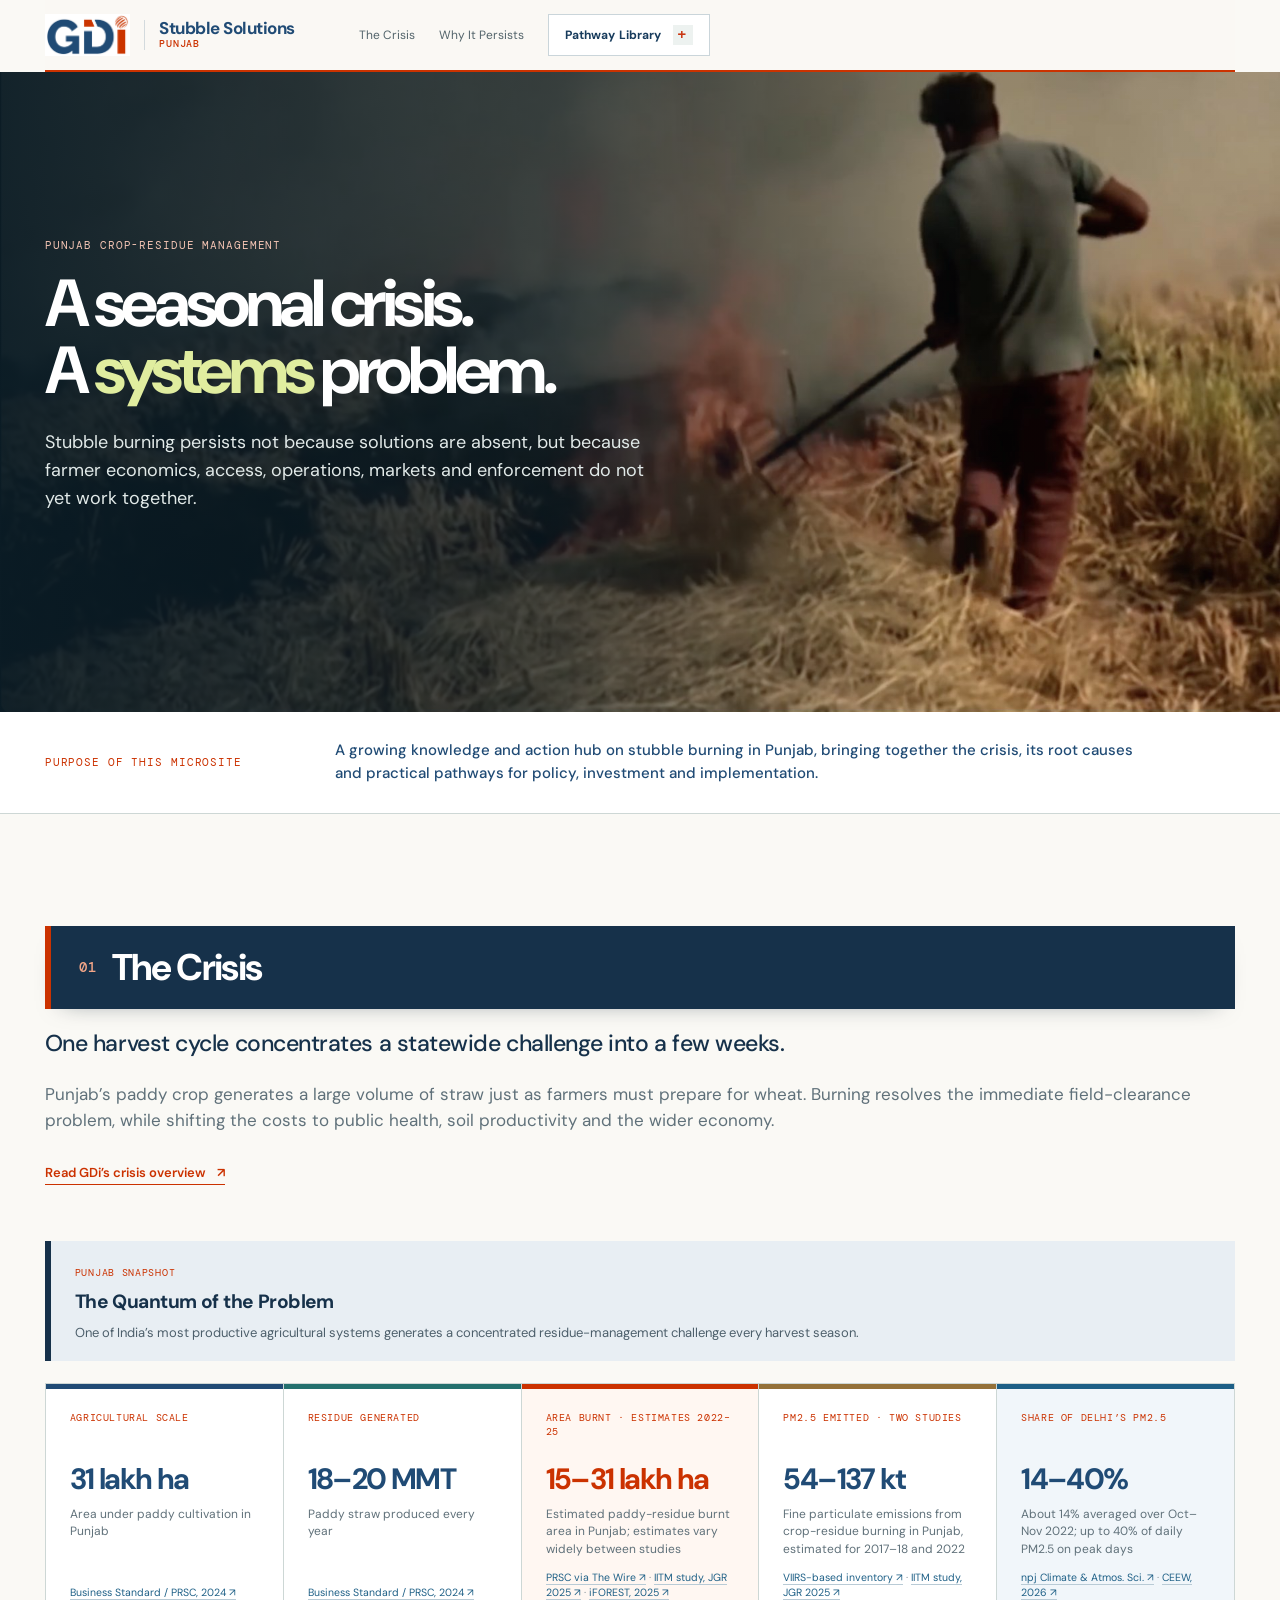
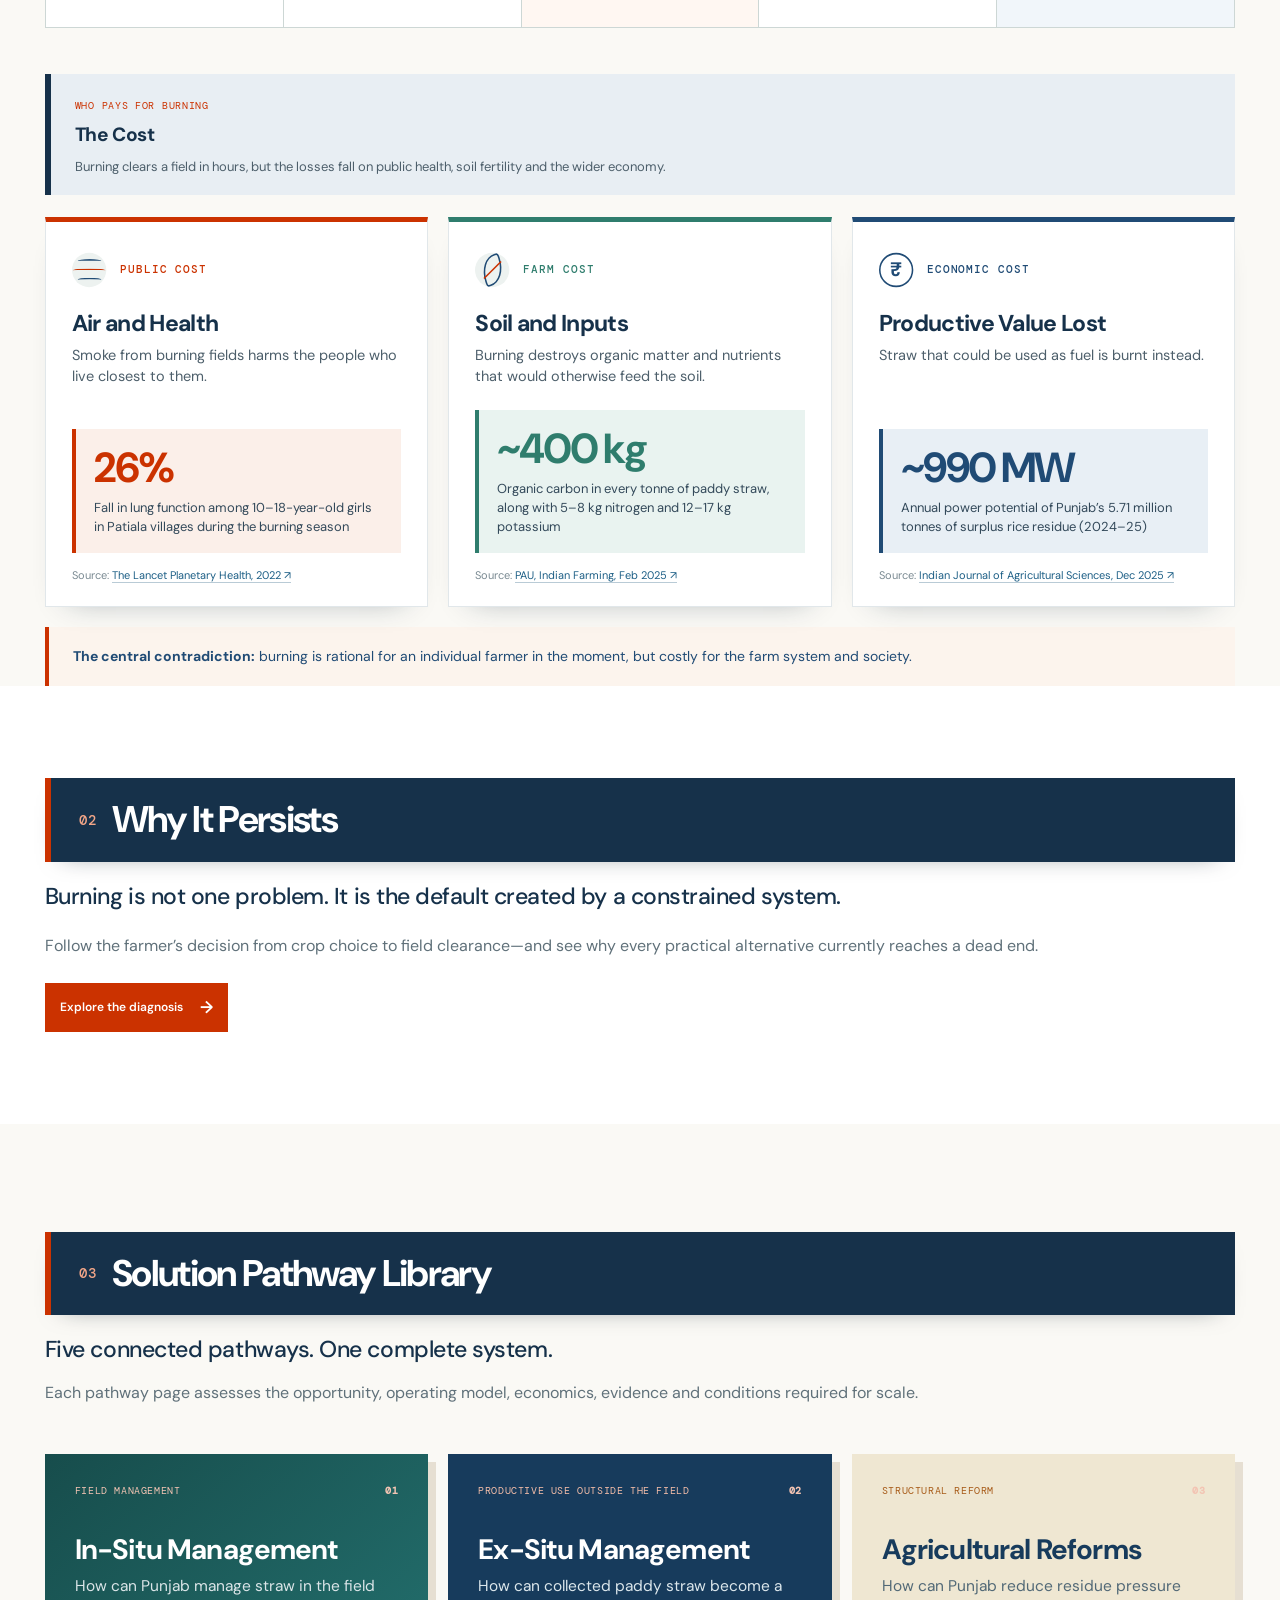
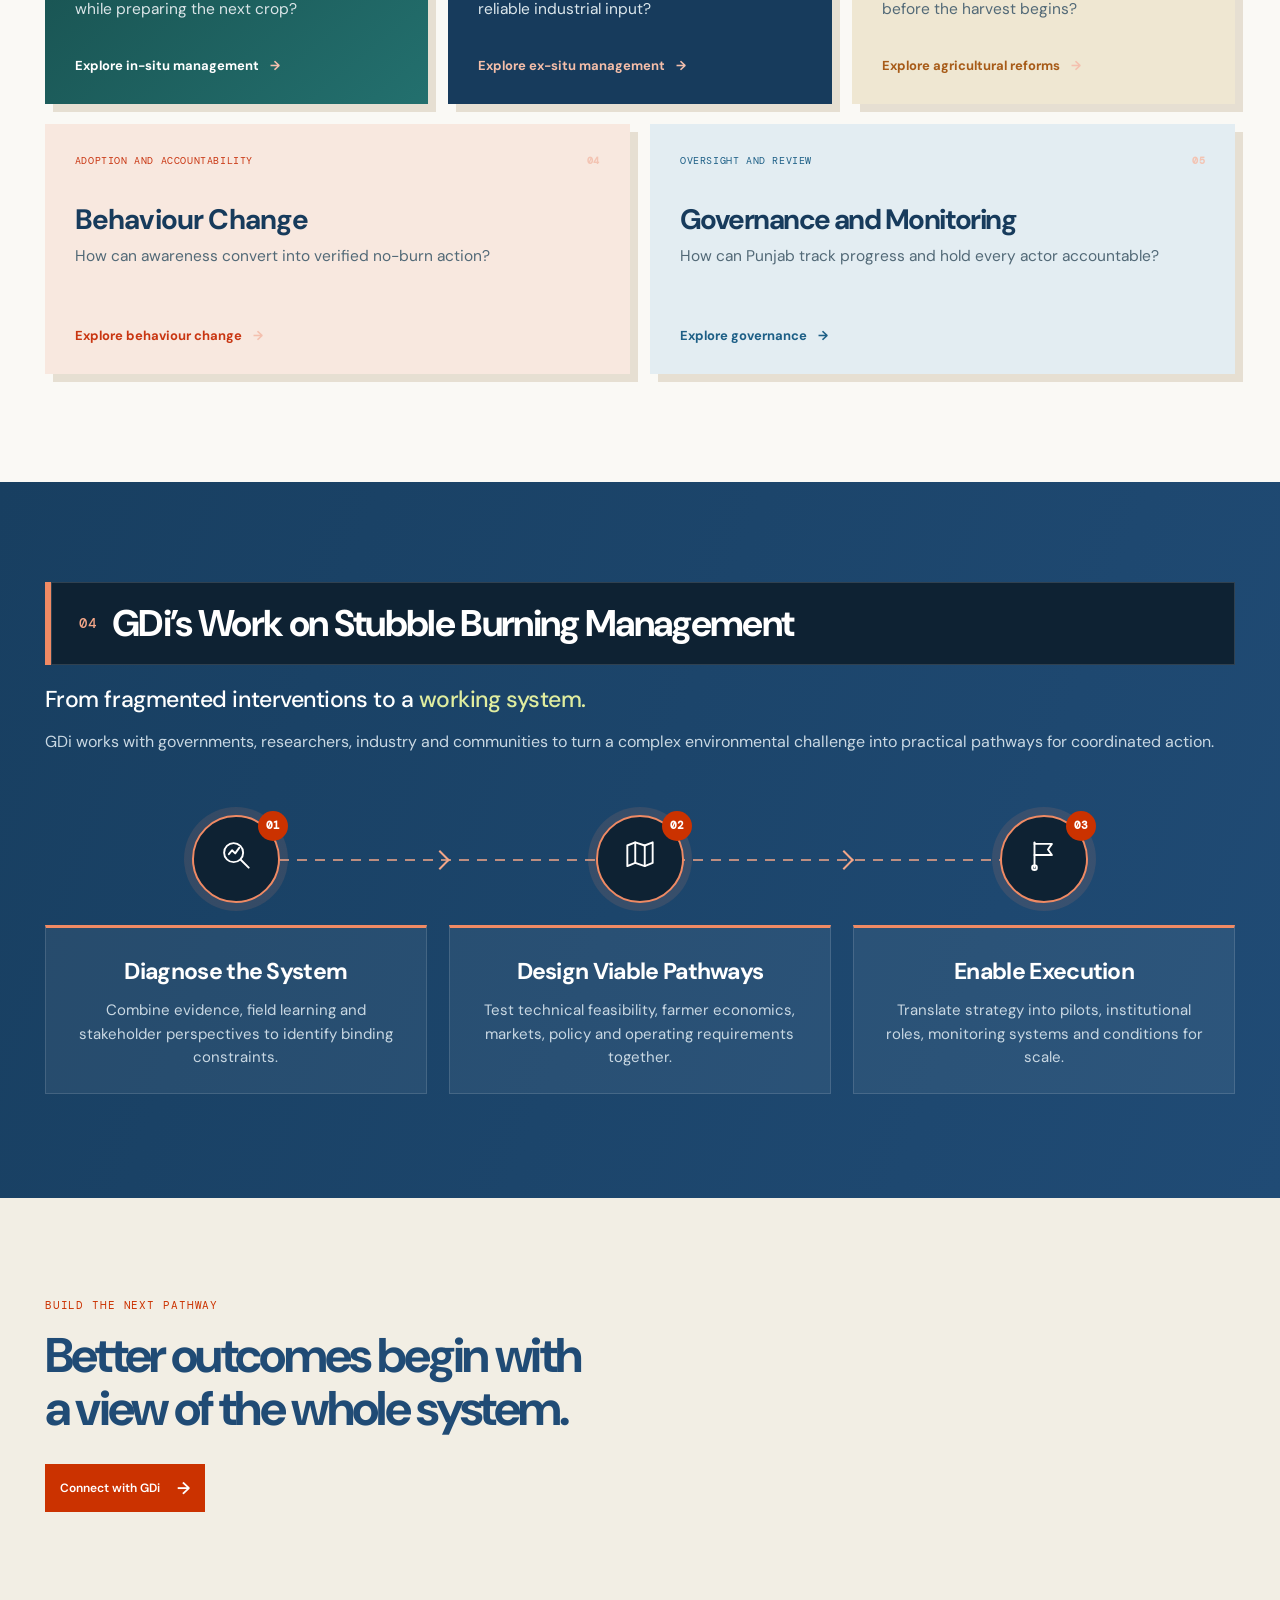
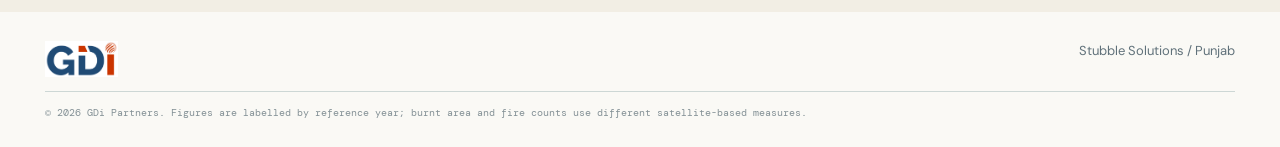
<file: index.html>
<!doctype html>
<html lang="en">
  <head>
    <!-- Google tag (gtag.js) -->
    <script async src="https://www.googletagmanager.com/gtag/js?id=G-KE79TGJ0NB"></script>
    <script>
      window.dataLayer = window.dataLayer || [];
      function gtag(){dataLayer.push(arguments);}
      gtag('js', new Date());
      gtag('config', 'G-KE79TGJ0NB');
    </script>
    <meta charset="UTF-8" />
    <meta name="viewport" content="width=device-width, initial-scale=1.0" />
    <meta name="description" content="A systems framework for crop-residue management in Punjab, from immediate alternatives to long-term agricultural reform." />
    <title>Stubble Burning Solutions | Punjab</title>
    <link rel="preconnect" href="https://fonts.googleapis.com" />
    <link rel="preconnect" href="https://fonts.gstatic.com" crossorigin />
    <link href="https://fonts.googleapis.com/css2?family=DM+Mono:wght@400;500&family=DM+Sans:opsz,wght@9..40,400;9..40,500;9..40,600;9..40,700&display=swap" rel="stylesheet" />
    <link rel="stylesheet" href="home.css" />
    <link rel="stylesheet" href="logo.css" />
    <link rel="stylesheet" href="hierarchy.css?v=20261125-1830" />
  <script src="pathway-nav.js?v=20261125-1740" defer></script></head>
  <body>
    <header class="topbar">
      <a href="#top" class="wordmark logo-link" aria-label="GDi Partners home"><img src="assets/gdi-logo.jpg" alt="GDi" /><span class="site-name"><b>Stubble Solutions</b><small>Punjab</small></span></a>
      <nav aria-label="Primary navigation"><a href="#why">The Crisis</a><a href="why-it-persists.html">Why It Persists</a><a href="#pathways">Pathway Library</a></nav>
      <a class="top-cta" href="#pathways">Explore pathways <span>↓</span></a>
    </header>

    <main id="top">
      <section class="hero">
        <img src="assets/stubble-burning-field.jpg" alt="A farmer tending a burning paddy-stubble field in Punjab" />
        <div class="shade"></div>
        <div class="hero-copy container">
          <p class="kicker light">Punjab crop-residue management</p>
          <h1>A seasonal crisis.<br />A <em>systems</em> problem.</h1>
          <p>Stubble burning persists not because solutions are absent, but because farmer economics, access, operations, markets and enforcement do not yet work together.</p>
        </div>
      </section>

      <section class="purpose" aria-labelledby="purpose-title">
        <div class="container purpose-grid">
          <p class="kicker" id="purpose-title">Purpose of this microsite</p>
          <p>A growing knowledge and action hub on stubble burning in Punjab, bringing together the crisis, its root causes and practical pathways for policy, investment and implementation.</p>
        </div>
      </section>

      <section id="why" class="why-section">
        <div class="container why-grid">
          <div class="why-heading"><p class="kicker section-title"><span class="section-num">01</span><span class="section-name">The Crisis</span></p><h2>One harvest cycle concentrates a statewide challenge into a few weeks.</h2></div>
          <div class="why-copy"><p>Punjab’s paddy crop generates a large volume of straw just as farmers must prepare for wheat. Burning resolves the immediate field-clearance problem, while shifting the costs to public health, soil productivity and the wider economy.</p><a class="underlink" href="https://www.gdipartners.in/blogs/understanding-the-crisis-and-pathways-to-address-stubble-burning-in-india" target="_blank" rel="noreferrer">Read GDi’s crisis overview <span>↗</span></a></div>
        </div>
        <div class="container crisis-visual" aria-label="Punjab's stubble-burning challenge in numbers">
          <div class="numbers-heading">
            <div><span>Punjab snapshot</span><h3>The Quantum of the Problem</h3></div>
            <p>One of India’s most productive agricultural systems generates a concentrated residue-management challenge every harvest season.</p>
          </div>
          <div class="punjab-numbers q5"><article class=""><span>Agricultural scale</span><strong>31 lakh ha</strong><p>Area under paddy cultivation in Punjab</p><p class="q-src"><a href="https://business-standard.com/industry/agriculture/punjab-reports-219-fresh-farm-fires-bringing-season-s-total-to-2-356-124102901507_1.html" target="_blank" rel="noopener">Business Standard / PRSC, 2024 ↗</a></p></article><article class=""><span>Residue generated</span><strong>18–20 MMT</strong><p>Paddy straw produced every year</p><p class="q-src"><a href="https://business-standard.com/industry/agriculture/punjab-reports-219-fresh-farm-fires-bringing-season-s-total-to-2-356-124102901507_1.html" target="_blank" rel="noopener">Business Standard / PRSC, 2024 ↗</a></p></article><article class="burnt-area"><span>Area burnt · estimates 2022–25</span><strong>15–31 lakh ha</strong><p>Estimated paddy-residue burnt area in Punjab; estimates vary widely between studies</p><p class="q-src"><a href="https://m.thewire.in/article/environment/punjab-stubble-fire-area/amp" target="_blank" rel="noopener">PRSC via The Wire ↗</a> · <a href="https://modis.gsfc.nasa.gov/sci_team/pubs/abstract_new.php?id=70750" target="_blank" rel="noopener">IITM study, JGR 2025 ↗</a> · <a href="https://www.tribuneindia.com/news/delhi/satellites-miss-majority-of-stubble-fires-delhi-air-pollution-underestimated-report" target="_blank" rel="noopener">iFOREST, 2025 ↗</a></p></article><article class=""><span>PM2.5 emitted · two studies</span><strong>54–137 kt</strong><p>Fine particulate emissions from crop-residue burning in Punjab, estimated for 2017–18 and 2022</p><p class="q-src"><a href="https://www.sciencedirect.com/science/article/abs/pii/S0269749120334485" target="_blank" rel="noopener">VIIRS-based inventory ↗</a> · <a href="https://modis.gsfc.nasa.gov/sci_team/pubs/abstract_new.php?id=70750" target="_blank" rel="noopener">IITM study, JGR 2025 ↗</a></p></article><article class="air-share"><span>Share of Delhi’s PM2.5</span><strong>14–40%</strong><p>About 14% averaged over Oct–Nov 2022; up to 40% of daily PM2.5 on peak days</p><p class="q-src"><a href="https://www.nature.com/articles/s41612-025-00901-8" target="_blank" rel="noopener">npj Climate & Atmos. Sci. ↗</a> · <a href="https://www.ceew.in/sites/default/files/ceew-stubble-studies-press-release-final.pdf" target="_blank" rel="noopener">CEEW, 2026 ↗</a></p></article></div>
          <div class="numbers-heading cost-heading">
            <div><span>Who pays for burning</span><h3>The Cost</h3></div>
            <p>Burning clears a field in hours, but the losses fall on public health, soil fertility and the wider economy.</p>
          </div>
          <div class="cost-cards">
            <article class="cost-card cost-public">
              <div class="cost-top"><div class="impact-icon air-icon"><i></i><i></i><i></i></div><span>Public cost</span></div>
              <h3>Air and Health</h3>
              <p class="cost-line">Smoke from burning fields harms the people who live closest to them.</p>
              <div class="cost-figure"><strong>26%</strong><p>Fall in lung function among 10–18-year-old girls in Patiala villages during the burning season</p></div>
              <p class="cost-source">Source: <a href="https://www.teriin.org/sites/default/files/2023-09/1694685266Uttreja%20et%20al.%20%282022%29-The%20Lancet%20Planetary%20Health.pdf" target="_blank" rel="noopener">The Lancet Planetary Health, 2022 ↗</a></p>
            </article>
            <article class="cost-card cost-farm">
              <div class="cost-top"><div class="impact-icon soil-icon"><i></i></div><span>Farm cost</span></div>
              <h3>Soil and Inputs</h3>
              <p class="cost-line">Burning destroys organic matter and nutrients that would otherwise feed the soil.</p>
              <div class="cost-figure"><strong>~400 kg</strong><p>Organic carbon in every tonne of paddy straw, along with 5–8 kg nitrogen and 12–17 kg potassium</p></div>
              <p class="cost-source">Source: <a href="https://epubs.icar.org.in/index.php/IndFarm/article/view/150489" target="_blank" rel="noopener">PAU, Indian Farming, Feb 2025 ↗</a></p>
            </article>
            <article class="cost-card cost-economic">
              <div class="cost-top"><div class="impact-icon value-icon">₹</div><span>Economic cost</span></div>
              <h3>Productive Value Lost</h3>
              <p class="cost-line">Straw that could be used as fuel is burnt instead.</p>
              <div class="cost-figure"><strong>~990 MW</strong><p>Annual power potential of Punjab’s 5.71 million tonnes of surplus rice residue (2024–25)</p></div>
              <p class="cost-source">Source: <a href="https://epubs.icar.org.in/index.php/IJAgS/article/download/161856/64876/513252" target="_blank" rel="noopener">Indian Journal of Agricultural Sciences, Dec 2025 ↗</a></p>
            </article>
          </div>
          <p class="crisis-caption"><b>The central contradiction:</b> burning is rational for an individual farmer in the moment, but costly for the farm system and society.</p>
        </div>
      </section>

      <section class="diagnosis-teaser">
        <div class="container diagnosis-grid">
          <div><p class="kicker section-title"><span class="section-num">02</span><span class="section-name">Why It Persists</span></p><h2>Burning is not one problem. It is the default created by a constrained system.</h2></div>
          <div><p>Follow the farmer’s decision from crop choice to field clearance—and see why every practical alternative currently reaches a dead end.</p><a class="button" href="why-it-persists.html">Explore the diagnosis <span>→</span></a></div>
        </div>
      </section>

      <section id="pathways" class="pathways-section">
        <div class="container pathways-grid pathways-expanded">
          <div><p class="kicker section-title"><span class="section-num">03</span><span class="section-name">Solution Pathway Library</span></p><h2>Five connected pathways. One complete system.</h2><p>Each pathway page assesses the opportunity, operating model, economics, evidence and conditions required for scale.</p></div>
          <a class="biochar-feature insitu-feature" href="in-situ.html"><div class="feature-label"><span>Field management</span><b>01</b></div><h3>In-Situ Management</h3><p>How can Punjab manage straw in the field while preparing the next crop?</p><strong>Explore in-situ management <em>→</em></strong></a>
          <a class="biochar-feature exsitu-feature" href="ex-situ.html"><div class="feature-label"><span>Productive use outside the field</span><b>02</b></div><h3>Ex-Situ Management</h3><p>How can collected paddy straw become a reliable industrial input?</p><strong>Explore ex-situ management <em>→</em></strong></a>
          <a class="biochar-feature reform-feature" href="agri-reforms.html"><div class="feature-label"><span>Structural reform</span><b>03</b></div><h3>Agricultural Reforms</h3><p>How can Punjab reduce residue pressure before the harvest begins?</p><strong>Explore agricultural reforms <em>→</em></strong></a>
          <a class="biochar-feature behaviour-feature" href="behaviour-change.html"><div class="feature-label"><span>Adoption and accountability</span><b>04</b></div><h3>Behaviour Change</h3><p>How can awareness convert into verified no-burn action?</p><strong>Explore behaviour change <em>→</em></strong></a>
          <a class="biochar-feature governance-feature" href="review-and-monitoring.html"><div class="feature-label"><span>Oversight and review</span><b>05</b></div><h3>Governance and Monitoring</h3><p>How can Punjab track progress and hold every actor accountable?</p><strong>Explore governance <em>→</em></strong></a>
        </div>
      </section>

      <section id="work" class="work"><div class="container gw">
        <div class="gw-head"><p class="kicker light section-title on-dark"><span class="section-num">04</span><span class="section-name">GDi’s Work on Stubble Burning Management</span></p><h2>From fragmented interventions to a <em>working system.</em></h2><p>GDi works with governments, researchers, industry and communities to turn a complex environmental challenge into practical pathways for coordinated action.</p></div>
        <ol class="gw-flow"><li class="gw-step"><div class="gw-node"><span class="gw-num">01</span><div class="gw-icon"><svg viewBox="0 0 48 48" aria-hidden="true"><circle cx="21" cy="21" r="12"/><path d="M30 30l10 10"/><path d="M15 23l4-5 4 4 5-7"/></svg></div></div><div class="gw-body"><h3>Diagnose the System</h3><p>Combine evidence, field learning and stakeholder perspectives to identify binding constraints.</p></div></li><li class="gw-step"><div class="gw-node"><span class="gw-num">02</span><div class="gw-icon"><svg viewBox="0 0 48 48" aria-hidden="true"><path d="M8 38V12l10-4 12 4 10-4v26l-10 4-12-4z"/><path d="M18 8v26M30 12v26"/></svg></div></div><div class="gw-body"><h3>Design Viable Pathways</h3><p>Test technical feasibility, farmer economics, markets, policy and operating requirements together.</p></div></li><li class="gw-step"><div class="gw-node"><span class="gw-num">03</span><div class="gw-icon"><svg viewBox="0 0 48 48" aria-hidden="true"><path d="M12 40V8"/><path d="M12 10h22l-5 7 5 7H12"/><circle cx="12" cy="40" r="3"/></svg></div></div><div class="gw-body"><h3>Enable Execution</h3><p>Translate strategy into pilots, institutional roles, monitoring systems and conditions for scale.</p></div></li></ol>
      </div></section>
      <section id="contact" class="contact"><div class="container"><p class="kicker">Build the next pathway</p><h2>Better outcomes begin with<br />a view of the whole system.</h2><a class="button" href="mailto:ankit@gdipartners.in">Connect with GDi <span>→</span></a></div></section>
    </main>
    <footer class="container"><a class="wordmark logo-link footer-logo" href="#top" aria-label="GDi Partners home"><img src="assets/gdi-logo.jpg" alt="GDi" /></a><p>Stubble Solutions / Punjab</p><small>© 2026 GDi Partners. Figures are labelled by reference year; burnt area and fire counts use different satellite-based measures.</small></footer>
  </body>
</html>
</file>
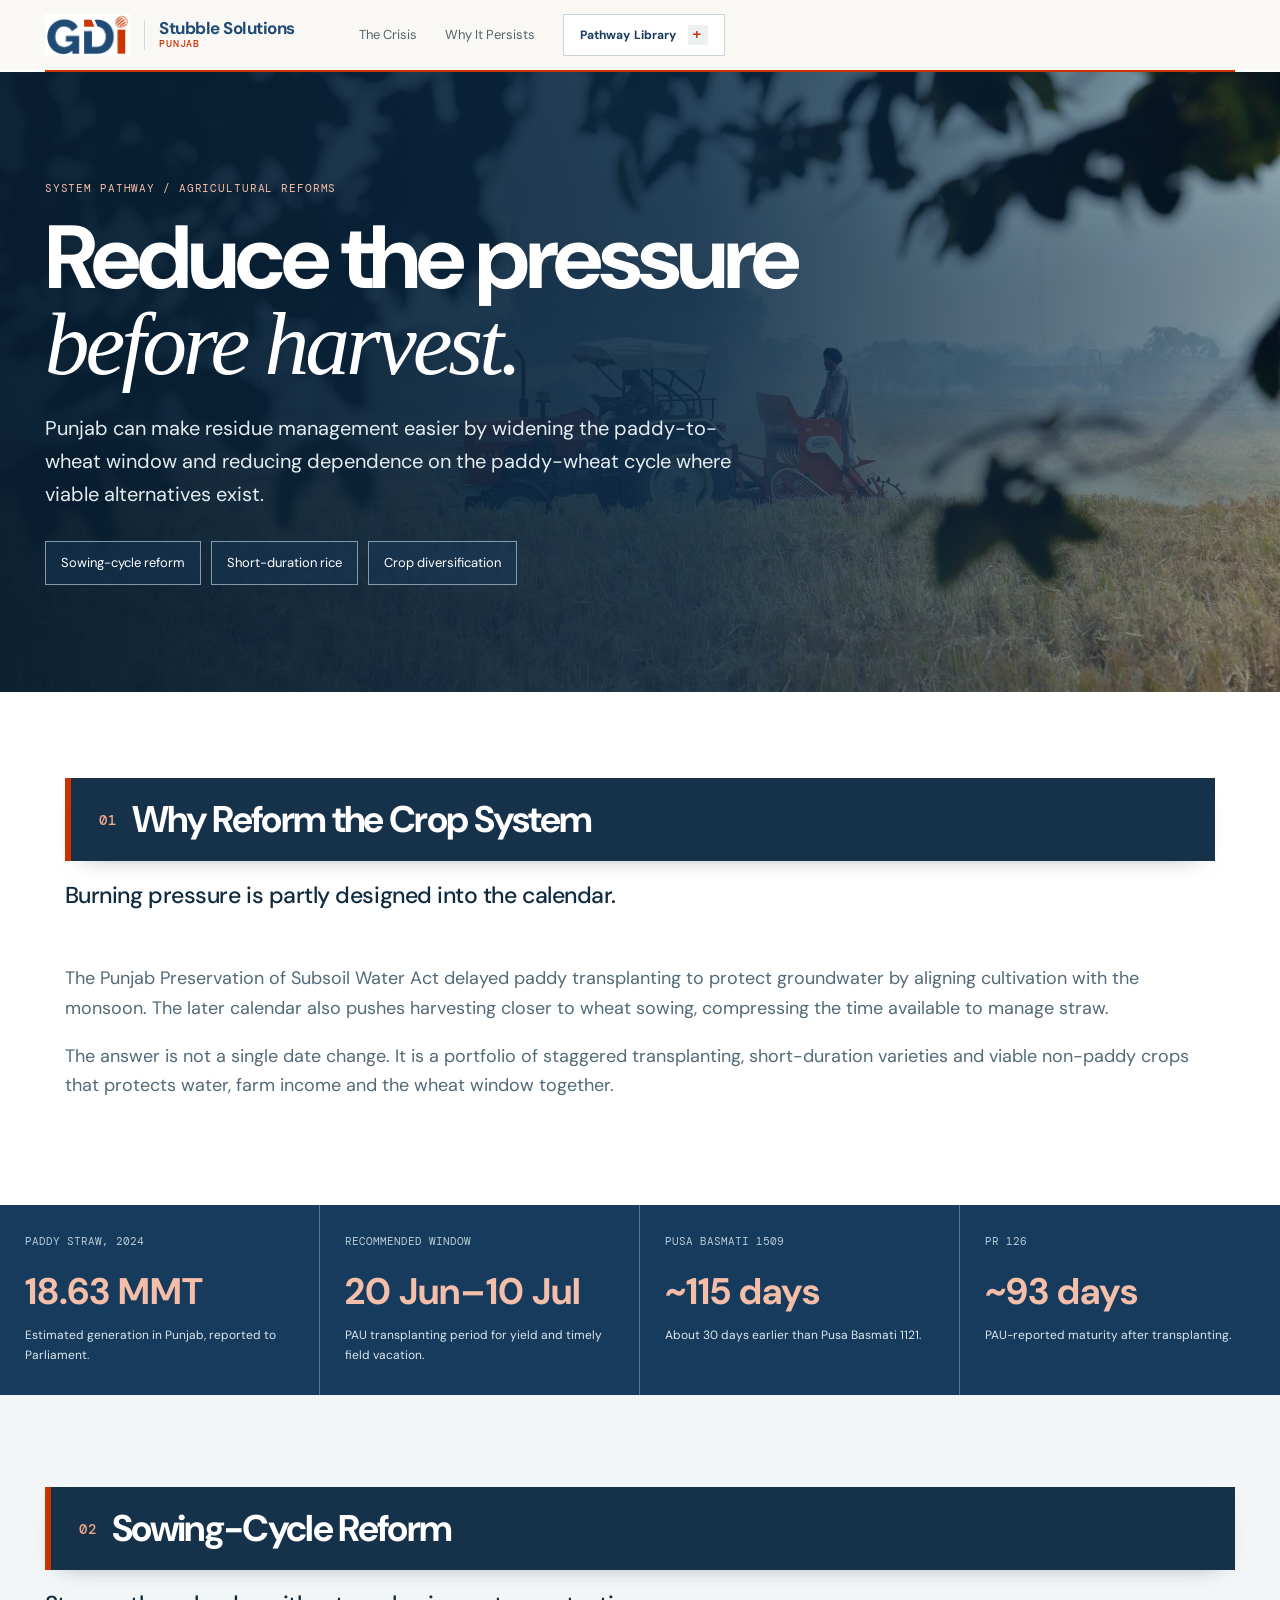
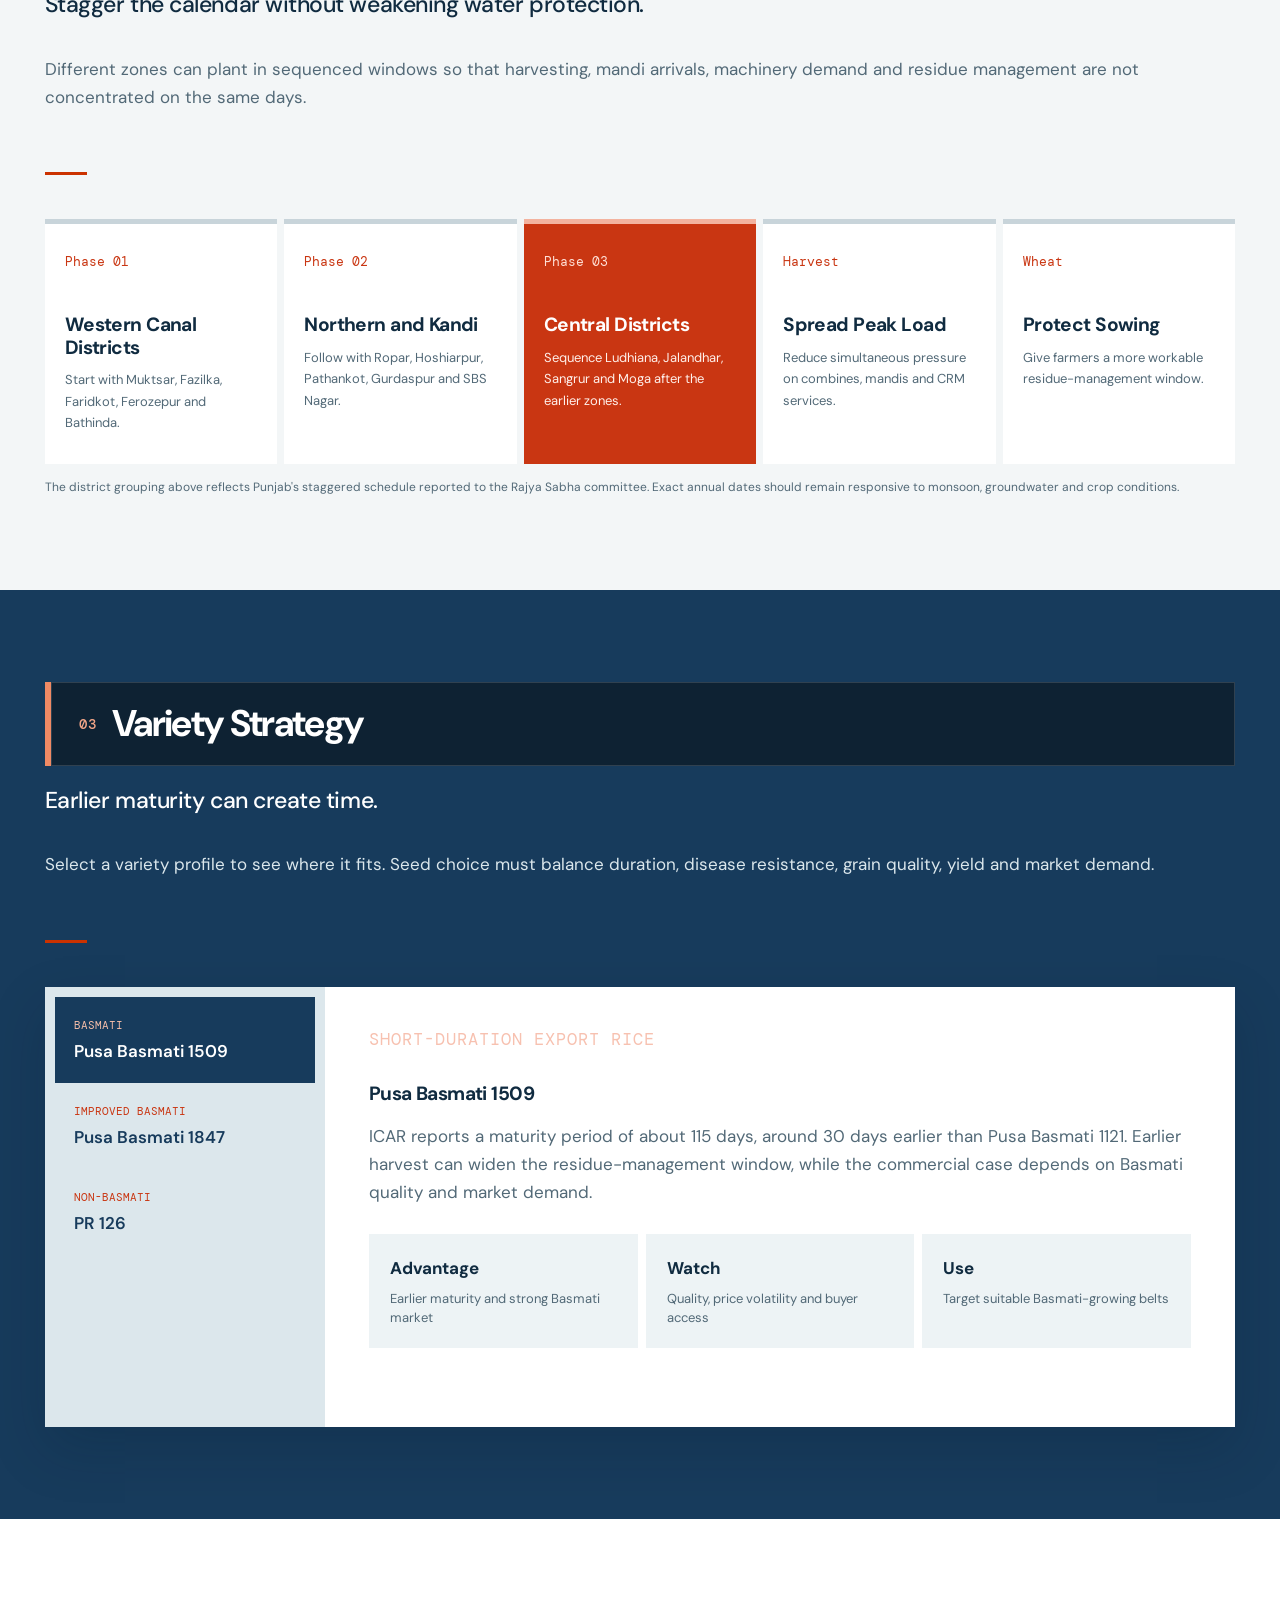
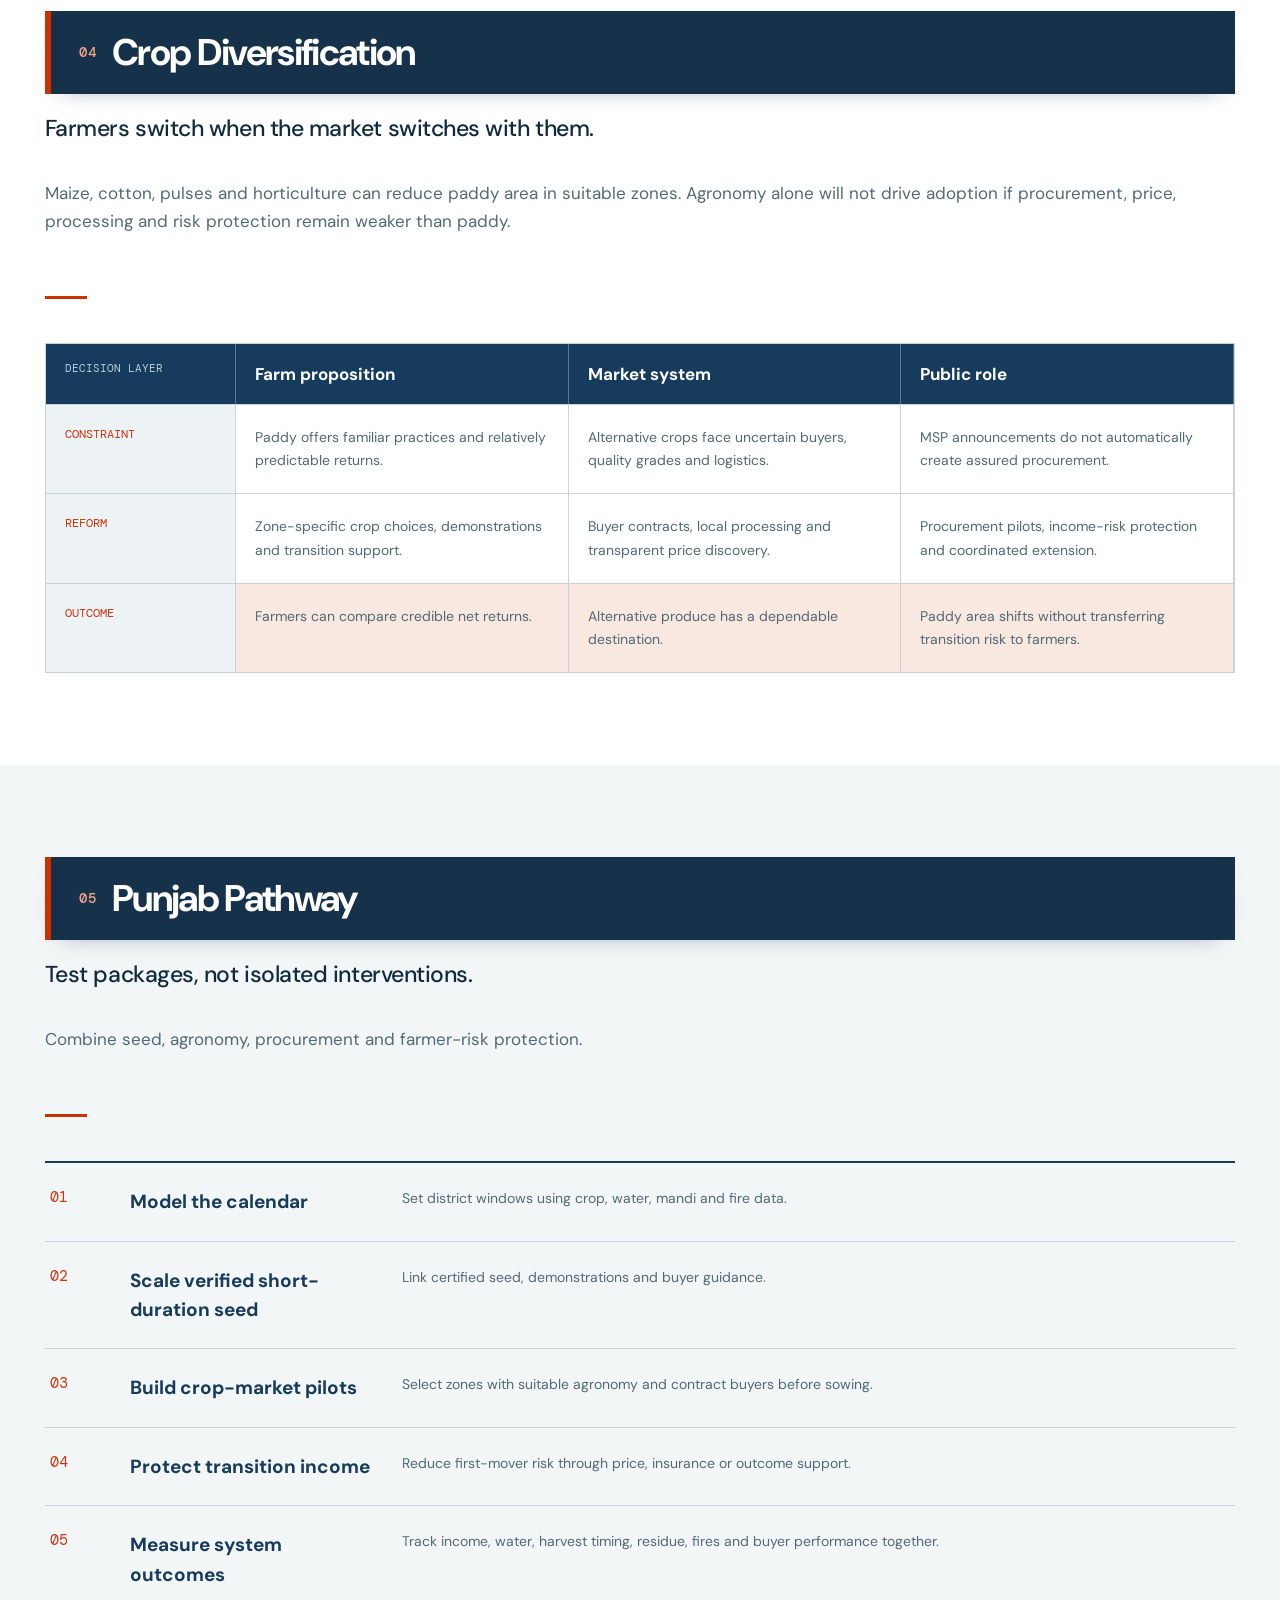
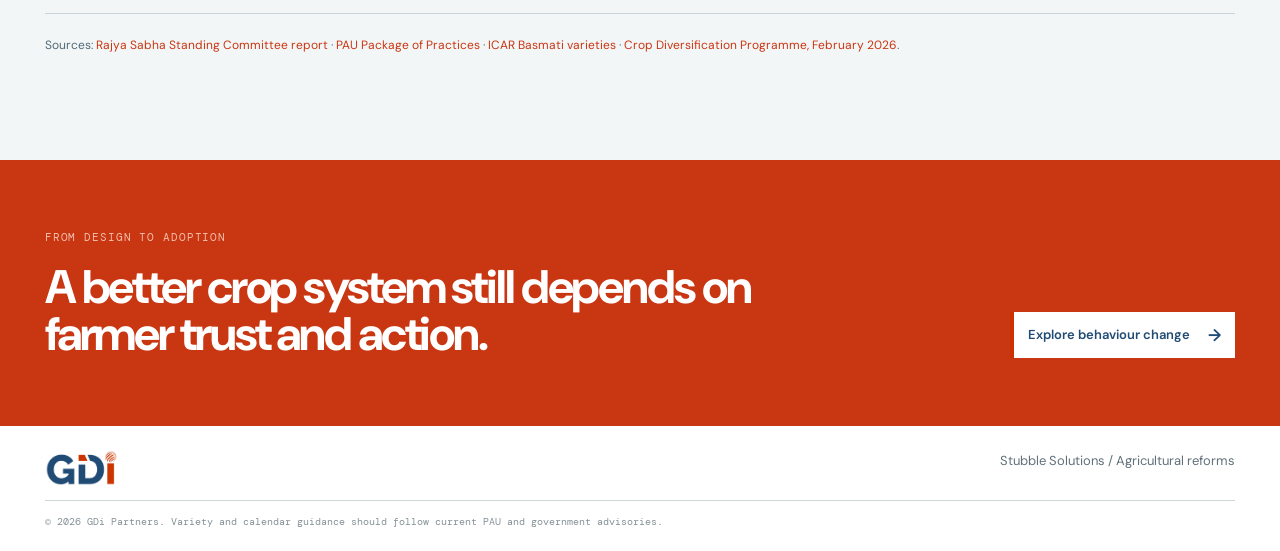
<file: agri-reforms.html>
<!doctype html>
<html lang="en"><head>
    <!-- Google tag (gtag.js) -->
    <script async src="https://www.googletagmanager.com/gtag/js?id=G-KE79TGJ0NB"></script>
    <script>
      window.dataLayer = window.dataLayer || [];
      function gtag(){dataLayer.push(arguments);}
      gtag('js', new Date());
      gtag('config', 'G-KE79TGJ0NB');
    </script><meta charset="UTF-8"/><meta name="viewport" content="width=device-width,initial-scale=1.0"/><meta name="description" content="Agricultural reforms that can reduce Punjab's stubble-burning pressure through a better sowing cycle, short-duration rice and crop diversification."/><title>Agricultural Reforms | Stubble Solutions, Punjab</title><link rel="preconnect" href="https://fonts.googleapis.com"/><link rel="preconnect" href="https://fonts.gstatic.com" crossorigin/><link href="https://fonts.googleapis.com/css2?family=DM+Mono:wght@400;500&family=DM+Sans:opsz,wght@9..40,400;9..40,500;9..40,600;9..40,700&display=swap" rel="stylesheet"/><link rel="stylesheet" href="funders.css"/><link rel="stylesheet" href="palette-update.css"/><link rel="stylesheet" href="consulting-polish.css"/><link rel="stylesheet" href="logo.css"/><link rel="stylesheet" href="ex-situ.css"/><link rel="stylesheet" href="completion-pathways.css"/>
    <link rel="stylesheet" href="hierarchy.css?v=20261125-1830" /><script src="pathway-nav.js?v=20261125-1740" defer></script></head>
<body class="ex-page path-page"><header class="topbar"><a href="index.html" class="wordmark logo-link"><img src="assets/gdi-logo.jpg" alt="GDi"/><span class="site-name"><b>Stubble Solutions</b><small>Punjab</small></span></a><nav><a href="index.html#why">The Crisis</a><a href="why-it-persists.html">Why It Persists</a><a href="index.html#pathways">Pathway Library</a></nav><a class="top-cta" href="index.html#pathways">All pathways <span>↗</span></a></header>
<main><section class="path-hero"><img src="assets/insitu-field-photo.jpg" alt="Paddy field and farm machinery in Punjab"/><div class="path-shade"></div><div class="container path-hero-copy"><p class="kicker light">System pathway / Agricultural reforms</p><h1>Reduce the pressure<br/><em>before harvest.</em></h1><p>Punjab can make residue management easier by widening the paddy-to-wheat window and reducing dependence on the paddy-wheat cycle where viable alternatives exist.</p><div class="path-jumps"><a href="#calendar">Sowing-cycle reform</a><a href="#varieties">Short-duration rice</a><a href="#diversification">Crop diversification</a></div></div></section>
<section class="container path-summary"><div><p class="kicker section-title"><span class="section-num">01</span><span class="section-name">Why Reform the Crop System</span></p><h2>Burning pressure is partly designed into the calendar.</h2></div><div><p>The Punjab Preservation of Subsoil Water Act delayed paddy transplanting to protect groundwater by aligning cultivation with the monsoon. The later calendar also pushes harvesting closer to wheat sowing, compressing the time available to manage straw.</p><p>The answer is not a single date change. It is a portfolio of staggered transplanting, short-duration varieties and viable non-paddy crops that protects water, farm income and the wheat window together.</p></div></section>
<section class="metric-strip"><article><span>Paddy straw, 2024</span><strong>18.63 MMT</strong><p>Estimated generation in Punjab, reported to Parliament.</p></article><article><span>Recommended window</span><strong>20 Jun–10 Jul</strong><p>PAU transplanting period for yield and timely field vacation.</p></article><article><span>Pusa Basmati 1509</span><strong>~115 days</strong><p>About 30 days earlier than Pusa Basmati 1121.</p></article><article><span>PR 126</span><strong>~93 days</strong><p>PAU-reported maturity after transplanting.</p></article></section>
<section id="calendar" class="path-section tint"><div class="container"><div class="section-intro"><div><p class="kicker section-title"><span class="section-num">02</span><span class="section-name">Sowing-Cycle Reform</span></p><h2>Stagger the calendar without weakening water protection.</h2></div><p>Different zones can plant in sequenced windows so that harvesting, mandi arrivals, machinery demand and residue management are not concentrated on the same days.</p></div><div class="process-grid"><article><span>Phase 01</span><h3>Western Canal Districts</h3><p>Start with Muktsar, Fazilka, Faridkot, Ferozepur and Bathinda.</p></article><article><span>Phase 02</span><h3>Northern and Kandi</h3><p>Follow with Ropar, Hoshiarpur, Pathankot, Gurdaspur and SBS Nagar.</p></article><article class="active"><span>Phase 03</span><h3>Central Districts</h3><p>Sequence Ludhiana, Jalandhar, Sangrur and Moga after the earlier zones.</p></article><article><span>Harvest</span><h3>Spread Peak Load</h3><p>Reduce simultaneous pressure on combines, mandis and CRM services.</p></article><article><span>Wheat</span><h3>Protect Sowing</h3><p>Give farmers a more workable residue-management window.</p></article></div><p class="metric-note">The district grouping above reflects Punjab's staggered schedule reported to the Rajya Sabha committee. Exact annual dates should remain responsive to monsoon, groundwater and crop conditions.</p></div></section>
<section id="varieties" class="path-section dark"><div class="container"><div class="section-intro"><div><p class="kicker section-title on-dark"><span class="section-num">03</span><span class="section-name">Variety Strategy</span></p><h2>Earlier maturity can create time.</h2></div><p>Select a variety profile to see where it fits. Seed choice must balance duration, disease resistance, grain quality, yield and market demand.</p></div><div class="path-tabs" data-path-tabs><div class="path-tab-list"><button data-path-tab="pb1509" aria-selected="true"><span>Basmati</span>Pusa Basmati 1509</button><button data-path-tab="pb1847" aria-selected="false"><span>Improved Basmati</span>Pusa Basmati 1847</button><button data-path-tab="pr126" aria-selected="false"><span>Non-Basmati</span>PR 126</button></div><div class="path-tab-panels"><div class="path-tab-panel" data-path-panel="pb1509"><p class="card-label">Short-duration export rice</p><h3>Pusa Basmati 1509</h3><p>ICAR reports a maturity period of about 115 days, around 30 days earlier than Pusa Basmati 1121. Earlier harvest can widen the residue-management window, while the commercial case depends on Basmati quality and market demand.</p><div class="mini-grid"><article><b>Advantage</b><span>Earlier maturity and strong Basmati market</span></article><article><b>Watch</b><span>Quality, price volatility and buyer access</span></article><article><b>Use</b><span>Target suitable Basmati-growing belts</span></article></div></div><div class="path-tab-panel" data-path-panel="pb1847" hidden><p class="card-label">Improved line of PB1509</p><h3>Pusa Basmati 1847</h3><p>An improved near-isogenic line of PB1509 with resistance to key diseases. It can retain the short-duration logic while reducing some production risk.</p><div class="mini-grid"><article><b>Advantage</b><span>Disease resistance plus PB1509 background</span></article><article><b>Watch</b><span>Seed availability and quality segregation</span></article><article><b>Use</b><span>Demonstrate with procurement partners</span></article></div></div><div class="path-tab-panel" data-path-panel="pr126" hidden><p class="card-label">PAU short-duration rice</p><h3>PR 126</h3><p>PAU recommends this short-duration variety and specifies younger seedlings and a bounded transplanting window. It can help timely field vacation, but variety deployment must follow current PAU guidance.</p><div class="mini-grid"><article><b>Advantage</b><span>Short duration for the paddy-wheat system</span></article><article><b>Watch</b><span>Transplanting age and date discipline</span></article><article><b>Use</b><span>Scale through certified seed and extension</span></article></div></div></div></div></div></section>
<section id="diversification" class="path-section"><div class="container"><div class="section-intro"><div><p class="kicker section-title"><span class="section-num">04</span><span class="section-name">Crop Diversification</span></p><h2>Farmers switch when the market switches with them.</h2></div><p>Maize, cotton, pulses and horticulture can reduce paddy area in suitable zones. Agronomy alone will not drive adoption if procurement, price, processing and risk protection remain weaker than paddy.</p></div><div class="system-table"><div class="system-table-head"><span>Decision layer</span><b>Farm proposition</b><b>Market system</b><b>Public role</b></div><div class="system-row"><strong>Constraint</strong><p>Paddy offers familiar practices and relatively predictable returns.</p><p>Alternative crops face uncertain buyers, quality grades and logistics.</p><p>MSP announcements do not automatically create assured procurement.</p></div><div class="system-row"><strong>Reform</strong><p>Zone-specific crop choices, demonstrations and transition support.</p><p>Buyer contracts, local processing and transparent price discovery.</p><p>Procurement pilots, income-risk protection and coordinated extension.</p></div><div class="system-row outcome"><strong>Outcome</strong><p>Farmers can compare credible net returns.</p><p>Alternative produce has a dependable destination.</p><p>Paddy area shifts without transferring transition risk to farmers.</p></div></div></div></section>
<section class="path-section tint"><div class="container"><div class="section-intro"><div><p class="kicker section-title"><span class="section-num">05</span><span class="section-name">Punjab Pathway</span></p><h2>Test packages, not isolated interventions.</h2></div><p>Combine seed, agronomy, procurement and farmer-risk protection.</p></div><ol class="recommend-list"><li><b>Model the calendar</b><p>Set district windows using crop, water, mandi and fire data.</p></li><li><b>Scale verified short-duration seed</b><p>Link certified seed, demonstrations and buyer guidance.</p></li><li><b>Build crop-market pilots</b><p>Select zones with suitable agronomy and contract buyers before sowing.</p></li><li><b>Protect transition income</b><p>Reduce first-mover risk through price, insurance or outcome support.</p></li><li><b>Measure system outcomes</b><p>Track income, water, harvest timing, residue, fires and buyer performance together.</p></li></ol><p class="source-line">Sources: <a href="https://sansad.in/getFile/rsnew/Committee_site/Committee_File/ReportFile/19/217/401_2025_12_17.pdf?source=rajyasabha" target="_blank" rel="noreferrer">Rajya Sabha Standing Committee report</a> · <a href="https://pau.edu/content/ccil/pf/pp_kharif.pdf" target="_blank" rel="noreferrer">PAU Package of Practices</a> · <a href="https://icar.gov.in/en/crop-science/basmati-rice-varieties" target="_blank" rel="noreferrer">ICAR Basmati varieties</a> · <a href="https://www.pib.gov.in/PressReleseDetailm.aspx?PRID=2225974&amp;lang=2&amp;reg=3" target="_blank" rel="noreferrer">Crop Diversification Programme, February 2026</a>.</p></div></section>
<section class="path-next"><div class="container"><div><p class="kicker light">From design to adoption</p><h2>A better crop system still depends on farmer trust and action.</h2></div><a class="button light-button" href="behaviour-change.html">Explore behaviour change <span>→</span></a></div></section></main><footer class="container"><a class="wordmark logo-link footer-logo" href="index.html"><img src="assets/gdi-logo.jpg" alt="GDi"/></a><p>Stubble Solutions / Agricultural reforms</p><small>© 2026 GDi Partners. Variety and calendar guidance should follow current PAU and government advisories.</small></footer><script src="completion-pathways.js" defer></script></body></html>
</file>
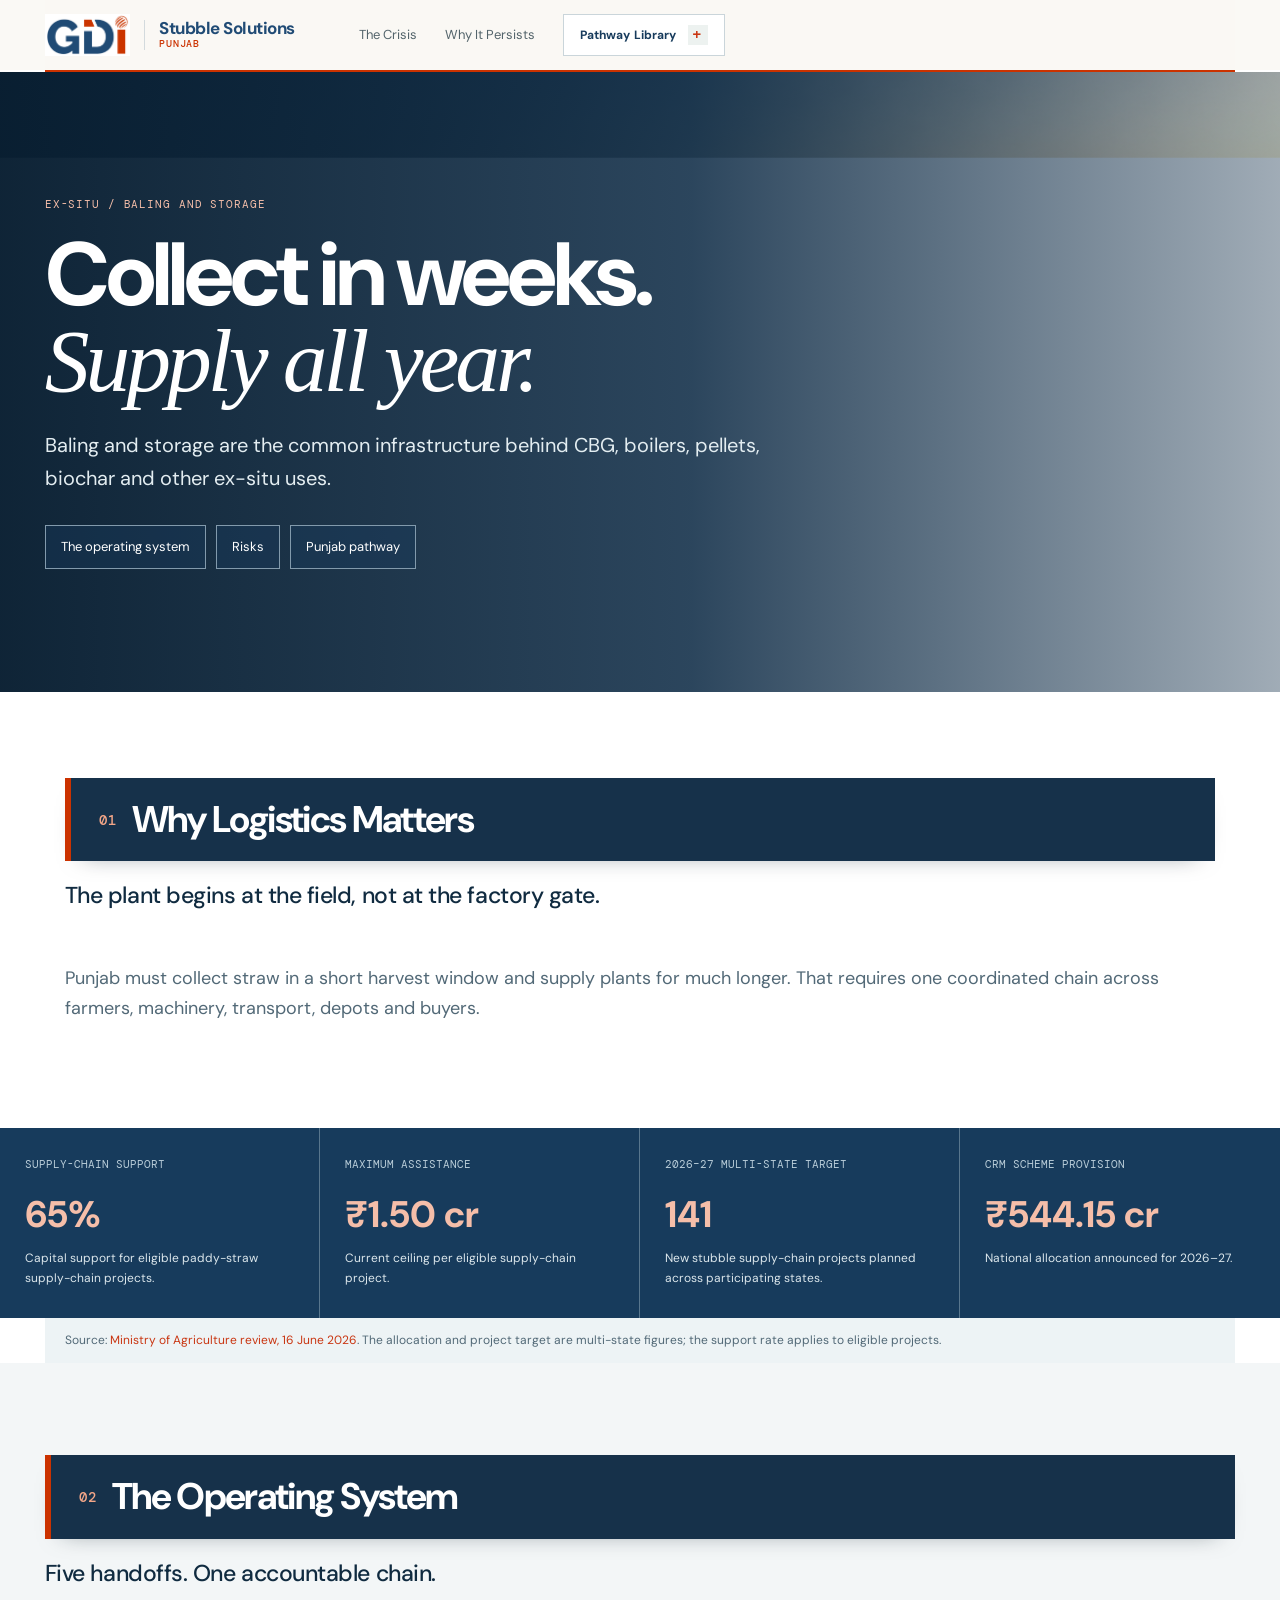
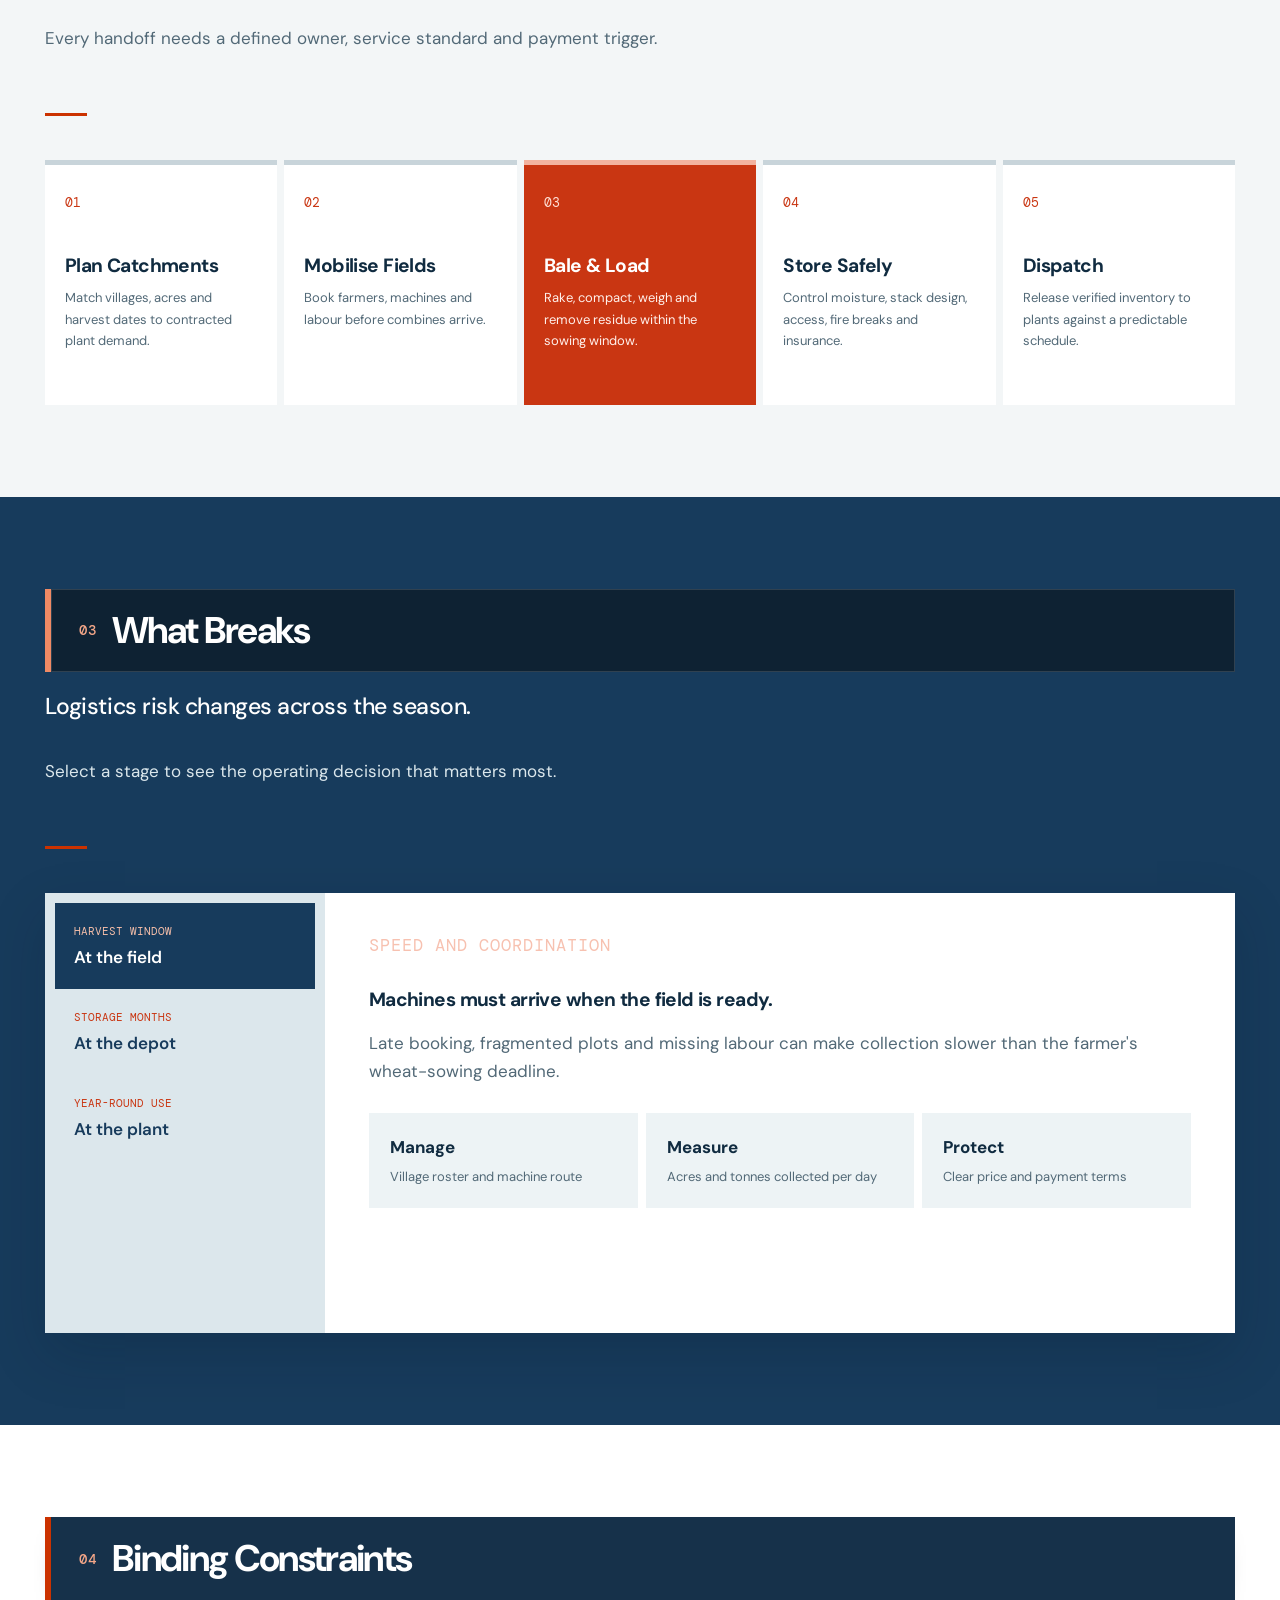
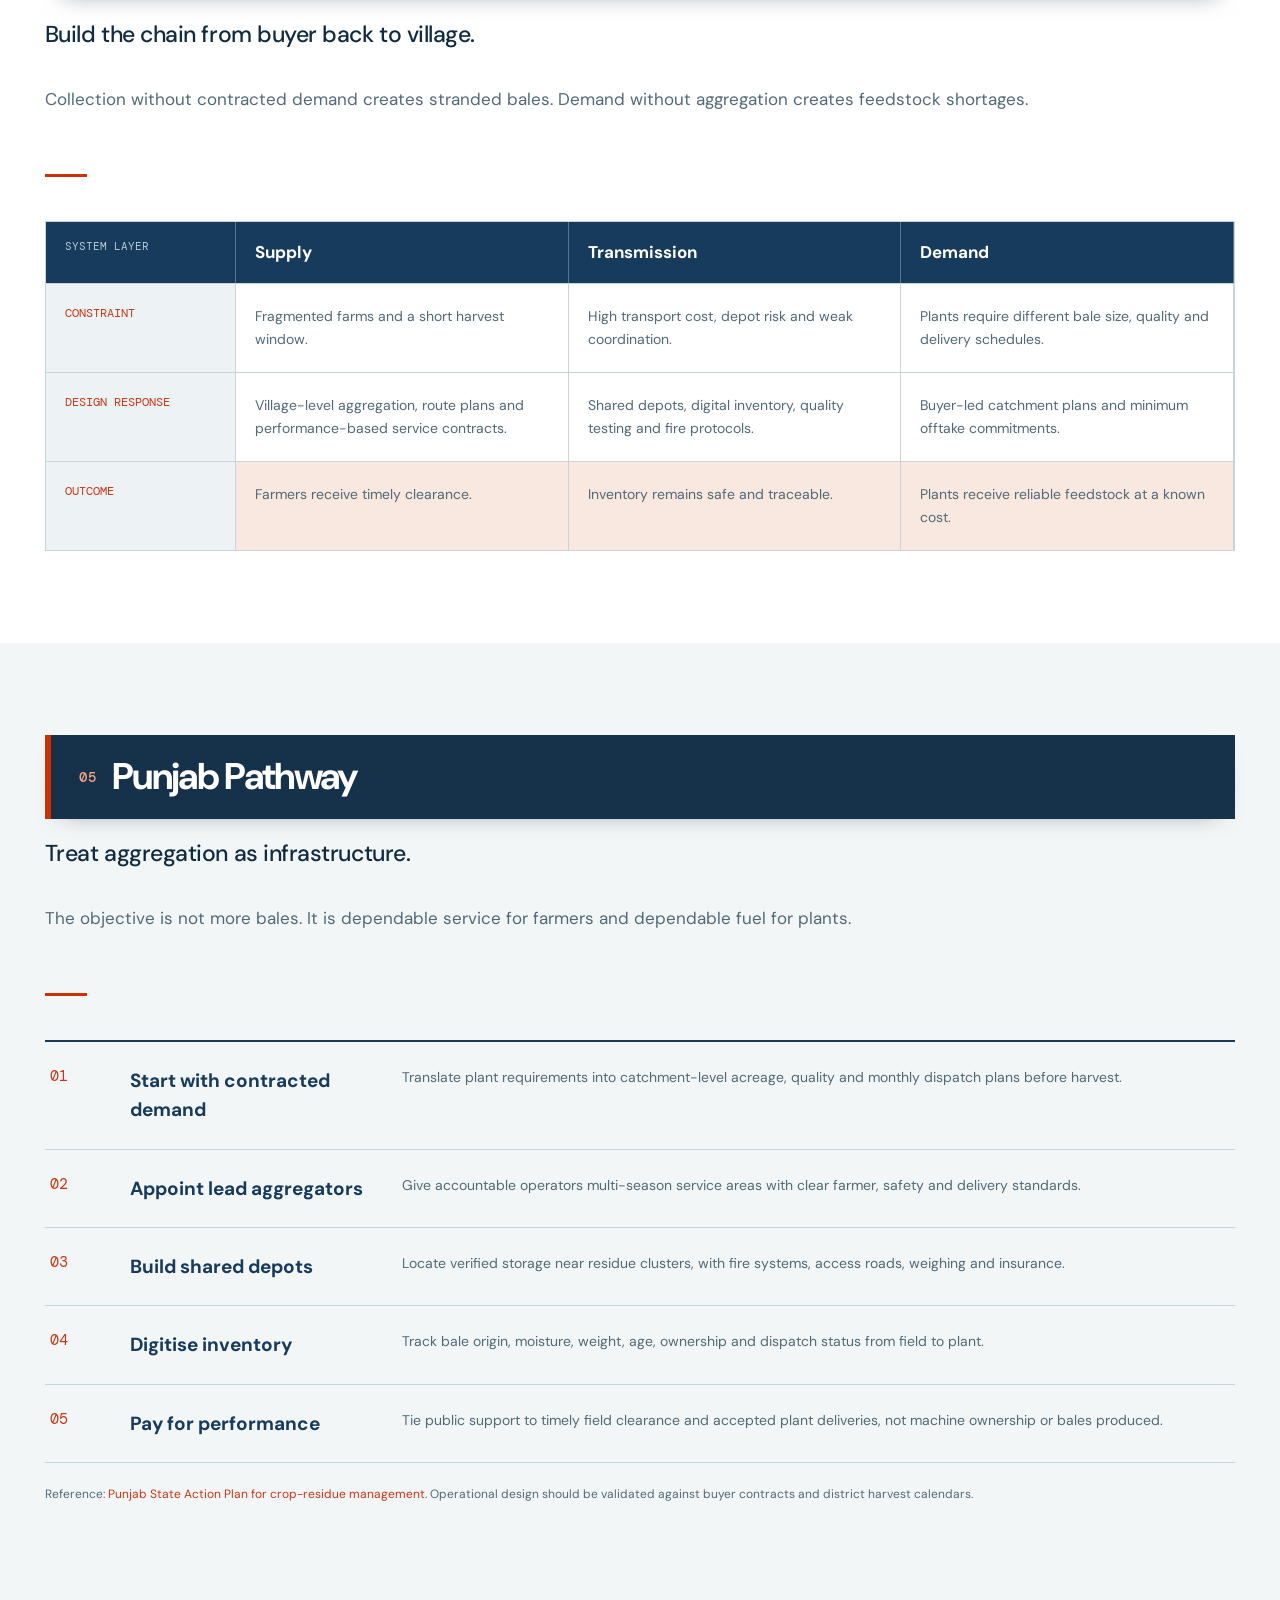
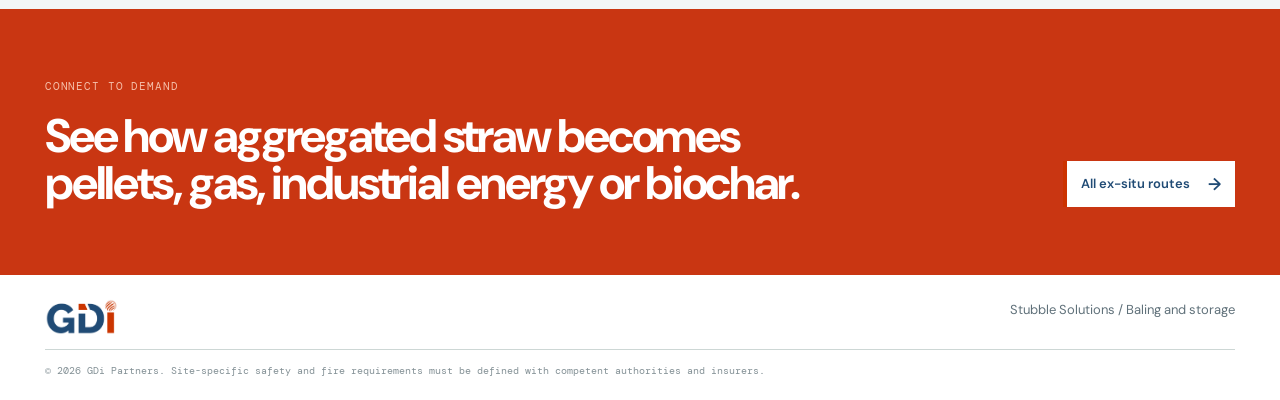
<file: baling-storage.html>
<!doctype html>
<html lang="en"><head>
    <!-- Google tag (gtag.js) -->
    <script async src="https://www.googletagmanager.com/gtag/js?id=G-KE79TGJ0NB"></script>
    <script>
      window.dataLayer = window.dataLayer || [];
      function gtag(){dataLayer.push(arguments);}
      gtag('js', new Date());
      gtag('config', 'G-KE79TGJ0NB');
    </script><meta charset="UTF-8"/><meta name="viewport" content="width=device-width,initial-scale=1.0"/><meta name="description" content="Baling and storage systems for Punjab's paddy straw supply chains."/><title>Baling and Storage | Stubble Solutions, Punjab</title><link rel="preconnect" href="https://fonts.googleapis.com"/><link rel="preconnect" href="https://fonts.gstatic.com" crossorigin/><link href="https://fonts.googleapis.com/css2?family=DM+Mono:wght@400;500&family=DM+Sans:opsz,wght@9..40,400;9..40,500;9..40,500;9..40,600;9..40,700&display=swap" rel="stylesheet"/><link rel="stylesheet" href="funders.css"/><link rel="stylesheet" href="palette-update.css"/><link rel="stylesheet" href="consulting-polish.css"/><link rel="stylesheet" href="logo.css"/><link rel="stylesheet" href="ex-situ.css"/><link rel="stylesheet" href="completion-pathways.css"/>
    <link rel="stylesheet" href="hierarchy.css?v=20261125-1830" /><script src="pathway-nav.js?v=20261125-1740" defer></script></head>
<body class="ex-page path-page"><header class="topbar"><a href="index.html" class="wordmark logo-link"><img src="assets/gdi-logo.jpg" alt="GDi"/><span class="site-name"><b>Stubble Solutions</b><small>Punjab</small></span></a><nav><a href="index.html#why">The Crisis</a><a href="why-it-persists.html">Why It Persists</a><a href="index.html#pathways">Pathway Library</a></nav><a class="top-cta" href="index.html#pathways">All pathways <span>↗</span></a></header><div class="ex-subnav"><nav class="container"><span>Ex-situ management</span><a href="ex-situ.html">Overview</a><a href="cbg.html">CBG</a><a href="industrial-boilers.html">Boilers</a><a href="pellets.html">Pellets</a><a href="baling-storage.html" aria-current="page">Baling &amp; Storage</a></nav></div>
<main><section class="path-hero"><img src="assets/punjab-stubble-bales.png" alt="Paddy-straw bales collected in Punjab"/><div class="path-shade"></div><div class="container path-hero-copy"><p class="kicker light">Ex-situ / Baling and storage</p><h1>Collect in weeks.<br/><em>Supply all year.</em></h1><p>Baling and storage are the common infrastructure behind CBG, boilers, pellets, biochar and other ex-situ uses.</p><div class="path-jumps"><a href="#system">The operating system</a><a href="#risks">Risks</a><a href="#pathway">Punjab pathway</a></div></div></section>
<section class="container path-summary"><div><p class="kicker section-title"><span class="section-num">01</span><span class="section-name">Why Logistics Matters</span></p><h2>The plant begins at the field, not at the factory gate.</h2></div><div><p>Punjab must collect straw in a short harvest window and supply plants for much longer. That requires one coordinated chain across farmers, machinery, transport, depots and buyers.</p></div></section>
<section class="metric-strip"><article><span>Supply-chain support</span><strong>65%</strong><p>Capital support for eligible paddy-straw supply-chain projects.</p></article><article><span>Maximum assistance</span><strong>₹1.50 cr</strong><p>Current ceiling per eligible supply-chain project.</p></article><article><span>2026–27 multi-state target</span><strong>141</strong><p>New stubble supply-chain projects planned across participating states.</p></article><article><span>CRM scheme provision</span><strong>₹544.15 cr</strong><p>National allocation announced for 2026–27.</p></article></section>
<p class="source-line container pulse-source">Source: <a href="https://www.pib.gov.in/PressReleasePage.aspx?PRID=2273815&amp;lang=1&amp;reg=3" target="_blank" rel="noreferrer">Ministry of Agriculture review, 16 June 2026</a>. The allocation and project target are multi-state figures; the support rate applies to eligible projects.</p>
<section id="system" class="path-section tint"><div class="container"><div class="section-intro"><div><p class="kicker section-title"><span class="section-num">02</span><span class="section-name">The Operating System</span></p><h2>Five handoffs. One accountable chain.</h2></div><p>Every handoff needs a defined owner, service standard and payment trigger.</p></div><div class="process-grid"><article><span>01</span><h3>Plan Catchments</h3><p>Match villages, acres and harvest dates to contracted plant demand.</p></article><article><span>02</span><h3>Mobilise Fields</h3><p>Book farmers, machines and labour before combines arrive.</p></article><article class="active"><span>03</span><h3>Bale &amp; Load</h3><p>Rake, compact, weigh and remove residue within the sowing window.</p></article><article><span>04</span><h3>Store Safely</h3><p>Control moisture, stack design, access, fire breaks and insurance.</p></article><article><span>05</span><h3>Dispatch</h3><p>Release verified inventory to plants against a predictable schedule.</p></article></div></div></section>
<section id="risks" class="path-section dark"><div class="container"><div class="section-intro"><div><p class="kicker section-title on-dark"><span class="section-num">03</span><span class="section-name">What Breaks</span></p><h2>Logistics risk changes across the season.</h2></div><p>Select a stage to see the operating decision that matters most.</p></div><div class="path-tabs" data-path-tabs><div class="path-tab-list"><button data-path-tab="field" aria-selected="true"><span>Harvest window</span>At the field</button><button data-path-tab="depot" aria-selected="false"><span>Storage months</span>At the depot</button><button data-path-tab="plant" aria-selected="false"><span>Year-round use</span>At the plant</button></div><div class="path-tab-panels"><div class="path-tab-panel" data-path-panel="field"><p class="card-label">Speed and coordination</p><h3>Machines must arrive when the field is ready.</h3><p>Late booking, fragmented plots and missing labour can make collection slower than the farmer's wheat-sowing deadline.</p><div class="mini-grid"><article><b>Manage</b><span>Village roster and machine route</span></article><article><b>Measure</b><span>Acres and tonnes collected per day</span></article><article><b>Protect</b><span>Clear price and payment terms</span></article></div></div><div class="path-tab-panel" data-path-panel="depot" hidden><p class="card-label">Quality and safety</p><h3>Stored straw is valuable inventory and a fire risk.</h3><p>Moisture, poor stack geometry and weak site controls can reduce fuel quality or destroy the entire season's stock.</p><div class="mini-grid"><article><b>Manage</b><span>Covered sites and access lanes</span></article><article><b>Measure</b><span>Moisture, weight loss and age</span></article><article><b>Protect</b><span>Fire breaks, water and insurance</span></article></div></div><div class="path-tab-panel" data-path-panel="plant" hidden><p class="card-label">Reliability and cost</p><h3>The delivered tonne matters more than the baled tonne.</h3><p>Plants need dispatch reliability and traceable quality. Long transport distances and rejected loads can erase the economics.</p><div class="mini-grid"><article><b>Manage</b><span>Daily dispatch plan</span></article><article><b>Measure</b><span>Accepted tonnes and delivered cost</span></article><article><b>Protect</b><span>Quality-linked contracts</span></article></div></div></div></div></div></section>
<section class="path-section"><div class="container"><div class="section-intro"><div><p class="kicker section-title"><span class="section-num">04</span><span class="section-name">Binding Constraints</span></p><h2>Build the chain from buyer back to village.</h2></div><p>Collection without contracted demand creates stranded bales. Demand without aggregation creates feedstock shortages.</p></div><div class="system-table"><div class="system-table-head"><span>System layer</span><b>Supply</b><b>Transmission</b><b>Demand</b></div><div class="system-row"><strong>Constraint</strong><p>Fragmented farms and a short harvest window.</p><p>High transport cost, depot risk and weak coordination.</p><p>Plants require different bale size, quality and delivery schedules.</p></div><div class="system-row"><strong>Design response</strong><p>Village-level aggregation, route plans and performance-based service contracts.</p><p>Shared depots, digital inventory, quality testing and fire protocols.</p><p>Buyer-led catchment plans and minimum offtake commitments.</p></div><div class="system-row outcome"><strong>Outcome</strong><p>Farmers receive timely clearance.</p><p>Inventory remains safe and traceable.</p><p>Plants receive reliable feedstock at a known cost.</p></div></div></div></section>
<section id="pathway" class="path-section tint"><div class="container"><div class="section-intro"><div><p class="kicker section-title"><span class="section-num">05</span><span class="section-name">Punjab Pathway</span></p><h2>Treat aggregation as infrastructure.</h2></div><p>The objective is not more bales. It is dependable service for farmers and dependable fuel for plants.</p></div><ol class="recommend-list"><li><b>Start with contracted demand</b><p>Translate plant requirements into catchment-level acreage, quality and monthly dispatch plans before harvest.</p></li><li><b>Appoint lead aggregators</b><p>Give accountable operators multi-season service areas with clear farmer, safety and delivery standards.</p></li><li><b>Build shared depots</b><p>Locate verified storage near residue clusters, with fire systems, access roads, weighing and insurance.</p></li><li><b>Digitise inventory</b><p>Track bale origin, moisture, weight, age, ownership and dispatch status from field to plant.</p></li><li><b>Pay for performance</b><p>Tie public support to timely field clearance and accepted plant deliveries, not machine ownership or bales produced.</p></li></ol><p class="source-line">Reference: <a href="https://caqm.nic.in/WriteReadData/LINKS/Punjab%20State%20action%20plan%20%281%29e4a64b10-7638-490f-9ae8-8c09ce27082f.pdf" target="_blank" rel="noreferrer">Punjab State Action Plan for crop-residue management</a>. Operational design should be validated against buyer contracts and district harvest calendars.</p></div></section>
<section class="path-next"><div class="container"><div><p class="kicker light">Connect to demand</p><h2>See how aggregated straw becomes pellets, gas, industrial energy or biochar.</h2></div><a class="button light-button" href="ex-situ.html">All ex-situ routes <span>→</span></a></div></section></main><footer class="container"><a class="wordmark logo-link footer-logo" href="index.html"><img src="assets/gdi-logo.jpg" alt="GDi"/></a><p>Stubble Solutions / Baling and storage</p><small>© 2026 GDi Partners. Site-specific safety and fire requirements must be defined with competent authorities and insurers.</small></footer><script src="completion-pathways.js" defer></script></body></html>
</file>
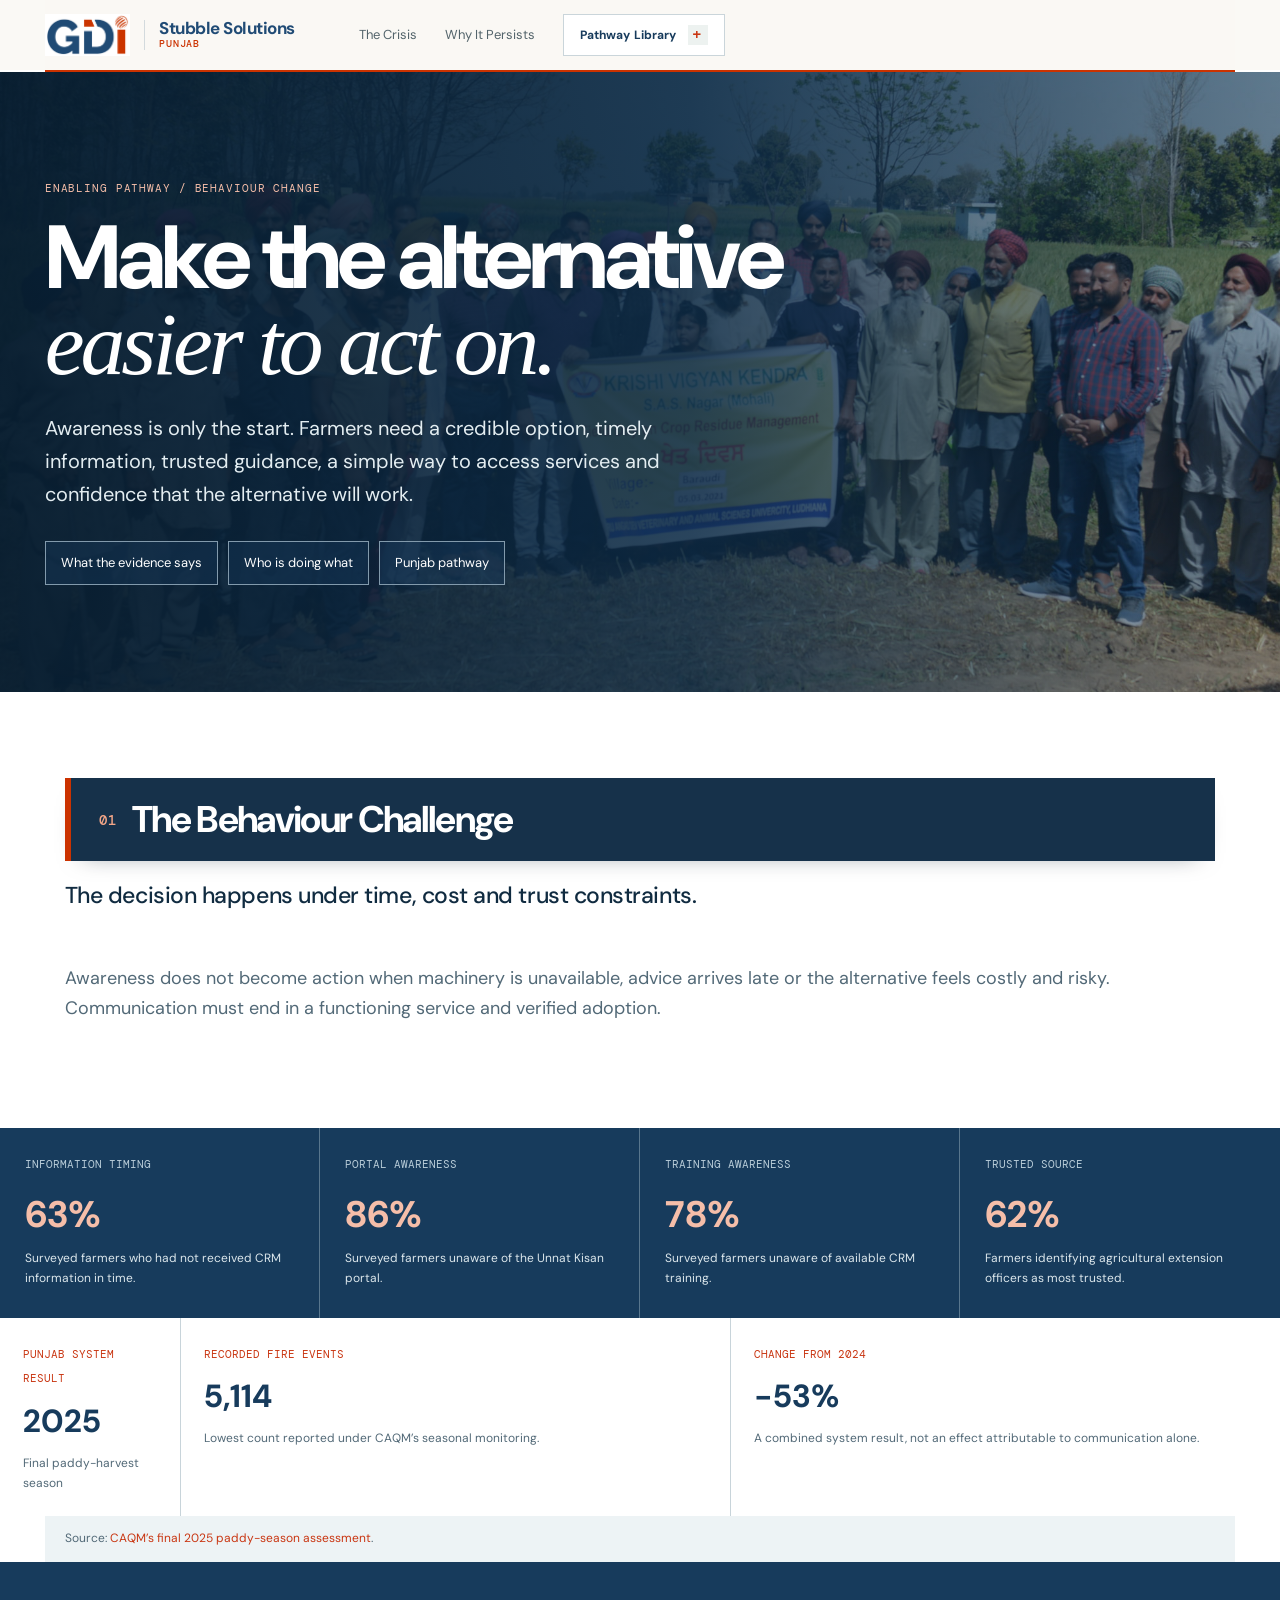
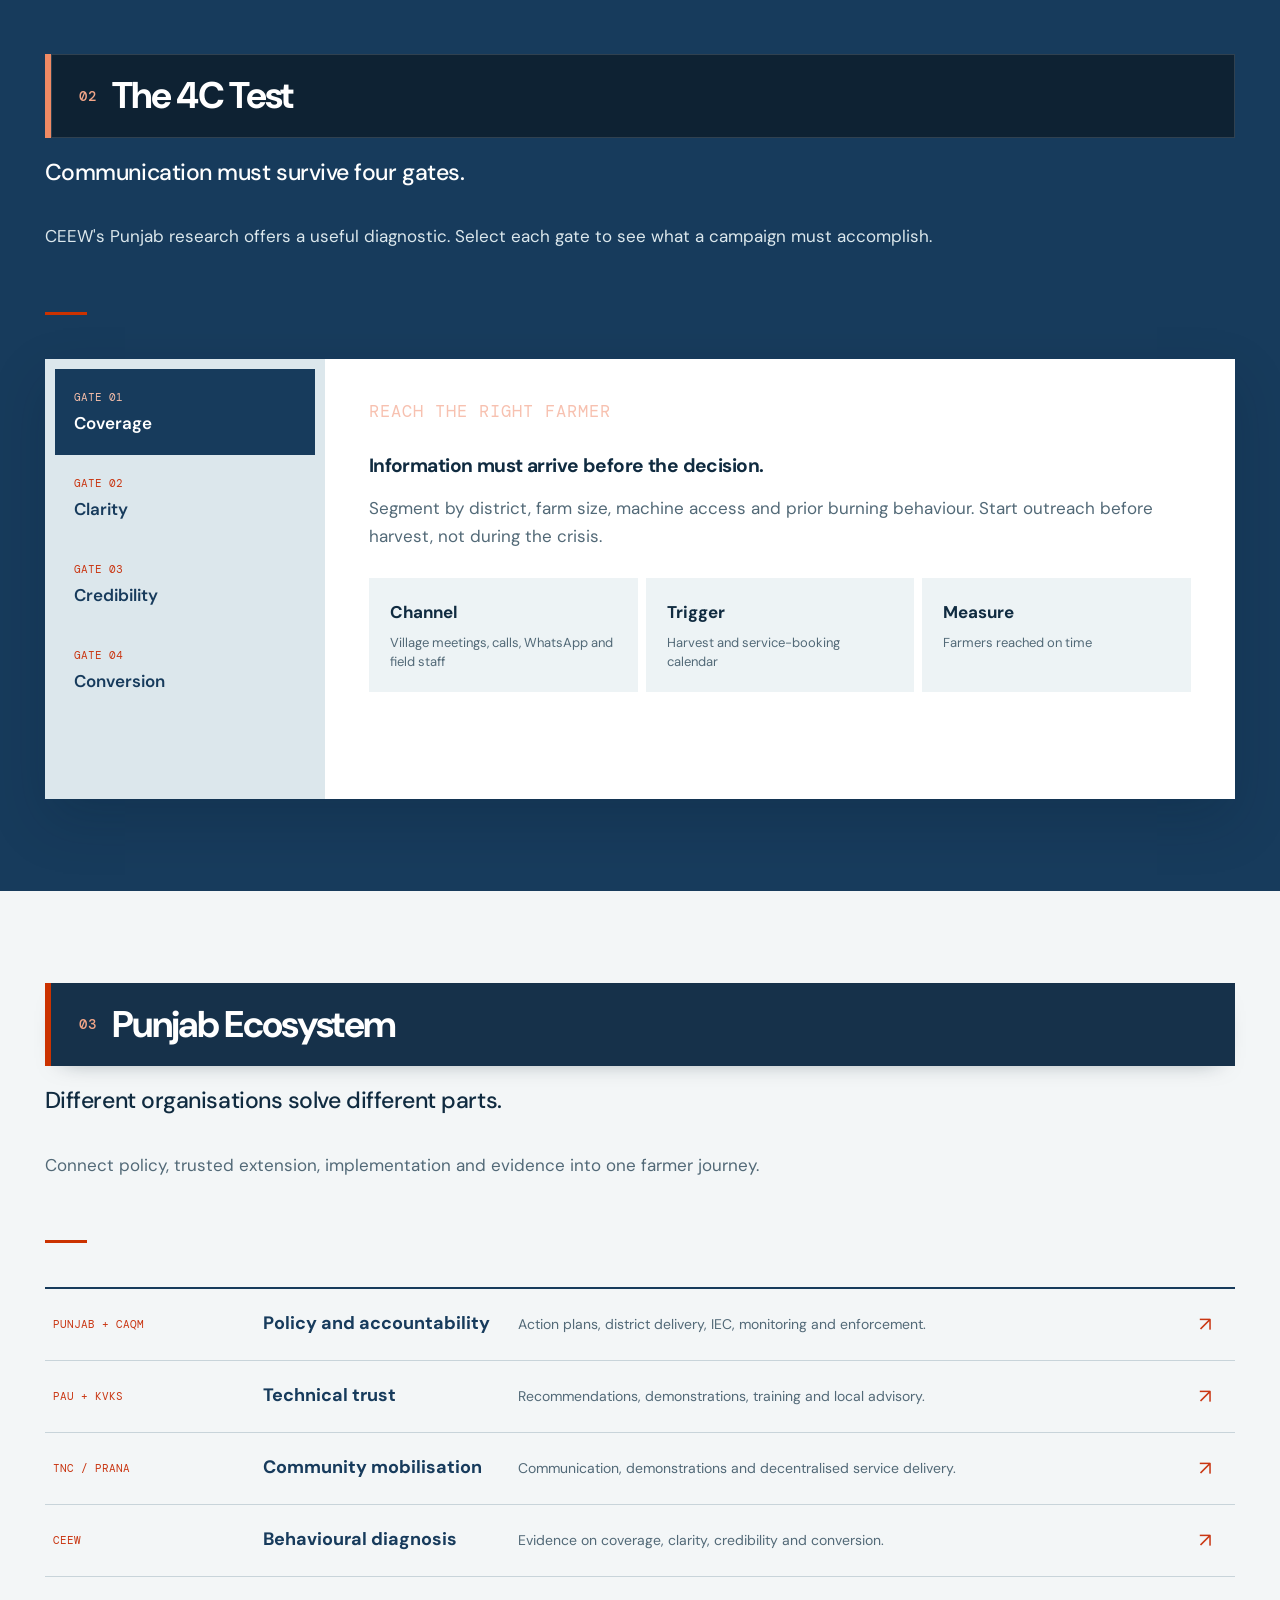
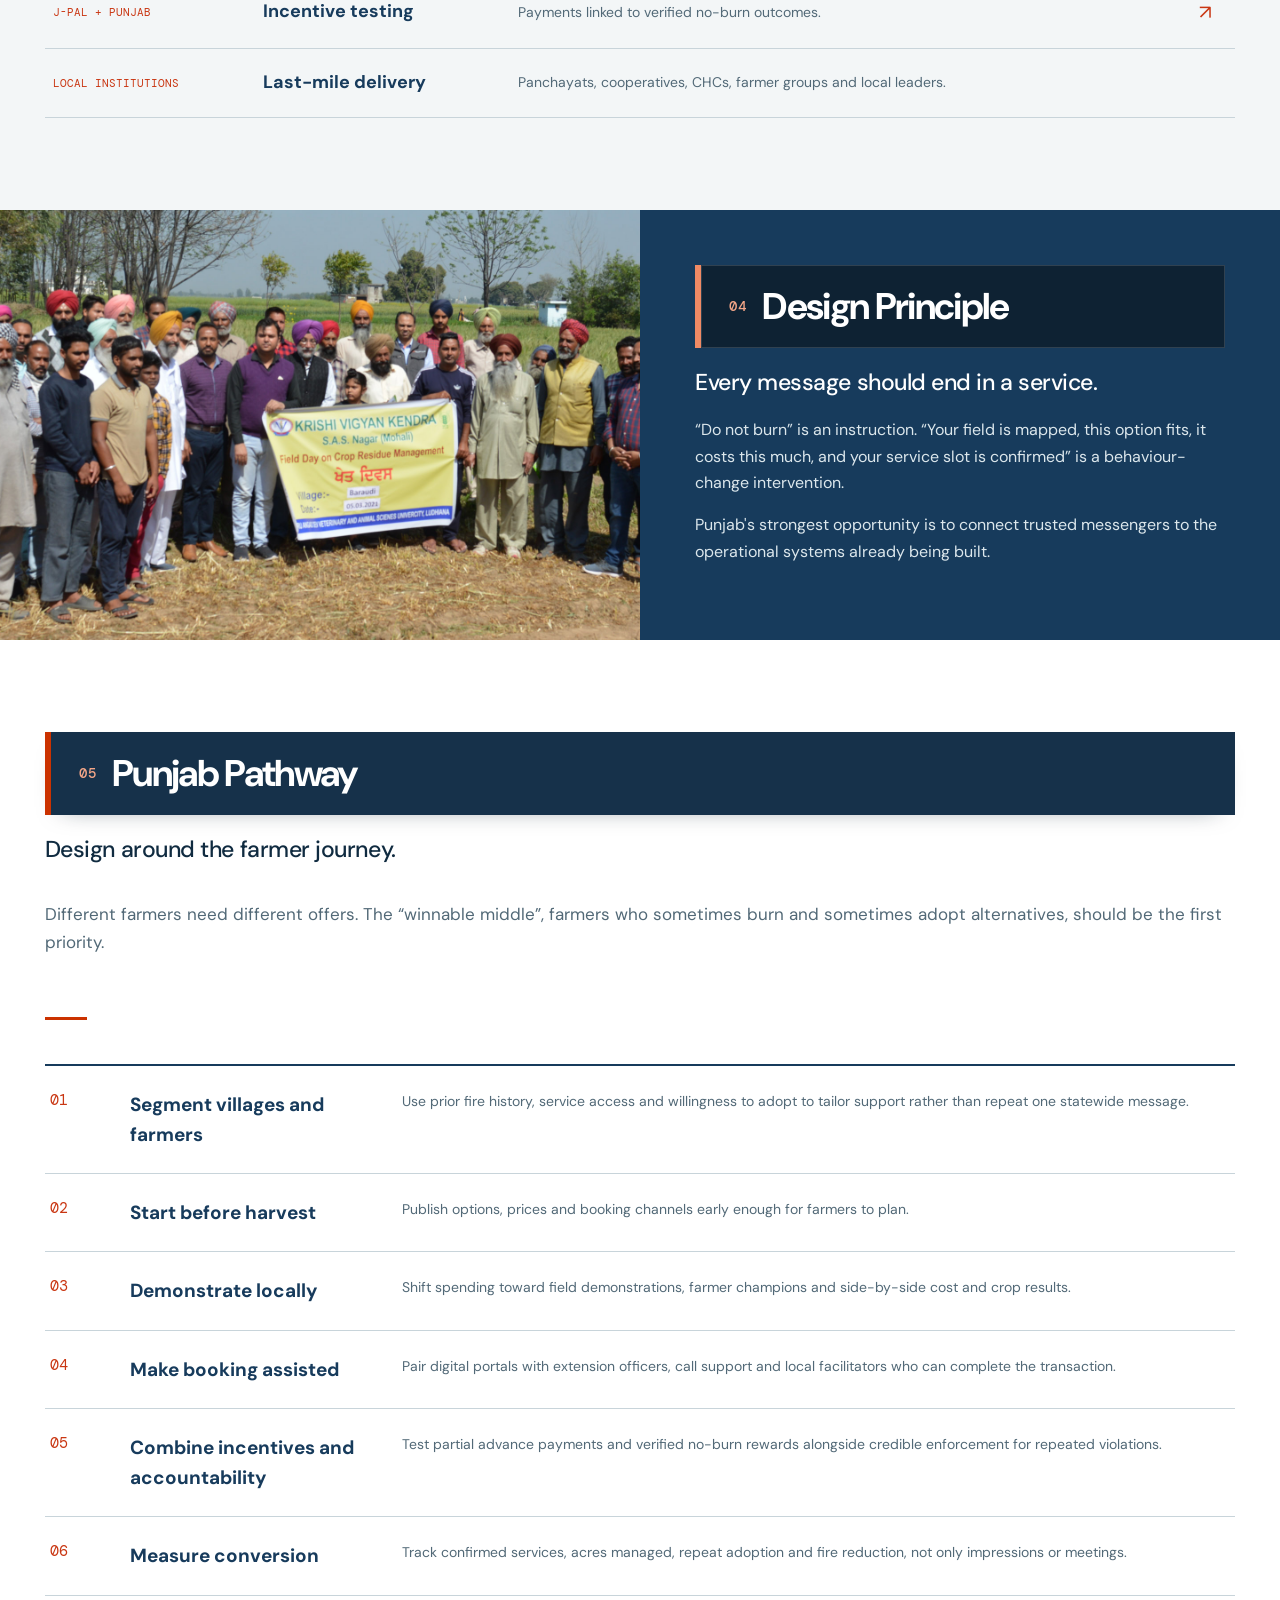
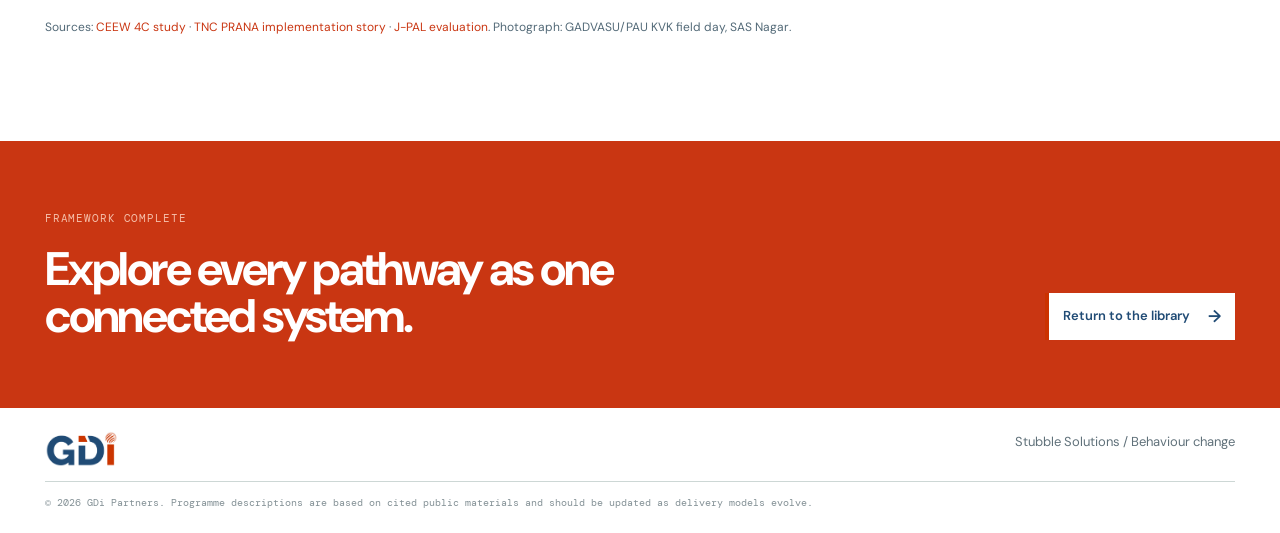
<file: behaviour-change.html>
<!doctype html>
<html lang="en"><head>
    <!-- Google tag (gtag.js) -->
    <script async src="https://www.googletagmanager.com/gtag/js?id=G-KE79TGJ0NB"></script>
    <script>
      window.dataLayer = window.dataLayer || [];
      function gtag(){dataLayer.push(arguments);}
      gtag('js', new Date());
      gtag('config', 'G-KE79TGJ0NB');
    </script><meta charset="UTF-8"/><meta name="viewport" content="width=device-width,initial-scale=1.0"/><meta name="description" content="Behaviour-change approaches for crop-residue management in Punjab, including current programmes, evidence and a farmer action journey."/><title>Behaviour Change | Stubble Solutions, Punjab</title><link rel="preconnect" href="https://fonts.googleapis.com"/><link rel="preconnect" href="https://fonts.gstatic.com" crossorigin/><link href="https://fonts.googleapis.com/css2?family=DM+Mono:wght@400;500&family=DM+Sans:opsz,wght@9..40,400;9..40,500;9..40,600;9..40,700&display=swap" rel="stylesheet"/><link rel="stylesheet" href="funders.css"/><link rel="stylesheet" href="palette-update.css"/><link rel="stylesheet" href="consulting-polish.css"/><link rel="stylesheet" href="logo.css"/><link rel="stylesheet" href="ex-situ.css"/><link rel="stylesheet" href="completion-pathways.css"/>
    <link rel="stylesheet" href="hierarchy.css?v=20261125-1830" /><script src="pathway-nav.js?v=20261125-1740" defer></script></head>
<body class="ex-page path-page behaviour-page"><header class="topbar"><a href="index.html" class="wordmark logo-link"><img src="assets/gdi-logo.jpg" alt="GDi"/><span class="site-name"><b>Stubble Solutions</b><small>Punjab</small></span></a><nav><a href="index.html#why">The Crisis</a><a href="why-it-persists.html">Why It Persists</a><a href="index.html#pathways">Pathway Library</a></nav><a class="top-cta" href="index.html#pathways">All pathways <span>↗</span></a></header>
<main><section class="path-hero"><img src="assets/punjab-crm-field-day.jpg" alt="Farmers and extension teams at a crop-residue management field day in Punjab"/><div class="path-shade"></div><div class="container path-hero-copy"><p class="kicker light">Enabling pathway / Behaviour change</p><h1>Make the alternative<br/><em>easier to act on.</em></h1><p>Awareness is only the start. Farmers need a credible option, timely information, trusted guidance, a simple way to access services and confidence that the alternative will work.</p><div class="path-jumps"><a href="#evidence">What the evidence says</a><a href="#ecosystem">Who is doing what</a><a href="#pathway">Punjab pathway</a></div></div></section>
<section class="container path-summary"><div><p class="kicker section-title"><span class="section-num">01</span><span class="section-name">The Behaviour Challenge</span></p><h2>The decision happens under time, cost and trust constraints.</h2></div><div><p>Awareness does not become action when machinery is unavailable, advice arrives late or the alternative feels costly and risky. Communication must end in a functioning service and verified adoption.</p></div></section>
<section class="metric-strip"><article><span>Information timing</span><strong>63%</strong><p>Surveyed farmers who had not received CRM information in time.</p></article><article><span>Portal awareness</span><strong>86%</strong><p>Surveyed farmers unaware of the Unnat Kisan portal.</p></article><article><span>Training awareness</span><strong>78%</strong><p>Surveyed farmers unaware of available CRM training.</p></article><article><span>Trusted source</span><strong>62%</strong><p>Farmers identifying agricultural extension officers as most trusted.</p></article></section>
<div class="result-band"><div><span>Punjab system result</span><strong>2025</strong><p>Final paddy-harvest season</p></div><div><span>Recorded fire events</span><strong>5,114</strong><p>Lowest count reported under CAQM’s seasonal monitoring.</p></div><div><span>Change from 2024</span><strong>−53%</strong><p>A combined system result, not an effect attributable to communication alone.</p></div></div><p class="source-line container pulse-source">Source: <a href="https://www.pib.gov.in/PressReleasePage.aspx?PRID=2197201&amp;lang=2&amp;reg=3" target="_blank" rel="noreferrer">CAQM’s final 2025 paddy-season assessment</a>.</p>
<section id="evidence" class="path-section dark"><div class="container"><div class="section-intro"><div><p class="kicker section-title on-dark"><span class="section-num">02</span><span class="section-name">The 4C Test</span></p><h2>Communication must survive four gates.</h2></div><p>CEEW's Punjab research offers a useful diagnostic. Select each gate to see what a campaign must accomplish.</p></div><div class="path-tabs" data-path-tabs><div class="path-tab-list"><button data-path-tab="coverage" aria-selected="true"><span>Gate 01</span>Coverage</button><button data-path-tab="clarity" aria-selected="false"><span>Gate 02</span>Clarity</button><button data-path-tab="credibility" aria-selected="false"><span>Gate 03</span>Credibility</button><button data-path-tab="conversion" aria-selected="false"><span>Gate 04</span>Conversion</button></div><div class="path-tab-panels"><div class="path-tab-panel" data-path-panel="coverage"><p class="card-label">Reach the right farmer</p><h3>Information must arrive before the decision.</h3><p>Segment by district, farm size, machine access and prior burning behaviour. Start outreach before harvest, not during the crisis.</p><div class="mini-grid"><article><b>Channel</b><span>Village meetings, calls, WhatsApp and field staff</span></article><article><b>Trigger</b><span>Harvest and service-booking calendar</span></article><article><b>Measure</b><span>Farmers reached on time</span></article></div></div><div class="path-tab-panel" data-path-panel="clarity" hidden><p class="card-label">Explain the action</p><h3>Replace slogans with a workable plan.</h3><p>Show the farmer which option fits the field, what it costs, who will deliver it and how to book it.</p><div class="mini-grid"><article><b>Channel</b><span>Demonstrations and simple comparisons</span></article><article><b>Trigger</b><span>Field-specific recommendation</span></article><article><b>Measure</b><span>Accurate recall and booking intent</span></article></div></div><div class="path-tab-panel" data-path-panel="credibility" hidden><p class="card-label">Use trusted proof</p><h3>Let farmers see the alternative work locally.</h3><p>Extension officers, progressive farmers, PAU and local institutions can reduce perceived risk when advice is backed by visible results.</p><div class="mini-grid"><article><b>Channel</b><span>Peer plots and local messengers</span></article><article><b>Trigger</b><span>Observed crop and cost outcome</span></article><article><b>Measure</b><span>Trust and trial requests</span></article></div></div><div class="path-tab-panel" data-path-panel="conversion" hidden><p class="card-label">Enable the action</p><h3>Turn intention into a completed service.</h3><p>Campaigns should end in booking, delivery, technical support and verification, with rapid recovery when a service fails.</p><div class="mini-grid"><article><b>Channel</b><span>Portal plus assisted booking</span></article><article><b>Trigger</b><span>Confirmed machine or aggregator slot</span></article><article><b>Measure</b><span>Acres managed without burning</span></article></div></div></div></div></div></section>
<section id="ecosystem" class="path-section tint"><div class="container"><div class="section-intro"><div><p class="kicker section-title"><span class="section-num">03</span><span class="section-name">Punjab Ecosystem</span></p><h2>Different organisations solve different parts.</h2></div><p>Connect policy, trusted extension, implementation and evidence into one farmer journey.</p></div><div class="ecosystem-lines"><a href="https://caqm.nic.in/WriteReadData/LINKS/Punjab%20State%20action%20plan%20%281%29e4a64b10-7638-490f-9ae8-8c09ce27082f.pdf" target="_blank" rel="noreferrer"><span>Punjab + CAQM</span><b>Policy and accountability</b><p>Action plans, district delivery, IEC, monitoring and enforcement.</p><i>↗</i></a><a href="https://pau.edu/?DO=viewEventDetail&amp;_act=manageEvent&amp;intID=8915" target="_blank" rel="noreferrer"><span>PAU + KVKs</span><b>Technical trust</b><p>Recommendations, demonstrations, training and local advisory.</p><i>↗</i></a><a href="https://www.conservationgateway.org/collections/land/seeds-of-change-the-implementation-story-of-prana/" target="_blank" rel="noreferrer"><span>TNC / PRANA</span><b>Community mobilisation</b><p>Communication, demonstrations and decentralised service delivery.</p><i>↗</i></a><a href="https://www.ceew.in/publications/how-can-crop-residue-management-communication-drive-Behaviour-change" target="_blank" rel="noreferrer"><span>CEEW</span><b>Behavioural diagnosis</b><p>Evidence on coverage, clarity, credibility and conversion.</p><i>↗</i></a><a href="https://www.povertyactionlab.org/evaluation/impact-payments-ecosystem-services-crop-burning-india" target="_blank" rel="noreferrer"><span>J-PAL + Punjab</span><b>Incentive testing</b><p>Payments linked to verified no-burn outcomes.</p><i>↗</i></a><div><span>Local institutions</span><b>Last-mile delivery</b><p>Panchayats, cooperatives, CHCs, farmer groups and local leaders.</p></div></div></div></section>
<section class="photo-band"><img src="assets/punjab-crm-field-day.jpg" alt="Punjab crop-residue management field demonstration"/><div><p class="kicker section-title on-dark"><span class="section-num">04</span><span class="section-name">Design Principle</span></p><h2>Every message should end in a service.</h2><p>“Do not burn” is an instruction. “Your field is mapped, this option fits, it costs this much, and your service slot is confirmed” is a behaviour-change intervention.</p><p>Punjab's strongest opportunity is to connect trusted messengers to the operational systems already being built.</p></div></section>
<section id="pathway" class="path-section"><div class="container"><div class="section-intro"><div><p class="kicker section-title"><span class="section-num">05</span><span class="section-name">Punjab Pathway</span></p><h2>Design around the farmer journey.</h2></div><p>Different farmers need different offers. The “winnable middle”, farmers who sometimes burn and sometimes adopt alternatives, should be the first priority.</p></div><ol class="recommend-list"><li><b>Segment villages and farmers</b><p>Use prior fire history, service access and willingness to adopt to tailor support rather than repeat one statewide message.</p></li><li><b>Start before harvest</b><p>Publish options, prices and booking channels early enough for farmers to plan.</p></li><li><b>Demonstrate locally</b><p>Shift spending toward field demonstrations, farmer champions and side-by-side cost and crop results.</p></li><li><b>Make booking assisted</b><p>Pair digital portals with extension officers, call support and local facilitators who can complete the transaction.</p></li><li><b>Combine incentives and accountability</b><p>Test partial advance payments and verified no-burn rewards alongside credible enforcement for repeated violations.</p></li><li><b>Measure conversion</b><p>Track confirmed services, acres managed, repeat adoption and fire reduction, not only impressions or meetings.</p></li></ol><p class="source-line">Sources: <a href="https://www.ceew.in/publications/how-can-crop-residue-management-communication-drive-Behaviour-change" target="_blank" rel="noreferrer">CEEW 4C study</a> · <a href="https://www.conservationgateway.org/collections/land/seeds-of-change-the-implementation-story-of-prana/" target="_blank" rel="noreferrer">TNC PRANA implementation story</a> · <a href="https://www.povertyactionlab.org/evaluation/impact-payments-ecosystem-services-crop-burning-india" target="_blank" rel="noreferrer">J-PAL evaluation</a>. Photograph: GADVASU/PAU KVK field day, SAS Nagar.</p></div></section>
<section class="path-next"><div class="container"><div><p class="kicker light">Framework complete</p><h2>Explore every pathway as one connected system.</h2></div><a class="button light-button" href="index.html#pathways">Return to the library <span>→</span></a></div></section></main><footer class="container"><a class="wordmark logo-link footer-logo" href="index.html"><img src="assets/gdi-logo.jpg" alt="GDi"/></a><p>Stubble Solutions / Behaviour change</p><small>© 2026 GDi Partners. Programme descriptions are based on cited public materials and should be updated as delivery models evolve.</small></footer><script src="completion-pathways.js" defer></script></body></html>
</file>
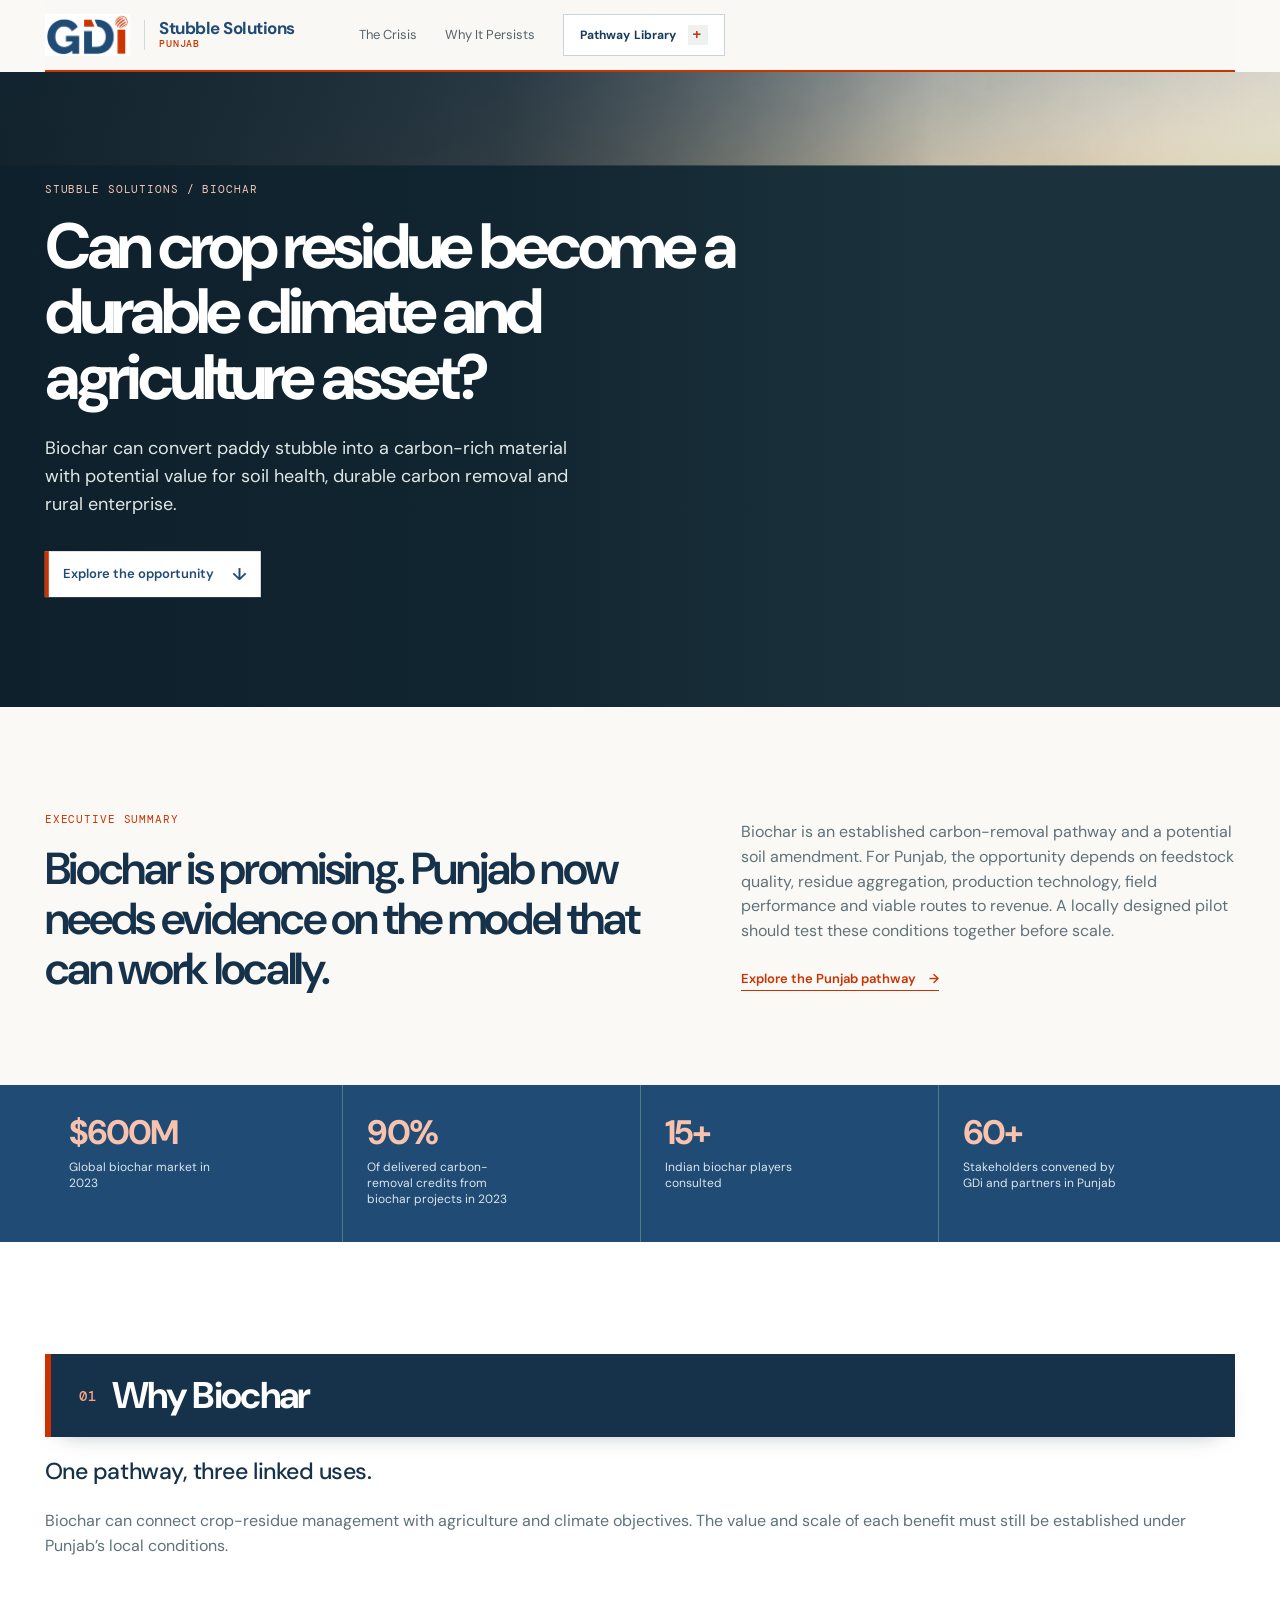
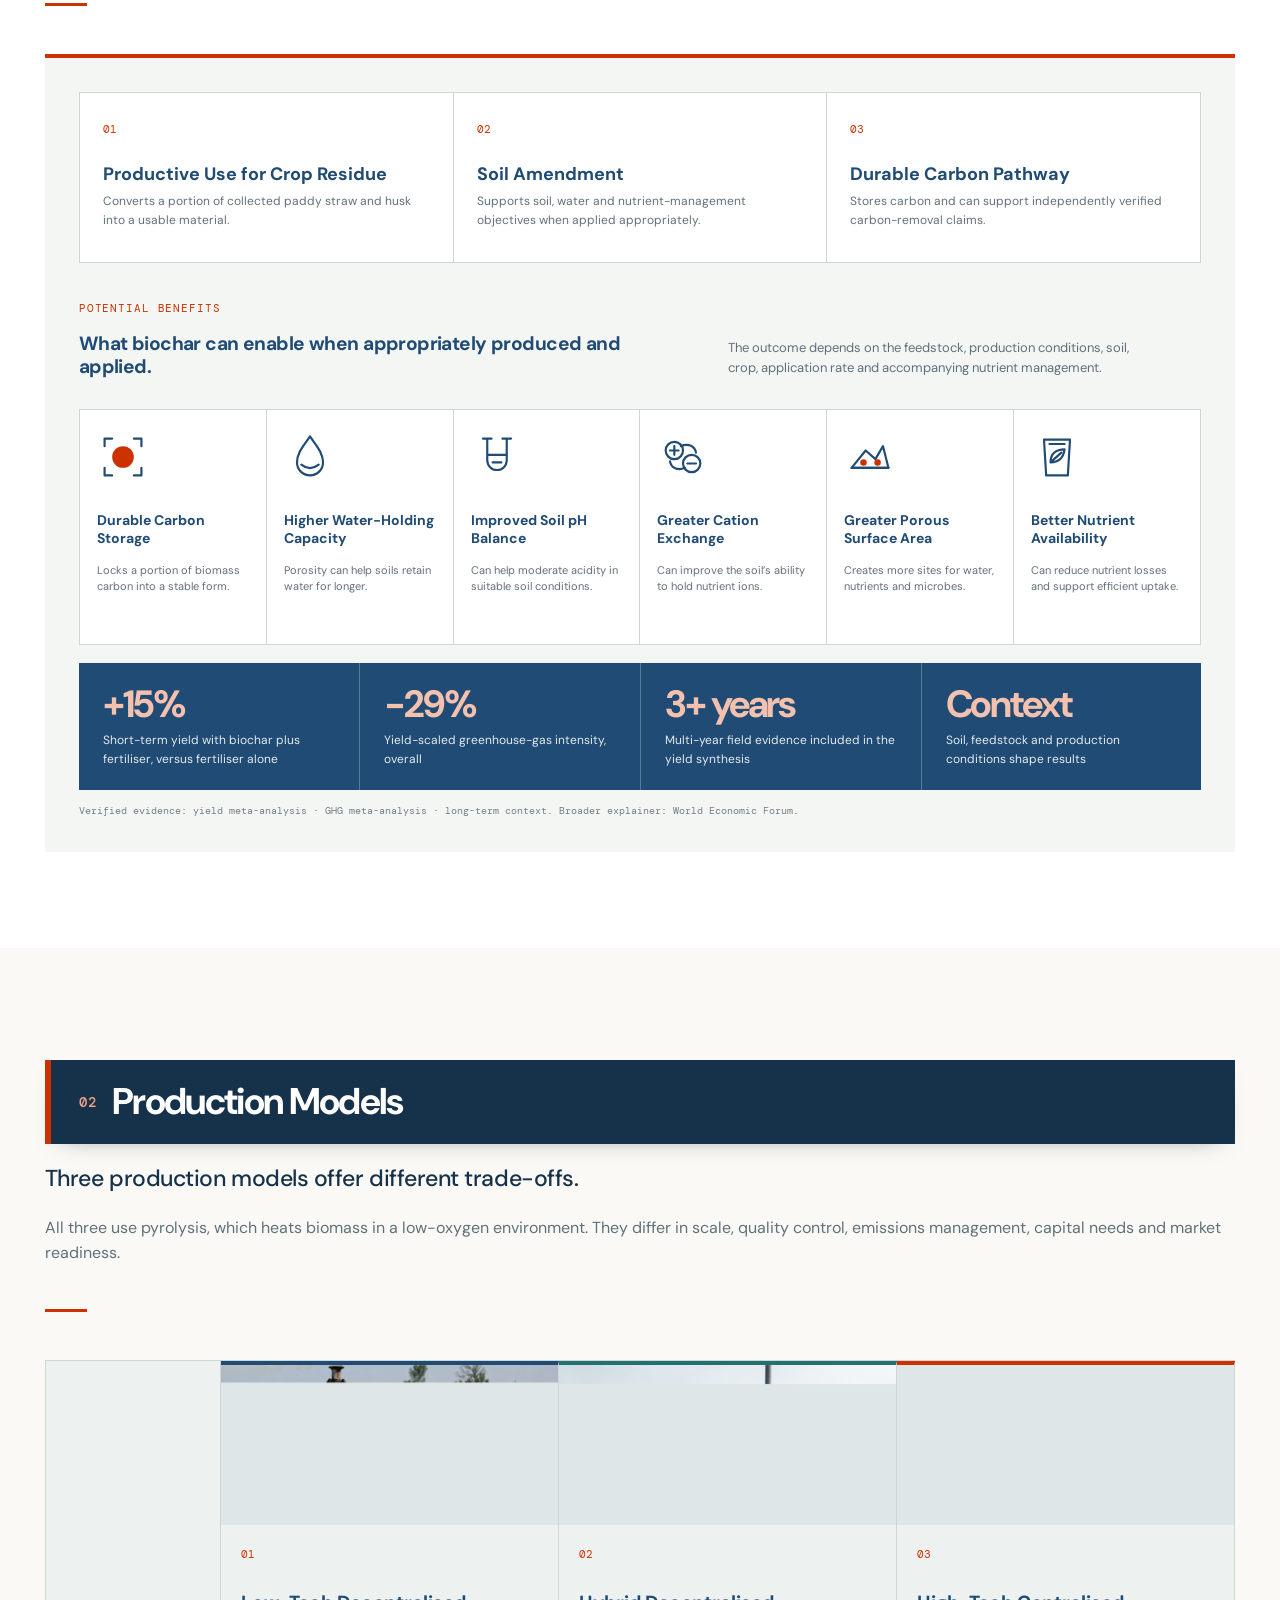
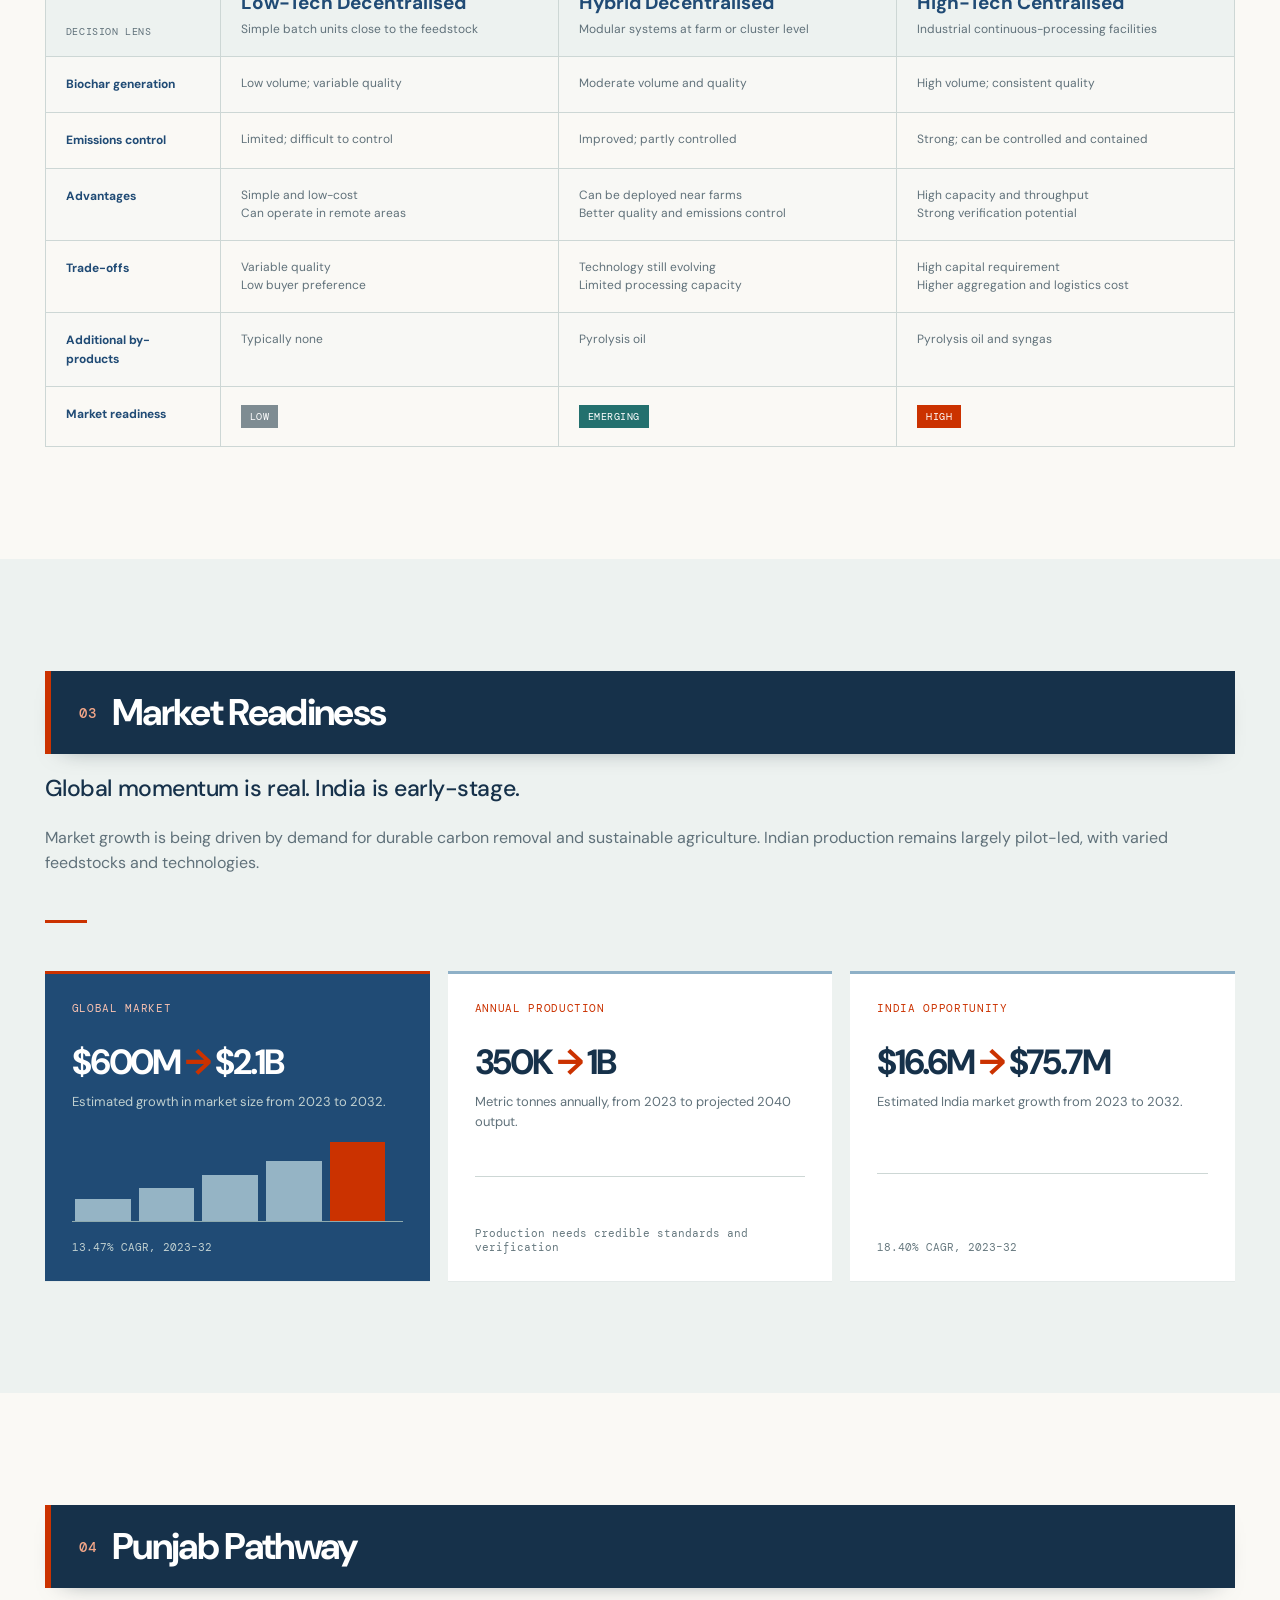
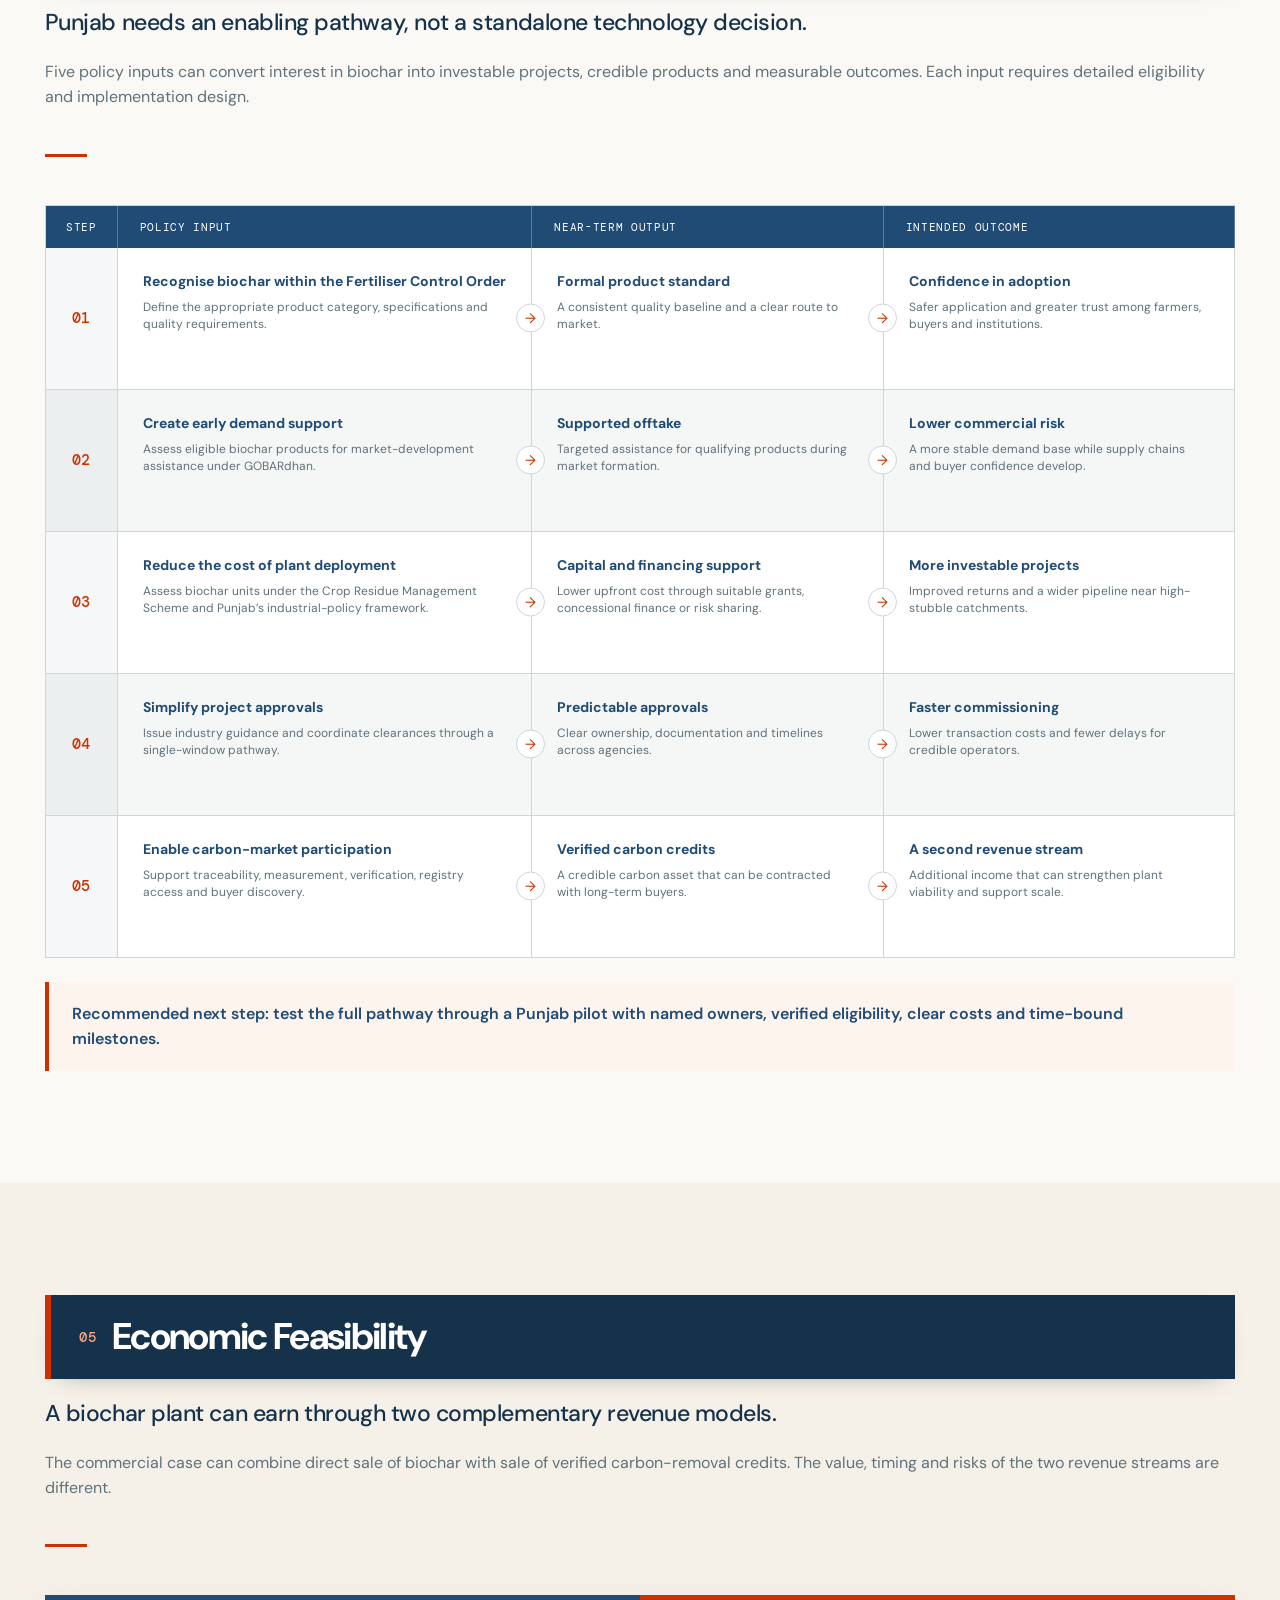
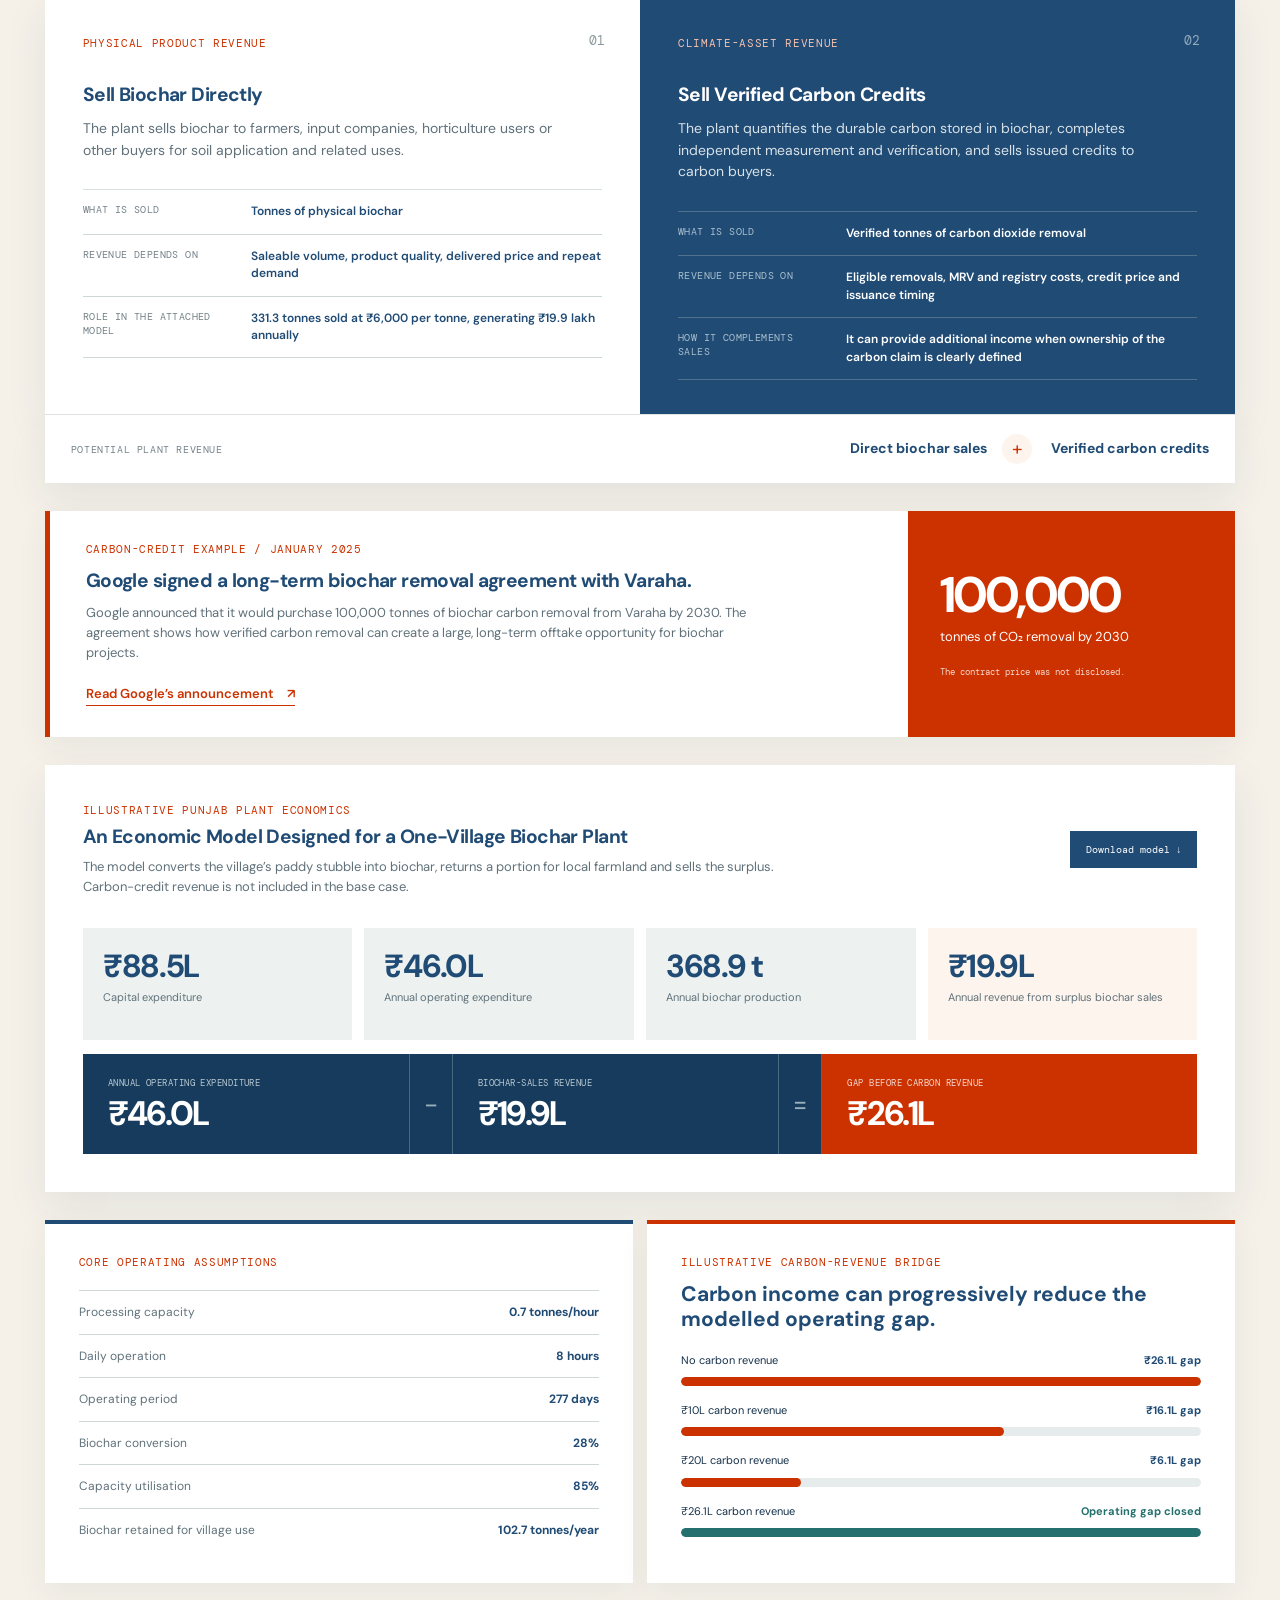
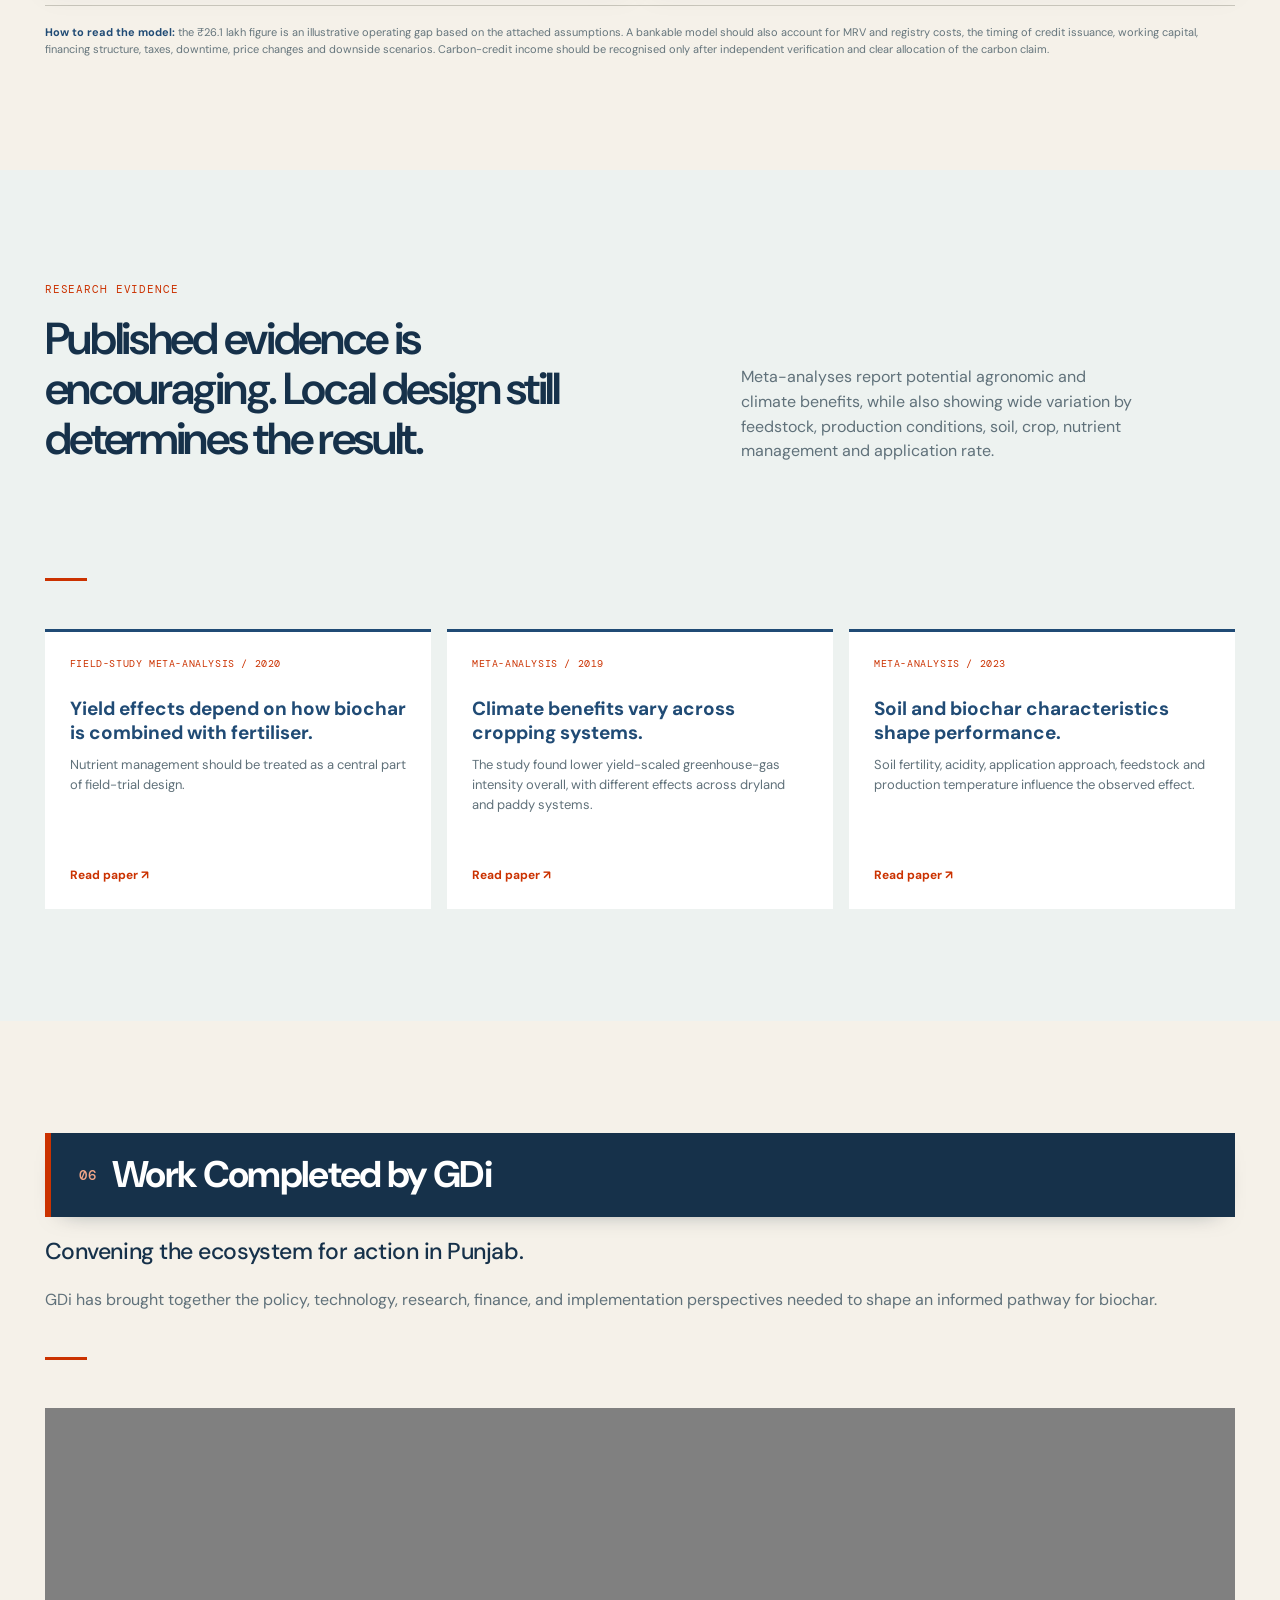
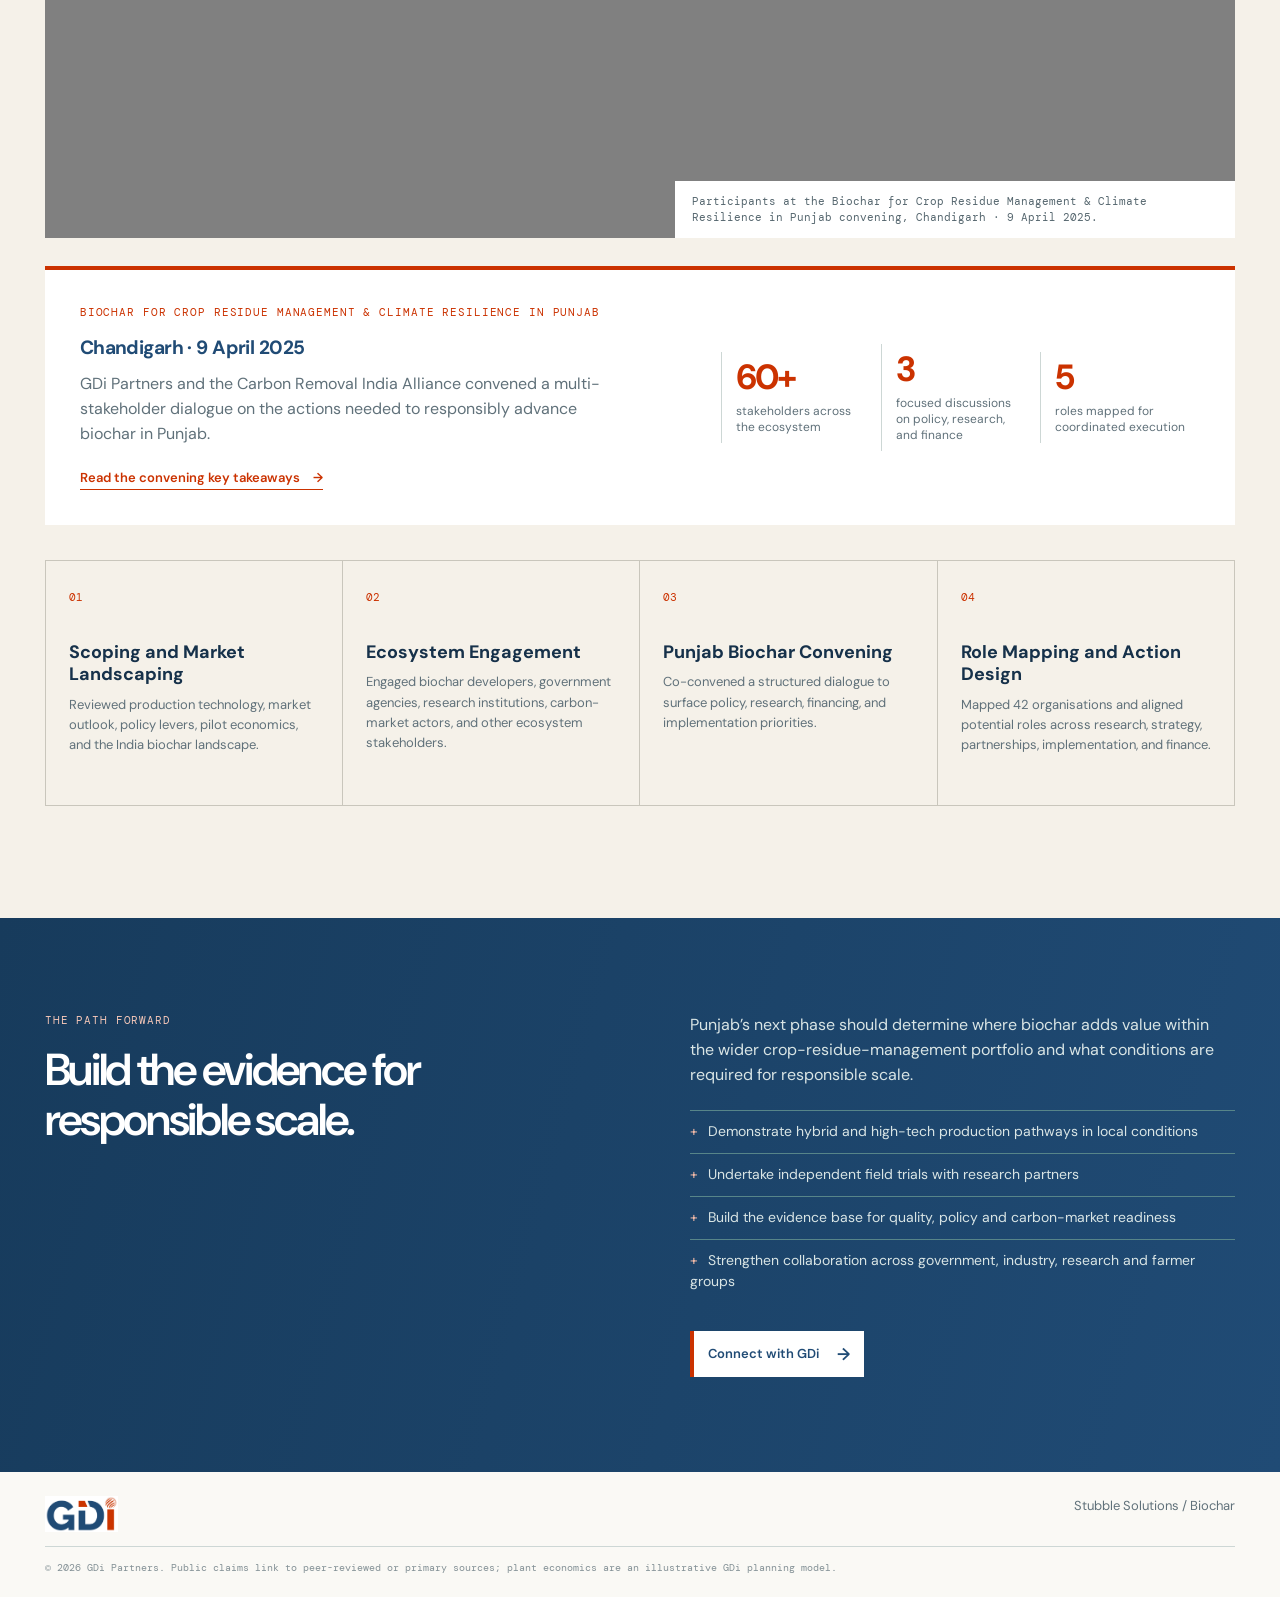
<file: biochar.html>
<!doctype html>
<html lang="en">
  <head>
    <!-- Google tag (gtag.js) -->
    <script async src="https://www.googletagmanager.com/gtag/js?id=G-KE79TGJ0NB"></script>
    <script>
      window.dataLayer = window.dataLayer || [];
      function gtag(){dataLayer.push(arguments);}
      gtag('js', new Date());
      gtag('config', 'G-KE79TGJ0NB');
    </script>
    <meta charset="UTF-8" />
    <meta name="viewport" content="width=device-width, initial-scale=1.0" />
    <meta name="description" content="Biochar as a potential crop-residue management pathway for Punjab." />
    <title>Biochar | Stubble Solutions, Punjab</title>
    <link rel="preconnect" href="https://fonts.googleapis.com" />
    <link rel="preconnect" href="https://fonts.gstatic.com" crossorigin />
    <link href="https://fonts.googleapis.com/css2?family=DM+Mono:wght@400;500&family=DM+Sans:opsz,wght@9..40,400;9..40,500;9..40,600;9..40,700&display=swap" rel="stylesheet" />
    <link rel="stylesheet" href="funders.css" />
    <link rel="stylesheet" href="palette-update.css" />
    <link rel="stylesheet" href="consulting-polish.css" />
    <link rel="stylesheet" href="logo.css" />
    <link rel="stylesheet" href="hierarchy.css?v=20261125-1830" />
  <script src="pathway-nav.js?v=20261125-1740" defer></script></head>
  <body>
    <header class="topbar">
      <a href="index.html" class="wordmark logo-link" aria-label="GDi Partners home"><img src="assets/gdi-logo.jpg" alt="GDi" /><span class="site-name"><b>Stubble Solutions</b><small>Punjab</small></span></a>
      <nav aria-label="Primary navigation"><a href="index.html#why">The Crisis</a><a href="why-it-persists.html">Why It Persists</a><a href="index.html#pathways">Pathway Library</a><a href="#why">Biochar Analysis</a></nav>
      <a class="top-cta" href="index.html#pathways">Pathway library <span>→</span></a>
    </header>

    <main id="top">
      <section class="hero">
        <img src="assets/punjab-stubble-bales.png" alt="Collected paddy straw in a Punjab field" />
        <div class="hero-shade"></div>
        <div class="hero-copy container">
          <p class="kicker light">Stubble solutions / biochar</p>
          <h1>Can crop residue become a durable climate and agriculture asset?</h1>
          <p>Biochar can convert paddy stubble into a carbon-rich material with potential value for soil health, durable carbon removal and rural enterprise.</p>
          <a class="button light-button" href="#case">Explore the opportunity <span>↓</span></a>
        </div>
      </section>

      <section class="summary container">
        <div><p class="kicker">Executive summary</p><h2>Biochar is promising. Punjab now needs evidence on the model that can work locally.</h2></div>
        <div class="summary-copy"><p>Biochar is an established carbon-removal pathway and a potential soil amendment. For Punjab, the opportunity depends on feedstock quality, residue aggregation, production technology, field performance and viable routes to revenue. A locally designed pilot should test these conditions together before scale.</p><a href="#pilot" class="underlink">Explore the Punjab pathway <span>→</span></a></div>
      </section>

      <section class="numbers" aria-label="Key facts"><div class="container number-grid">
        <div><strong>$600M</strong><span>Global biochar market in 2023</span></div>
        <div><strong>90%</strong><span>Of delivered carbon-removal credits from biochar projects in 2023</span></div>
        <div><strong>15+</strong><span>Indian biochar players consulted</span></div>
        <div><strong>60+</strong><span>Stakeholders convened by GDi and partners in Punjab</span></div>
      </div></section>

      <section id="why" class="section why"><div class="container"><div class="section-intro split"><div><p class="kicker section-title"><span class="section-num">01</span><span class="section-name">Why Biochar</span></p><h2>One pathway, three linked uses.</h2></div><p>Biochar can connect crop-residue management with agriculture and climate objectives. The value and scale of each benefit must still be established under Punjab’s local conditions.</p></div>
        <div class="benefits-panel" aria-labelledby="benefits-title">
          <div class="uses-grid" aria-label="Three linked uses of biochar"><article><span>01</span><h3>Productive Use for Crop Residue</h3><p>Converts a portion of collected paddy straw and husk into a usable material.</p></article><article><span>02</span><h3>Soil Amendment</h3><p>Supports soil, water and nutrient-management objectives when applied appropriately.</p></article><article><span>03</span><h3>Durable Carbon Pathway</h3><p>Stores carbon and can support independently verified carbon-removal claims.</p></article></div>
          <div class="benefits-head"><div><p class="kicker">Potential benefits</p><h3 id="benefits-title">What biochar can enable when appropriately produced and applied.</h3></div><p>The outcome depends on the feedstock, production conditions, soil, crop, application rate and accompanying nutrient management.</p></div>
          <div class="benefit-icons">
            <article><svg viewBox="0 0 48 48" aria-hidden="true"><path d="M14 7H7v7M34 7h7v7M14 41H7v-7M34 41h7v-7"/><circle cx="24" cy="24" r="9" class="fill-mark"/></svg><h4>Durable Carbon Storage</h4><p>Locks a portion of biomass carbon into a stable form.</p></article>
            <article><svg viewBox="0 0 48 48" aria-hidden="true"><path d="M24 5C18 14 12 20 12 29a12 12 0 0 0 24 0C36 20 30 14 24 5Z"/><path d="M16 31c5 4 11 4 16 0"/></svg><h4>Higher Water-Holding Capacity</h4><p>Porosity can help soils retain water for longer.</p></article>
            <article><svg viewBox="0 0 48 48" aria-hidden="true"><path d="M15 7v20a9 9 0 0 0 18 0V7M11 7h8M29 7h8M15 22h18"/><path d="M20 29h8"/></svg><h4>Improved Soil pH Balance</h4><p>Can help moderate acidity in suitable soil conditions.</p></article>
            <article><svg viewBox="0 0 48 48" aria-hidden="true"><circle cx="16" cy="18" r="8"/><circle cx="32" cy="30" r="8"/><path d="M22 14c7-3 13 0 14 6M26 34c-7 3-13 0-14-6M16 14v8M12 18h8M28 30h8"/></svg><h4>Greater Cation Exchange</h4><p>Can improve the soil’s ability to hold nutrient ions.</p></article>
            <article><svg viewBox="0 0 48 48" aria-hidden="true"><path d="m7 34 13-16 9 8 7-12 5 20H7Z"/><path d="M7 34h34"/><circle cx="18" cy="29" r="2" class="fill-mark"/><circle cx="31" cy="29" r="2" class="fill-mark"/></svg><h4>Greater Porous Surface Area</h4><p>Creates more sites for water, nutrients and microbes.</p></article>
            <article><svg viewBox="0 0 48 48" aria-hidden="true"><path d="M12 8h24l-2 33H14L12 8Z"/><path d="M18 29c8 0 12-5 13-12-8 0-13 4-13 12Zm0 0 10-9M17 12h14"/></svg><h4>Better Nutrient Availability</h4><p>Can reduce nutrient losses and support efficient uptake.</p></article>
          </div>
          <div class="benefit-metrics" aria-label="Findings from peer-reviewed meta-analyses"><div><strong>+15%</strong><span>Short-term yield with biochar plus fertiliser, versus fertiliser alone</span></div><div><strong>−29%</strong><span>Yield-scaled greenhouse-gas intensity, overall</span></div><div><strong>3+ years</strong><span>Multi-year field evidence included in the yield synthesis</span></div><div><strong>Context</strong><span>Soil, feedstock and production conditions shape results</span></div></div>
          <p class="benefit-source">Verified evidence: <a href="https://doi.org/10.1111/sum.12546" target="_blank" rel="noreferrer">yield meta-analysis</a> · <a href="https://doi.org/10.1016/j.scitotenv.2018.11.396" target="_blank" rel="noreferrer">GHG meta-analysis</a> · <a href="https://doi.org/10.1016/j.scitotenv.2023.167290" target="_blank" rel="noreferrer">long-term context</a>. Broader explainer: <a href="https://www.weforum.org/stories/food-water-air/soil-land-degraded-food-crisis/" target="_blank" rel="noreferrer">World Economic Forum</a>.</p>
        </div>
      </div></section>

      <section id="case" class="section container case">
        <div class="section-intro split"><div><p class="kicker section-title"><span class="section-num">02</span><span class="section-name">Production Models</span></p><h2>Three production models offer different trade-offs.</h2></div><p>All three use pyrolysis, which heats biomass in a low-oxygen environment. They differ in scale, quality control, emissions management, capital needs and market readiness.</p></div>
        <div class="model-compare" aria-label="Comparison of biochar production models">
          <div class="model-head"><span>Decision lens</span><article><img class="model-photo" src="assets/low-tech-decentralised.png" alt="Illustrative low-tech batch biochar kiln at a farm" /><i>01</i><h3>Low-Tech Decentralised</h3><p>Simple batch units close to the feedstock</p></article><article><img class="model-photo" src="assets/hybrid-decentralised.png" alt="Illustrative modular biochar unit at a farm cluster" /><i>02</i><h3>Hybrid Decentralised</h3><p>Modular systems at farm or cluster level</p></article><article><img class="model-photo" src="assets/high-tech-centralised.png" alt="Illustrative industrial continuous-processing biochar facility" /><i>03</i><h3>High-Tech Centralised</h3><p>Industrial continuous-processing facilities</p></article></div>
          <div class="model-row"><b>Biochar generation</b><p>Low volume; variable quality</p><p>Moderate volume and quality</p><p>High volume; consistent quality</p></div>
          <div class="model-row"><b>Emissions control</b><p>Limited; difficult to control</p><p>Improved; partly controlled</p><p>Strong; can be controlled and contained</p></div>
          <div class="model-row"><b>Advantages</b><p>Simple and low-cost<br />Can operate in remote areas</p><p>Can be deployed near farms<br />Better quality and emissions control</p><p>High capacity and throughput<br />Strong verification potential</p></div>
          <div class="model-row"><b>Trade-offs</b><p>Variable quality<br />Low buyer preference</p><p>Technology still evolving<br />Limited processing capacity</p><p>High capital requirement<br />Higher aggregation and logistics cost</p></div>
          <div class="model-row"><b>Additional by-products</b><p>Typically none</p><p>Pyrolysis oil</p><p>Pyrolysis oil and syngas</p></div>
          <div class="model-row"><b>Market readiness</b><p><span class="readiness low">Low</span></p><p><span class="readiness medium">Emerging</span></p><p><span class="readiness high">High</span></p></div>
        </div>
      </section>

      <section id="market" class="section market"><div class="container">
        <div class="section-intro split"><div><p class="kicker section-title"><span class="section-num">03</span><span class="section-name">Market Readiness</span></p><h2>Global momentum is real. India is early-stage.</h2></div><p>Market growth is being driven by demand for durable carbon removal and sustainable agriculture. Indian production remains largely pilot-led, with varied feedstocks and technologies.</p></div>
        <div class="market-grid"><article class="market-card dark"><p class="card-label">Global market</p><strong>$600M <span>→</span> $2.1B</strong><p>Estimated growth in market size from 2023 to 2032.</p><div class="chart"><i style="height:28%"></i><i style="height:42%"></i><i style="height:58%"></i><i style="height:76%"></i><i style="height:100%"></i></div><small>13.47% CAGR, 2023–32</small></article><article class="market-card"><p class="card-label">Annual production</p><strong>350K <span>→</span> 1B</strong><p>Metric tonnes annually, from 2023 to projected 2040 output.</p><div class="rule"></div><small>Production needs credible standards and verification</small></article><article class="market-card"><p class="card-label">India opportunity</p><strong>$16.6M <span>→</span> $75.7M</strong><p>Estimated India market growth from 2023 to 2032.</p><div class="rule"></div><small>18.40% CAGR, 2023–32</small></article></div>
      </div></section>

      <section class="section container feasibility" id="pilot"><div class="section-intro split"><div><p class="kicker section-title"><span class="section-num">04</span><span class="section-name">Punjab Pathway</span></p><h2>Punjab needs an enabling pathway, not a standalone technology decision.</h2></div><p>Five policy inputs can convert interest in biochar into investable projects, credible products and measurable outcomes. Each input requires detailed eligibility and implementation design.</p></div><div class="opportunity-table" aria-label="Policy inputs, outputs and outcomes for Punjab"><div class="opportunity-head"><span class="step-column">Step</span><span>Policy input</span><span>Near-term output</span><span>Intended outcome</span></div><div class="opportunity-row"><span class="step-number">01</span><div><b>Recognise biochar within the Fertiliser Control Order</b><p>Define the appropriate product category, specifications and quality requirements.</p></div><div><b>Formal product standard</b><p>A consistent quality baseline and a clear route to market.</p></div><div><b>Confidence in adoption</b><p>Safer application and greater trust among farmers, buyers and institutions.</p></div></div><div class="opportunity-row"><span class="step-number">02</span><div><b>Create early demand support</b><p>Assess eligible biochar products for market-development assistance under GOBARdhan.</p></div><div><b>Supported offtake</b><p>Targeted assistance for qualifying products during market formation.</p></div><div><b>Lower commercial risk</b><p>A more stable demand base while supply chains and buyer confidence develop.</p></div></div><div class="opportunity-row"><span class="step-number">03</span><div><b>Reduce the cost of plant deployment</b><p>Assess biochar units under the Crop Residue Management Scheme and Punjab’s industrial-policy framework.</p></div><div><b>Capital and financing support</b><p>Lower upfront cost through suitable grants, concessional finance or risk sharing.</p></div><div><b>More investable projects</b><p>Improved returns and a wider pipeline near high-stubble catchments.</p></div></div><div class="opportunity-row"><span class="step-number">04</span><div><b>Simplify project approvals</b><p>Issue industry guidance and coordinate clearances through a single-window pathway.</p></div><div><b>Predictable approvals</b><p>Clear ownership, documentation and timelines across agencies.</p></div><div><b>Faster commissioning</b><p>Lower transaction costs and fewer delays for credible operators.</p></div></div><div class="opportunity-row"><span class="step-number">05</span><div><b>Enable carbon-market participation</b><p>Support traceability, measurement, verification, registry access and buyer discovery.</p></div><div><b>Verified carbon credits</b><p>A credible carbon asset that can be contracted with long-term buyers.</p></div><div><b>A second revenue stream</b><p>Additional income that can strengthen plant viability and support scale.</p></div></div></div><p class="feasibility-note">Recommended next step: test the full pathway through a Punjab pilot with named owners, verified eligibility, clear costs and time-bound milestones.</p></section>

      <section id="economics" class="section economics"><div class="container"><div class="section-intro split"><div><p class="kicker section-title"><span class="section-num">05</span><span class="section-name">Economic Feasibility</span></p><h2>A biochar plant can earn through two complementary revenue models.</h2></div><p>The commercial case can combine direct sale of biochar with sale of verified carbon-removal credits. The value, timing and risks of the two revenue streams are different.</p></div>
        <div class="revenue-models" aria-label="Biochar plant revenue models"><article><span class="model-index">01</span><p class="card-label">Physical product revenue</p><h3>Sell Biochar Directly</h3><p>The plant sells biochar to farmers, input companies, horticulture users or other buyers for soil application and related uses.</p><dl><div><dt>What is sold</dt><dd>Tonnes of physical biochar</dd></div><div><dt>Revenue depends on</dt><dd>Saleable volume, product quality, delivered price and repeat demand</dd></div><div><dt>Role in the attached model</dt><dd>331.3 tonnes sold at ₹6,000 per tonne, generating ₹19.9 lakh annually</dd></div></dl></article><article><span class="model-index">02</span><p class="card-label">Climate-asset revenue</p><h3>Sell Verified Carbon Credits</h3><p>The plant quantifies the durable carbon stored in biochar, completes independent measurement and verification, and sells issued credits to carbon buyers.</p><dl><div><dt>What is sold</dt><dd>Verified tonnes of carbon dioxide removal</dd></div><div><dt>Revenue depends on</dt><dd>Eligible removals, MRV and registry costs, credit price and issuance timing</dd></div><div><dt>How it complements sales</dt><dd>It can provide additional income when ownership of the carbon claim is clearly defined</dd></div></dl></article></div><div class="revenue-equation" aria-label="Combined plant revenue"><span>Potential plant revenue</span><b>Direct biochar sales</b><i>+</i><b>Verified carbon credits</b></div>
        <article class="deal-proof"><div><p class="card-label">Carbon-credit example / January 2025</p><h3>Google signed a long-term biochar removal agreement with Varaha.</h3><p>Google announced that it would purchase 100,000 tonnes of biochar carbon removal from Varaha by 2030. The agreement shows how verified carbon removal can create a large, long-term offtake opportunity for biochar projects.</p><a class="underlink" href="https://blog.google/feed/were-announcing-our-first-partnerships-to-scale-biochar-for-co2-removal/" target="_blank" rel="noreferrer">Read Google’s announcement <span>↗</span></a></div><div class="deal-number"><strong>100,000</strong><span>tonnes of CO₂ removal by 2030</span><small>The contract price was not disclosed.</small></div></article>
        <div class="model-snapshot plant-model"><div class="snapshot-head"><div><p class="card-label">Illustrative Punjab plant economics</p><h3>An Economic Model Designed for a One-Village Biochar Plant</h3><p>The model converts the village’s paddy stubble into biochar, returns a portion for local farmland and sells the surplus. Carbon-credit revenue is not included in the base case.</p></div><a class="model-download" href="assets/Biochar-Analysis-Updated.xlsx" download>Download model ↓</a></div><div class="snapshot-grid"><div><strong>₹88.5L</strong><span>Capital expenditure</span></div><div><strong>₹46.0L</strong><span>Annual operating expenditure</span></div><div><strong>368.9 t</strong><span>Annual biochar production</span></div><div><strong>₹19.9L</strong><span>Annual revenue from surplus biochar sales</span></div></div><div class="plant-equation" aria-label="Illustrative operating gap calculation"><div><span>Annual operating expenditure</span><strong>₹46.0L</strong></div><i>−</i><div><span>Biochar-sales revenue</span><strong>₹19.9L</strong></div><i>=</i><div class="equation-gap"><span>Gap before carbon revenue</span><strong>₹26.1L</strong></div></div></div>
        <div class="economics-detail"><article><p class="card-label">Core operating assumptions</p><dl class="assumption-list"><div><dt>Processing capacity</dt><dd>0.7 tonnes/hour</dd></div><div><dt>Daily operation</dt><dd>8 hours</dd></div><div><dt>Operating period</dt><dd>277 days</dd></div><div><dt>Biochar conversion</dt><dd>28%</dd></div><div><dt>Capacity utilisation</dt><dd>85%</dd></div><div><dt>Biochar retained for village use</dt><dd>102.7 tonnes/year</dd></div></dl></article><article><p class="card-label">Illustrative carbon-revenue bridge</p><h3>Carbon income can progressively reduce the modelled operating gap.</h3><div class="scenario"><span>No carbon revenue</span><b>₹26.1L gap</b><i style="--fill:100%"></i></div><div class="scenario"><span>₹10L carbon revenue</span><b>₹16.1L gap</b><i style="--fill:62%"></i></div><div class="scenario"><span>₹20L carbon revenue</span><b>₹6.1L gap</b><i style="--fill:23%"></i></div><div class="scenario break-even"><span>₹26.1L carbon revenue</span><b>Operating gap closed</b><i style="--fill:0%"></i></div></article></div>
        <p class="model-note"><b>How to read the model:</b> the ₹26.1 lakh figure is an illustrative operating gap based on the attached assumptions. A bankable model should also account for MRV and registry costs, the timing of credit issuance, working capital, financing structure, taxes, downtime, price changes and downside scenarios. Carbon-credit income should be recognised only after independent verification and clear allocation of the carbon claim.</p>
      </div></section>

      <section id="evidence" class="section research"><div class="container"><div class="section-intro split"><div><p class="kicker">Research evidence</p><h2>Published evidence is encouraging. Local design still determines the result.</h2></div><p>Meta-analyses report potential agronomic and climate benefits, while also showing wide variation by feedstock, production conditions, soil, crop, nutrient management and application rate.</p></div><div class="research-grid"><a href="https://doi.org/10.1111/sum.12546" target="_blank" rel="noreferrer"><span>Field-study meta-analysis / 2020</span><h3>Yield effects depend on how biochar is combined with fertiliser.</h3><p>Nutrient management should be treated as a central part of field-trial design.</p><b>Read paper ↗</b></a><a href="https://doi.org/10.1016/j.scitotenv.2018.11.396" target="_blank" rel="noreferrer"><span>Meta-analysis / 2019</span><h3>Climate benefits vary across cropping systems.</h3><p>The study found lower yield-scaled greenhouse-gas intensity overall, with different effects across dryland and paddy systems.</p><b>Read paper ↗</b></a><a href="https://doi.org/10.1016/j.scitotenv.2023.167290" target="_blank" rel="noreferrer"><span>Meta-analysis / 2023</span><h3>Soil and biochar characteristics shape performance.</h3><p>Soil fertility, acidity, application approach, feedstock and production temperature influence the observed effect.</p><b>Read paper ↗</b></a></div></div></section>

      <section id="gdi" class="section gdi"><div class="container"><div class="section-intro split"><div><p class="kicker section-title"><span class="section-num">06</span><span class="section-name">Work Completed by GDi</span></p><h2>Convening the ecosystem for action in Punjab.</h2></div><p>GDi has brought together the policy, technology, research, finance, and implementation perspectives needed to shape an informed pathway for biochar.</p></div><figure class="convening-photo"><img src="assets/gdi-biochar-convening-chandigarh.jpg" alt="Participants at GDi's Biochar for Crop Residue Management and Climate Resilience in Punjab convening" /><figcaption>Participants at the Biochar for Crop Residue Management & Climate Resilience in Punjab convening, Chandigarh · 9 April 2025.</figcaption></figure><div class="convening"><div><p class="kicker">Biochar for crop residue management & climate resilience in Punjab</p><h3>Chandigarh · 9 April 2025</h3><p>GDi Partners and the Carbon Removal India Alliance convened a multi-stakeholder dialogue on the actions needed to responsibly advance biochar in Punjab.</p><a class="underlink" href="assets/biochar-convening-key-takeaways.pdf">Read the convening key takeaways <span>→</span></a></div><dl><div><dt>60+</dt><dd>stakeholders across the ecosystem</dd></div><div><dt>3</dt><dd>focused discussions on policy, research, and finance</dd></div><div><dt>5</dt><dd>roles mapped for coordinated execution</dd></div></dl></div><div class="work-grid"><article><span>01</span><h3>Scoping and Market Landscaping</h3><p>Reviewed production technology, market outlook, policy levers, pilot economics, and the India biochar landscape.</p></article><article><span>02</span><h3>Ecosystem Engagement</h3><p>Engaged biochar developers, government agencies, research institutions, carbon-market actors, and other ecosystem stakeholders.</p></article><article><span>03</span><h3>Punjab Biochar Convening</h3><p>Co-convened a structured dialogue to surface policy, research, financing, and implementation priorities.</p></article><article><span>04</span><h3>Role Mapping and Action Design</h3><p>Mapped 42 organisations and aligned potential roles across research, strategy, partnerships, implementation, and finance.</p></article></div></div></section>

      <section id="next" class="next"><div class="container next-grid"><div><p class="kicker light">The path forward</p><h2>Build the evidence for responsible scale.</h2></div><div><p>Punjab’s next phase should determine where biochar adds value within the wider crop-residue-management portfolio and what conditions are required for responsible scale.</p><ul><li>Demonstrate hybrid and high-tech production pathways in local conditions</li><li>Undertake independent field trials with research partners</li><li>Build the evidence base for quality, policy and carbon-market readiness</li><li>Strengthen collaboration across government, industry, research and farmer groups</li></ul><a class="button light-button" href="mailto:ankit@gdipartners.in">Connect with GDi <span>→</span></a></div></div></section>
    </main>
    <footer class="container"><a class="wordmark logo-link footer-logo" href="index.html" aria-label="GDi Partners home"><img src="assets/gdi-logo.jpg" alt="GDi" /></a><p>Stubble Solutions / Biochar</p><small>© 2026 GDi Partners. Public claims link to peer-reviewed or primary sources; plant economics are an illustrative GDi planning model.</small></footer>
  </body>
</html>
</file>
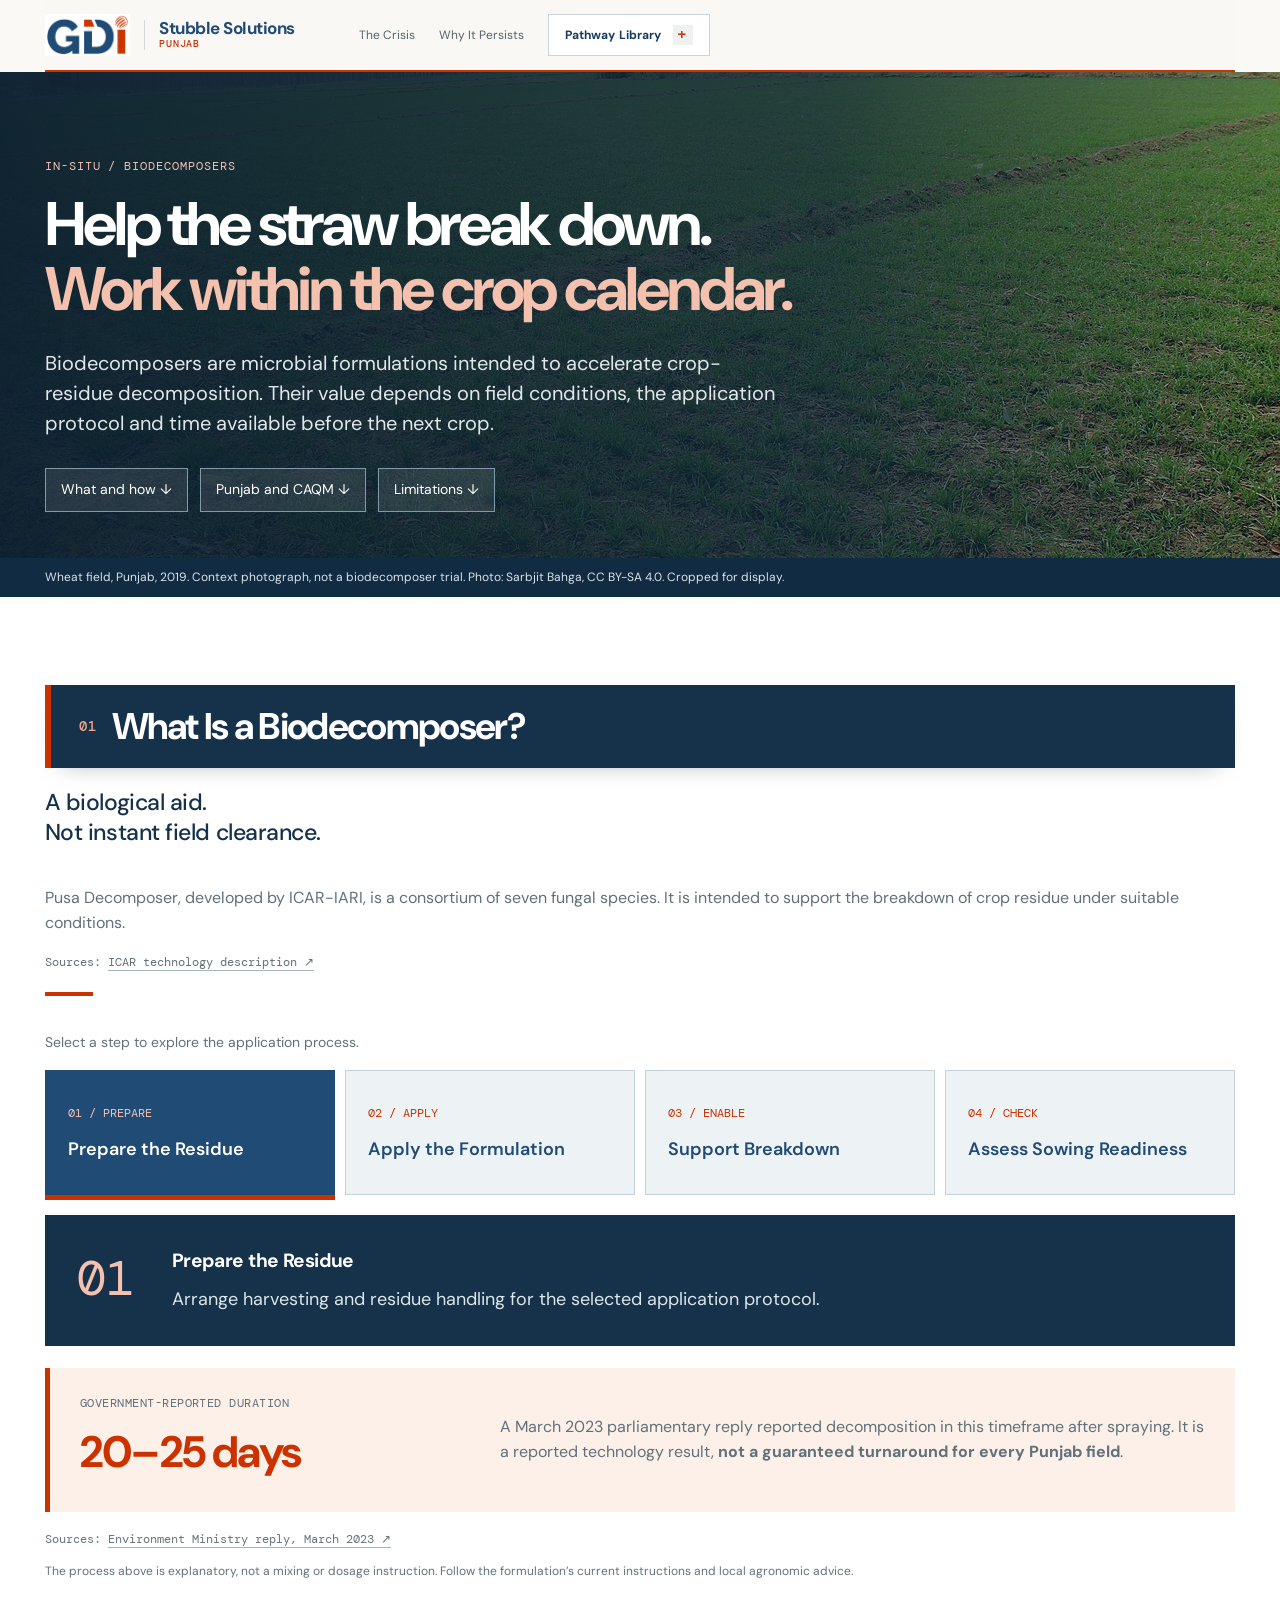
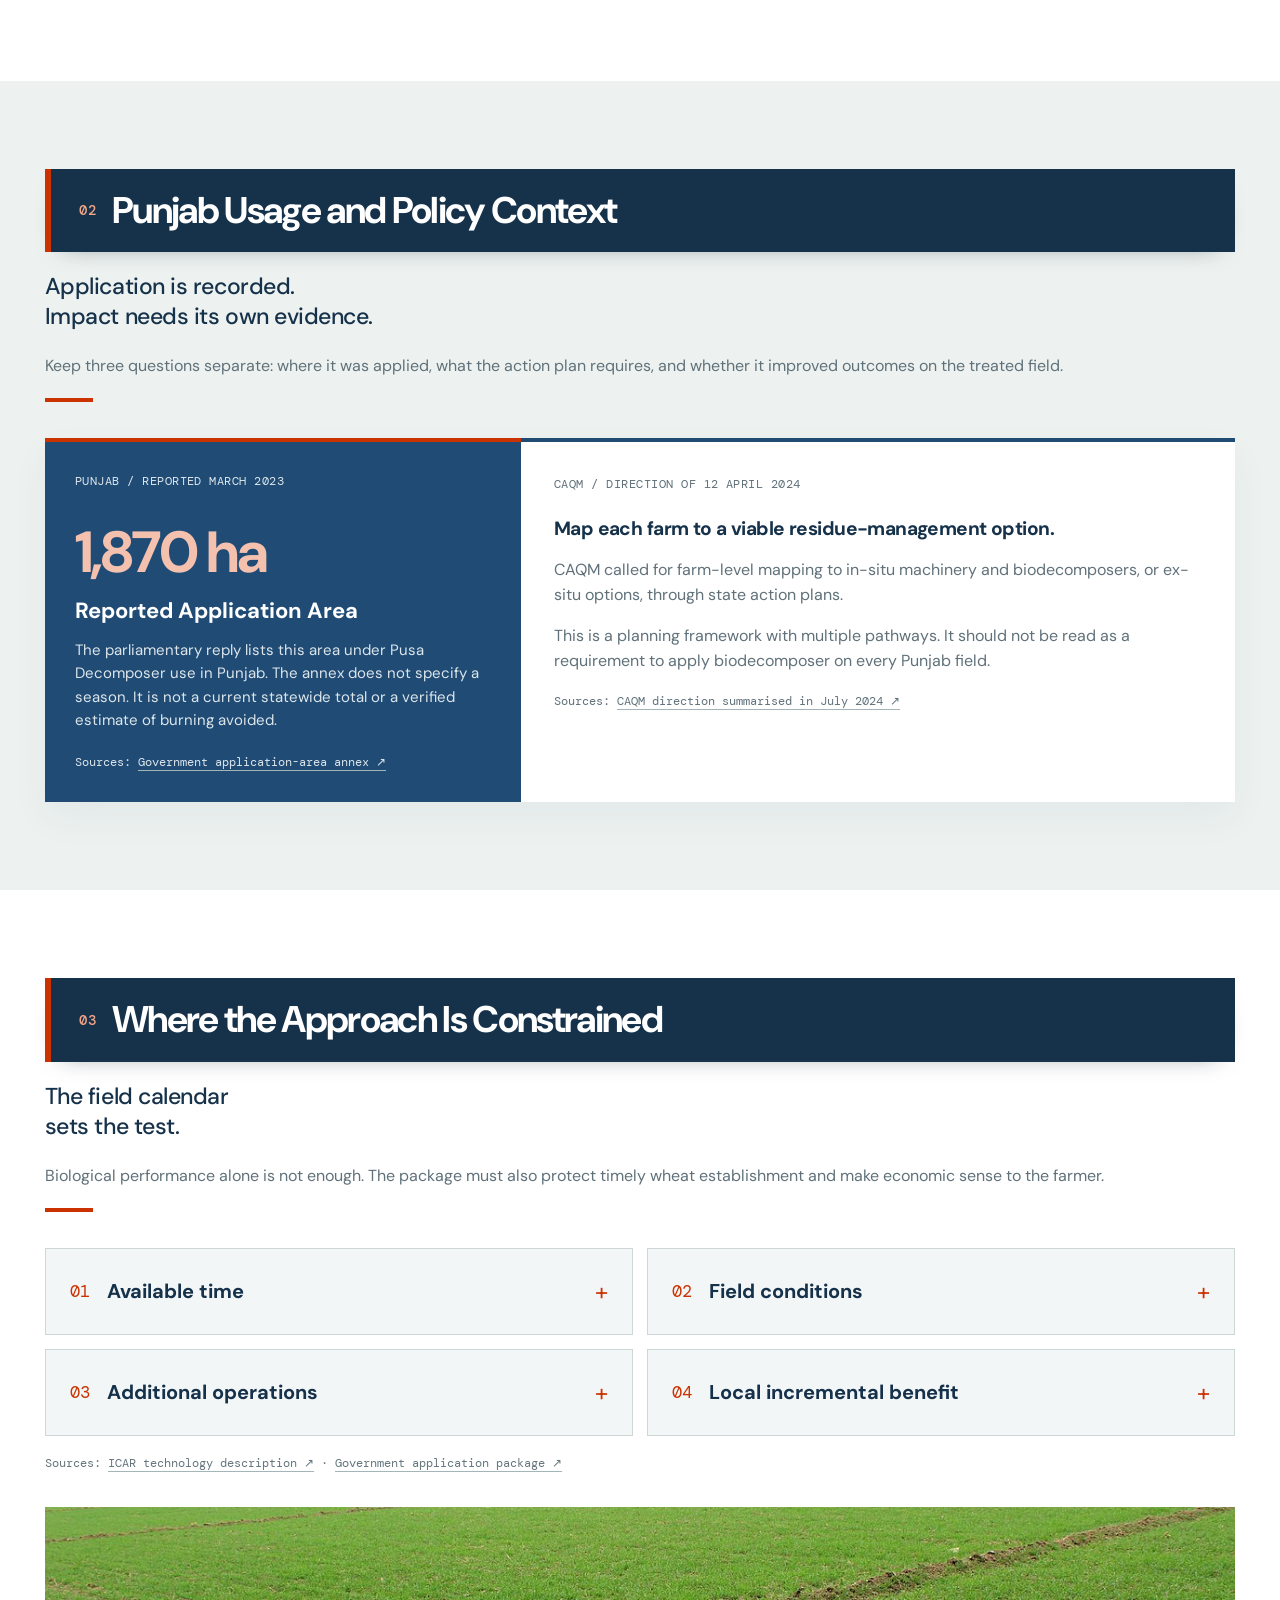
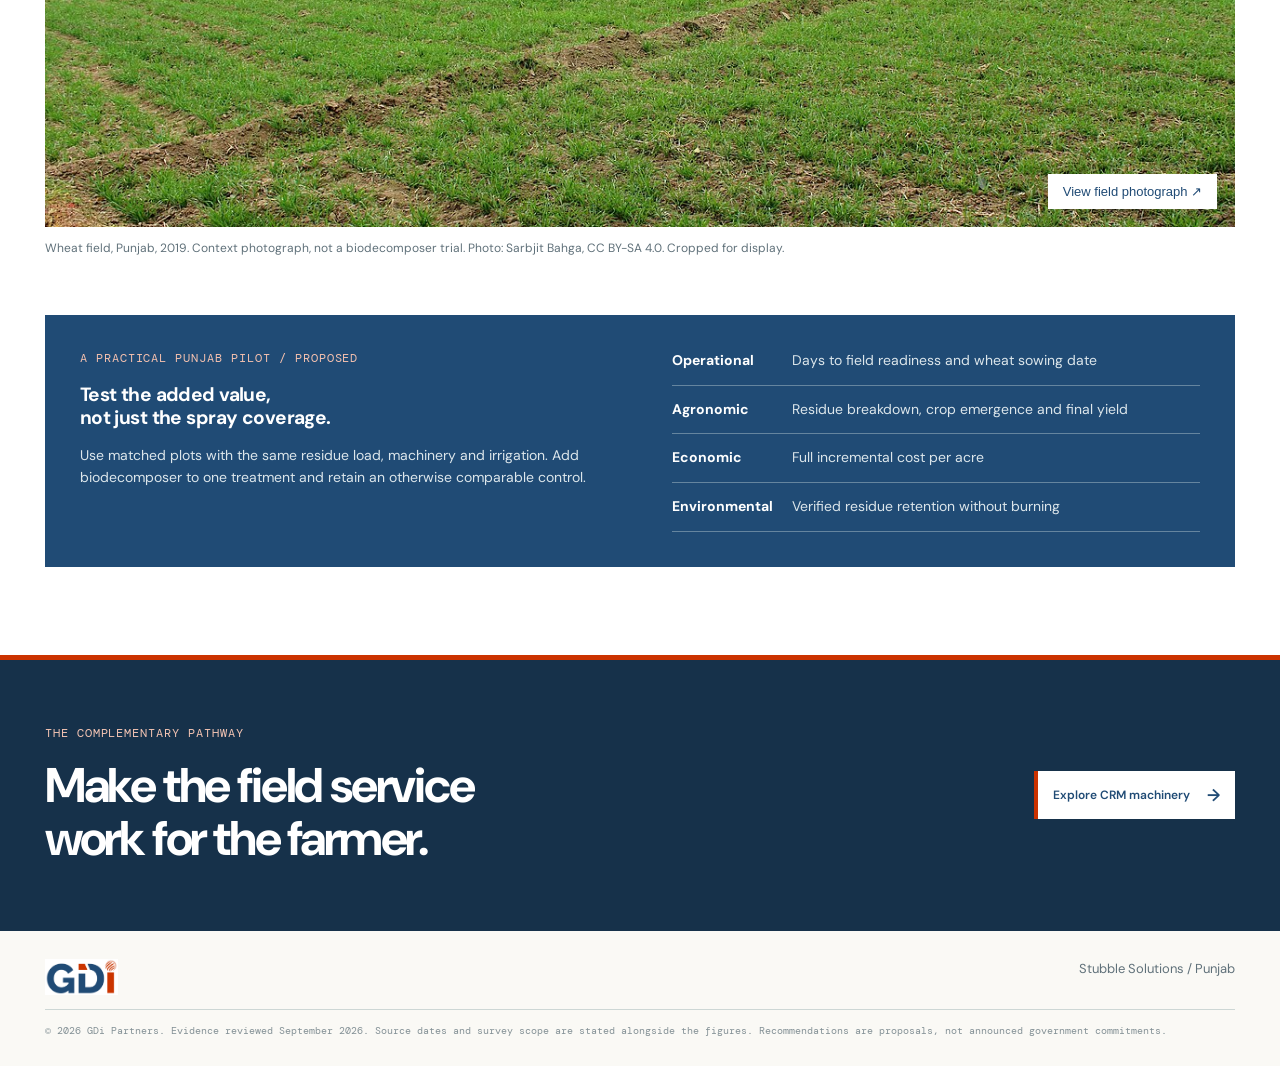
<file: biodecomposer.html>
<!doctype html>
<html lang="en">
<head>
    <!-- Google tag (gtag.js) -->
    <script async src="https://www.googletagmanager.com/gtag/js?id=G-KE79TGJ0NB"></script>
    <script>
      window.dataLayer = window.dataLayer || [];
      function gtag(){dataLayer.push(arguments);}
      gtag('js', new Date());
      gtag('config', 'G-KE79TGJ0NB');
    </script>
<meta charset="UTF-8" /><meta name="viewport" content="width=device-width, initial-scale=1.0" />
<title>Biodecomposers | Stubble Solutions Punjab</title>
<meta name="description" content="What biodecomposers do, Punjab application, CAQM context and practical limitations for paddy residue management." />
<link rel="preconnect" href="https://fonts.googleapis.com" /><link rel="preconnect" href="https://fonts.gstatic.com" crossorigin />
<link href="https://fonts.googleapis.com/css2?family=DM+Mono:wght@400;500&amp;family=DM+Sans:opsz,wght@9..40,400;9..40,500;9..40,600;9..40,700&amp;display=swap" rel="stylesheet" />
<link rel="stylesheet" href="home.css" /><link rel="stylesheet" href="logo.css" /><link rel="stylesheet" href="in-situ.css" /><link rel="stylesheet" href="in-situ-refresh.css" />
    <link rel="stylesheet" href="hierarchy.css?v=20261125-1830" /><script src="in-situ-interactions.js" defer></script>
<script src="pathway-nav.js?v=20261125-1740" defer></script></head>
<body class="is-page is-refreshed is-bio">
<a class="is-skip" href="#main">Skip to content</a>
<header class="topbar">
<a href="index.html" class="wordmark logo-link" aria-label="GDi Partners home"><img src="assets/gdi-logo.jpg" alt="GDi" /><span class="site-name"><b>Stubble Solutions</b><small>Punjab</small></span></a>
<nav aria-label="Primary navigation"><a href="index.html#why">The Crisis</a><a href="why-it-persists.html">Why It Persists</a><a href="index.html#pathways">Pathway Library</a></nav>
<a class="top-cta" href="index.html#pathways">All pathways <span>↗</span></a>
</header>
<div class="is-subnav"><nav class="container" aria-label="In-situ pathway navigation"><span>In-situ management</span><a href="in-situ.html">Overview</a><a href="crm.html">CRM Machinery</a><a href="biodecomposer.html" aria-current="page">Biodecomposers</a></nav></div>
<main id="main">
<section class="is-hero is-compact is-photo-hero"><img class="is-hero-photo" src="assets/insitu-bio-photo.jpg" alt="Young wheat field in Punjab, photographed in 2019" /><div class="is-photo-shade"></div><div class="container"><p class="kicker">In-situ / Biodecomposers</p><h1>Help the straw break down.<br /><em>Work within the crop calendar.</em></h1><p class="is-lead">Biodecomposers are microbial formulations intended to accelerate crop-residue decomposition. Their value depends on field conditions, the application protocol and time available before the next crop.</p><div class="is-jumps"><a href="#what">What and how ↓</a><a href="#punjab">Punjab and CAQM ↓</a><a href="#limits">Limitations ↓</a></div></div></section><div class="is-photo-credit"><div class="container">Wheat field, Punjab, 2019. Context photograph, not a biodecomposer trial. Photo: Sarbjit Bahga, CC BY-SA 4.0. Cropped for display.</div></div>

<section id="what" class="is-section"><div class="container">
<div class="is-section-head"><div><p class="kicker section-title"><span class="section-num">01</span><span class="section-name">What Is a Biodecomposer?</span></p><h2>A biological aid.<br />Not instant field clearance.</h2></div><div><p>Pusa Decomposer, developed by ICAR-IARI, is a consortium of seven fungal species. It is intended to support the breakdown of crop residue under suitable conditions.</p><p class="is-sources">Sources: <a href="https://www.icar.gov.in/en/crop-science/biofertilizers" target="_blank" rel="noopener noreferrer">ICAR technology description ↗</a></p></div></div>
<p class="is-interaction-hint">Select a step to explore the application process.</p><div class="is-process" aria-label="Biodecomposer application process">
<article><span>01 / Prepare</span><h3>Prepare the Residue</h3><p>Arrange harvesting and residue handling for the selected application protocol.</p></article>
<article><span>02 / Apply</span><h3>Apply the Formulation</h3><p>Use the approved product and agricultural-extension guidance for coverage and application.</p></article>
<article><span>03 / Enable</span><h3>Support Breakdown</h3><p>Manage irrigation and primary tillage where specified, so treatment is part of a field-operation package.</p></article>
<article><span>04 / Check</span><h3>Assess Sowing Readiness</h3><p>Monitor decomposition and field conditions before deciding the next operation.</p></article>
</div>
<div class="is-timing"><div><span class="is-label">Government-reported duration</span><strong>20–25 days</strong></div><p>A March 2023 parliamentary reply reported decomposition in this timeframe after spraying. It is a reported technology result, <b>not a guaranteed turnaround for every Punjab field</b>.</p></div>
<p class="is-sources">Sources: <a href="https://www.pib.gov.in/PressReleaseIframePage.aspx?PRID=1907681" target="_blank" rel="noopener noreferrer">Environment Ministry reply, March 2023 ↗</a></p>
<p class="is-small">The process above is explanatory, not a mixing or dosage instruction. Follow the formulation’s current instructions and local agronomic advice.</p>
</div></section>

<section id="punjab" class="is-section is-tint"><div class="container">
<div class="is-section-head"><div><p class="kicker section-title"><span class="section-num">02</span><span class="section-name">Punjab Usage and Policy Context</span></p><h2>Application is recorded.<br />Impact needs its own evidence.</h2></div><p>Keep three questions separate: where it was applied, what the action plan requires, and whether it improved outcomes on the treated field.</p></div>
<div class="is-punjab-bio">
<article class="is-stat"><span class="is-label">Punjab / reported March 2023</span><strong>1,870 ha</strong><h3>Reported Application Area</h3><p>The parliamentary reply lists this area under Pusa Decomposer use in Punjab. The annex does not specify a season. It is not a current statewide total or a verified estimate of burning avoided.</p><p class="is-sources">Sources: <a href="https://www.pib.gov.in/PressReleaseIframePage.aspx?PRID=1907681" target="_blank" rel="noopener noreferrer">Government application-area annex ↗</a></p></article>
<div class="is-policy"><span class="is-label">CAQM / Direction of 12 April 2024</span><h3>Map each farm to a viable residue-management option.</h3><p>CAQM called for farm-level mapping to in-situ machinery and biodecomposers, or ex-situ options, through state action plans.</p><p>This is a planning framework with multiple pathways. It should not be read as a requirement to apply biodecomposer on every Punjab field.</p><p class="is-sources">Sources: <a href="https://www.pib.gov.in/Pressreleaseshare.aspx?PRID=2035034&amp;lang=2&amp;reg=48" target="_blank" rel="noopener noreferrer">CAQM direction summarised in July 2024 ↗</a></p></div>
</div>
</div></section>

<section id="limits" class="is-section"><div class="container">
<div class="is-section-head"><div><p class="kicker section-title"><span class="section-num">03</span><span class="section-name">Where the Approach Is Constrained</span></p><h2>The field calendar<br />sets the test.</h2></div><p>Biological performance alone is not enough. The package must also protect timely wheat establishment and make economic sense to the farmer.</p></div>
<div class="is-limit-grid">
<details class="is-expand"><summary><span>01</span><b>Available time</b><i>+</i></summary><p>Compare the expected treatment period with the actual interval between paddy harvest and wheat sowing. Do not assume the two will align.</p></details>
<details class="is-expand"><summary><span>02</span><b>Field conditions</b><i>+</i></summary><p>Moisture, residue contact and the prescribed tillage sequence need to be managed. Spray coverage alone is not evidence of decomposition.</p></details>
<details class="is-expand"><summary><span>03</span><b>Additional operations</b><i>+</i></summary><p>Include formulation, spraying, irrigation, machinery and labour in the cost comparison, along with any sowing delay.</p></details>
<details class="is-expand"><summary><span>04</span><b>Local incremental benefit</b><i>+</i></summary><p>Results depend on the treatment and setting. Compare against the same field operations without the formulation, not only against burning.</p></details>
</div>
<p class="is-sources">Sources: <a href="https://www.icar.gov.in/en/crop-science/biofertilizers" target="_blank" rel="noopener noreferrer">ICAR technology description ↗</a> · <a href="https://www.pib.gov.in/PressReleaseIframePage.aspx?PRID=1907681" target="_blank" rel="noopener noreferrer">Government application package ↗</a></p>
<figure class="is-photo-feature"><button type="button" data-enlarge-photo aria-label="Enlarge Punjab wheat field photograph"><img src="assets/insitu-bio-photo.jpg" alt="Young wheat field in Punjab, with trees along the boundary" loading="lazy" width="1280" height="768" /><span class="photo-zoom-label">View field photograph ↗</span></button><figcaption>Wheat field, Punjab, 2019. Context photograph, not a biodecomposer trial. Photo: Sarbjit Bahga, CC BY-SA 4.0. Cropped for display.</figcaption></figure>
<div class="is-pilot"><div><p class="kicker">A practical Punjab pilot / proposed</p><h3>Test the added value,<br />not just the spray coverage.</h3><p>Use matched plots with the same residue load, machinery and irrigation. Add biodecomposer to one treatment and retain an otherwise comparable control.</p></div><ul><li><b>Operational</b><span>Days to field readiness and wheat sowing date</span></li><li><b>Agronomic</b><span>Residue breakdown, crop emergence and final yield</span></li><li><b>Economic</b><span>Full incremental cost per acre</span></li><li><b>Environmental</b><span>Verified residue retention without burning</span></li></ul></div>
</div></section>
<section class="is-next"><div class="container"><div><p class="kicker light">The complementary pathway</p><h2>Make the field service<br />work for the farmer.</h2></div><a class="button light-button" href="crm.html">Explore CRM machinery <span>→</span></a></div></section>
</main>
<footer class="container"><a class="wordmark logo-link footer-logo" href="index.html" aria-label="GDi Partners home"><img src="assets/gdi-logo.jpg" alt="GDi" /></a><p>Stubble Solutions / Punjab</p><small>© 2026 GDi Partners. Evidence reviewed September 2026. Source dates and survey scope are stated alongside the figures. Recommendations are proposals, not announced government commitments.</small></footer>
</body></html>
</file>
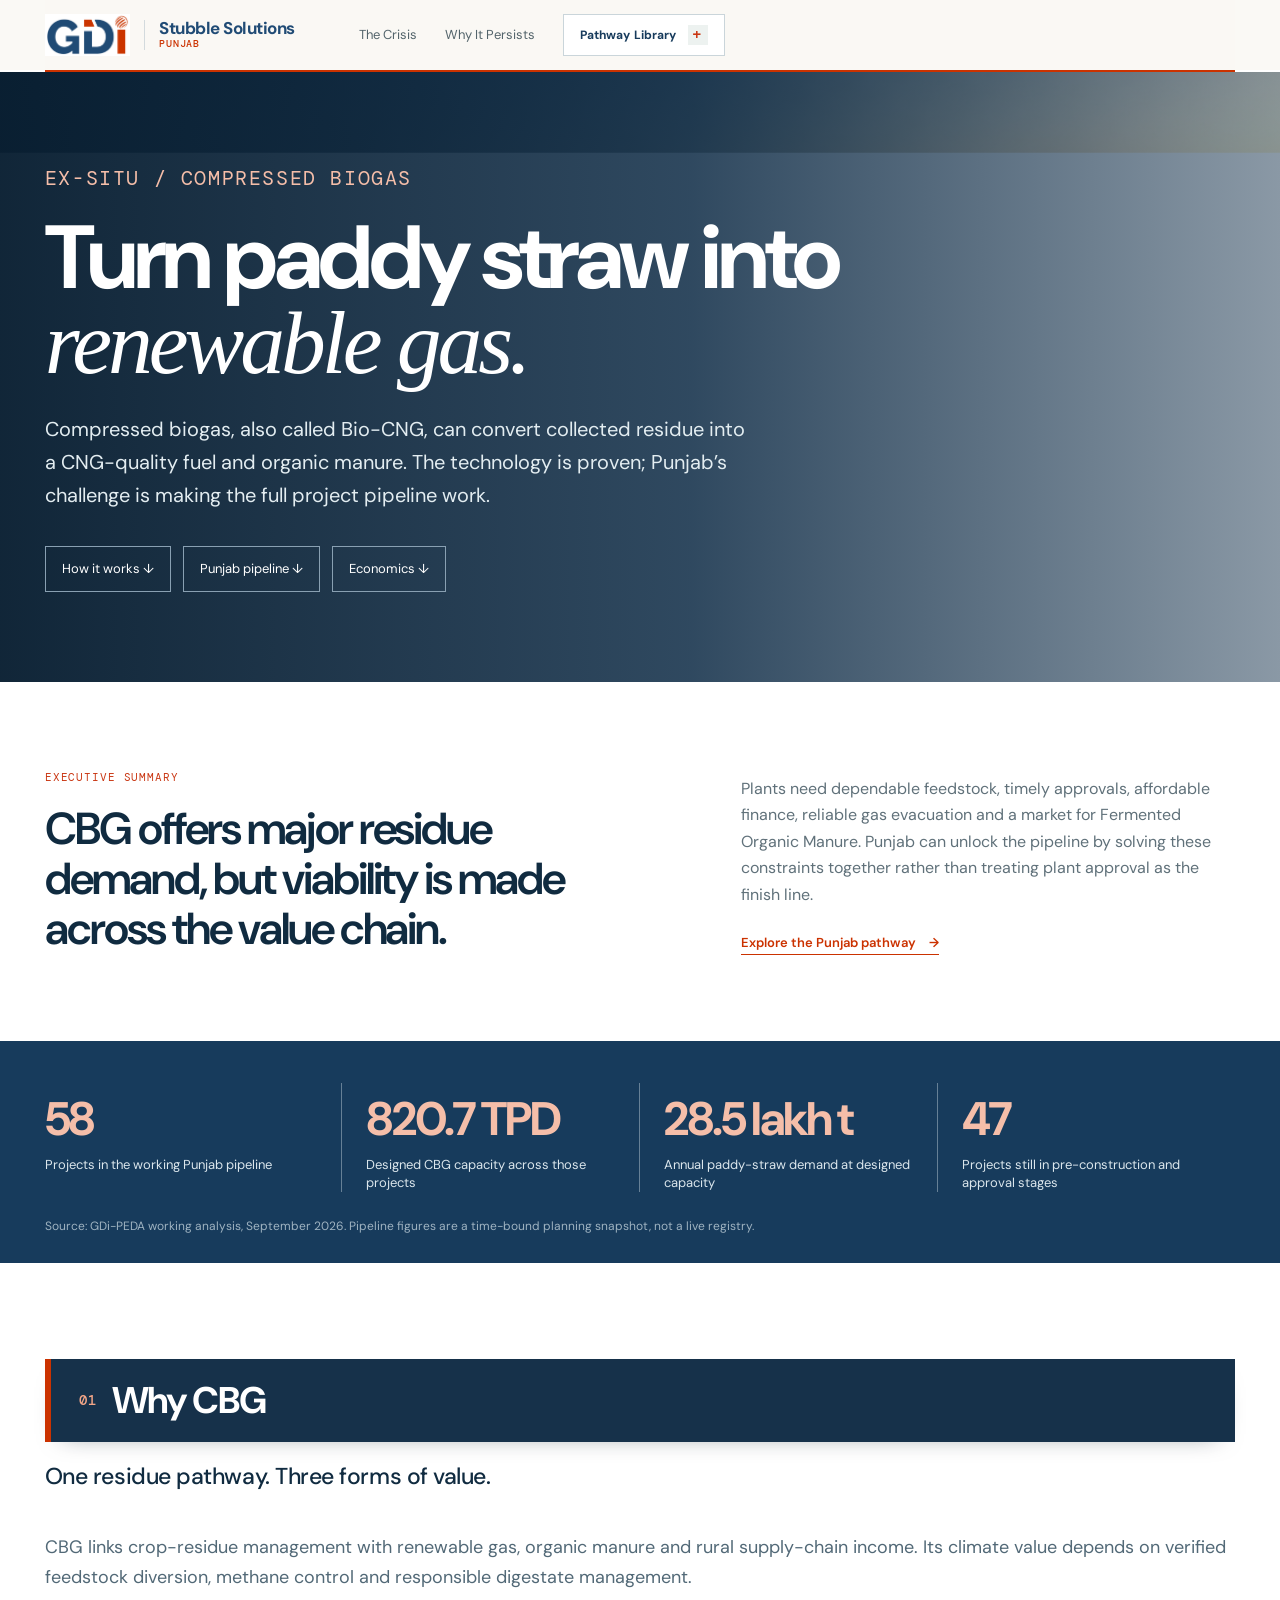
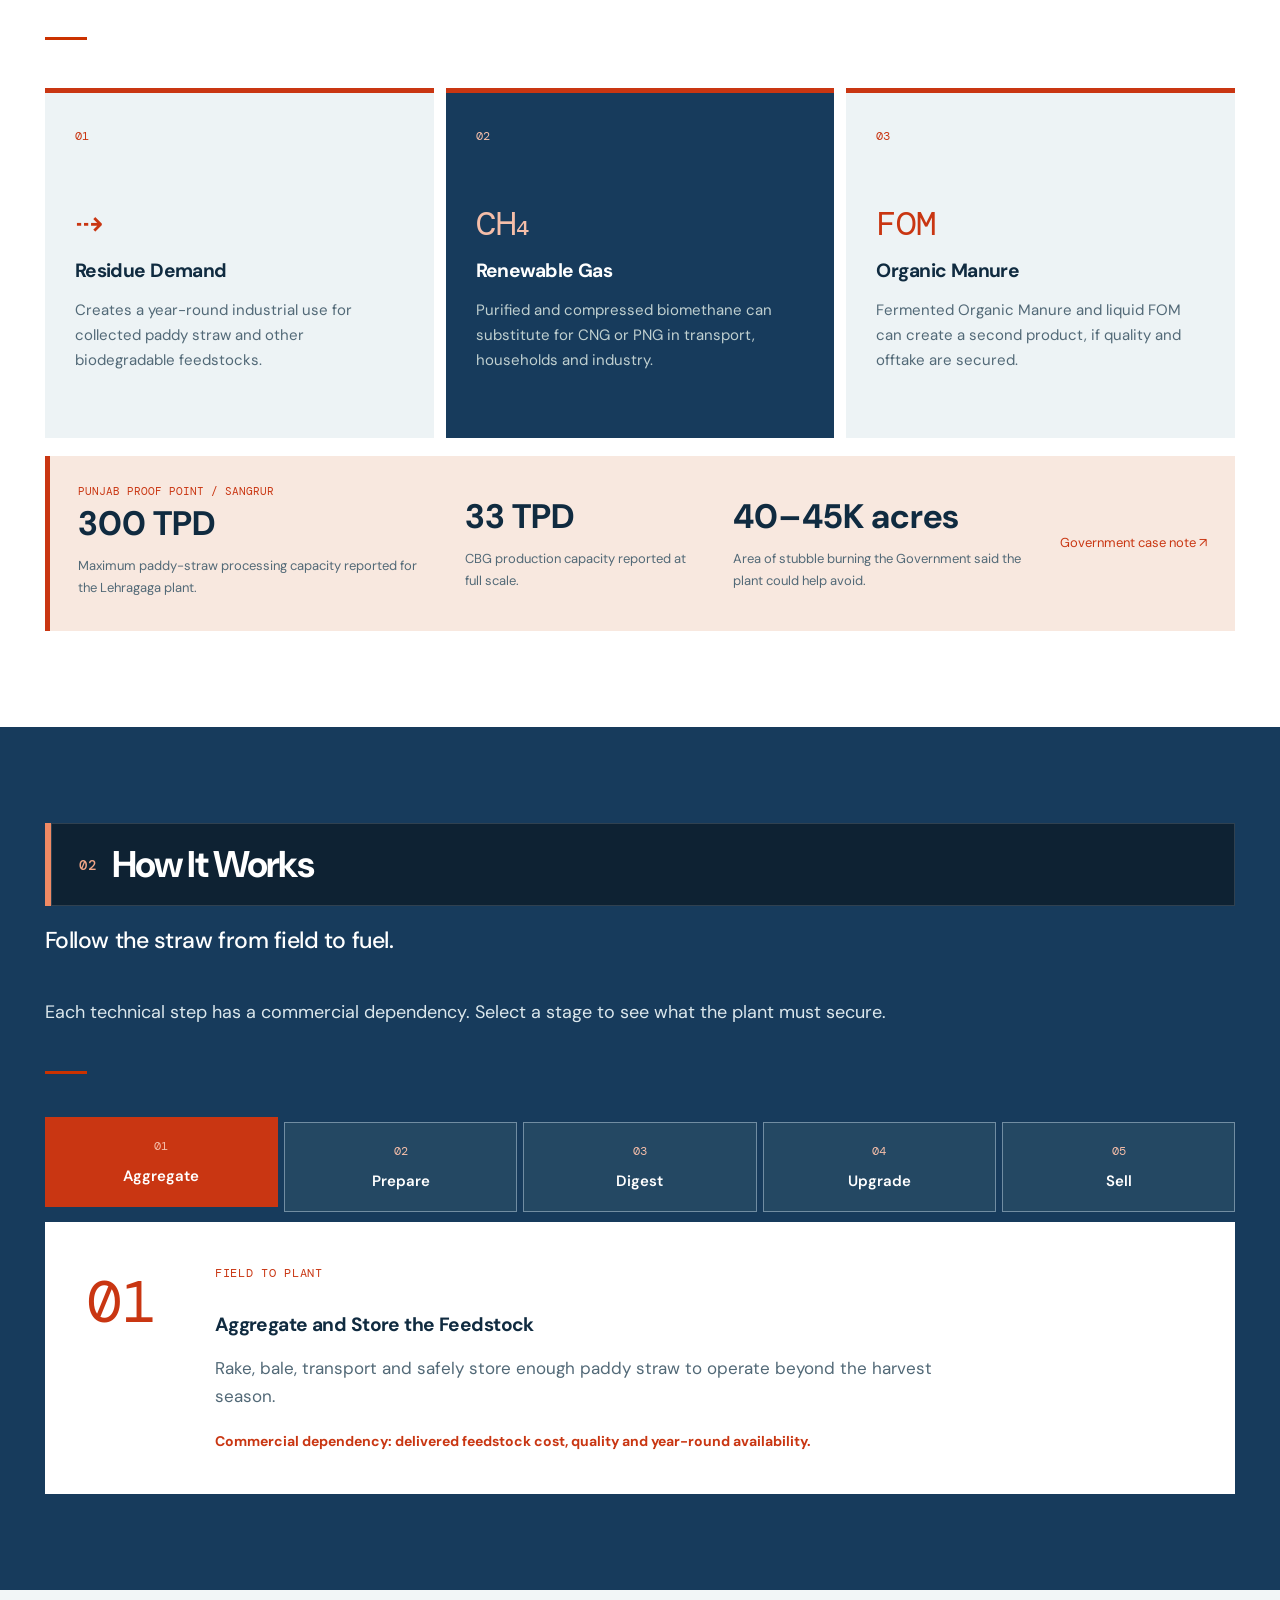
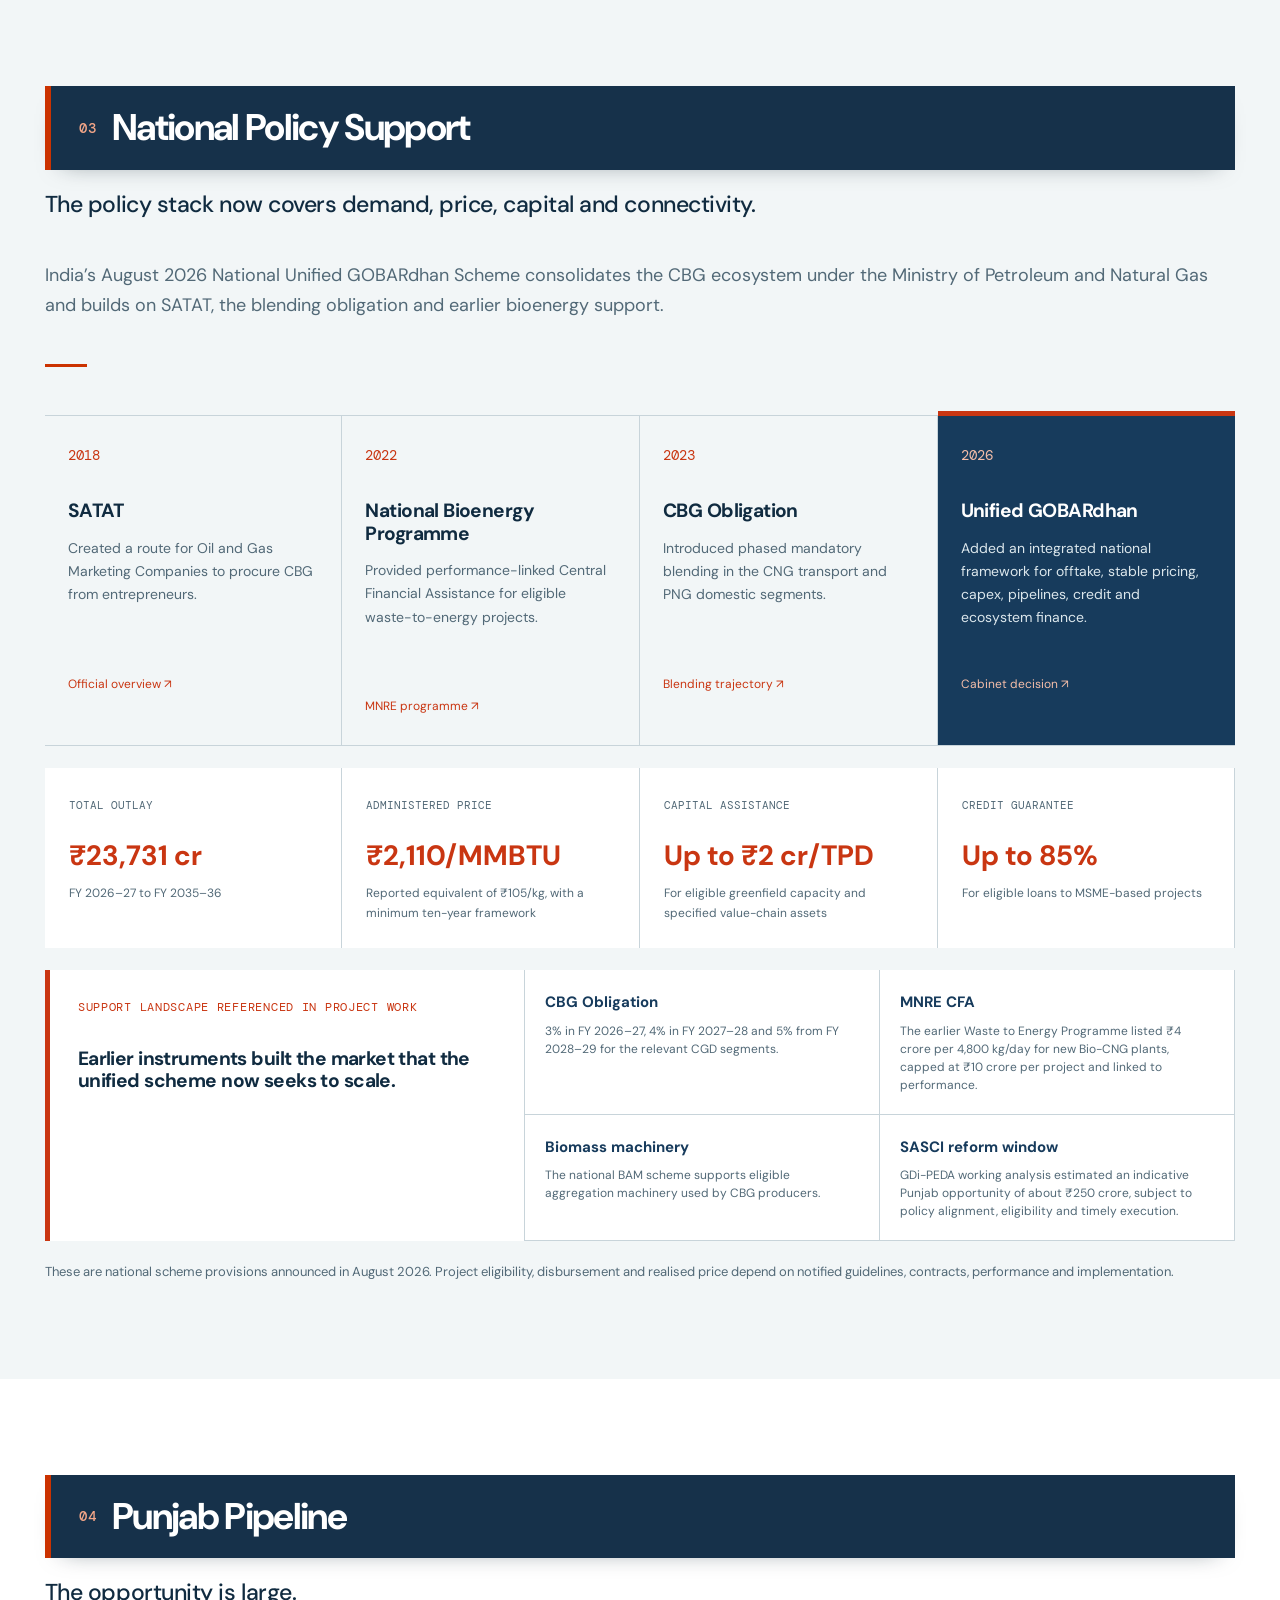
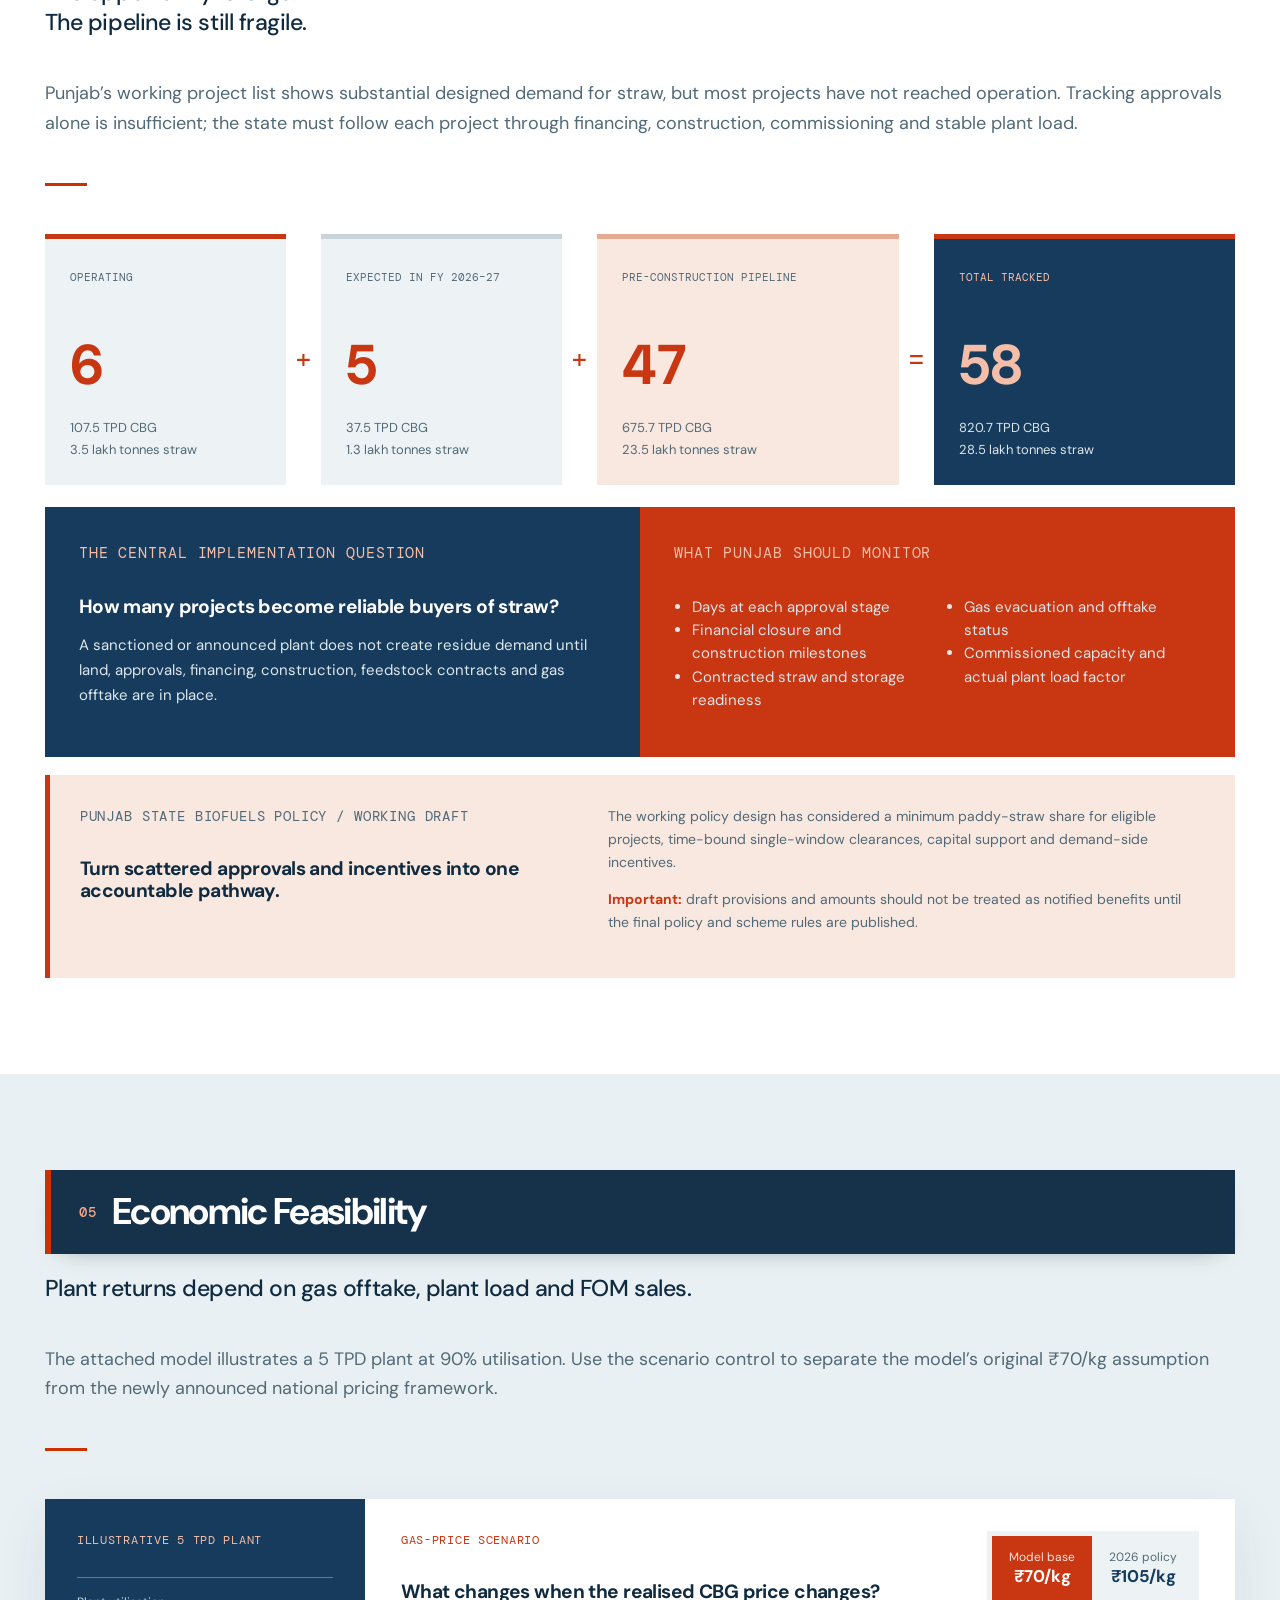
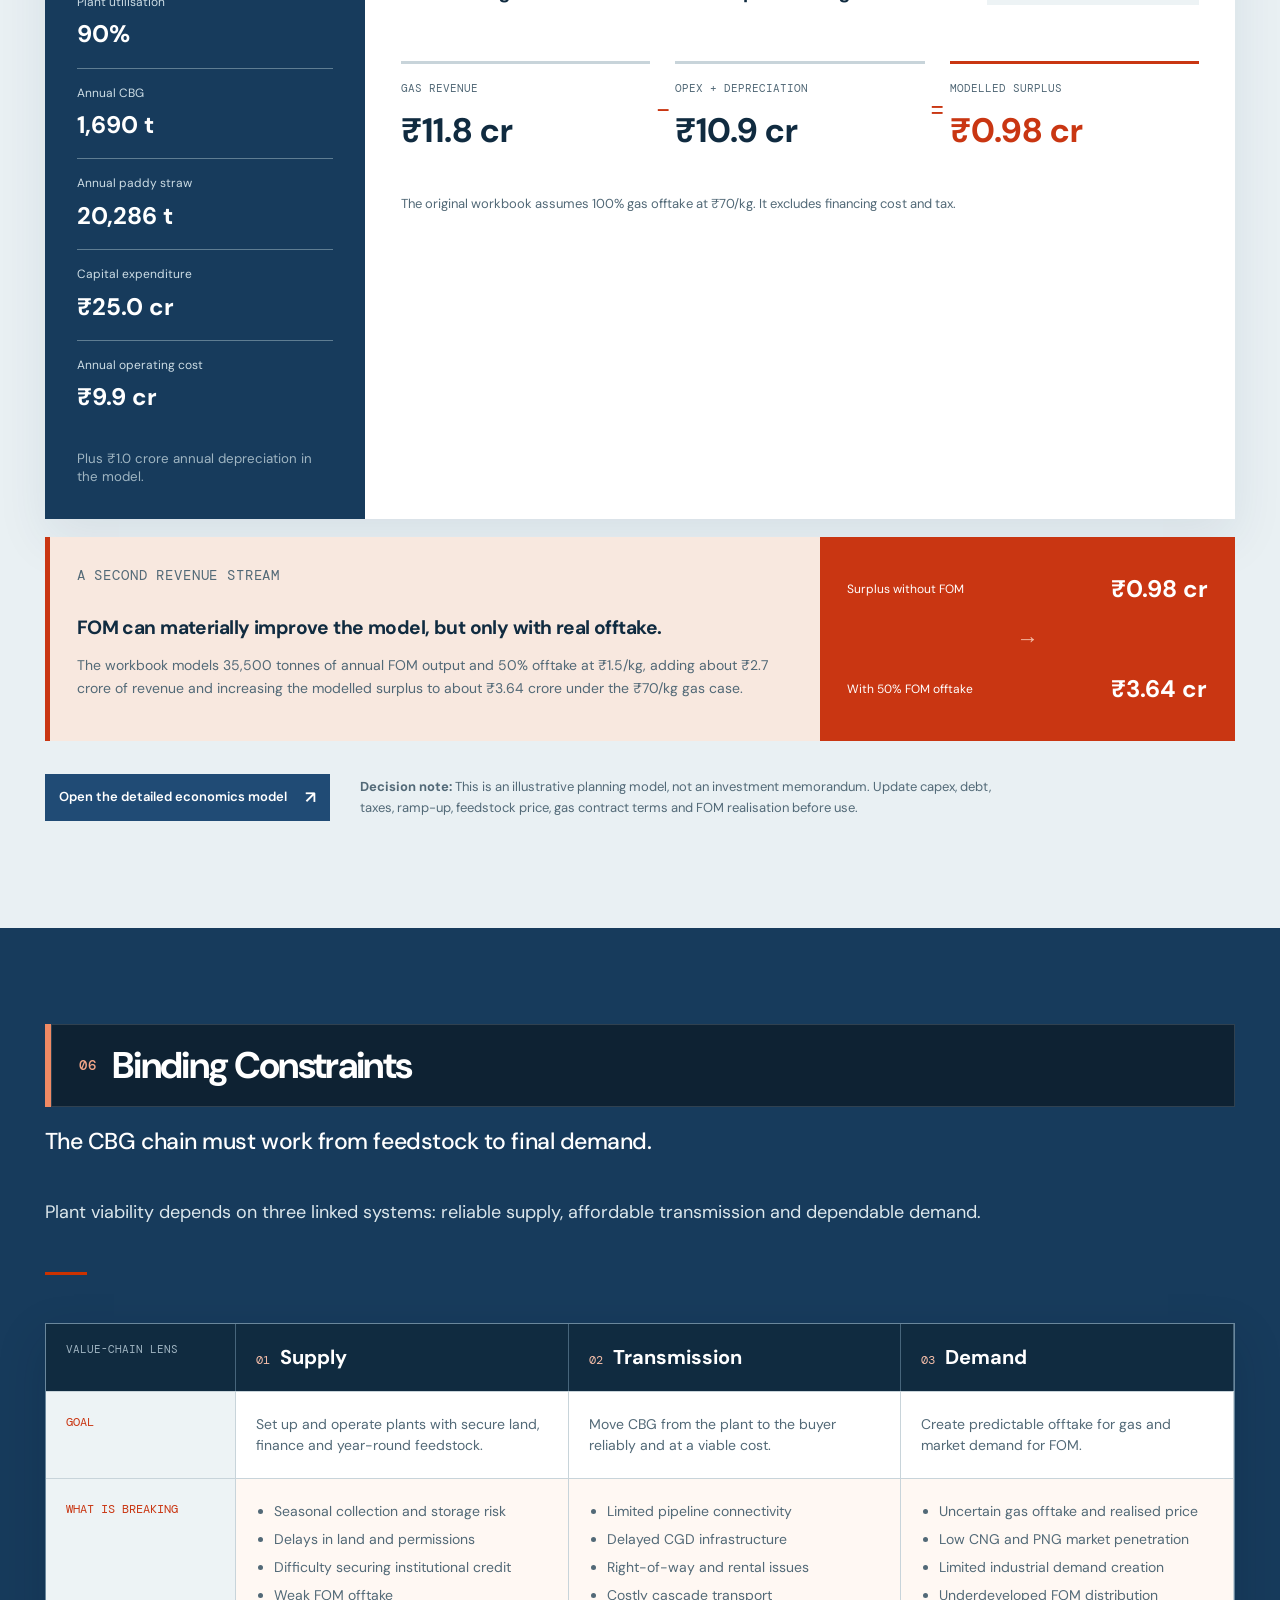
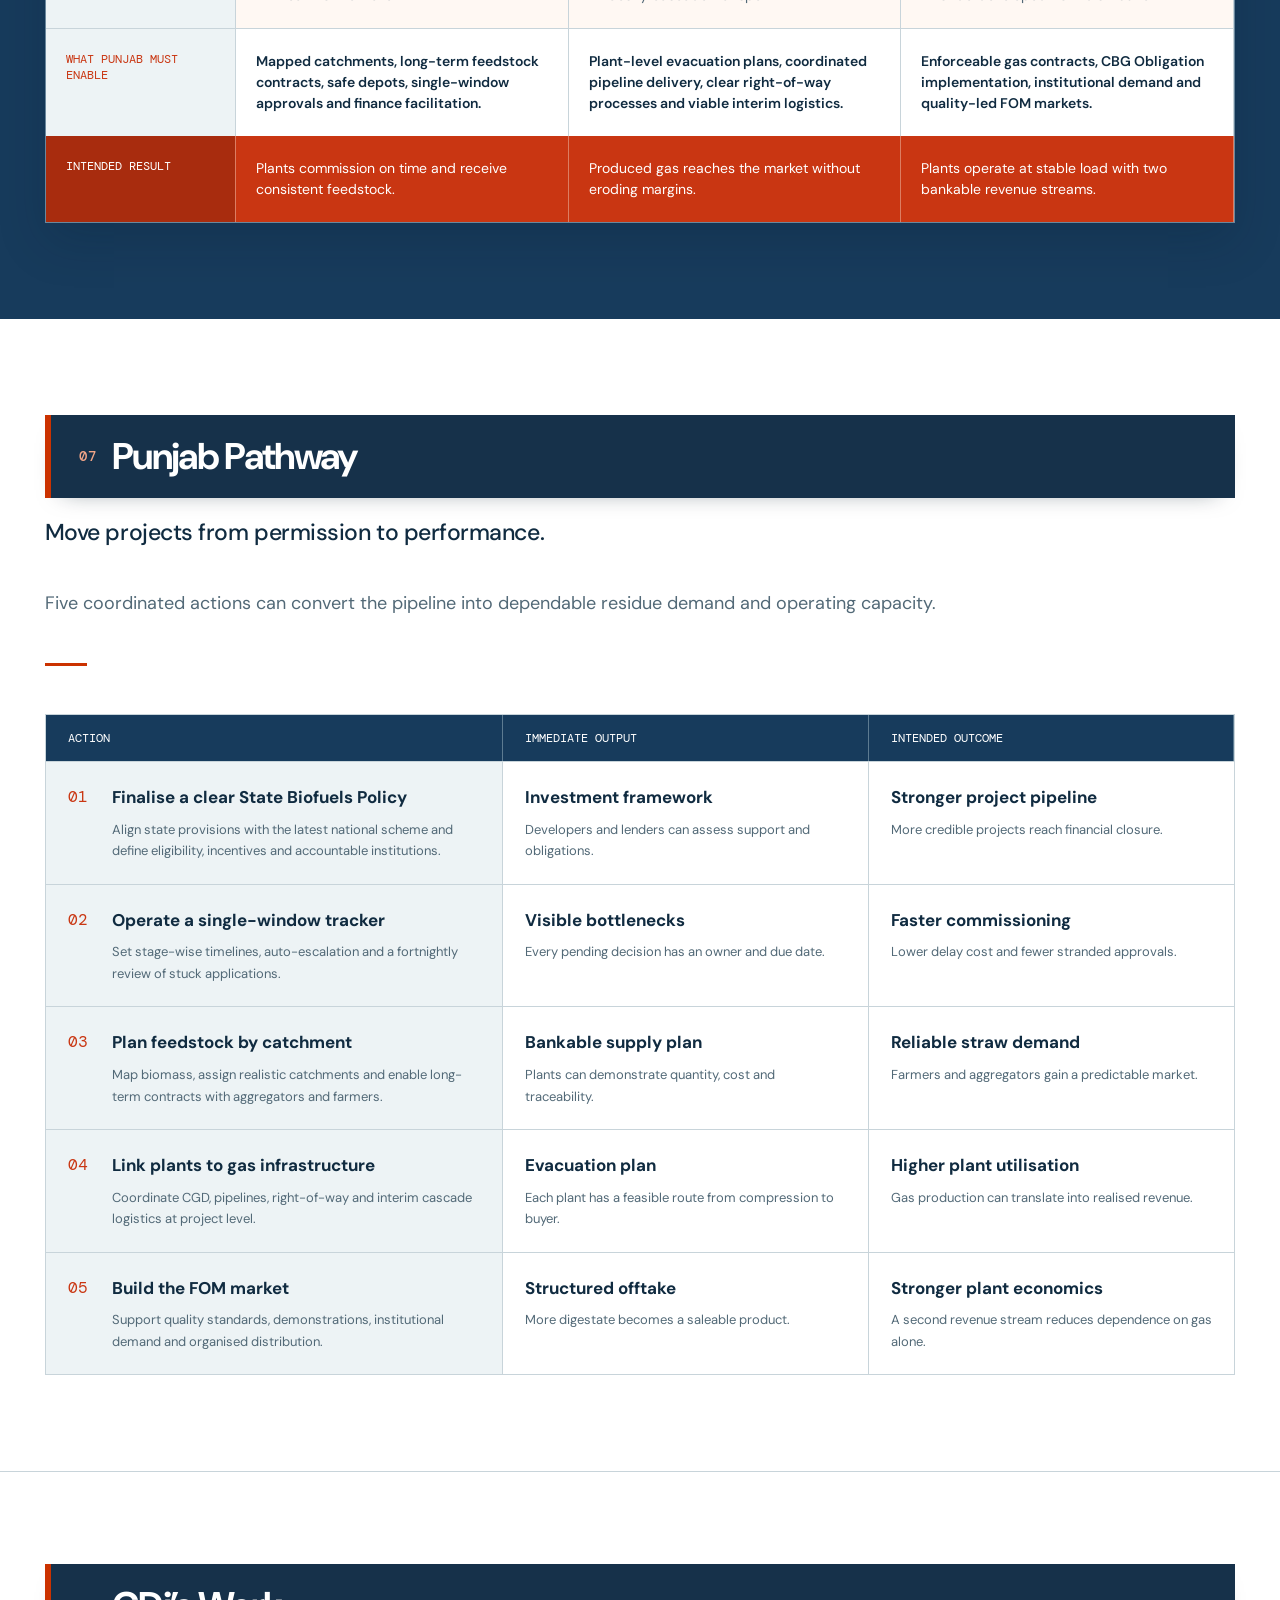
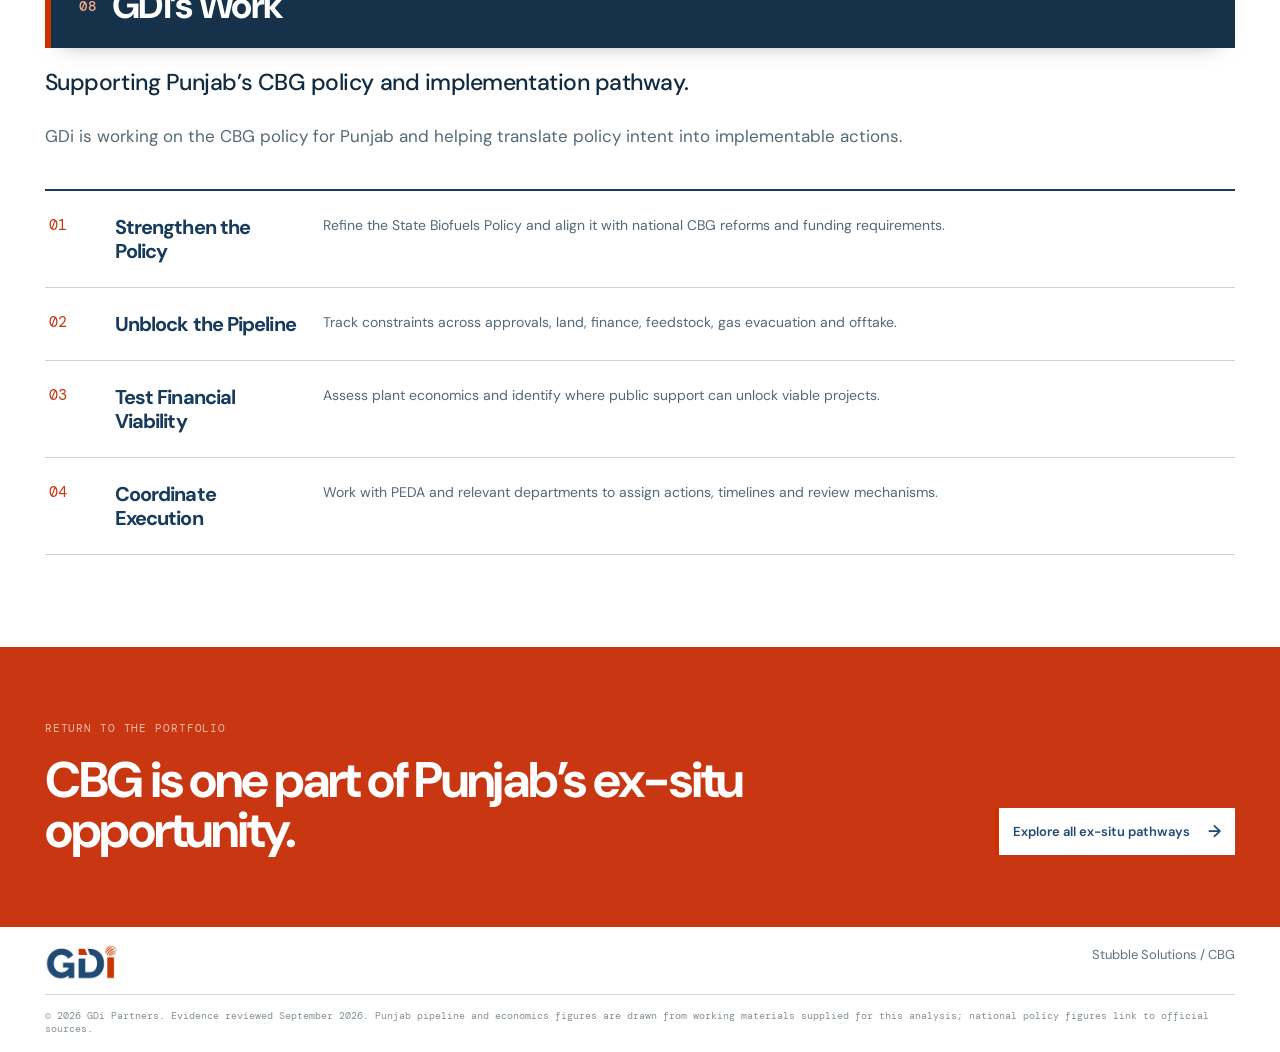
<file: cbg.html>
<!doctype html>
<html lang="en">
  <head>
    <!-- Google tag (gtag.js) -->
    <script async src="https://www.googletagmanager.com/gtag/js?id=G-KE79TGJ0NB"></script>
    <script>
      window.dataLayer = window.dataLayer || [];
      function gtag(){dataLayer.push(arguments);}
      gtag('js', new Date());
      gtag('config', 'G-KE79TGJ0NB');
    </script>
    <meta charset="UTF-8" />
    <meta name="viewport" content="width=device-width, initial-scale=1.0" />
    <meta name="description" content="Compressed biogas as an ex-situ paddy-straw management pathway for Punjab, including policy, project pipeline, economics and recommendations." />
    <title>Compressed Biogas | Stubble Solutions, Punjab</title>
    <link rel="preconnect" href="https://fonts.googleapis.com" />
    <link rel="preconnect" href="https://fonts.gstatic.com" crossorigin />
    <link href="https://fonts.googleapis.com/css2?family=DM+Mono:wght@400;500&family=DM+Sans:opsz,wght@9..40,400;9..40,500;9..40,600;9..40,700&display=swap" rel="stylesheet" />
    <link rel="stylesheet" href="funders.css" />
    <link rel="stylesheet" href="palette-update.css" />
    <link rel="stylesheet" href="consulting-polish.css" />
    <link rel="stylesheet" href="logo.css" />
    <link rel="stylesheet" href="ex-situ.css" />
    <link rel="stylesheet" href="hierarchy.css?v=20261125-1830" />
  <script src="pathway-nav.js?v=20261125-1740" defer></script></head>
  <body class="ex-page cbg-page">
    <header class="topbar">
      <a href="index.html" class="wordmark logo-link" aria-label="GDi Partners home"><img src="assets/gdi-logo.jpg" alt="GDi" /><span class="site-name"><b>Stubble Solutions</b><small>Punjab</small></span></a>
      <nav aria-label="Primary navigation"><a href="index.html#why">The Crisis</a><a href="why-it-persists.html">Why It Persists</a><a href="index.html#pathways">Pathway Library</a><a href="#why-cbg">CBG Analysis</a></nav>
      <a class="top-cta" href="index.html#pathways">All pathways <span>↗</span></a>
    </header>

    <div class="ex-subnav"><nav class="container" aria-label="Ex-situ pathway navigation"><span>Ex-situ management</span><a href="ex-situ.html">Overview</a><a href="cbg.html" aria-current="page">CBG</a><a href="industrial-boilers.html">Boilers</a><a href="pellets.html">Pellets</a><a href="baling-storage.html">Baling &amp; Storage</a></nav></div>

    <main id="top">
      <section class="cbg-hero">
        <img src="assets/punjab-stubble-bales.png" alt="Collected paddy straw bales ready for ex-situ use" />
        <div class="ex-hero-shade"></div>
        <div class="container cbg-hero-copy"><p class="kicker light">Ex-situ / Compressed biogas</p><h1>Turn paddy straw into<br /><em>renewable gas.</em></h1><p>Compressed biogas, also called Bio-CNG, can convert collected residue into a CNG-quality fuel and organic manure. The technology is proven; Punjab’s challenge is making the full project pipeline work.</p><div class="cbg-jumps"><a href="#how">How it works ↓</a><a href="#punjab">Punjab pipeline ↓</a><a href="#economics">Economics ↓</a></div></div>
      </section>

      <section class="summary container cbg-summary"><div><p class="kicker">Executive summary</p><h2>CBG offers major residue demand, but viability is made across the value chain.</h2></div><div class="summary-copy"><p>Plants need dependable feedstock, timely approvals, affordable finance, reliable gas evacuation and a market for Fermented Organic Manure. Punjab can unlock the pipeline by solving these constraints together rather than treating plant approval as the finish line.</p><a href="#recommendations" class="underlink">Explore the Punjab pathway <span>→</span></a></div></section>

      <section class="cbg-numbers" aria-label="Punjab CBG pipeline snapshot"><div class="container">
        <div><strong>58</strong><span>Projects in the working Punjab pipeline</span></div><div><strong>820.7 TPD</strong><span>Designed CBG capacity across those projects</span></div><div><strong>28.5 lakh t</strong><span>Annual paddy-straw demand at designed capacity</span></div><div><strong>47</strong><span>Projects still in pre-construction and approval stages</span></div>
      </div><p class="container cbg-number-note">Source: GDi-PEDA working analysis, September 2026. Pipeline figures are a time-bound planning snapshot, not a live registry.</p></section>

      <section id="why-cbg" class="ex-section cbg-why"><div class="container">
        <div class="section-intro split"><div><p class="kicker section-title"><span class="section-num">01</span><span class="section-name">Why CBG</span></p><h2>One residue pathway. Three forms of value.</h2></div><p>CBG links crop-residue management with renewable gas, organic manure and rural supply-chain income. Its climate value depends on verified feedstock diversion, methane control and responsible digestate management.</p></div>
        <div class="cbg-value-grid">
          <article><span>01</span><div class="cbg-symbol">⇢</div><h3>Residue Demand</h3><p>Creates a year-round industrial use for collected paddy straw and other biodegradable feedstocks.</p></article>
          <article class="dark"><span>02</span><div class="cbg-symbol">CH₄</div><h3>Renewable Gas</h3><p>Purified and compressed biomethane can substitute for CNG or PNG in transport, households and industry.</p></article>
          <article><span>03</span><div class="cbg-symbol">FOM</div><h3>Organic Manure</h3><p>Fermented Organic Manure and liquid FOM can create a second product, if quality and offtake are secured.</p></article>
        </div>
        <aside class="cbg-proof"><div><span>Punjab proof point / Sangrur</span><strong>300 TPD</strong><p>Maximum paddy-straw processing capacity reported for the Lehragaga plant.</p></div><div><strong>33 TPD</strong><p>CBG production capacity reported at full scale.</p></div><div><strong>40–45K acres</strong><p>Area of stubble burning the Government said the plant could help avoid.</p></div><a href="https://www.pib.gov.in/PressReleaseIframePage.aspx?PRID=1868887&amp;lang=2&amp;reg=3" target="_blank" rel="noopener noreferrer">Government case note ↗</a></aside>
      </div></section>

      <section id="how" class="ex-section cbg-how"><div class="container">
        <div class="section-intro split"><div><p class="kicker section-title on-dark"><span class="section-num">02</span><span class="section-name">How It Works</span></p><h2>Follow the straw from field to fuel.</h2></div><p>Each technical step has a commercial dependency. Select a stage to see what the plant must secure.</p></div>
        <div class="cbg-process" data-cbg-process>
          <div class="cbg-process-buttons" role="tablist" aria-label="CBG production process">
            <button type="button" role="tab" aria-selected="true" data-step="0"><span>01</span>Aggregate</button><button type="button" role="tab" aria-selected="false" data-step="1"><span>02</span>Prepare</button><button type="button" role="tab" aria-selected="false" data-step="2"><span>03</span>Digest</button><button type="button" role="tab" aria-selected="false" data-step="3"><span>04</span>Upgrade</button><button type="button" role="tab" aria-selected="false" data-step="4"><span>05</span>Sell</button>
          </div>
          <div class="cbg-process-panel" role="tabpanel" tabindex="0" aria-live="polite"><span>01</span><div><p class="card-label">Field to plant</p><h3>Aggregate and Store the Feedstock</h3><p>Rake, bale, transport and safely store enough paddy straw to operate beyond the harvest season.</p><b>Commercial dependency: delivered feedstock cost, quality and year-round availability.</b></div></div>
          <template data-step-content="1"><span>02</span><div><p class="card-label">Pre-treatment</p><h3>Prepare Straw for Digestion</h3><p>Open bales, reduce particle size and condition the lignocellulosic feedstock for stable biological processing.</p><b>Commercial dependency: reliable equipment, energy use and consistent input quality.</b></div></template>
          <template data-step-content="2"><span>03</span><div><p class="card-label">Anaerobic digestion</p><h3>Produce Raw Biogas</h3><p>Microorganisms break down prepared biomass without oxygen, producing methane-rich gas and digestate.</p><b>Commercial dependency: stable biology, operating discipline and high plant utilisation.</b></div></template>
          <template data-step-content="3"><span>04</span><div><p class="card-label">Gas upgrading</p><h3>Purify and Compress the Gas</h3><p>Remove carbon dioxide, moisture and impurities, then compress biomethane to the required CBG specification.</p><b>Commercial dependency: gas quality, compression uptime and a safe evacuation route.</b></div></template>
          <template data-step-content="4"><span>05</span><div><p class="card-label">Revenue</p><h3>Sell Gas and Manage FOM</h3><p>Supply CBG through cascade or pipeline and process digestate into marketable FOM or liquid FOM.</p><b>Commercial dependency: bankable offtake for both the primary fuel and the by-product.</b></div></template>
        </div>
      </div></section>

      <section id="policy" class="ex-section cbg-policy"><div class="container">
        <div class="section-intro split"><div><p class="kicker section-title"><span class="section-num">03</span><span class="section-name">National Policy Support</span></p><h2>The policy stack now covers demand, price, capital and connectivity.</h2></div><p>India’s August 2026 National Unified GOBARdhan Scheme consolidates the CBG ecosystem under the Ministry of Petroleum and Natural Gas and builds on SATAT, the blending obligation and earlier bioenergy support.</p></div>
        <div class="policy-timeline">
          <article><span>2018</span><h3>SATAT</h3><p>Created a route for Oil and Gas Marketing Companies to procure CBG from entrepreneurs.</p><a href="https://iocl.com/pages/satat-overview" target="_blank" rel="noopener noreferrer">Official overview ↗</a></article>
          <article><span>2022</span><h3>National Bioenergy Programme</h3><p>Provided performance-linked Central Financial Assistance for eligible waste-to-energy projects.</p><a href="https://mnre.gov.in/en/waste-to-energy/" target="_blank" rel="noopener noreferrer">MNRE programme ↗</a></article>
          <article><span>2023</span><h3>CBG Obligation</h3><p>Introduced phased mandatory blending in the CNG transport and PNG domestic segments.</p><a href="https://www.pib.gov.in/Pressreleaseshare.aspx?PRID=1989226&amp;lang=2&amp;reg=48" target="_blank" rel="noopener noreferrer">Blending trajectory ↗</a></article>
          <article class="current"><span>2026</span><h3>Unified GOBARdhan</h3><p>Added an integrated national framework for offtake, stable pricing, capex, pipelines, credit and ecosystem finance.</p><a href="https://www.pib.gov.in/newsite/erelcontent.aspx?lang=2&amp;reg=48&amp;relid=292873" target="_blank" rel="noopener noreferrer">Cabinet decision ↗</a></article>
        </div>
        <div class="policy-metrics"><article><span>Total outlay</span><strong>₹23,731 cr</strong><p>FY 2026–27 to FY 2035–36</p></article><article><span>Administered price</span><strong>₹2,110/MMBTU</strong><p>Reported equivalent of ₹105/kg, with a minimum ten-year framework</p></article><article><span>Capital assistance</span><strong>Up to ₹2 cr/TPD</strong><p>For eligible greenfield capacity and specified value-chain assets</p></article><article><span>Credit guarantee</span><strong>Up to 85%</strong><p>For eligible loans to MSME-based projects</p></article></div>
        <div class="support-landscape"><div><p class="card-label">Support landscape referenced in project work</p><h3>Earlier instruments built the market that the unified scheme now seeks to scale.</h3></div><div class="support-items"><p><b>CBG Obligation</b><span>3% in FY 2026–27, 4% in FY 2027–28 and 5% from FY 2028–29 for the relevant CGD segments.</span></p><p><b>MNRE CFA</b><span>The earlier Waste to Energy Programme listed ₹4 crore per 4,800 kg/day for new Bio-CNG plants, capped at ₹10 crore per project and linked to performance.</span></p><p><b>Biomass machinery</b><span>The national BAM scheme supports eligible aggregation machinery used by CBG producers.</span></p><p><b>SASCI reform window</b><span>GDi-PEDA working analysis estimated an indicative Punjab opportunity of about ₹250 crore, subject to policy alignment, eligibility and timely execution.</span></p></div></div>
        <p class="cbg-caveat">These are national scheme provisions announced in August 2026. Project eligibility, disbursement and realised price depend on notified guidelines, contracts, performance and implementation.</p>
      </div></section>

      <section id="punjab" class="ex-section cbg-punjab"><div class="container">
        <div class="section-intro split"><div><p class="kicker section-title"><span class="section-num">04</span><span class="section-name">Punjab Pipeline</span></p><h2>The opportunity is large.<br />The pipeline is still fragile.</h2></div><p>Punjab’s working project list shows substantial designed demand for straw, but most projects have not reached operation. Tracking approvals alone is insufficient; the state must follow each project through financing, construction, commissioning and stable plant load.</p></div>
        <div class="pipeline-visual" aria-label="Punjab CBG project pipeline"><article class="operating"><span>Operating</span><strong>6</strong><p>107.5 TPD CBG<br />3.5 lakh tonnes straw</p></article><i>+</i><article><span>Expected in FY 2026–27</span><strong>5</strong><p>37.5 TPD CBG<br />1.3 lakh tonnes straw</p></article><i>+</i><article class="pending"><span>Pre-construction pipeline</span><strong>47</strong><p>675.7 TPD CBG<br />23.5 lakh tonnes straw</p></article><i>=</i><article class="total"><span>Total tracked</span><strong>58</strong><p>820.7 TPD CBG<br />28.5 lakh tonnes straw</p></article></div>
        <div class="cbg-reading"><div><p class="card-label">The central implementation question</p><h3>How many projects become reliable buyers of straw?</h3><p>A sanctioned or announced plant does not create residue demand until land, approvals, financing, construction, feedstock contracts and gas offtake are in place.</p></div><div><p class="card-label">What Punjab should monitor</p><ul><li>Days at each approval stage</li><li>Financial closure and construction milestones</li><li>Contracted straw and storage readiness</li><li>Gas evacuation and offtake status</li><li>Commissioned capacity and actual plant load factor</li></ul></div></div>
        <div class="state-policy-snapshot"><div><p class="card-label">Punjab State Biofuels Policy / working draft</p><h3>Turn scattered approvals and incentives into one accountable pathway.</h3></div><div><p>The working policy design has considered a minimum paddy-straw share for eligible projects, time-bound single-window clearances, capital support and demand-side incentives.</p><p><b>Important:</b> draft provisions and amounts should not be treated as notified benefits until the final policy and scheme rules are published.</p></div></div>
      </div></section>

      <section id="economics" class="ex-section cbg-economics"><div class="container">
        <div class="section-intro split"><div><p class="kicker section-title"><span class="section-num">05</span><span class="section-name">Economic Feasibility</span></p><h2>Plant returns depend on gas offtake, plant load and FOM sales.</h2></div><p>The attached model illustrates a 5 TPD plant at 90% utilisation. Use the scenario control to separate the model’s original ₹70/kg assumption from the newly announced national pricing framework.</p></div>
        <div class="econ-shell">
          <div class="econ-assumptions"><p class="card-label">Illustrative 5 TPD plant</p><div><span>Plant utilisation</span><strong>90%</strong></div><div><span>Annual CBG</span><strong>1,690 t</strong></div><div><span>Annual paddy straw</span><strong>20,286 t</strong></div><div><span>Capital expenditure</span><strong>₹25.0 cr</strong></div><div><span>Annual operating cost</span><strong>₹9.9 cr</strong></div><small>Plus ₹1.0 crore annual depreciation in the model.</small></div>
          <div class="econ-scenario"><div class="econ-head"><div><p class="card-label">Gas-price scenario</p><h3>What changes when the realised CBG price changes?</h3></div><div class="econ-toggle" role="group" aria-label="Select CBG price assumption"><button type="button" class="active" data-price="70">Model base<br /><b>₹70/kg</b></button><button type="button" data-price="105">2026 policy<br /><b>₹105/kg</b></button></div></div><div class="econ-equation"><div><span>Gas revenue</span><strong data-econ-revenue>₹11.8 cr</strong></div><i>−</i><div><span>Opex + depreciation</span><strong>₹10.9 cr</strong></div><i>=</i><div class="result"><span>Modelled surplus</span><strong data-econ-surplus>₹0.98 cr</strong></div></div><p data-econ-note>The original workbook assumes 100% gas offtake at ₹70/kg. It excludes financing cost and tax.</p></div>
        </div>
        <div class="fom-band"><div><p class="card-label">A second revenue stream</p><h3>FOM can materially improve the model, but only with real offtake.</h3><p>The workbook models 35,500 tonnes of annual FOM output and 50% offtake at ₹1.5/kg, adding about ₹2.7 crore of revenue and increasing the modelled surplus to about ₹3.64 crore under the ₹70/kg gas case.</p></div><div><span>Surplus without FOM</span><strong>₹0.98 cr</strong><i>→</i><span>With 50% FOM offtake</span><strong>₹3.64 cr</strong></div></div>
        <div class="econ-actions"><a class="button" href="https://docs.google.com/spreadsheets/d/1-oVhL0dRFbpwMUf9tr_G4KDyYvCb4mGY/edit?gid=652348860#gid=652348860" target="_blank" rel="noopener noreferrer">Open the detailed economics model <span>↗</span></a><p><b>Decision note:</b> This is an illustrative planning model, not an investment memorandum. Update capex, debt, taxes, ramp-up, feedstock price, gas contract terms and FOM realisation before use.</p></div>
      </div></section>

      <section id="constraints" class="ex-section cbg-constraints"><div class="container">
        <div class="section-intro split"><div><p class="kicker section-title on-dark"><span class="section-num">06</span><span class="section-name">Binding Constraints</span></p><h2>The CBG chain must work from feedstock to final demand.</h2></div><p>Plant viability depends on three linked systems: reliable supply, affordable transmission and dependable demand.</p></div>
        <div class="constraint-table" aria-label="CBG constraints across supply, transmission and demand">
          <div class="constraint-head"><span>Value-chain lens</span><strong><i>01</i>Supply</strong><strong><i>02</i>Transmission</strong><strong><i>03</i>Demand</strong></div>
          <div class="constraint-row"><b>Goal</b><p>Set up and operate plants with secure land, finance and year-round feedstock.</p><p>Move CBG from the plant to the buyer reliably and at a viable cost.</p><p>Create predictable offtake for gas and market demand for FOM.</p></div>
          <div class="constraint-row emphasis"><b>What is breaking</b><ul><li>Seasonal collection and storage risk</li><li>Delays in land and permissions</li><li>Difficulty securing institutional credit</li><li>Weak FOM offtake</li></ul><ul><li>Limited pipeline connectivity</li><li>Delayed CGD infrastructure</li><li>Right-of-way and rental issues</li><li>Costly cascade transport</li></ul><ul><li>Uncertain gas offtake and realised price</li><li>Low CNG and PNG market penetration</li><li>Limited industrial demand creation</li><li>Underdeveloped FOM distribution</li></ul></div>
          <div class="constraint-row action"><b>What Punjab must enable</b><p>Mapped catchments, long-term feedstock contracts, safe depots, single-window approvals and finance facilitation.</p><p>Plant-level evacuation plans, coordinated pipeline delivery, clear right-of-way processes and viable interim logistics.</p><p>Enforceable gas contracts, CBG Obligation implementation, institutional demand and quality-led FOM markets.</p></div>
          <div class="constraint-row outcome"><b>Intended result</b><p>Plants commission on time and receive consistent feedstock.</p><p>Produced gas reaches the market without eroding margins.</p><p>Plants operate at stable load with two bankable revenue streams.</p></div>
        </div>
      </div></section>

      <section id="recommendations" class="ex-section cbg-recommend"><div class="container">
        <div class="section-intro split"><div><p class="kicker section-title"><span class="section-num">07</span><span class="section-name">Punjab Pathway</span></p><h2>Move projects from permission to performance.</h2></div><p>Five coordinated actions can convert the pipeline into dependable residue demand and operating capacity.</p></div>
        <div class="cbg-recommend-table" aria-label="Recommendations, outputs and outcomes for Punjab CBG">
          <div class="recommend-head"><span>Action</span><span>Immediate output</span><span>Intended outcome</span></div>
          <div><article><i>01</i><b>Finalise a clear State Biofuels Policy</b><p>Align state provisions with the latest national scheme and define eligibility, incentives and accountable institutions.</p></article><article><b>Investment framework</b><p>Developers and lenders can assess support and obligations.</p></article><article><b>Stronger project pipeline</b><p>More credible projects reach financial closure.</p></article></div>
          <div><article><i>02</i><b>Operate a single-window tracker</b><p>Set stage-wise timelines, auto-escalation and a fortnightly review of stuck applications.</p></article><article><b>Visible bottlenecks</b><p>Every pending decision has an owner and due date.</p></article><article><b>Faster commissioning</b><p>Lower delay cost and fewer stranded approvals.</p></article></div>
          <div><article><i>03</i><b>Plan feedstock by catchment</b><p>Map biomass, assign realistic catchments and enable long-term contracts with aggregators and farmers.</p></article><article><b>Bankable supply plan</b><p>Plants can demonstrate quantity, cost and traceability.</p></article><article><b>Reliable straw demand</b><p>Farmers and aggregators gain a predictable market.</p></article></div>
          <div><article><i>04</i><b>Link plants to gas infrastructure</b><p>Coordinate CGD, pipelines, right-of-way and interim cascade logistics at project level.</p></article><article><b>Evacuation plan</b><p>Each plant has a feasible route from compression to buyer.</p></article><article><b>Higher plant utilisation</b><p>Gas production can translate into realised revenue.</p></article></div>
          <div><article><i>05</i><b>Build the FOM market</b><p>Support quality standards, demonstrations, institutional demand and organised distribution.</p></article><article><b>Structured offtake</b><p>More digestate becomes a saleable product.</p></article><article><b>Stronger plant economics</b><p>A second revenue stream reduces dependence on gas alone.</p></article></div>
        </div>
      </div></section>

      <section id="gdi-work" class="cbg-gdi"><div class="container cbg-gdi-grid"><div><p class="kicker section-title"><span class="section-num">08</span><span class="section-name">GDi’s Work</span></p><h2>Supporting Punjab’s CBG policy and implementation pathway.</h2><p>GDi is working on the CBG policy for Punjab and helping translate policy intent into implementable actions.</p></div><ol class="gdi-work-lines"><li><span>01</span><h3>Strengthen the Policy</h3><p>Refine the State Biofuels Policy and align it with national CBG reforms and funding requirements.</p></li><li><span>02</span><h3>Unblock the Pipeline</h3><p>Track constraints across approvals, land, finance, feedstock, gas evacuation and offtake.</p></li><li><span>03</span><h3>Test Financial Viability</h3><p>Assess plant economics and identify where public support can unlock viable projects.</p></li><li><span>04</span><h3>Coordinate Execution</h3><p>Work with PEDA and relevant departments to assign actions, timelines and review mechanisms.</p></li></ol></div></section>

      <section class="ex-next"><div class="container"><div><p class="kicker light">Return to the portfolio</p><h2>CBG is one part of Punjab’s ex-situ opportunity.</h2></div><a class="button light-button" href="ex-situ.html">Explore all ex-situ pathways <span>→</span></a></div></section>
    </main>
    <footer class="container"><a class="wordmark logo-link footer-logo" href="index.html" aria-label="GDi Partners home"><img src="assets/gdi-logo.jpg" alt="GDi" /></a><p>Stubble Solutions / CBG</p><small>© 2026 GDi Partners. Evidence reviewed September 2026. Punjab pipeline and economics figures are drawn from working materials supplied for this analysis; national policy figures link to official sources.</small></footer>
    <script src="ex-situ-interactions.js" defer></script>
  </body>
</html>
</file>
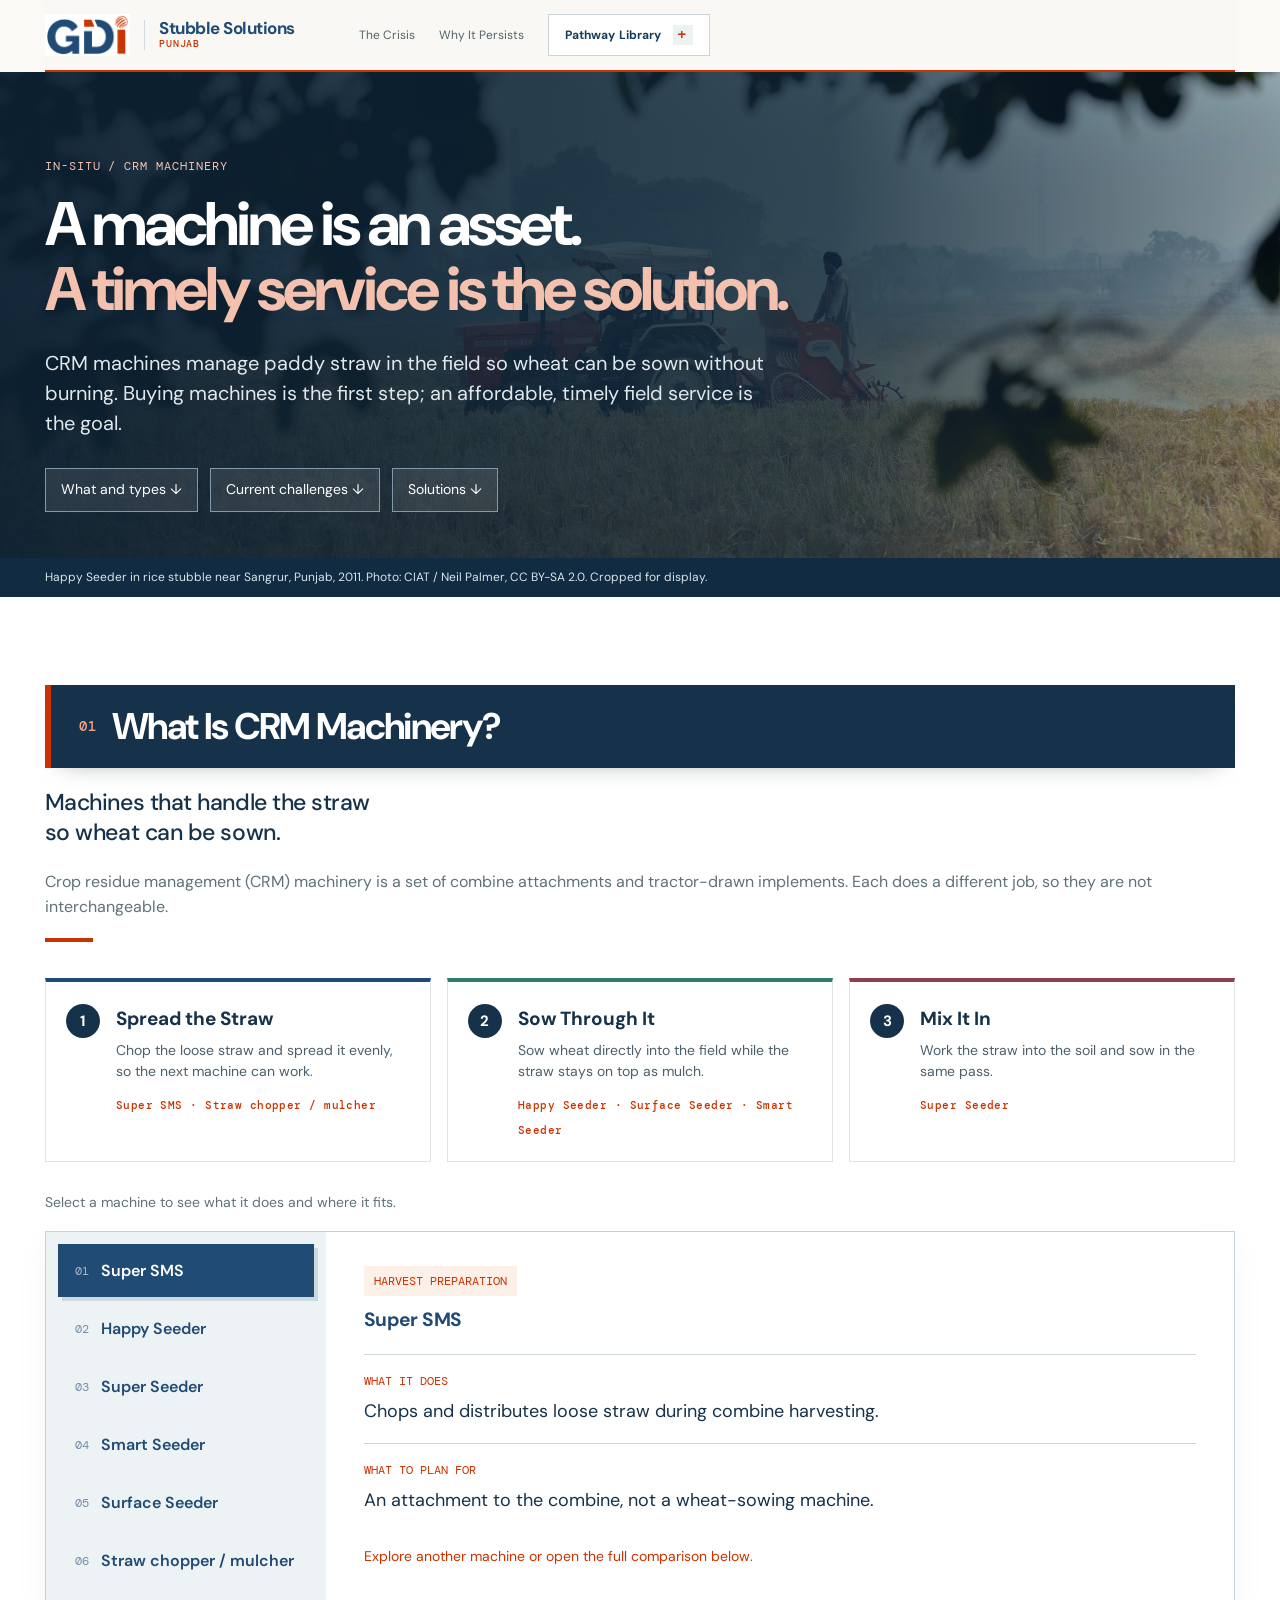
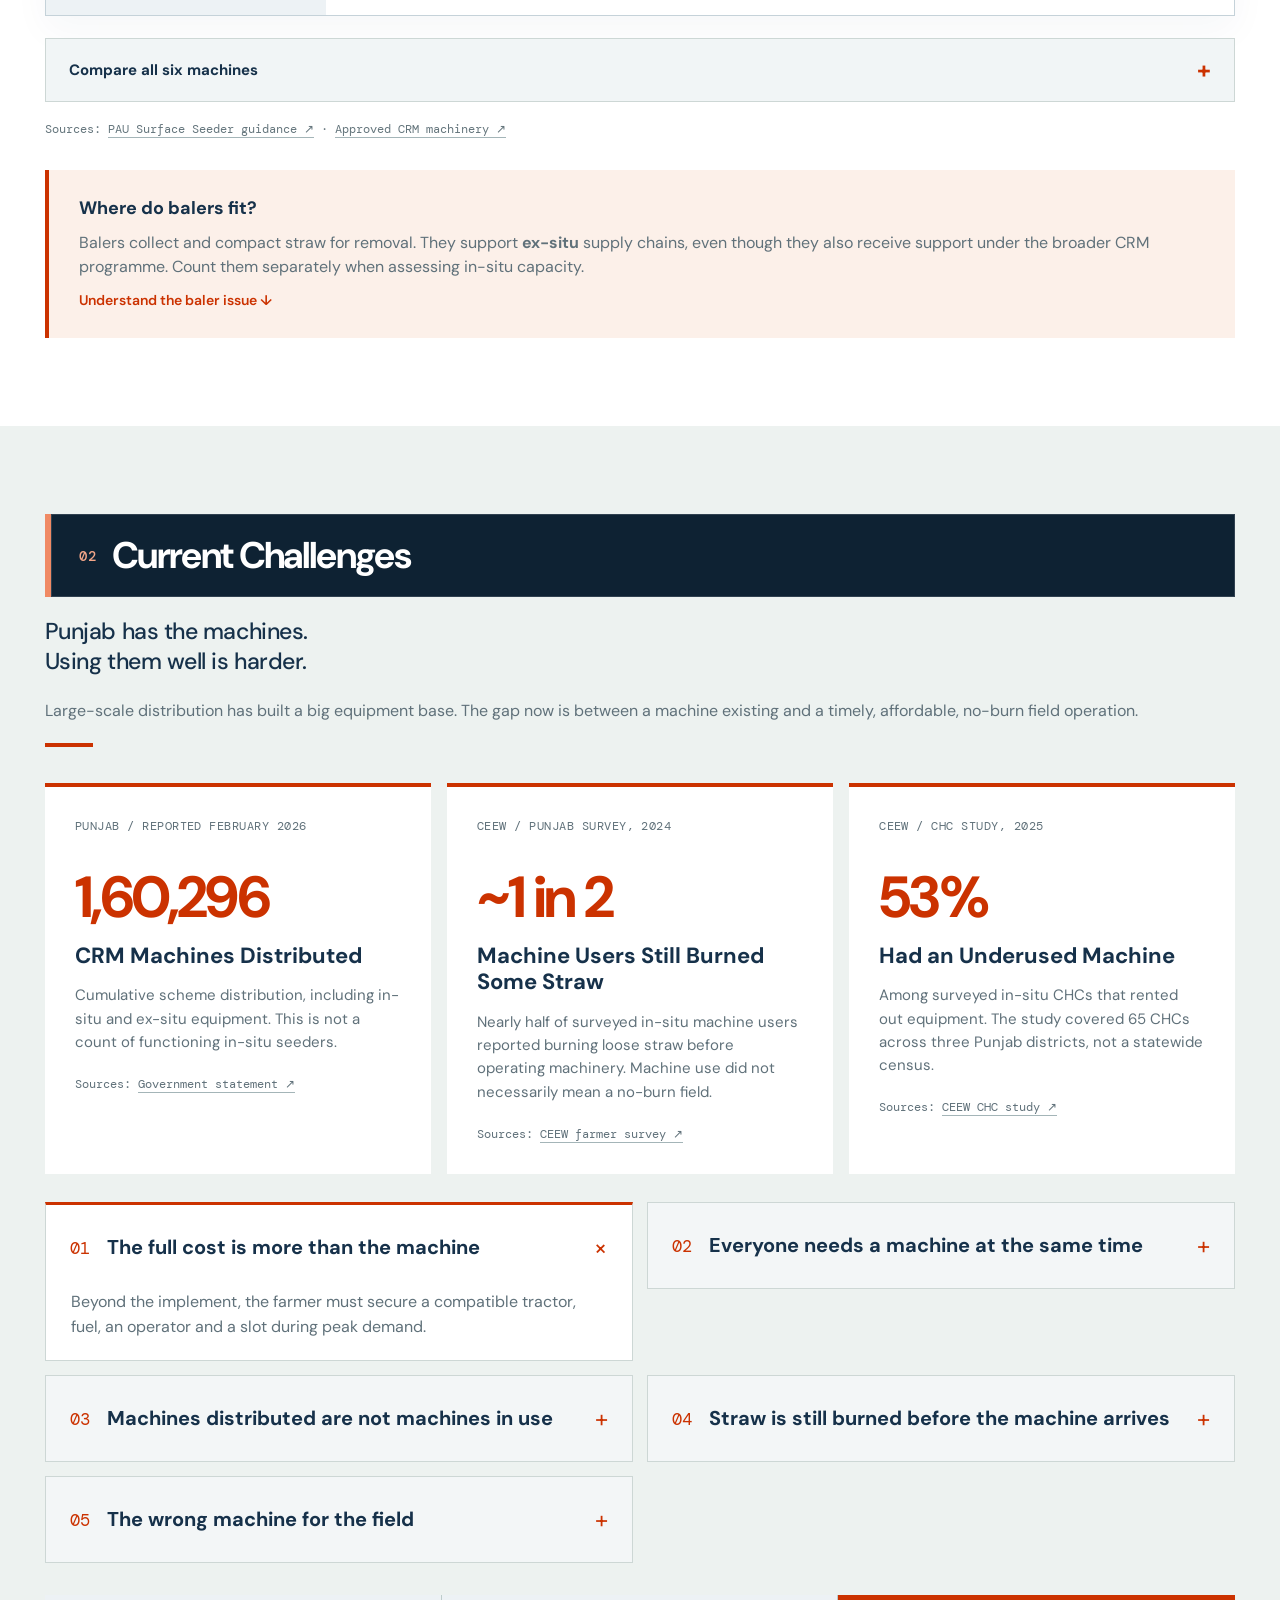
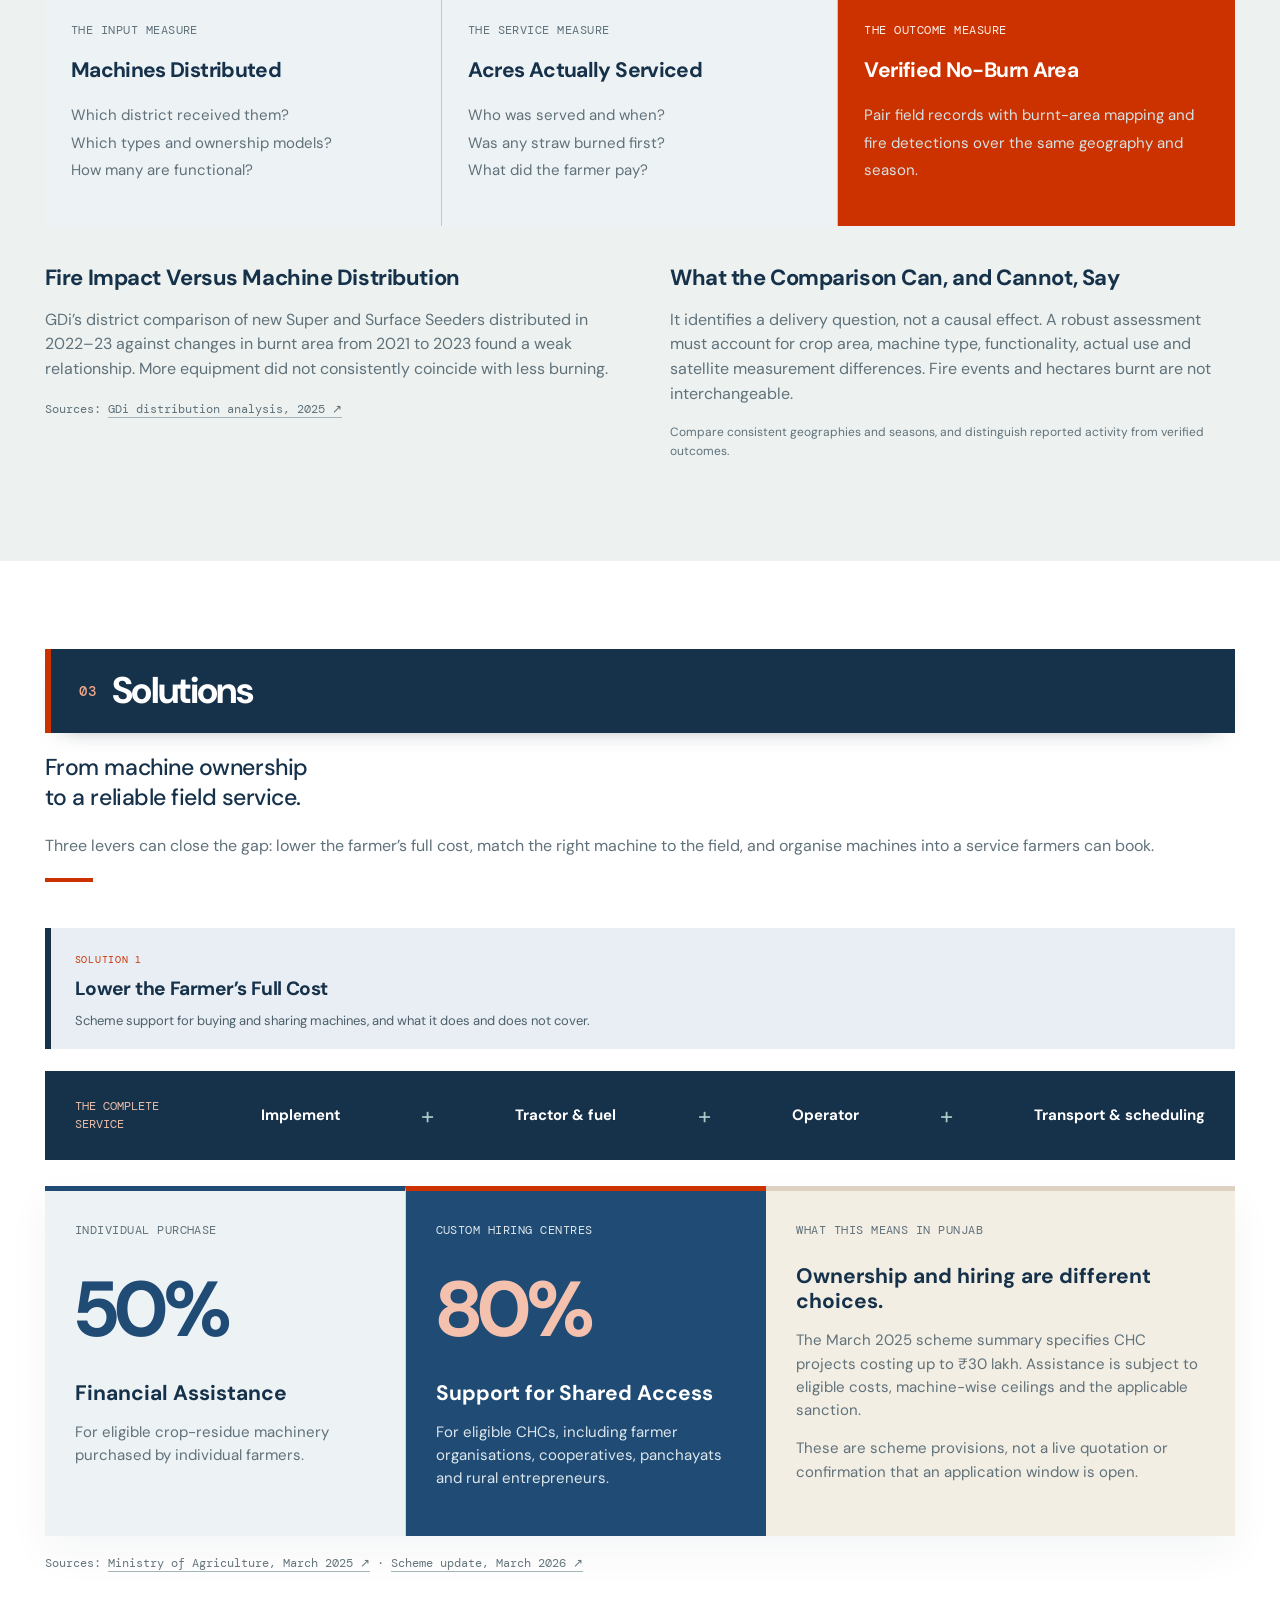
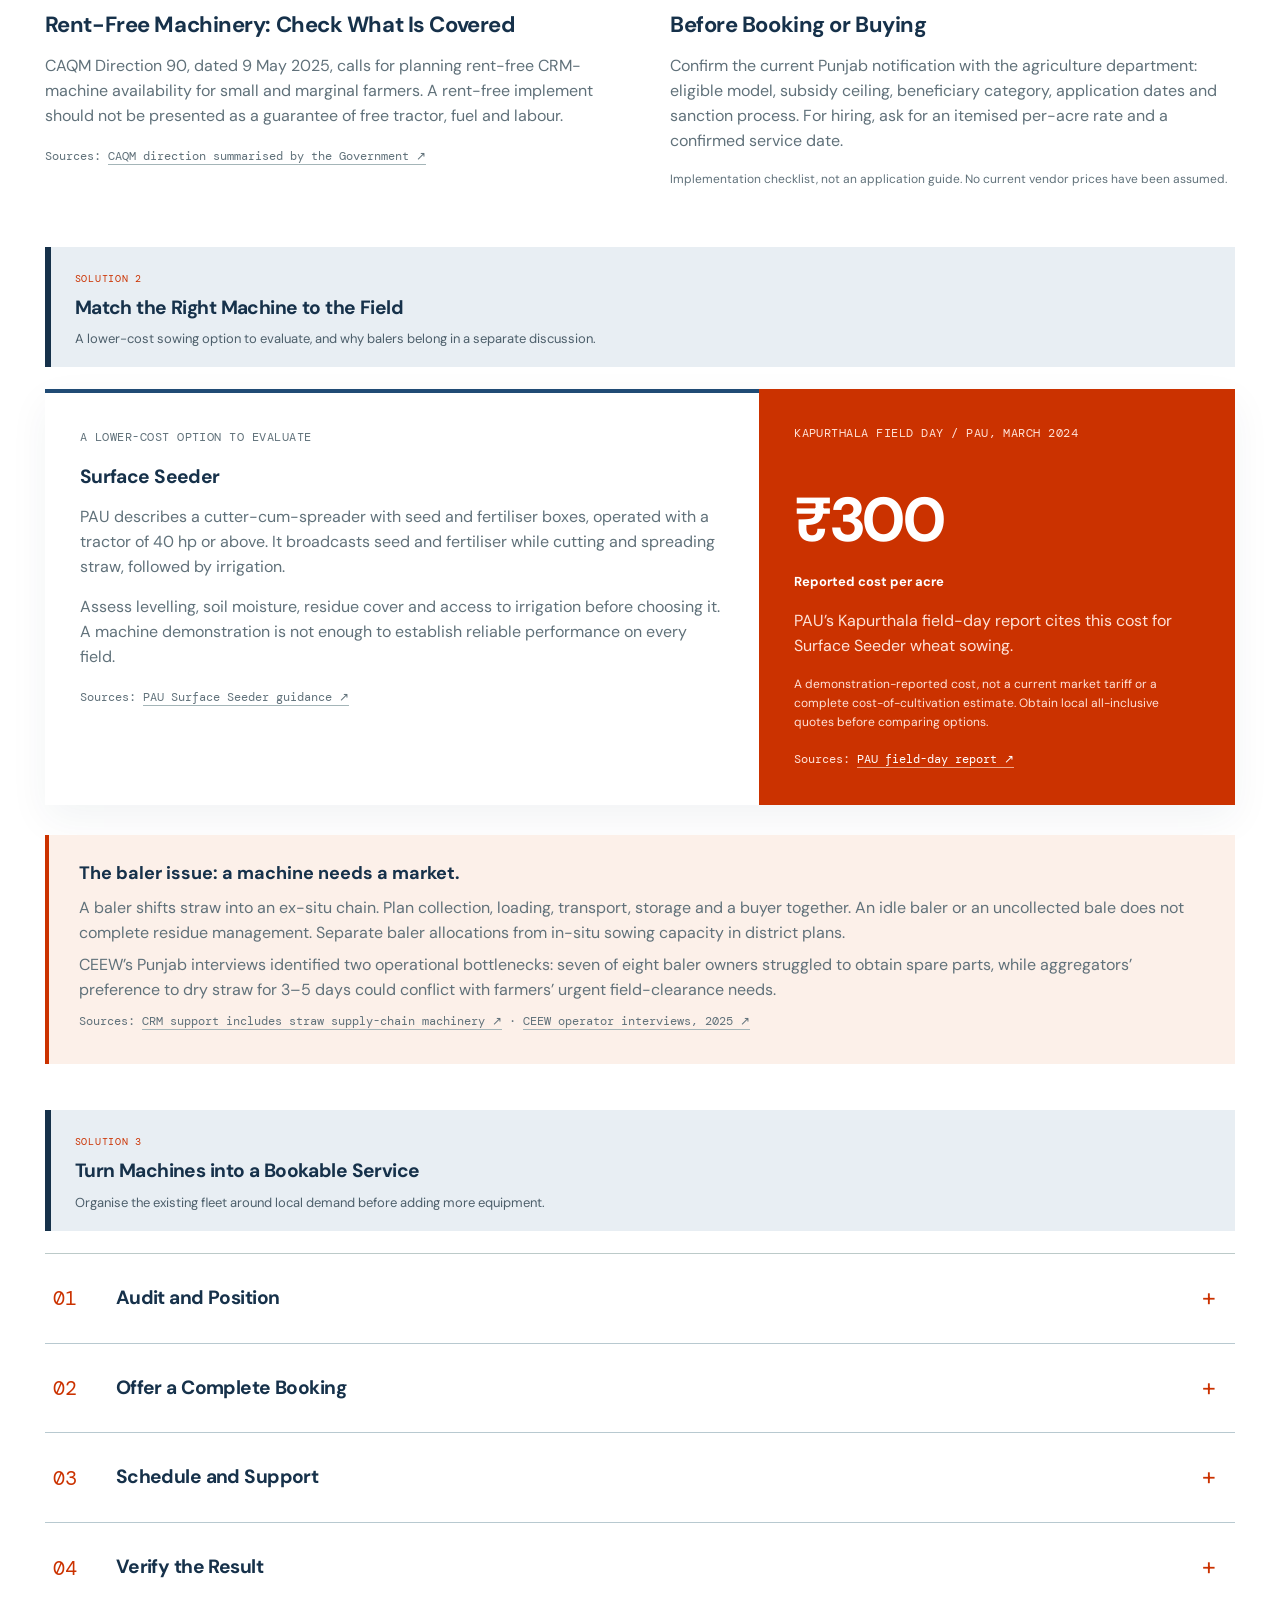
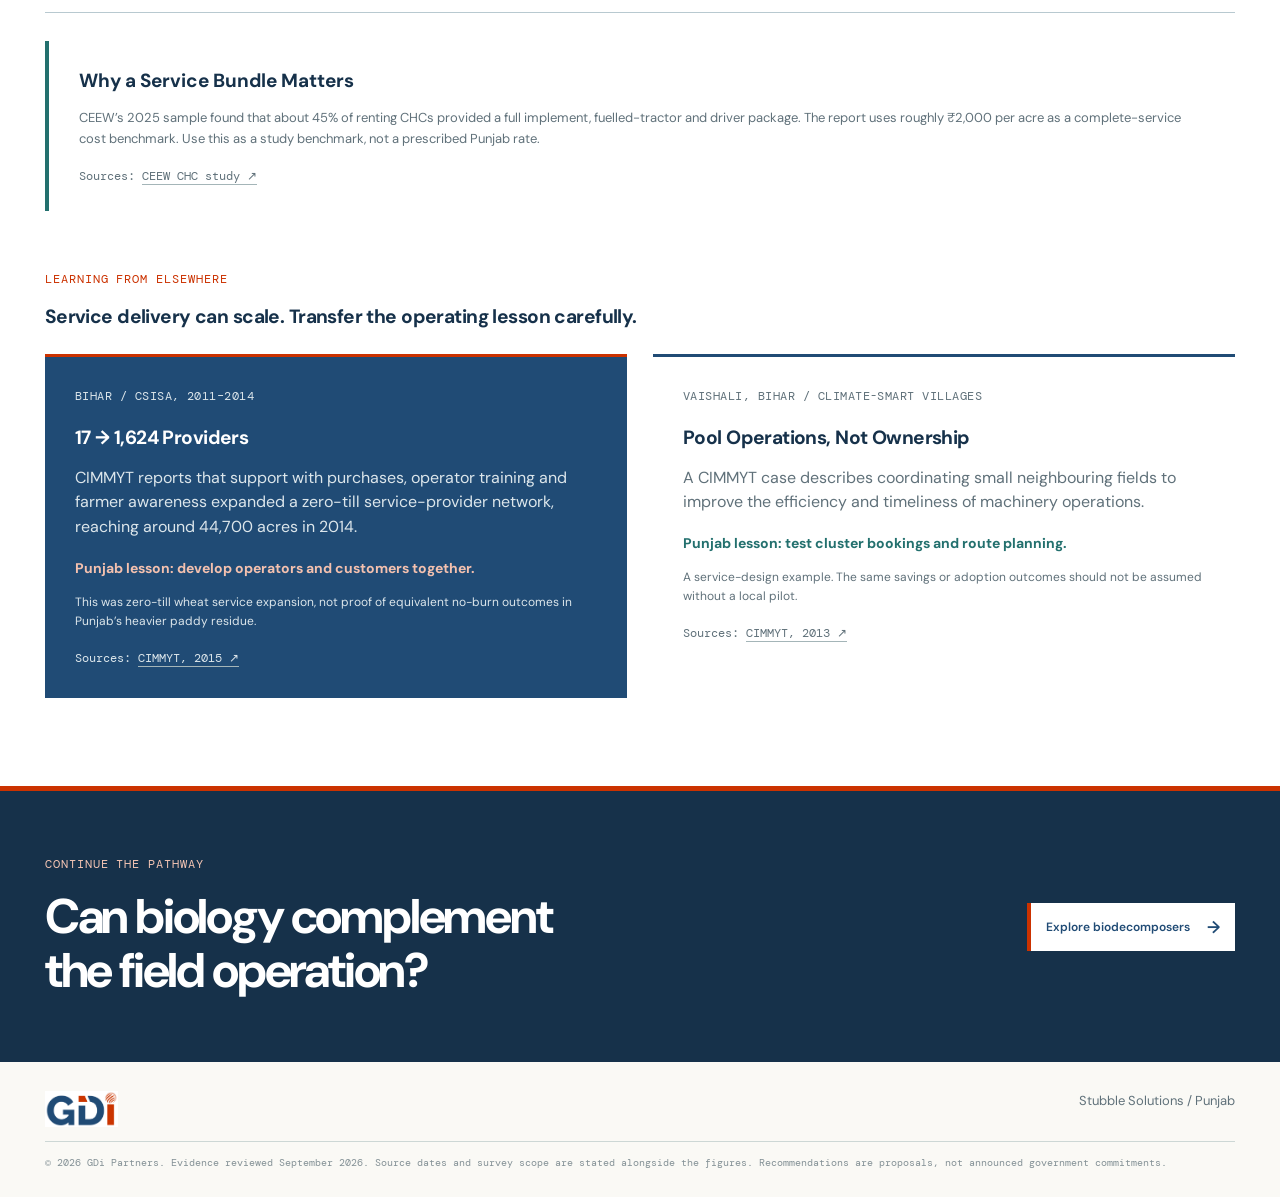
<file: crm.html>
<!doctype html>
<html lang="en">
<head>
    <!-- Google tag (gtag.js) -->
    <script async src="https://www.googletagmanager.com/gtag/js?id=G-KE79TGJ0NB"></script>
    <script>
      window.dataLayer = window.dataLayer || [];
      function gtag(){dataLayer.push(arguments);}
      gtag('js', new Date());
      gtag('config', 'G-KE79TGJ0NB');
    </script>
<meta charset="UTF-8" /><meta name="viewport" content="width=device-width, initial-scale=1.0" />
<title>CRM machinery | Stubble Solutions Punjab</title>
<meta name="description" content="Punjab CRM subsidies, machine distribution, utilisation, Surface Seeder and affordable custom hiring." />
<link rel="preconnect" href="https://fonts.googleapis.com" /><link rel="preconnect" href="https://fonts.gstatic.com" crossorigin />
<link href="https://fonts.googleapis.com/css2?family=DM+Mono:wght@400;500&amp;family=DM+Sans:opsz,wght@9..40,400;9..40,500;9..40,600;9..40,700&amp;display=swap" rel="stylesheet" />
<link rel="stylesheet" href="home.css" /><link rel="stylesheet" href="logo.css" /><link rel="stylesheet" href="in-situ.css" /><link rel="stylesheet" href="in-situ-refresh.css" />
    <link rel="stylesheet" href="hierarchy.css?v=20261125-1830" /><script src="in-situ-interactions.js" defer></script>
<script src="pathway-nav.js?v=20261125-1740" defer></script></head>
<body class="is-page is-refreshed is-crm">
<a class="is-skip" href="#main">Skip to content</a>
<header class="topbar">
<a href="index.html" class="wordmark logo-link" aria-label="GDi Partners home"><img src="assets/gdi-logo.jpg" alt="GDi" /><span class="site-name"><b>Stubble Solutions</b><small>Punjab</small></span></a>
<nav aria-label="Primary navigation"><a href="index.html#why">The Crisis</a><a href="why-it-persists.html">Why It Persists</a><a href="index.html#pathways">Pathway Library</a></nav>
<a class="top-cta" href="index.html#pathways">All pathways <span>↗</span></a>
</header>
<div class="is-subnav"><nav class="container" aria-label="In-situ pathway navigation"><span>In-situ management</span><a href="in-situ.html">Overview</a><a href="crm.html" aria-current="page">CRM Machinery</a><a href="biodecomposer.html">Biodecomposers</a></nav></div>
<main id="main">
<section class="is-hero is-compact is-photo-hero"><img class="is-hero-photo" src="assets/insitu-field-photo.jpg" alt="Happy Seeder field operation with retained residue" /><div class="is-photo-shade"></div><div class="container"><p class="kicker">In-situ / CRM machinery</p><h1>A machine is an asset.<br /><em>A timely service is the solution.</em></h1><p class="is-lead">CRM machines manage paddy straw in the field so wheat can be sown without burning. Buying machines is the first step; an affordable, timely field service is the goal.</p><div class="is-jumps"><a href="#what">What and types ↓</a><a href="#challenges">Current challenges ↓</a><a href="#solutions">Solutions ↓</a></div></div></section><div class="is-photo-credit"><div class="container">Happy Seeder in rice stubble near Sangrur, Punjab, 2011. Photo: CIAT / Neil Palmer, CC BY-SA 2.0. Cropped for display.</div></div>

<section id="what" class="is-section"><div class="container">
<div class="is-section-head"><div><p class="kicker section-title"><span class="section-num">01</span><span class="section-name">What Is CRM Machinery?</span></p><h2>Machines that handle the straw<br />so wheat can be sown.</h2></div><p>Crop residue management (CRM) machinery is a set of combine attachments and tractor-drawn implements. Each does a different job, so they are not interchangeable.</p></div>
<div class="crm-jobs" aria-label="The three jobs CRM machines do">
<article><i>1</i><h3>Spread the Straw</h3><p>Chop the loose straw and spread it evenly, so the next machine can work.</p><small>Super SMS · Straw chopper / mulcher</small></article>
<article><i>2</i><h3>Sow Through It</h3><p>Sow wheat directly into the field while the straw stays on top as mulch.</p><small>Happy Seeder · Surface Seeder · Smart Seeder</small></article>
<article><i>3</i><h3>Mix It In</h3><p>Work the straw into the soil and sow in the same pass.</p><small>Super Seeder</small></article>
</div>
<p class="is-interaction-hint">Select a machine to see what it does and where it fits.</p>
<div id="machine-explorer" class="is-machine-explorer" hidden></div><details class="is-full-comparison" open><summary>Compare all six machines <span>+</span></summary><div class="is-table-wrap" tabindex="0" role="region" aria-label="Machine comparison, scroll horizontally on small screens"><table class="is-table"><caption>Common machinery used in in-situ systems</caption><thead><tr><th scope="col">Machine</th><th scope="col">What it does</th><th scope="col">Where it fits</th><th scope="col">Planning consideration</th></tr></thead><tbody>
<tr><th scope="row">Super SMS<small>Straw Management System</small></th><td>Chops and distributes loose straw during combine harvesting.</td><td><span class="is-tag">Harvest preparation</span></td><td>An attachment to the combine, not a wheat-sowing machine.</td></tr>
<tr><th scope="row">Happy Seeder</th><td>Sows wheat through retained residue, leaving straw as mulch.</td><td><span class="is-tag">Retention + sowing</span></td><td>Uniform residue spreading and correct machine settings matter.</td></tr>
<tr><th scope="row">Super Seeder</th><td>Combines rotary tillage, residue incorporation and seed drilling.</td><td><span class="is-tag">Incorporation + sowing</span></td><td>Check tractor compatibility and the total operating cost.</td></tr>
<tr><th scope="row">Smart Seeder</th><td>Tills narrow sowing strips and retains residue between rows.</td><td><span class="is-tag">Partial incorporation</span></td><td>Matches seed placement with a partly mulched field.</td></tr>
<tr class="is-highlight"><th scope="row">Surface Seeder</th><td>Broadcasts seed and fertiliser while cutting and spreading straw.</td><td><span class="is-tag">Surface sowing</span></td><td>Requires suitable field levelling, moisture and follow-up irrigation.</td></tr>
<tr><th scope="row">Straw chopper / mulcher</th><td>Reduces straw size and spreads it over the field.</td><td><span class="is-tag">Residue preparation</span></td><td>Plan the subsequent sowing operation; chopping alone is not sowing.</td></tr>
</tbody></table></div></details>
<p class="is-sources">Sources: <a href="https://pau.edu/index.php?DO=subSubSubLink&amp;_act=manageLink&amp;intMainID=3&amp;intSubID=10&amp;intSubSubID=30&amp;intSubSubSubID=63" target="_blank" rel="noopener noreferrer">PAU Surface Seeder guidance ↗</a> · <a href="https://www.pib.gov.in/PressReleasePage.aspx?PRID=2112397&amp;lang=2&amp;reg=48" target="_blank" rel="noopener noreferrer">Approved CRM machinery ↗</a></p>
<div class="is-aside"><b>Where do balers fit?</b><p>Balers collect and compact straw for removal. They support <strong>ex-situ</strong> supply chains, even though they also receive support under the broader CRM programme. Count them separately when assessing in-situ capacity.</p><a href="#balers">Understand the baler issue ↓</a></div>

</div></section>

<section id="challenges" class="is-section is-tint"><div class="container">
<div class="is-section-head"><div><p class="kicker section-title on-dark"><span class="section-num">02</span><span class="section-name">Current Challenges</span></p><h2>Punjab has the machines.<br />Using them well is harder.</h2></div><p>Large-scale distribution has built a big equipment base. The gap now is between a machine existing and a timely, affordable, no-burn field operation.</p></div>
<div class="is-evidence-grid">
<article class="is-stat"><span class="is-label">Punjab / reported February 2026</span><strong>1,60,296</strong><h3>CRM Machines Distributed</h3><p>Cumulative scheme distribution, including in-situ and ex-situ equipment. This is not a count of functioning in-situ seeders.</p><p class="is-sources">Sources: <a href="https://www.pib.gov.in/PressReleasePage.aspx?PRID=2227847&amp;lang=2&amp;reg=48" target="_blank" rel="noopener noreferrer">Government statement ↗</a></p></article>
<article class="is-stat"><span class="is-label">CEEW / Punjab survey, 2024</span><strong>~1 in 2</strong><h3>Machine Users Still Burned Some Straw</h3><p>Nearly half of surveyed in-situ machine users reported burning loose straw before operating machinery. Machine use did not necessarily mean a no-burn field.</p><p class="is-sources">Sources: <a href="https://www.ceew.in/press-releases/half-of-punjabs-crop-residue-machine-users-still-burn-paddy-stubble" target="_blank" rel="noopener noreferrer">CEEW farmer survey ↗</a></p></article>
<article class="is-stat"><span class="is-label">CEEW / CHC study, 2025</span><strong>53%</strong><h3>Had an Underused Machine</h3><p>Among surveyed in-situ CHCs that rented out equipment. The study covered 65 CHCs across three Punjab districts, not a statewide census.</p><p class="is-sources">Sources: <a href="https://www.ceew.in/publications/improving-access-to-crop-residue-management-solutions-with-custom-hiring-centres-in-agriculture" target="_blank" rel="noopener noreferrer">CEEW CHC study ↗</a></p></article>
</div>
<div class="is-limit-grid crm-challenges">
<details class="is-expand" open><summary><span>01</span><b>The full cost is more than the machine</b><i>+</i></summary><p>Beyond the implement, the farmer must secure a compatible tractor, fuel, an operator and a slot during peak demand.</p></details>
<details class="is-expand"><summary><span>02</span><b>Everyone needs a machine at the same time</b><i>+</i></summary><p>Paddy harvest and wheat sowing fall in the same few weeks, so demand for machines and operators peaks together.</p></details>
<details class="is-expand"><summary><span>03</span><b>Machines distributed are not machines in use</b><i>+</i></summary><p>Distribution counts do not show how many machines are working, where they are positioned, or how often they are rented out.</p></details>
<details class="is-expand"><summary><span>04</span><b>Straw is still burned before the machine arrives</b><i>+</i></summary><p>Using a machine does not guarantee a no-burn field if loose straw is burned first to make sowing easier.</p></details>
<details class="is-expand"><summary><span>05</span><b>The wrong machine for the field</b><i>+</i></summary><p>Each machine suits particular residue, moisture and levelling conditions. A mismatch can affect sowing and the farmer’s confidence in the method.</p></details>
</div>
<div class="is-comparison"><div><span class="is-label">The input measure</span><h3>Machines Distributed</h3><p>Which district received them?<br />Which types and ownership models?<br />How many are functional?</p></div><div><span class="is-label">The service measure</span><h3>Acres Actually Serviced</h3><p>Who was served and when?<br />Was any straw burned first?<br />What did the farmer pay?</p></div><div><span class="is-label">The outcome measure</span><h3>Verified No-Burn Area</h3><p>Pair field records with burnt-area mapping and fire detections over the same geography and season.</p></div></div>
<div class="is-reading is-two-col"><div><h3>Fire Impact Versus Machine Distribution</h3><p>GDi’s district comparison of new Super and Surface Seeders distributed in 2022–23 against changes in burnt area from 2021 to 2023 found a weak relationship. More equipment did not consistently coincide with less burning.</p><p class="is-sources">Sources: <a href="https://www.gdipartners.in/blogs/stubble-burning-continues-despite-government-efforts-whats-missing" target="_blank" rel="noopener noreferrer">GDi distribution analysis, 2025 ↗</a></p></div><div><h3>What the Comparison Can, and Cannot, Say</h3><p>It identifies a delivery question, not a causal effect. A robust assessment must account for crop area, machine type, functionality, actual use and satellite measurement differences. Fire events and hectares burnt are not interchangeable.</p><p class="is-small">Compare consistent geographies and seasons, and distinguish reported activity from verified outcomes.</p></div></div>

</div></section>

<section id="solutions" class="is-section"><div class="container">
<div class="is-section-head"><div><p class="kicker section-title"><span class="section-num">03</span><span class="section-name">Solutions</span></p><h2>From machine ownership<br />to a reliable field service.</h2></div><p>Three levers can close the gap: lower the farmer’s full cost, match the right machine to the field, and organise machines into a service farmers can book.</p></div>
<div class="numbers-heading crm-sub"><div><span>Solution 1</span><h3>Lower the Farmer’s Full Cost</h3></div><p>Scheme support for buying and sharing machines, and what it does and does not cover.</p></div>
<div class="is-cost-strip" aria-label="Components of the full field service cost"><span>The complete service</span><b>Implement</b><i>+</i><b>Tractor &amp; fuel</b><i>+</i><b>Operator</b><i>+</i><b>Transport &amp; scheduling</b></div>
<div class="is-scheme">
<div><span class="is-label">Individual purchase</span><strong>50%</strong><h3>Financial Assistance</h3><p>For eligible crop-residue machinery purchased by individual farmers.</p></div>
<div><span class="is-label">Custom Hiring Centres</span><strong>80%</strong><h3>Support for Shared Access</h3><p>For eligible CHCs, including farmer organisations, cooperatives, panchayats and rural entrepreneurs.</p></div>
<div class="is-scheme-note"><span class="is-label">What this means in Punjab</span><h3>Ownership and hiring are different choices.</h3><p>The March 2025 scheme summary specifies CHC projects costing up to ₹30 lakh. Assistance is subject to eligible costs, machine-wise ceilings and the applicable sanction.</p><p>These are scheme provisions, not a live quotation or confirmation that an application window is open.</p></div>
</div>
<p class="is-sources">Sources: <a href="https://www.pib.gov.in/PressReleasePage.aspx?PRID=2112397&amp;lang=2&amp;reg=48" target="_blank" rel="noopener noreferrer">Ministry of Agriculture, March 2025 ↗</a> · <a href="https://www.pib.gov.in/PressReleasePage.aspx?PRID=2240644&amp;lang=1&amp;reg=6" target="_blank" rel="noopener noreferrer">Scheme update, March 2026 ↗</a></p>
<div class="is-two-col is-reading"><div><h3>Rent-Free Machinery: Check What Is Covered</h3><p>CAQM Direction 90, dated 9 May 2025, calls for planning rent-free CRM-machine availability for small and marginal farmers. A rent-free implement should not be presented as a guarantee of free tractor, fuel and labour.</p><p class="is-sources">Sources: <a href="https://www.pib.gov.in/PressReleasePage.aspx?PRID=2240644&amp;lang=1&amp;reg=6" target="_blank" rel="noopener noreferrer">CAQM direction summarised by the Government ↗</a></p></div><div><h3>Before Booking or Buying</h3><p>Confirm the current Punjab notification with the agriculture department: eligible model, subsidy ceiling, beneficiary category, application dates and sanction process. For hiring, ask for an itemised per-acre rate and a confirmed service date.</p><p class="is-small">Implementation checklist, not an application guide. No current vendor prices have been assumed.</p></div></div>

<div class="numbers-heading crm-sub"><div><span>Solution 2</span><h3>Match the Right Machine to the Field</h3></div><p>A lower-cost sowing option to evaluate, and why balers belong in a separate discussion.</p></div>
<div class="is-surface"><div><span class="is-label">A lower-cost option to evaluate</span><h3>Surface Seeder</h3><p>PAU describes a cutter-cum-spreader with seed and fertiliser boxes, operated with a tractor of 40 hp or above. It broadcasts seed and fertiliser while cutting and spreading straw, followed by irrigation.</p><p>Assess levelling, soil moisture, residue cover and access to irrigation before choosing it. A machine demonstration is not enough to establish reliable performance on every field.</p><p class="is-sources">Sources: <a href="https://pau.edu/index.php?DO=subSubSubLink&amp;_act=manageLink&amp;intMainID=3&amp;intSubID=10&amp;intSubSubID=30&amp;intSubSubSubID=63" target="_blank" rel="noopener noreferrer">PAU Surface Seeder guidance ↗</a></p></div><aside><span class="is-label">Kapurthala field day / PAU, March 2024</span><strong>₹300</strong><b>Reported cost per acre</b><p>PAU’s Kapurthala field-day report cites this cost for Surface Seeder wheat sowing.</p><p class="is-small">A demonstration-reported cost, not a current market tariff or a complete cost-of-cultivation estimate. Obtain local all-inclusive quotes before comparing options.</p><p class="is-sources">Sources: <a href="https://pau.edu/?DO=viewEventDetail&amp;_act=manageEvent&amp;intID=8915" target="_blank" rel="noopener noreferrer">PAU field-day report ↗</a></p></aside></div>
<div id="balers" class="is-aside"><b>The baler issue: a machine needs a market.</b><p>A baler shifts straw into an ex-situ chain. Plan collection, loading, transport, storage and a buyer together. An idle baler or an uncollected bale does not complete residue management. Separate baler allocations from in-situ sowing capacity in district plans.</p><p>CEEW’s Punjab interviews identified two operational bottlenecks: seven of eight baler owners struggled to obtain spare parts, while aggregators’ preference to dry straw for 3–5 days could conflict with farmers’ urgent field-clearance needs.</p><p class="is-sources">Sources: <a href="https://www.pib.gov.in/PressReleasePage.aspx?PRID=2240644&amp;lang=1&amp;reg=6" target="_blank" rel="noopener noreferrer">CRM support includes straw supply-chain machinery ↗</a> · <a href="https://www.ceew.in/publications/improving-access-to-crop-residue-management-solutions-with-custom-hiring-centres-in-agriculture" target="_blank" rel="noopener noreferrer">CEEW operator interviews, 2025 ↗</a></p></div>

<div class="numbers-heading crm-sub"><div><span>Solution 3</span><h3>Turn Machines into a Bookable Service</h3></div><p>Organise the existing fleet around local demand before adding more equipment.</p></div>
<div class="is-action-list">
<details class="is-service-step"><summary><span>01</span><h3>Audit and Position</h3><i>+</i></summary><div><p>Map functional machines, tractor compatibility, trained operators and demand by village cluster.</p><b>Output: a usable fleet roster</b></div></details>
<details class="is-service-step"><summary><span>02</span><h3>Offer a Complete Booking</h3><i>+</i></summary><div><p>Quote implement, tractor, fuel and operator together. Publish rates and reserve access for small farmers.</p><b>Output: a priced, confirmed service</b></div></details>
<details class="is-service-step"><summary><span>03</span><h3>Schedule and Support</h3><i>+</i></summary><div><p>Group nearby fields, align slots with harvesting and arrange repair support during the sowing window.</p><b>Output: more reliable field coverage</b></div></details>
<details class="is-service-step"><summary><span>04</span><h3>Verify the Result</h3><i>+</i></summary><div><p>Record acres served, service date, farmer cost and whether residue was burned before machine use.</p><b>Outcome: timely no-burn sowing</b></div></details>
</div>
<div class="is-inline-evidence"><h3>Why a Service Bundle Matters</h3><p>CEEW’s 2025 sample found that about 45% of renting CHCs provided a full implement, fuelled-tractor and driver package. The report uses roughly ₹2,000 per acre as a complete-service cost benchmark. Use this as a study benchmark, not a prescribed Punjab rate.</p><p class="is-sources">Sources: <a href="https://www.ceew.in/publications/improving-access-to-crop-residue-management-solutions-with-custom-hiring-centres-in-agriculture" target="_blank" rel="noopener noreferrer">CEEW CHC study ↗</a></p></div>
<div class="is-case-head"><p class="kicker">Learning from elsewhere</p><h3>Service delivery can scale. Transfer the operating lesson carefully.</h3></div>
<div class="is-two-col is-cases">
<article><span class="is-label">Bihar / CSISA, 2011–2014</span><h3>17 → 1,624 Providers</h3><p>CIMMYT reports that support with purchases, operator training and farmer awareness expanded a zero-till service-provider network, reaching around 44,700 acres in 2014.</p><b>Punjab lesson: develop operators and customers together.</b><p class="is-small">This was zero-till wheat service expansion, not proof of equivalent no-burn outcomes in Punjab’s heavier paddy residue.</p><p class="is-sources">Sources: <a href="https://www.cimmyt.org/news/zero-till-wheat-raises-farmers-incomes-in-eastern-india-research-shows/" target="_blank" rel="noopener noreferrer">CIMMYT, 2015 ↗</a></p></article>
<article><span class="is-label">Vaishali, Bihar / climate-smart villages</span><h3>Pool Operations, Not Ownership</h3><p>A CIMMYT case describes coordinating small neighbouring fields to improve the efficiency and timeliness of machinery operations.</p><b>Punjab lesson: test cluster bookings and route planning.</b><p class="is-small">A service-design example. The same savings or adoption outcomes should not be assumed without a local pilot.</p><p class="is-sources">Sources: <a href="https://www.cimmyt.org/news/making-villages-climate-smart/" target="_blank" rel="noopener noreferrer">CIMMYT, 2013 ↗</a></p></article>
</div>

</div></section>
<section class="is-next"><div class="container"><div><p class="kicker light">Continue the pathway</p><h2>Can biology complement<br />the field operation?</h2></div><a class="button light-button" href="biodecomposer.html">Explore biodecomposers <span>→</span></a></div></section>
</main>
<footer class="container"><a class="wordmark logo-link footer-logo" href="index.html" aria-label="GDi Partners home"><img src="assets/gdi-logo.jpg" alt="GDi" /></a><p>Stubble Solutions / Punjab</p><small>© 2026 GDi Partners. Evidence reviewed September 2026. Source dates and survey scope are stated alongside the figures. Recommendations are proposals, not announced government commitments.</small></footer>
</body></html>
</file>
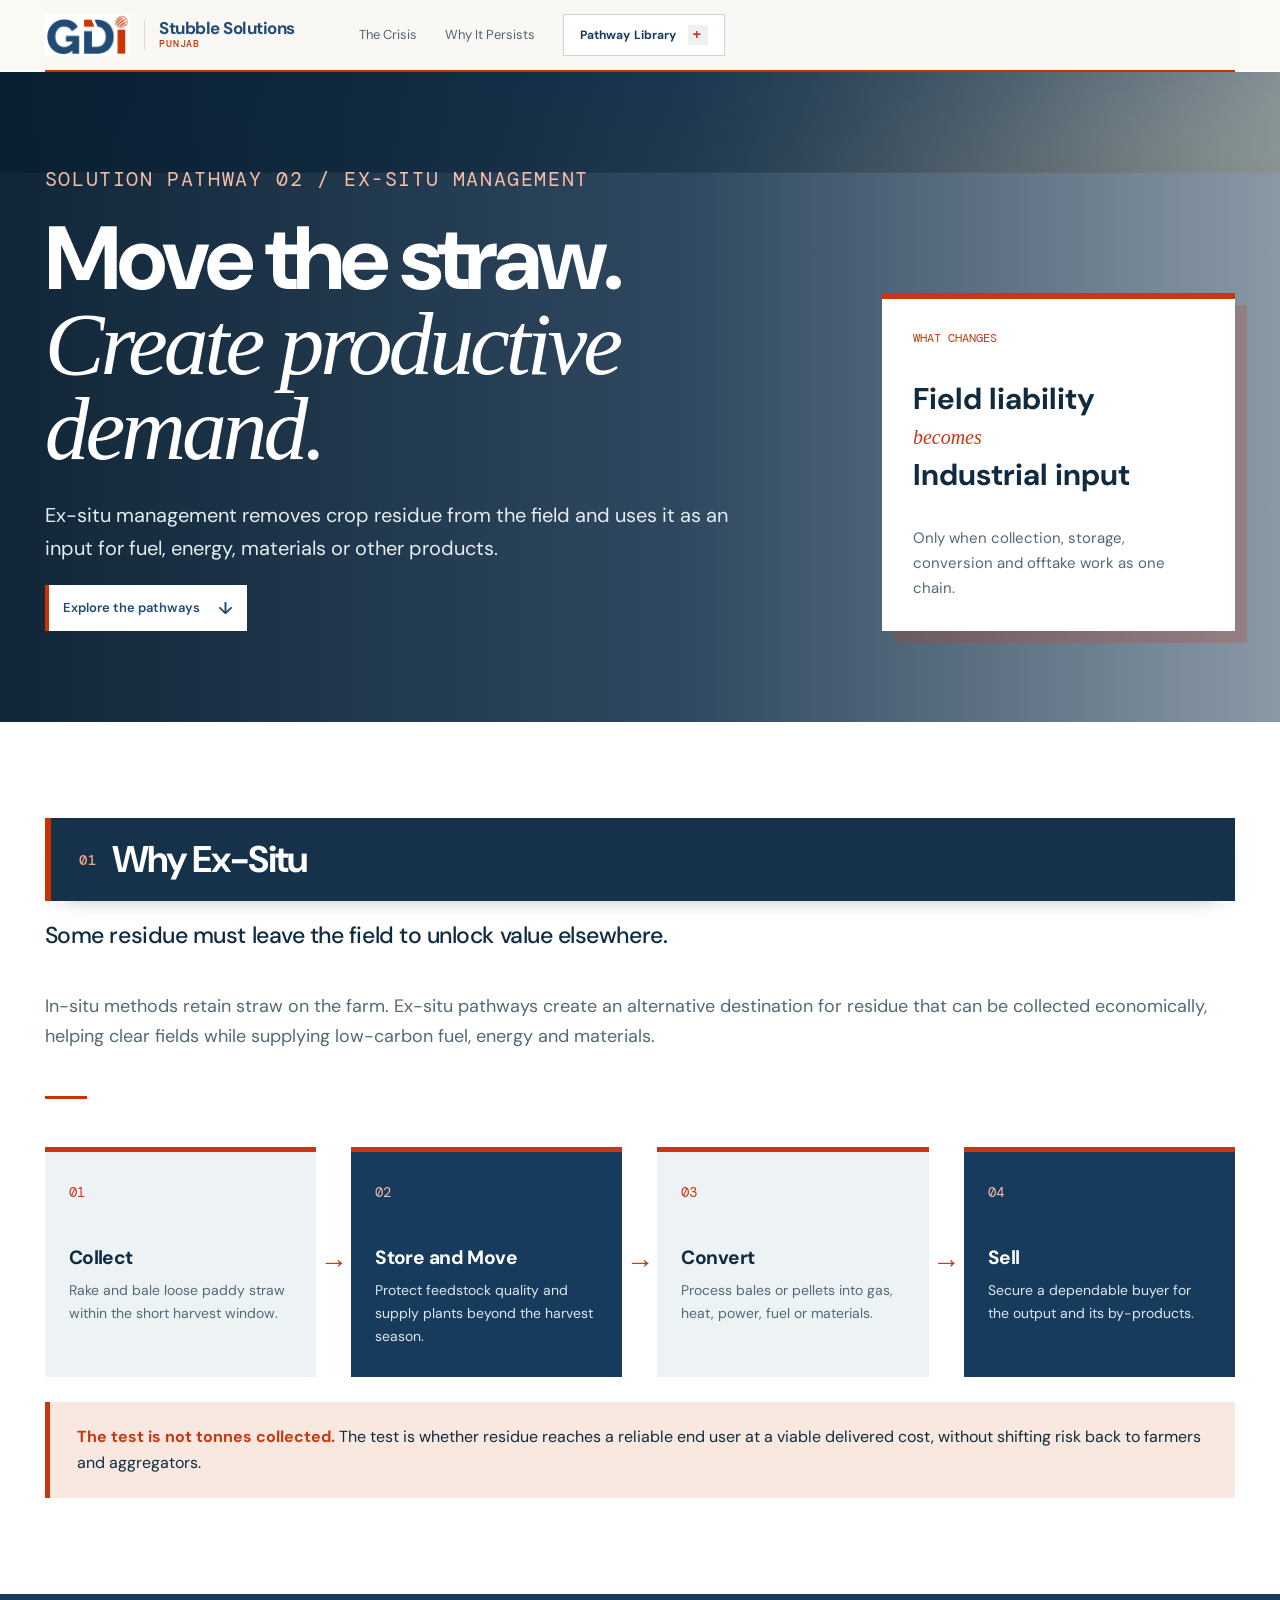
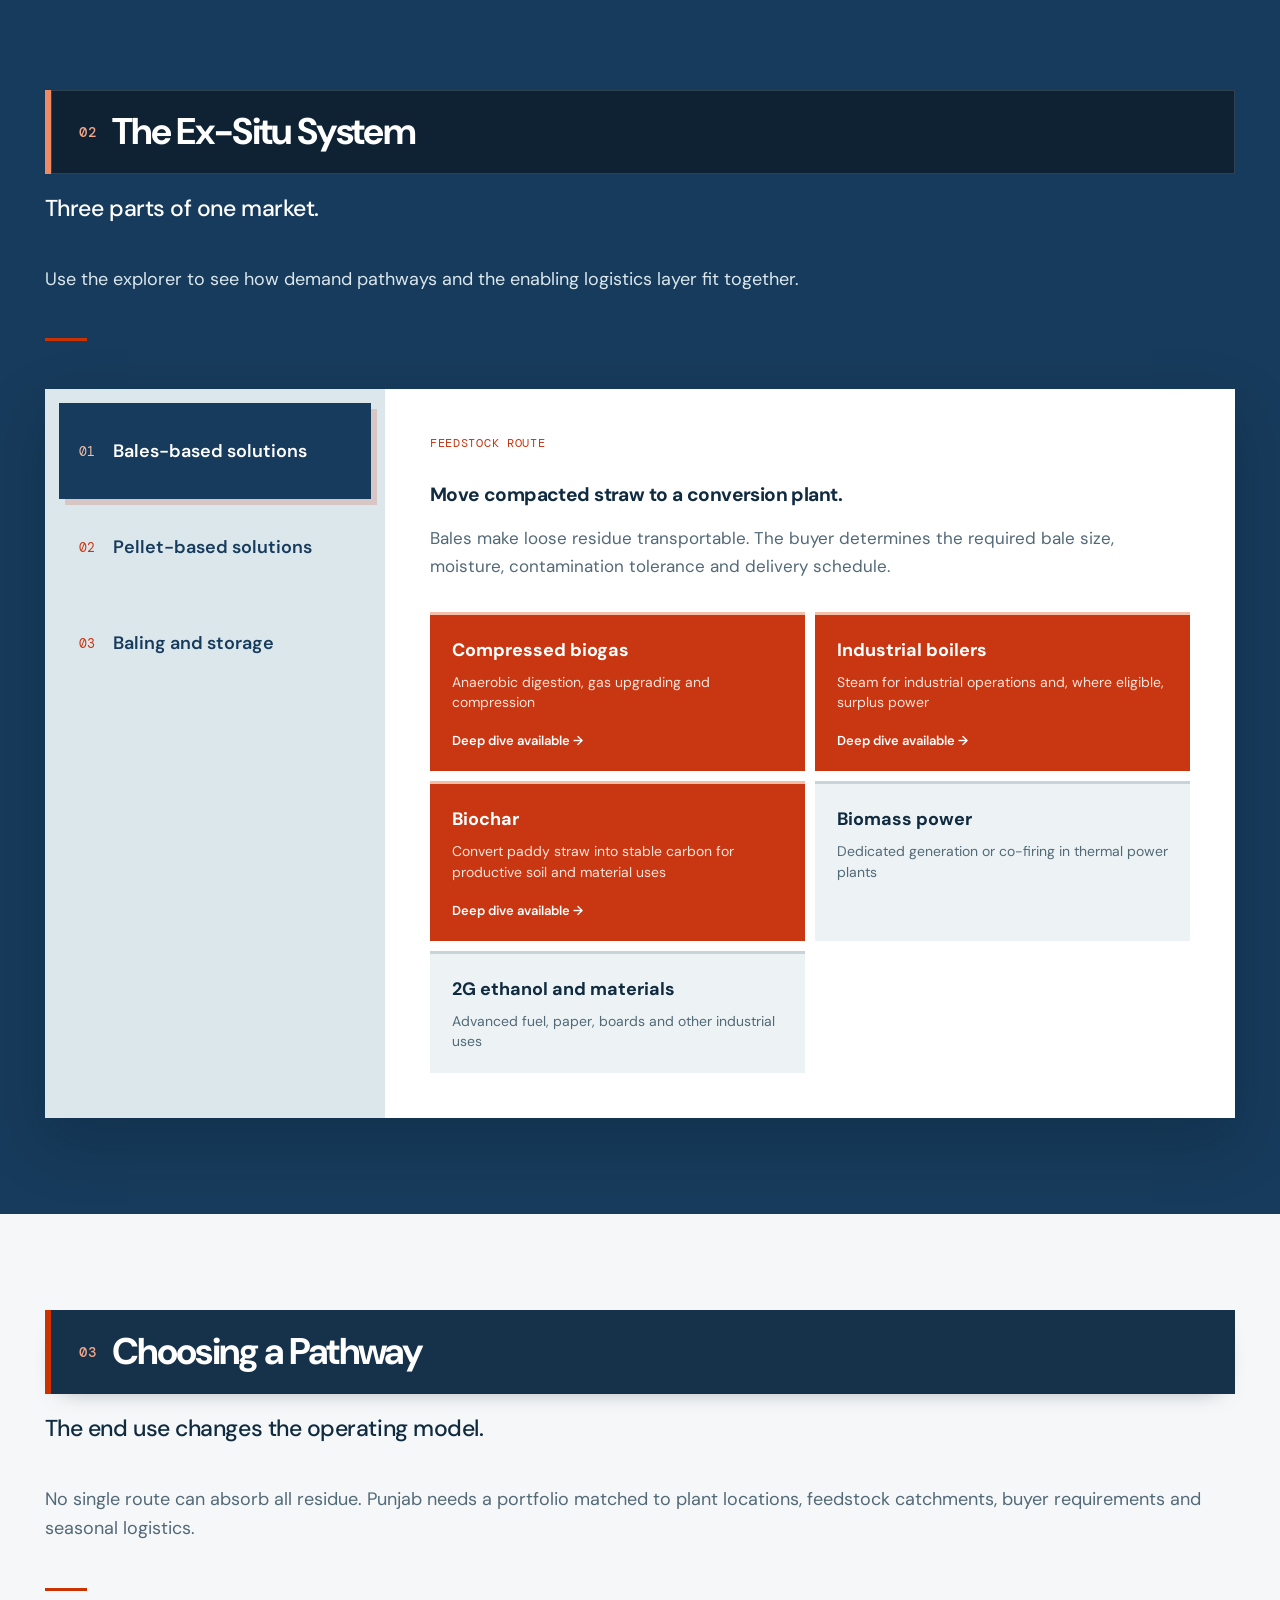
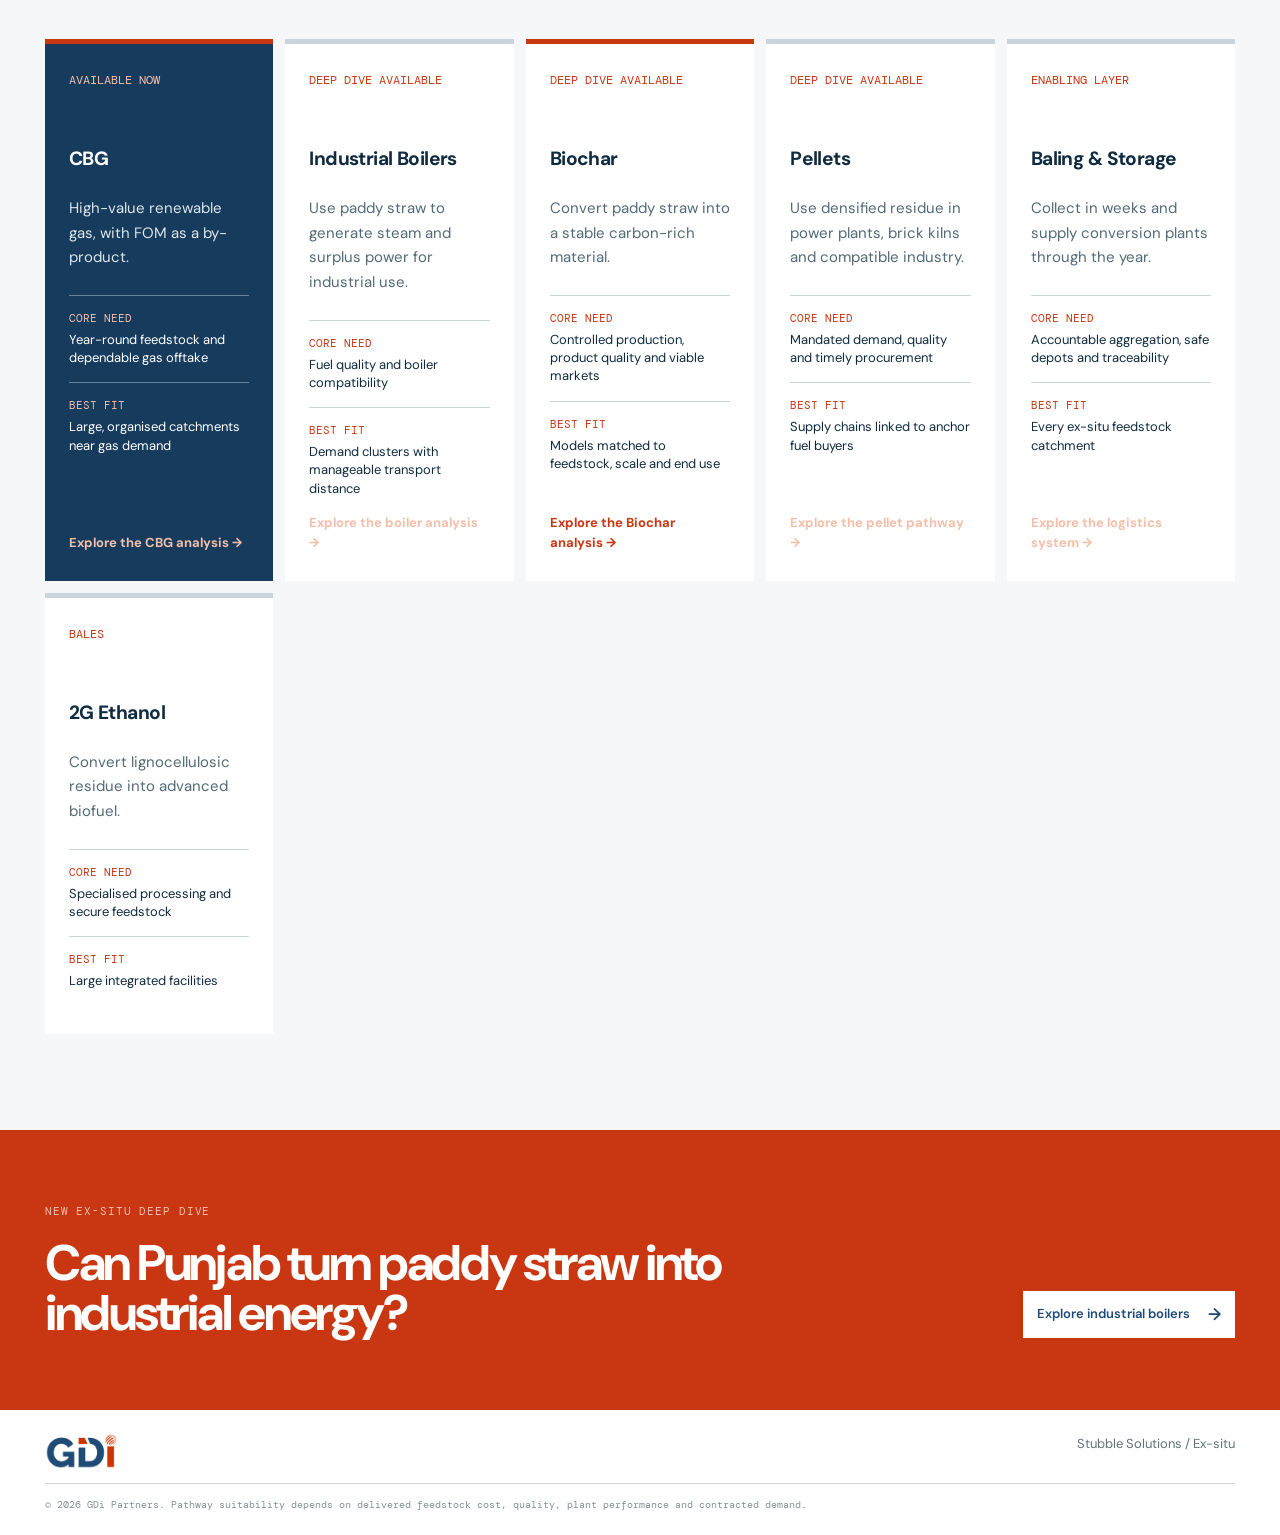
<file: ex-situ.html>
<!doctype html>
<html lang="en">
  <head>
    <!-- Google tag (gtag.js) -->
    <script async src="https://www.googletagmanager.com/gtag/js?id=G-KE79TGJ0NB"></script>
    <script>
      window.dataLayer = window.dataLayer || [];
      function gtag(){dataLayer.push(arguments);}
      gtag('js', new Date());
      gtag('config', 'G-KE79TGJ0NB');
    </script>
    <meta charset="UTF-8" />
    <meta name="viewport" content="width=device-width, initial-scale=1.0" />
    <meta name="description" content="Ex-situ crop-residue pathways for Punjab, from baling and storage to CBG, industrial energy and pellet-based demand." />
    <title>Ex-situ Management | Stubble Solutions, Punjab</title>
    <link rel="preconnect" href="https://fonts.googleapis.com" />
    <link rel="preconnect" href="https://fonts.gstatic.com" crossorigin />
    <link href="https://fonts.googleapis.com/css2?family=DM+Mono:wght@400;500&family=DM+Sans:opsz,wght@9..40,400;9..40,500;9..40,600;9..40,700&display=swap" rel="stylesheet" />
    <link rel="stylesheet" href="funders.css" />
    <link rel="stylesheet" href="palette-update.css" />
    <link rel="stylesheet" href="consulting-polish.css" />
    <link rel="stylesheet" href="logo.css" />
    <link rel="stylesheet" href="ex-situ.css" />
    <link rel="stylesheet" href="hierarchy.css?v=20261125-1830" />
  <script src="pathway-nav.js?v=20261125-1740" defer></script></head>
  <body class="ex-page">
    <header class="topbar">
      <a href="index.html" class="wordmark logo-link" aria-label="GDi Partners home"><img src="assets/gdi-logo.jpg" alt="GDi" /><span class="site-name"><b>Stubble Solutions</b><small>Punjab</small></span></a>
      <nav aria-label="Primary navigation"><a href="index.html#why">The Crisis</a><a href="why-it-persists.html">Why It Persists</a><a href="index.html#pathways">Pathway Library</a></nav>
      <a class="top-cta" href="index.html#pathways">All pathways <span>↗</span></a>
    </header>

    <div class="ex-subnav"><nav class="container" aria-label="Ex-situ pathway navigation"><span>Ex-situ management</span><a href="ex-situ.html" aria-current="page">Overview</a><a href="cbg.html">CBG</a><a href="industrial-boilers.html">Boilers</a><a href="pellets.html">Pellets</a><a href="baling-storage.html">Baling &amp; Storage</a></nav></div>

    <main id="top">
      <section class="ex-hero">
        <img src="assets/punjab-stubble-bales.png" alt="Baled paddy straw collected from fields in Punjab" />
        <div class="ex-hero-shade"></div>
        <div class="container ex-hero-grid">
          <div><p class="kicker light">Solution pathway 02 / Ex-situ management</p><h1>Move the straw.<br /><em>Create productive demand.</em></h1><p>Ex-situ management removes crop residue from the field and uses it as an input for fuel, energy, materials or other products.</p><a class="button light-button" href="#why-exsitu">Explore the pathways <span>↓</span></a></div>
          <aside><span>What changes</span><strong>Field liability</strong><i>becomes</i><strong>Industrial input</strong><p>Only when collection, storage, conversion and offtake work as one chain.</p></aside>
        </div>
      </section>

      <section id="why-exsitu" class="ex-section ex-intro"><div class="container">
        <div class="section-intro split"><div><p class="kicker section-title"><span class="section-num">01</span><span class="section-name">Why Ex-Situ</span></p><h2>Some residue must leave the field to unlock value elsewhere.</h2></div><p>In-situ methods retain straw on the farm. Ex-situ pathways create an alternative destination for residue that can be collected economically, helping clear fields while supplying low-carbon fuel, energy and materials.</p></div>
        <div class="ex-value-chain" aria-label="Ex-situ value chain">
          <article><span>01</span><h3>Collect</h3><p>Rake and bale loose paddy straw within the short harvest window.</p></article>
          <i>→</i><article><span>02</span><h3>Store and Move</h3><p>Protect feedstock quality and supply plants beyond the harvest season.</p></article>
          <i>→</i><article><span>03</span><h3>Convert</h3><p>Process bales or pellets into gas, heat, power, fuel or materials.</p></article>
          <i>→</i><article><span>04</span><h3>Sell</h3><p>Secure a dependable buyer for the output and its by-products.</p></article>
        </div>
        <p class="ex-principle"><b>The test is not tonnes collected.</b> The test is whether residue reaches a reliable end user at a viable delivered cost, without shifting risk back to farmers and aggregators.</p>
      </div></section>

      <section id="methods" class="ex-section ex-methods"><div class="container">
        <div class="section-intro split"><div><p class="kicker section-title on-dark"><span class="section-num">02</span><span class="section-name">The Ex-Situ System</span></p><h2>Three parts of one market.</h2></div><p>Use the explorer to see how demand pathways and the enabling logistics layer fit together.</p></div>
        <div class="ex-method-explorer" data-method-explorer>
          <div class="ex-method-tabs" role="tablist" aria-label="Ex-situ solution groups">
            <button type="button" role="tab" aria-selected="true" aria-controls="method-panel" data-method="bales"><span>01</span>Bales-based solutions</button>
            <button type="button" role="tab" aria-selected="false" aria-controls="method-panel" data-method="pellets"><span>02</span>Pellet-based solutions</button>
            <button type="button" role="tab" aria-selected="false" aria-controls="method-panel" data-method="logistics"><span>03</span>Baling and storage</button>
          </div>
          <div class="ex-method-panel" id="method-panel" role="tabpanel" tabindex="0" aria-live="polite">
            <div data-method-panel="bales"><p class="card-label">Feedstock route</p><h3>Move compacted straw to a conversion plant.</h3><p>Bales make loose residue transportable. The buyer determines the required bale size, moisture, contamination tolerance and delivery schedule.</p><div class="ex-use-grid"><a href="cbg.html"><b>Compressed biogas</b><span>Anaerobic digestion, gas upgrading and compression</span><em>Deep dive available →</em></a><a href="industrial-boilers.html"><b>Industrial boilers</b><span>Steam for industrial operations and, where eligible, surplus power</span><em>Deep dive available →</em></a><a href="biochar.html"><b>Biochar</b><span>Convert paddy straw into stable carbon for productive soil and material uses</span><em>Deep dive available →</em></a><article><b>Biomass power</b><span>Dedicated generation or co-firing in thermal power plants</span></article><article><b>2G ethanol and materials</b><span>Advanced fuel, paper, boards and other industrial uses</span></article></div></div>
            <div data-method-panel="pellets" hidden><p class="card-label">Densified fuel route</p><h3>Standardise residue for industrial combustion.</h3><p>Pelletisation reduces handling volume and creates a more uniform fuel for thermal power plants, brick kilns and industrial systems. Viability depends on drying, densification cost, quality standards and enforceable demand.</p><div class="ex-pillars"><p><b>Production</b><span>Shred, dry and densify straw to buyer specifications.</span></p><p><b>Quality</b><span>Control moisture, ash, size and calorific value.</span></p><p><b>Demand</b><span>Match long-term supply with co-firing and industrial fuel requirements.</span></p></div><a class="button" href="pellets.html">Explore pellets <span>→</span></a></div>
            <div data-method-panel="logistics" hidden><p class="card-label">Enabling layer</p><h3>Baling and storage connect every ex-situ pathway.</h3><p>Plants operate for much of the year, while paddy straw is generated in a short season. Aggregators must collect quickly, limit transport distance, manage fire and moisture risk, and release feedstock predictably.</p><div class="ex-pillars"><p><b>At the field</b><span>Raking, baling, loading and farmer coordination.</span></p><p><b>At the depot</b><span>Weighing, quality checks, covered storage and fire safety.</span></p><p><b>At the plant</b><span>Scheduled deliveries, traceability and payment assurance.</span></p></div><a class="button" href="baling-storage.html">Explore logistics <span>→</span></a></div>
          </div>
        </div>
      </div></section>

      <section class="ex-section ex-compare"><div class="container">
        <div class="section-intro split"><div><p class="kicker section-title"><span class="section-num">03</span><span class="section-name">Choosing a Pathway</span></p><h2>The end use changes the operating model.</h2></div><p>No single route can absorb all residue. Punjab needs a portfolio matched to plant locations, feedstock catchments, buyer requirements and seasonal logistics.</p></div>
        <div class="ex-route-grid pathway-grid">
          <a class="ex-route featured" href="cbg.html"><span>Available now</span><h3>CBG</h3><p>High-value renewable gas, with FOM as a by-product.</p><dl><div><dt>Core need</dt><dd>Year-round feedstock and dependable gas offtake</dd></div><div><dt>Best fit</dt><dd>Large, organised catchments near gas demand</dd></div></dl><strong>Explore the CBG analysis →</strong></a>
          <a class="ex-route" href="industrial-boilers.html"><span>Deep dive available</span><h3>Industrial Boilers</h3><p>Use paddy straw to generate steam and surplus power for industrial use.</p><dl><div><dt>Core need</dt><dd>Fuel quality and boiler compatibility</dd></div><div><dt>Best fit</dt><dd>Demand clusters with manageable transport distance</dd></div></dl><strong>Explore the boiler analysis →</strong></a>
          <a class="ex-route biochar-route" href="biochar.html"><span>Deep dive available</span><h3>Biochar</h3><p>Convert paddy straw into a stable carbon-rich material.</p><dl><div><dt>Core need</dt><dd>Controlled production, product quality and viable markets</dd></div><div><dt>Best fit</dt><dd>Models matched to feedstock, scale and end use</dd></div></dl><strong>Explore the Biochar analysis →</strong></a>
          <a class="ex-route" href="pellets.html"><span>Deep dive available</span><h3>Pellets</h3><p>Use densified residue in power plants, brick kilns and compatible industry.</p><dl><div><dt>Core need</dt><dd>Mandated demand, quality and timely procurement</dd></div><div><dt>Best fit</dt><dd>Supply chains linked to anchor fuel buyers</dd></div></dl><strong>Explore the pellet pathway →</strong></a>
          <a class="ex-route" href="baling-storage.html"><span>Enabling layer</span><h3>Baling &amp; Storage</h3><p>Collect in weeks and supply conversion plants through the year.</p><dl><div><dt>Core need</dt><dd>Accountable aggregation, safe depots and traceability</dd></div><div><dt>Best fit</dt><dd>Every ex-situ feedstock catchment</dd></div></dl><strong>Explore the logistics system →</strong></a>
          <article class="ex-route"><span>Bales</span><h3>2G Ethanol</h3><p>Convert lignocellulosic residue into advanced biofuel.</p><dl><div><dt>Core need</dt><dd>Specialised processing and secure feedstock</dd></div><div><dt>Best fit</dt><dd>Large integrated facilities</dd></div></dl></article>
        </div>
      </div></section>

      <section class="ex-next"><div class="container"><div><p class="kicker light">New ex-situ deep dive</p><h2>Can Punjab turn paddy straw into industrial energy?</h2></div><a class="button light-button" href="industrial-boilers.html">Explore industrial boilers <span>→</span></a></div></section>
    </main>
    <footer class="container"><a class="wordmark logo-link footer-logo" href="index.html" aria-label="GDi Partners home"><img src="assets/gdi-logo.jpg" alt="GDi" /></a><p>Stubble Solutions / Ex-situ</p><small>© 2026 GDi Partners. Pathway suitability depends on delivered feedstock cost, quality, plant performance and contracted demand.</small></footer>
    <script src="ex-situ-interactions.js" defer></script>
  </body>
</html>
</file>
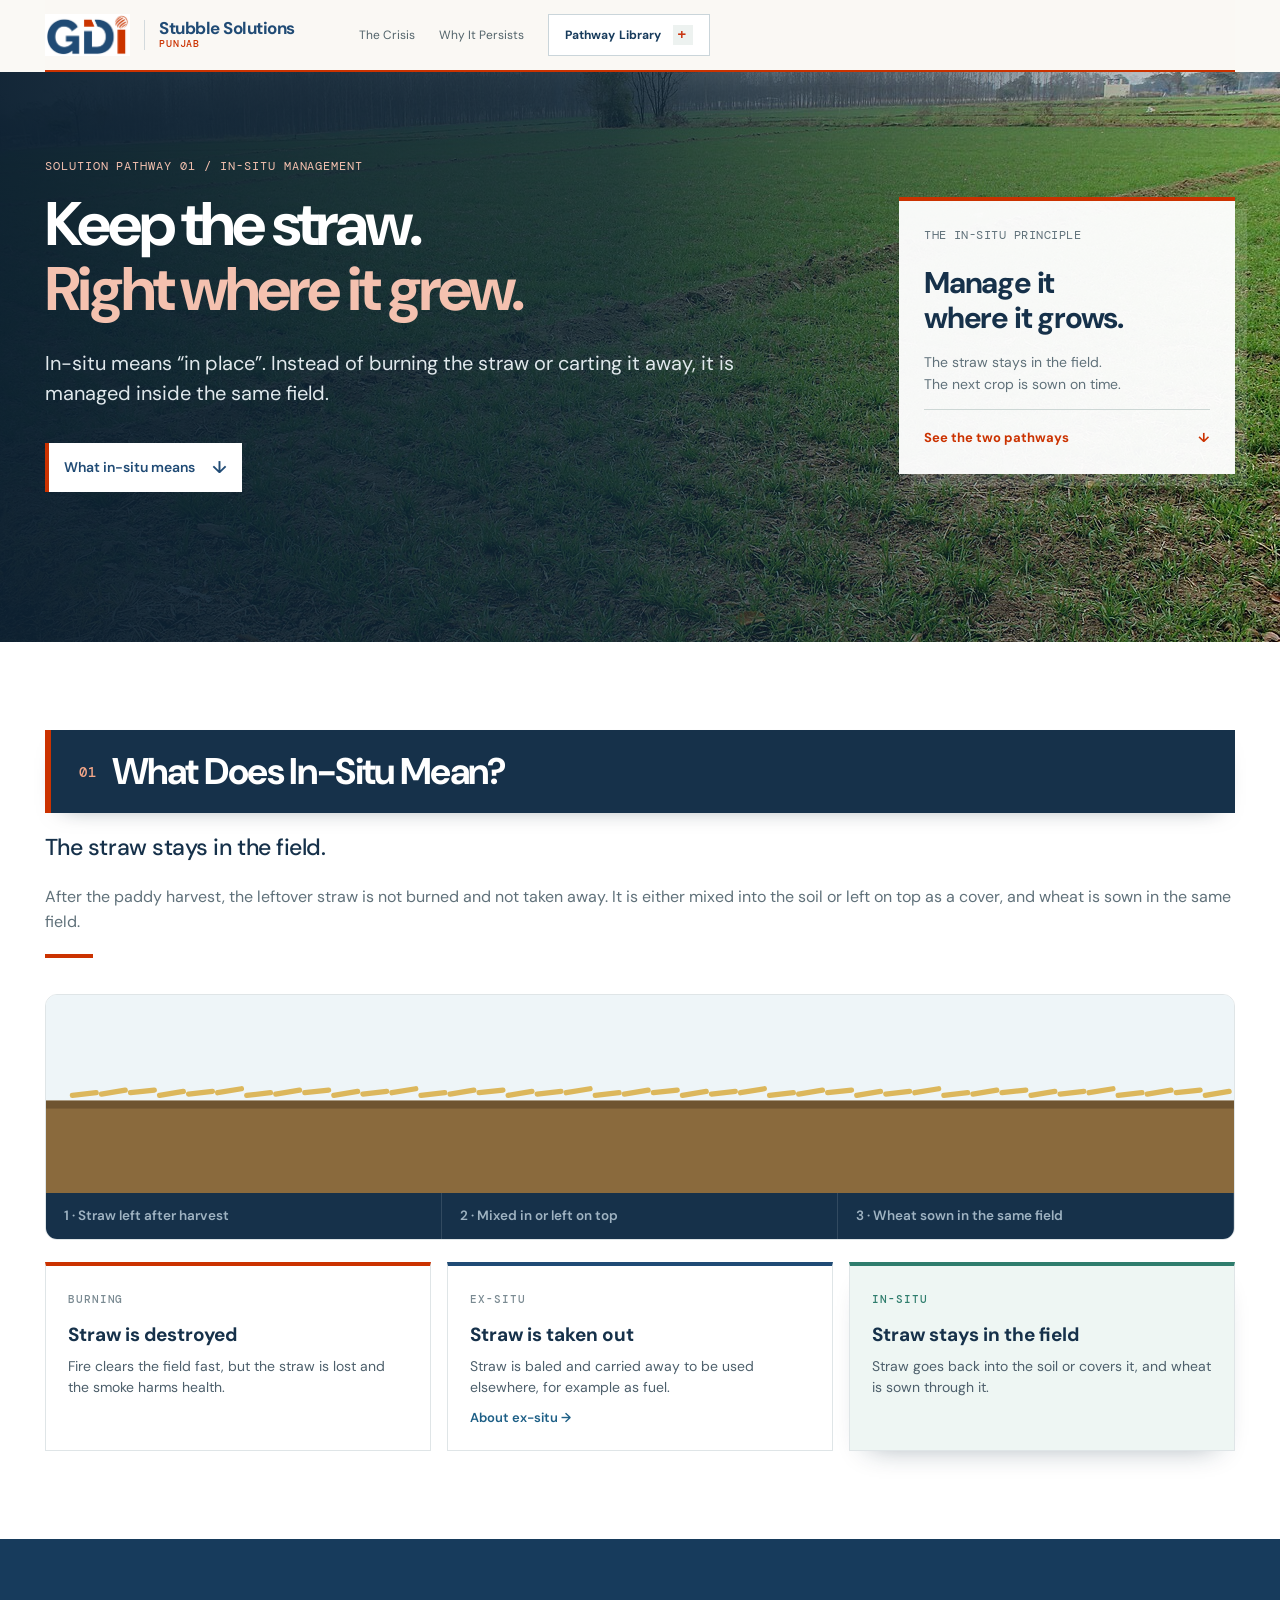
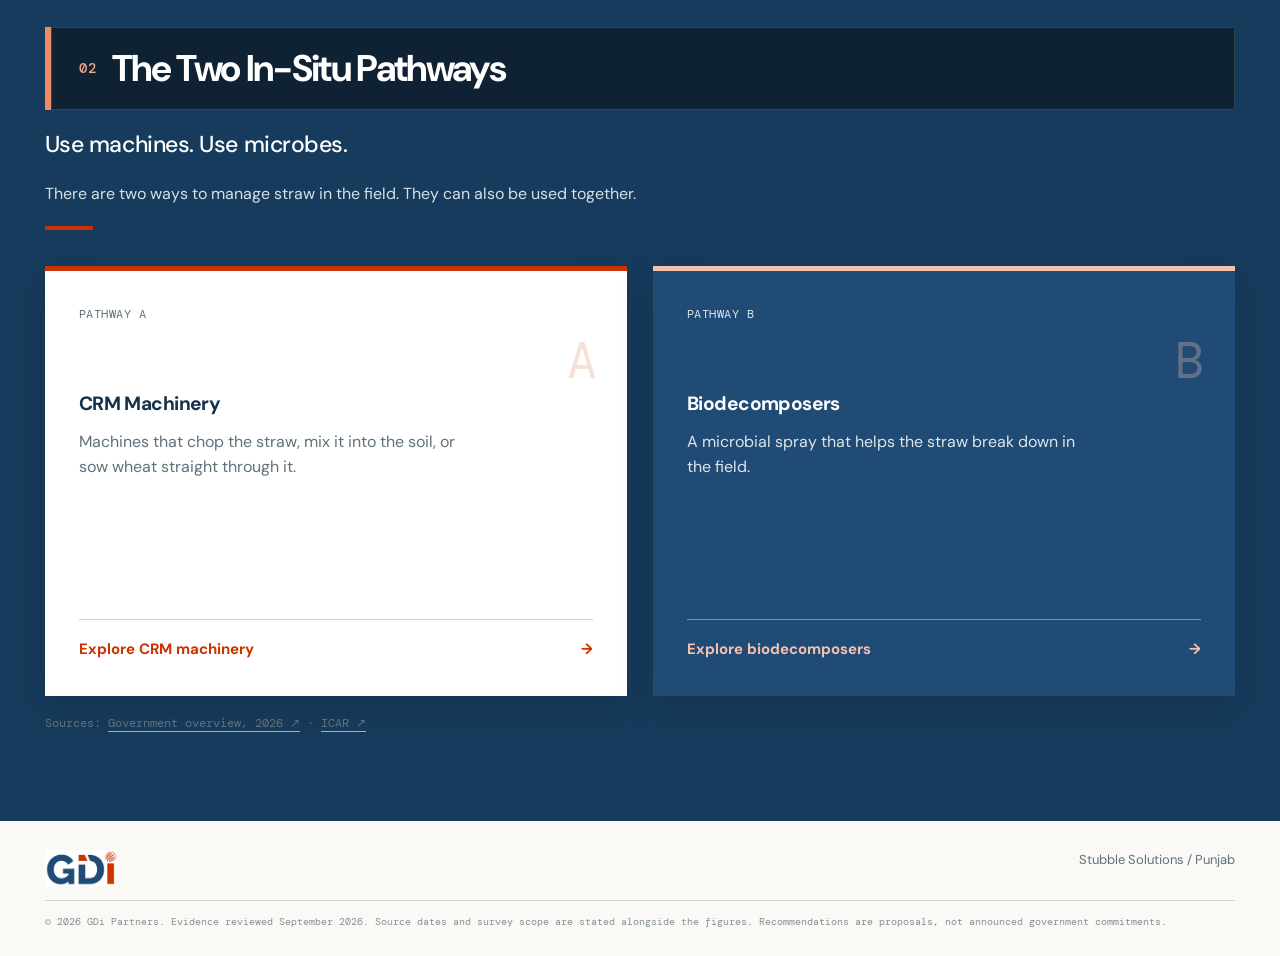
<file: in-situ.html>
<!doctype html>
<html lang="en">
<head>
    <!-- Google tag (gtag.js) -->
    <script async src="https://www.googletagmanager.com/gtag/js?id=G-KE79TGJ0NB"></script>
    <script>
      window.dataLayer = window.dataLayer || [];
      function gtag(){dataLayer.push(arguments);}
      gtag('js', new Date());
      gtag('config', 'G-KE79TGJ0NB');
    </script>
<meta charset="UTF-8" /><meta name="viewport" content="width=device-width, initial-scale=1.0" />
<title>In-situ management | Stubble Solutions Punjab</title>
<meta name="description" content="Managing Punjab’s paddy straw in the field: machinery, farmer access and biodecomposers." />
<link rel="preconnect" href="https://fonts.googleapis.com" /><link rel="preconnect" href="https://fonts.gstatic.com" crossorigin />
<link href="https://fonts.googleapis.com/css2?family=DM+Mono:wght@400;500&amp;family=DM+Sans:opsz,wght@9..40,400;9..40,500;9..40,600;9..40,700&amp;display=swap" rel="stylesheet" />
<link rel="stylesheet" href="home.css" /><link rel="stylesheet" href="logo.css" /><link rel="stylesheet" href="in-situ.css" /><link rel="stylesheet" href="in-situ-refresh.css" />
    <link rel="stylesheet" href="hierarchy.css?v=20261125-1830" /><script src="in-situ-interactions.js" defer></script>
<script src="pathway-nav.js?v=20261125-1740" defer></script></head>
<body class="is-page is-refreshed is-overview">
<a class="is-skip" href="#main">Skip to content</a>
<header class="topbar">
<a href="index.html" class="wordmark logo-link" aria-label="GDi Partners home"><img src="assets/gdi-logo.jpg" alt="GDi" /><span class="site-name"><b>Stubble Solutions</b><small>Punjab</small></span></a>
<nav aria-label="Primary navigation"><a href="index.html#why">The Crisis</a><a href="why-it-persists.html">Why It Persists</a><a href="index.html#pathways">Pathway Library</a></nav>
<a class="top-cta" href="index.html#pathways">All pathways <span>↗</span></a>
</header>
<div class="is-subnav"><nav class="container" aria-label="In-situ pathway navigation"><span>In-situ management</span><a href="in-situ.html" aria-current="page">Overview</a><a href="crm.html">CRM Machinery</a><a href="biodecomposer.html">Biodecomposers</a></nav></div>
<main id="main">
<section class="is-hero is-photo-hero"><img class="is-hero-photo" src="assets/insitu-bio-photo.jpg" alt="Wheat growing in a field in Punjab" /><div class="is-photo-shade"></div><div class="container is-hero-grid">
<div><p class="kicker">Solution pathway 01 / In-situ management</p><h1>Keep the straw.<br /><em>Right where it grew.</em></h1><p class="is-lead">In-situ means “in place”. Instead of burning the straw or carting it away, it is managed inside the same field.</p><a class="button" href="#what">What in-situ means <span>↓</span></a></div>
<div class="is-hero-card"><span class="is-label">The in-situ principle</span><strong>Manage it<br />where it grows.</strong><p>The straw stays in the field.<br />The next crop is sown on time.</p><a href="#routes">See the two pathways <span>↓</span></a></div>
</div></section>
<section id="what" class="is-section"><div class="container">
<div class="is-section-head"><div><p class="kicker section-title"><span class="section-num">01</span><span class="section-name">What Does In-Situ Mean?</span></p><h2>The straw stays in the field.</h2></div><p>After the paddy harvest, the leftover straw is not burned and not taken away. It is either mixed into the soil or left on top as a cover, and wheat is sown in the same field.</p></div>
<div class="ins-anim" aria-label="Animation: straw stays in the field and wheat grows through it">
<svg viewBox="0 110 900 150" role="img" aria-hidden="true">
<rect width="900" height="260" fill="#eef5f8"/>
<rect y="190" width="900" height="70" fill="#8a6a3d"/><rect y="190" width="900" height="6" fill="#6f5430"/>
<g class="ins-straw"><path d="M20 186 l18 -2" /><path d="M42 185 l18 -3" /><path d="M64 184 l18 -2" /><path d="M86 186 l18 -3" /><path d="M108 185 l18 -2" /><path d="M130 184 l18 -3" /><path d="M152 186 l18 -2" /><path d="M174 185 l18 -3" /><path d="M196 184 l18 -2" /><path d="M218 186 l18 -3" /><path d="M240 185 l18 -2" /><path d="M262 184 l18 -3" /><path d="M284 186 l18 -2" /><path d="M306 185 l18 -3" /><path d="M328 184 l18 -2" /><path d="M350 186 l18 -3" /><path d="M372 185 l18 -2" /><path d="M394 184 l18 -3" /><path d="M416 186 l18 -2" /><path d="M438 185 l18 -3" /><path d="M460 184 l18 -2" /><path d="M482 186 l18 -3" /><path d="M504 185 l18 -2" /><path d="M526 184 l18 -3" /><path d="M548 186 l18 -2" /><path d="M570 185 l18 -3" /><path d="M592 184 l18 -2" /><path d="M614 186 l18 -3" /><path d="M636 185 l18 -2" /><path d="M658 184 l18 -3" /><path d="M680 186 l18 -2" /><path d="M702 185 l18 -3" /><path d="M724 184 l18 -2" /><path d="M746 186 l18 -3" /><path d="M768 185 l18 -2" /><path d="M790 184 l18 -3" /><path d="M812 186 l18 -2" /><path d="M834 185 l18 -3" /><path d="M856 184 l18 -2" /><path d="M878 186 l18 -3" /></g>
<g class="ins-mix"><path d="M30 205 l14 -3" /><path d="M60 217 l14 -3" /><path d="M90 229 l14 -3" /><path d="M120 205 l14 -3" /><path d="M150 217 l14 -3" /><path d="M180 229 l14 -3" /><path d="M210 205 l14 -3" /><path d="M240 217 l14 -3" /><path d="M270 229 l14 -3" /><path d="M300 205 l14 -3" /><path d="M330 217 l14 -3" /><path d="M360 229 l14 -3" /><path d="M390 205 l14 -3" /><path d="M420 217 l14 -3" /><path d="M450 229 l14 -3" /><path d="M480 205 l14 -3" /><path d="M510 217 l14 -3" /><path d="M540 229 l14 -3" /><path d="M570 205 l14 -3" /><path d="M600 217 l14 -3" /><path d="M630 229 l14 -3" /><path d="M660 205 l14 -3" /><path d="M690 217 l14 -3" /><path d="M720 229 l14 -3" /><path d="M750 205 l14 -3" /><path d="M780 217 l14 -3" /><path d="M810 229 l14 -3" /><path d="M840 205 l14 -3" /><path d="M870 217 l14 -3" /></g>
<g class="ins-wheat"><path d="M34 190 q-3 -16 2 -34 M34 172 q9 -8 14 -6" /><path d="M64 190 q-3 -16 2 -34 M64 172 q9 -8 14 -6" /><path d="M94 190 q-3 -16 2 -34 M94 172 q9 -8 14 -6" /><path d="M124 190 q-3 -16 2 -34 M124 172 q9 -8 14 -6" /><path d="M154 190 q-3 -16 2 -34 M154 172 q9 -8 14 -6" /><path d="M184 190 q-3 -16 2 -34 M184 172 q9 -8 14 -6" /><path d="M214 190 q-3 -16 2 -34 M214 172 q9 -8 14 -6" /><path d="M244 190 q-3 -16 2 -34 M244 172 q9 -8 14 -6" /><path d="M274 190 q-3 -16 2 -34 M274 172 q9 -8 14 -6" /><path d="M304 190 q-3 -16 2 -34 M304 172 q9 -8 14 -6" /><path d="M334 190 q-3 -16 2 -34 M334 172 q9 -8 14 -6" /><path d="M364 190 q-3 -16 2 -34 M364 172 q9 -8 14 -6" /><path d="M394 190 q-3 -16 2 -34 M394 172 q9 -8 14 -6" /><path d="M424 190 q-3 -16 2 -34 M424 172 q9 -8 14 -6" /><path d="M454 190 q-3 -16 2 -34 M454 172 q9 -8 14 -6" /><path d="M484 190 q-3 -16 2 -34 M484 172 q9 -8 14 -6" /><path d="M514 190 q-3 -16 2 -34 M514 172 q9 -8 14 -6" /><path d="M544 190 q-3 -16 2 -34 M544 172 q9 -8 14 -6" /><path d="M574 190 q-3 -16 2 -34 M574 172 q9 -8 14 -6" /><path d="M604 190 q-3 -16 2 -34 M604 172 q9 -8 14 -6" /><path d="M634 190 q-3 -16 2 -34 M634 172 q9 -8 14 -6" /><path d="M664 190 q-3 -16 2 -34 M664 172 q9 -8 14 -6" /><path d="M694 190 q-3 -16 2 -34 M694 172 q9 -8 14 -6" /><path d="M724 190 q-3 -16 2 -34 M724 172 q9 -8 14 -6" /><path d="M754 190 q-3 -16 2 -34 M754 172 q9 -8 14 -6" /><path d="M784 190 q-3 -16 2 -34 M784 172 q9 -8 14 -6" /><path d="M814 190 q-3 -16 2 -34 M814 172 q9 -8 14 -6" /><path d="M844 190 q-3 -16 2 -34 M844 172 q9 -8 14 -6" /><path d="M874 190 q-3 -16 2 -34 M874 172 q9 -8 14 -6" /></g>
</svg>
<div class="ins-steps"><span class="s1">1 · Straw left after harvest</span><span class="s2">2 · Mixed in or left on top</span><span class="s3">3 · Wheat sown in the same field</span></div>
</div>
<div class="ins-compare">
<article class="ins-burn"><span>Burning</span><h3>Straw is destroyed</h3><p>Fire clears the field fast, but the straw is lost and the smoke harms health.</p></article>
<article class="ins-ex"><span>Ex-situ</span><h3>Straw is taken out</h3><p>Straw is baled and carried away to be used elsewhere, for example as fuel.</p><a href="ex-situ.html">About ex-situ →</a></article>
<article class="ins-in"><span>In-situ</span><h3>Straw stays in the field</h3><p>Straw goes back into the soil or covers it, and wheat is sown through it.</p></article>
</div>
</div></section>
<section id="routes" class="is-section is-tint"><div class="container">
<div class="is-section-head"><div><p class="kicker section-title on-dark"><span class="section-num">02</span><span class="section-name">The Two In-Situ Pathways</span></p><h2>Use machines. Use microbes.</h2></div><p>There are two ways to manage straw in the field. They can also be used together.</p></div>
<div class="is-route-grid">
<a class="is-route is-navy" href="crm.html"><span class="is-label">Pathway A</span><div class="is-route-symbol" aria-hidden="true">A</div><h3>CRM Machinery</h3><p>Machines that chop the straw, mix it into the soil, or sow wheat straight through it.</p><strong>Explore CRM machinery <span>→</span></strong></a>
<a class="is-route is-teal" href="biodecomposer.html"><span class="is-label">Pathway B</span><div class="is-route-symbol" aria-hidden="true">B</div><h3>Biodecomposers</h3><p>A microbial spray that helps the straw break down in the field.</p><strong>Explore biodecomposers <span>→</span></strong></a>
</div>
<p class="is-sources">Sources: <a href="https://www.pib.gov.in/PressReleasePage.aspx?PRID=2240644&amp;lang=1&amp;reg=6" target="_blank" rel="noopener noreferrer">Government overview, 2026 ↗</a> · <a href="https://www.icar.gov.in/en/crop-science/biofertilizers" target="_blank" rel="noopener noreferrer">ICAR ↗</a></p>
</div></section>
</main>
<footer class="container"><a class="wordmark logo-link footer-logo" href="index.html" aria-label="GDi Partners home"><img src="assets/gdi-logo.jpg" alt="GDi" /></a><p>Stubble Solutions / Punjab</p><small>© 2026 GDi Partners. Evidence reviewed September 2026. Source dates and survey scope are stated alongside the figures. Recommendations are proposals, not announced government commitments.</small></footer>
</body></html>
</file>
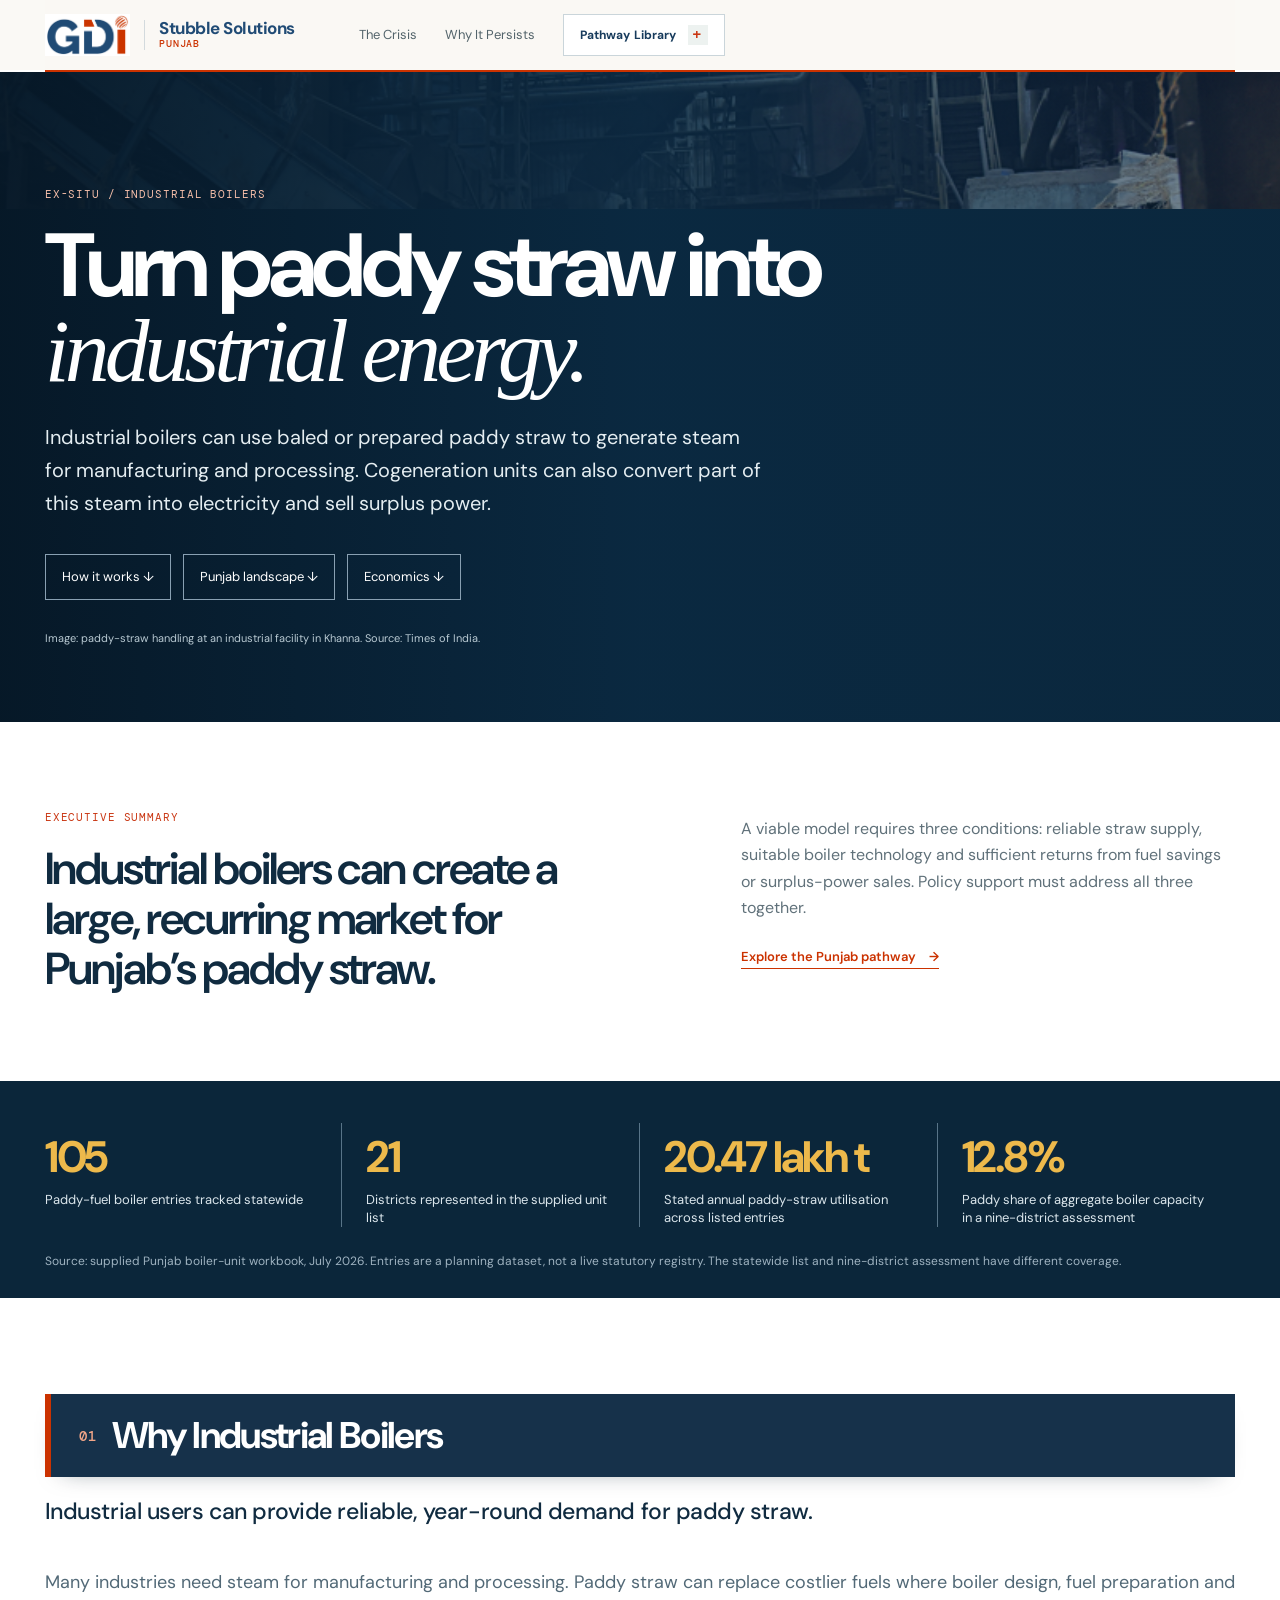
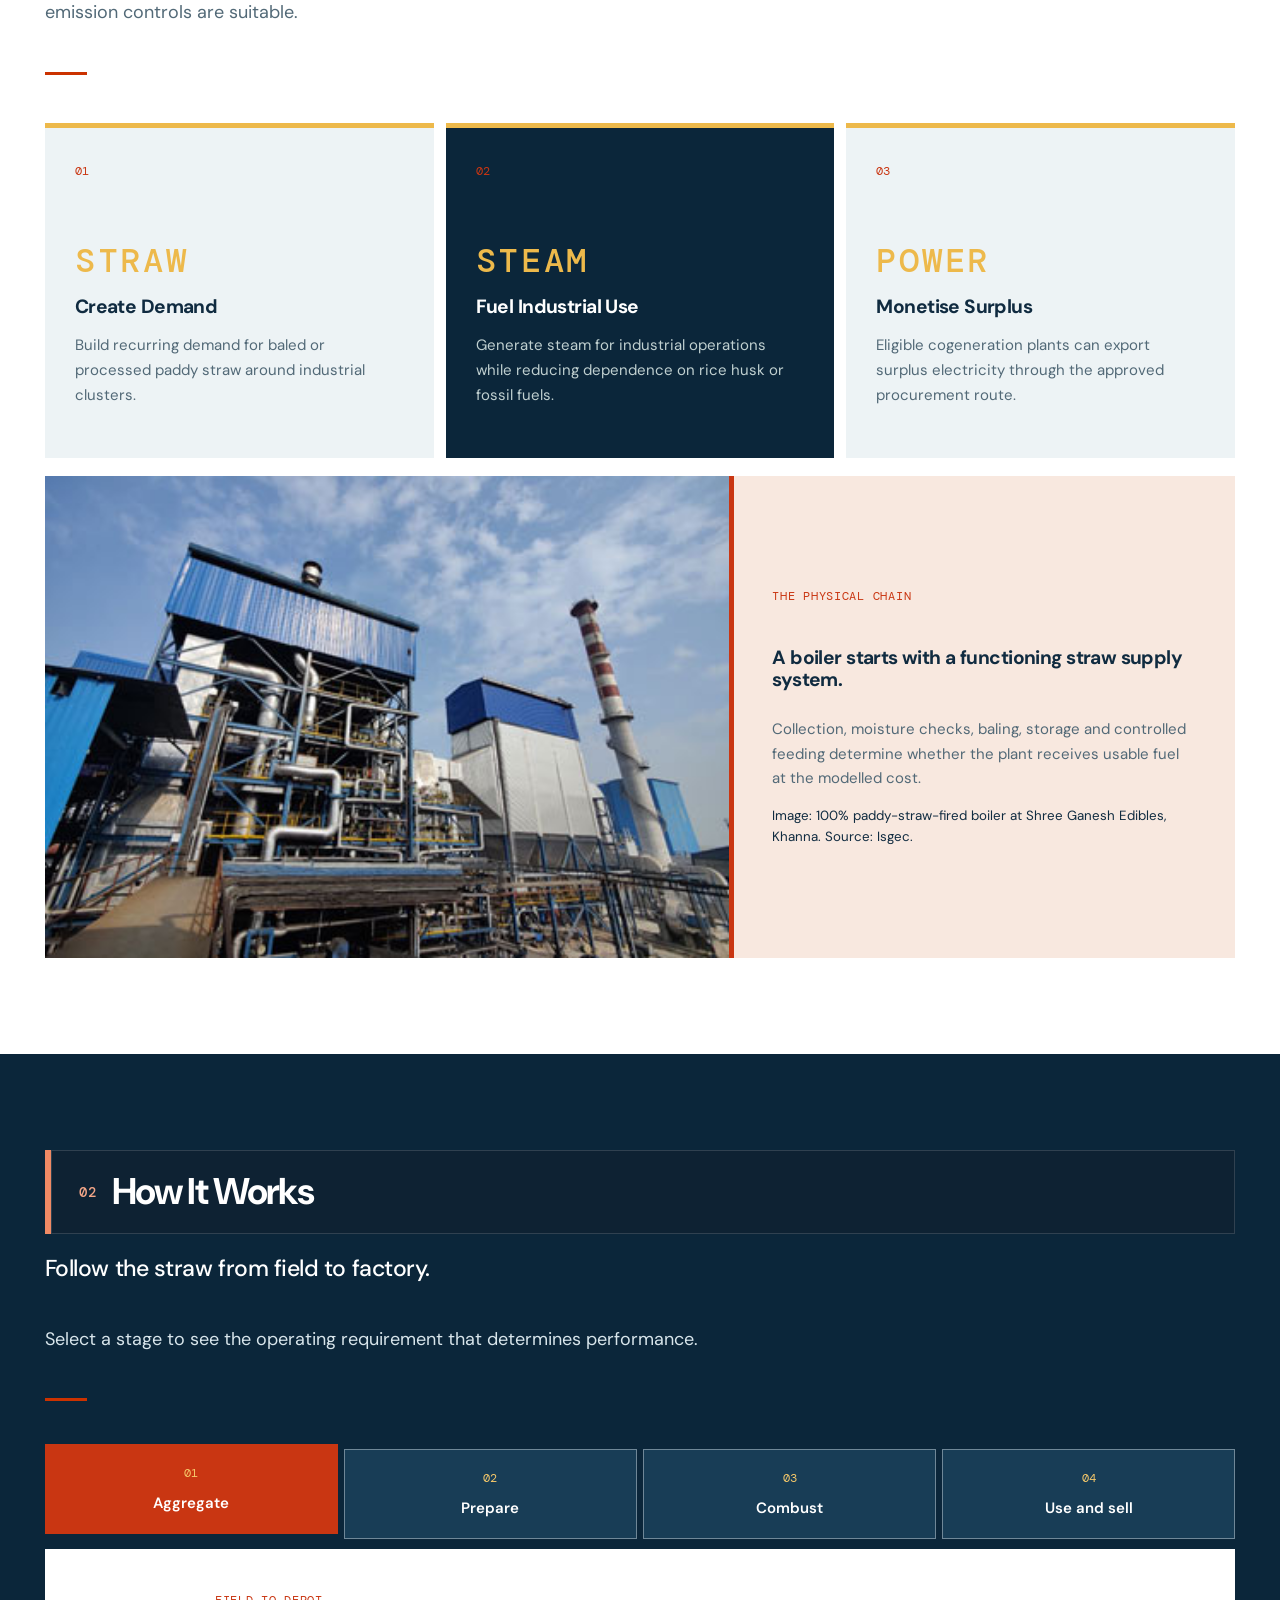
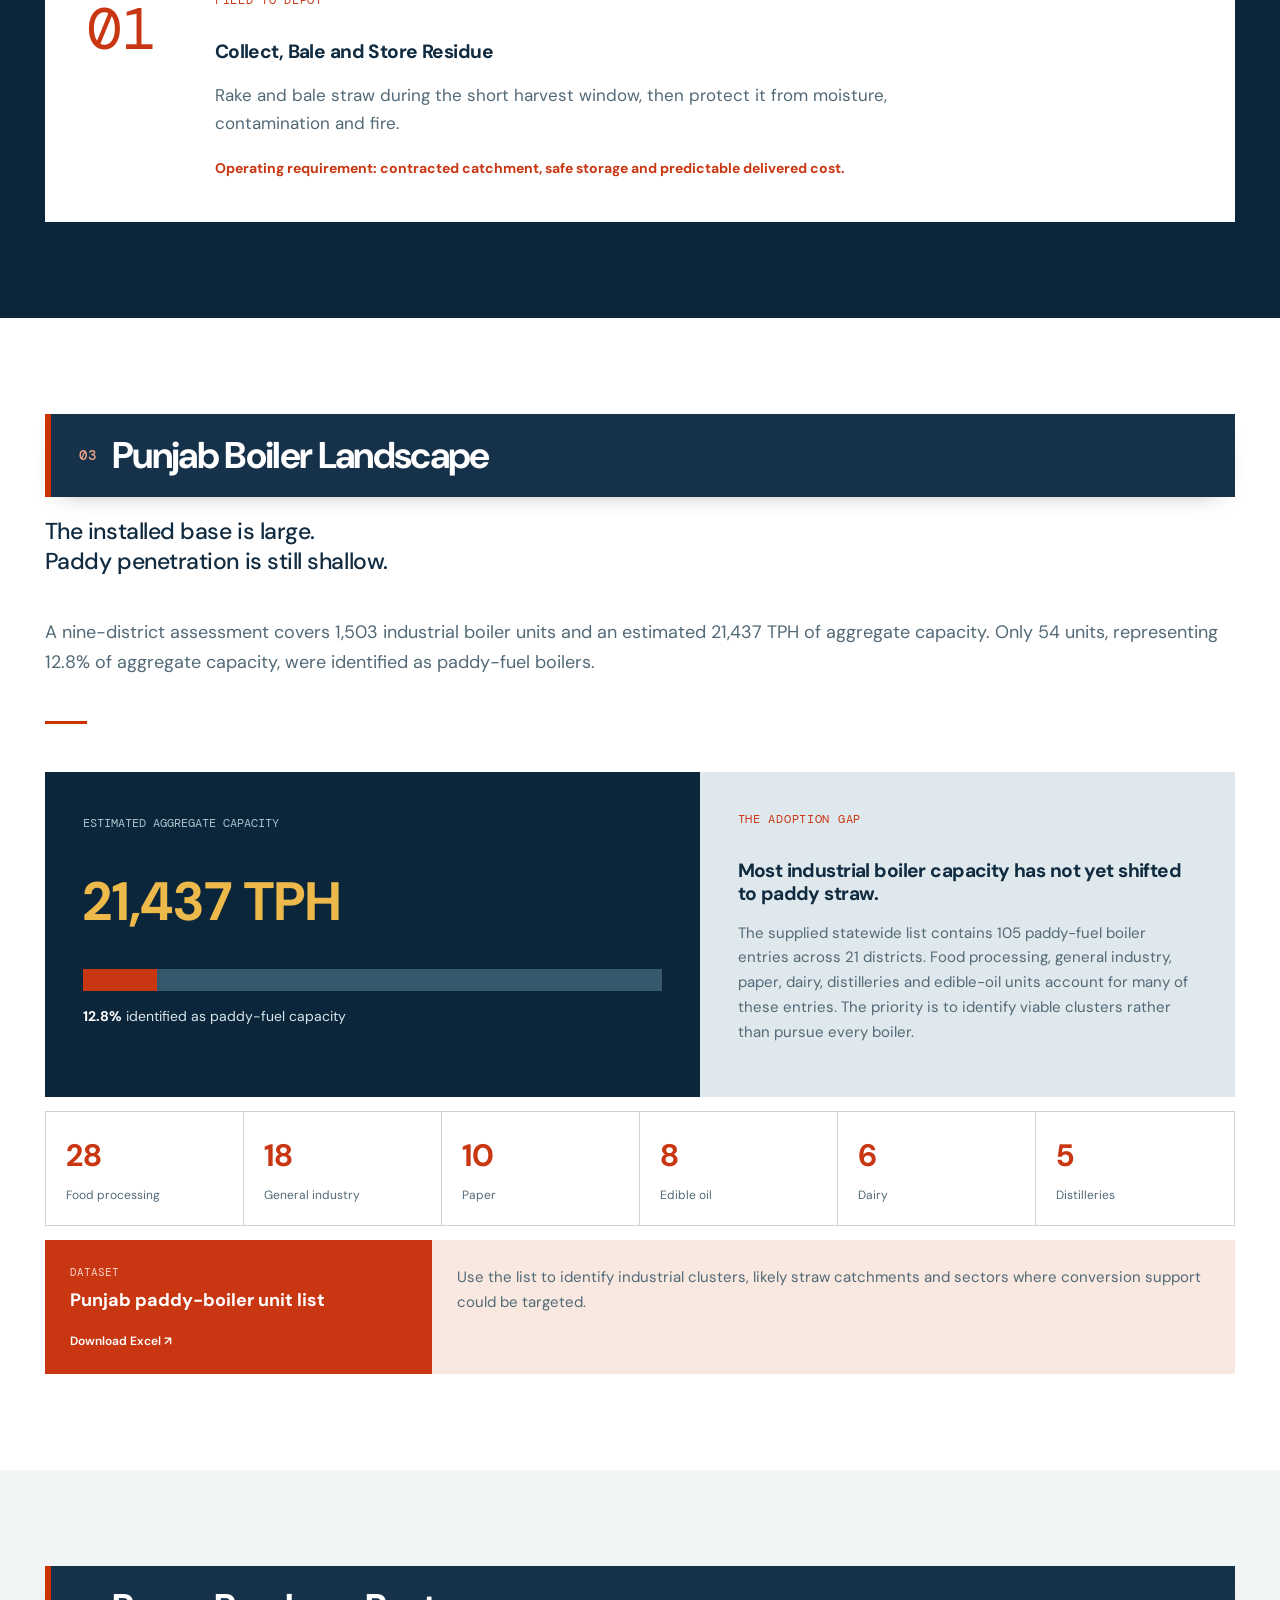
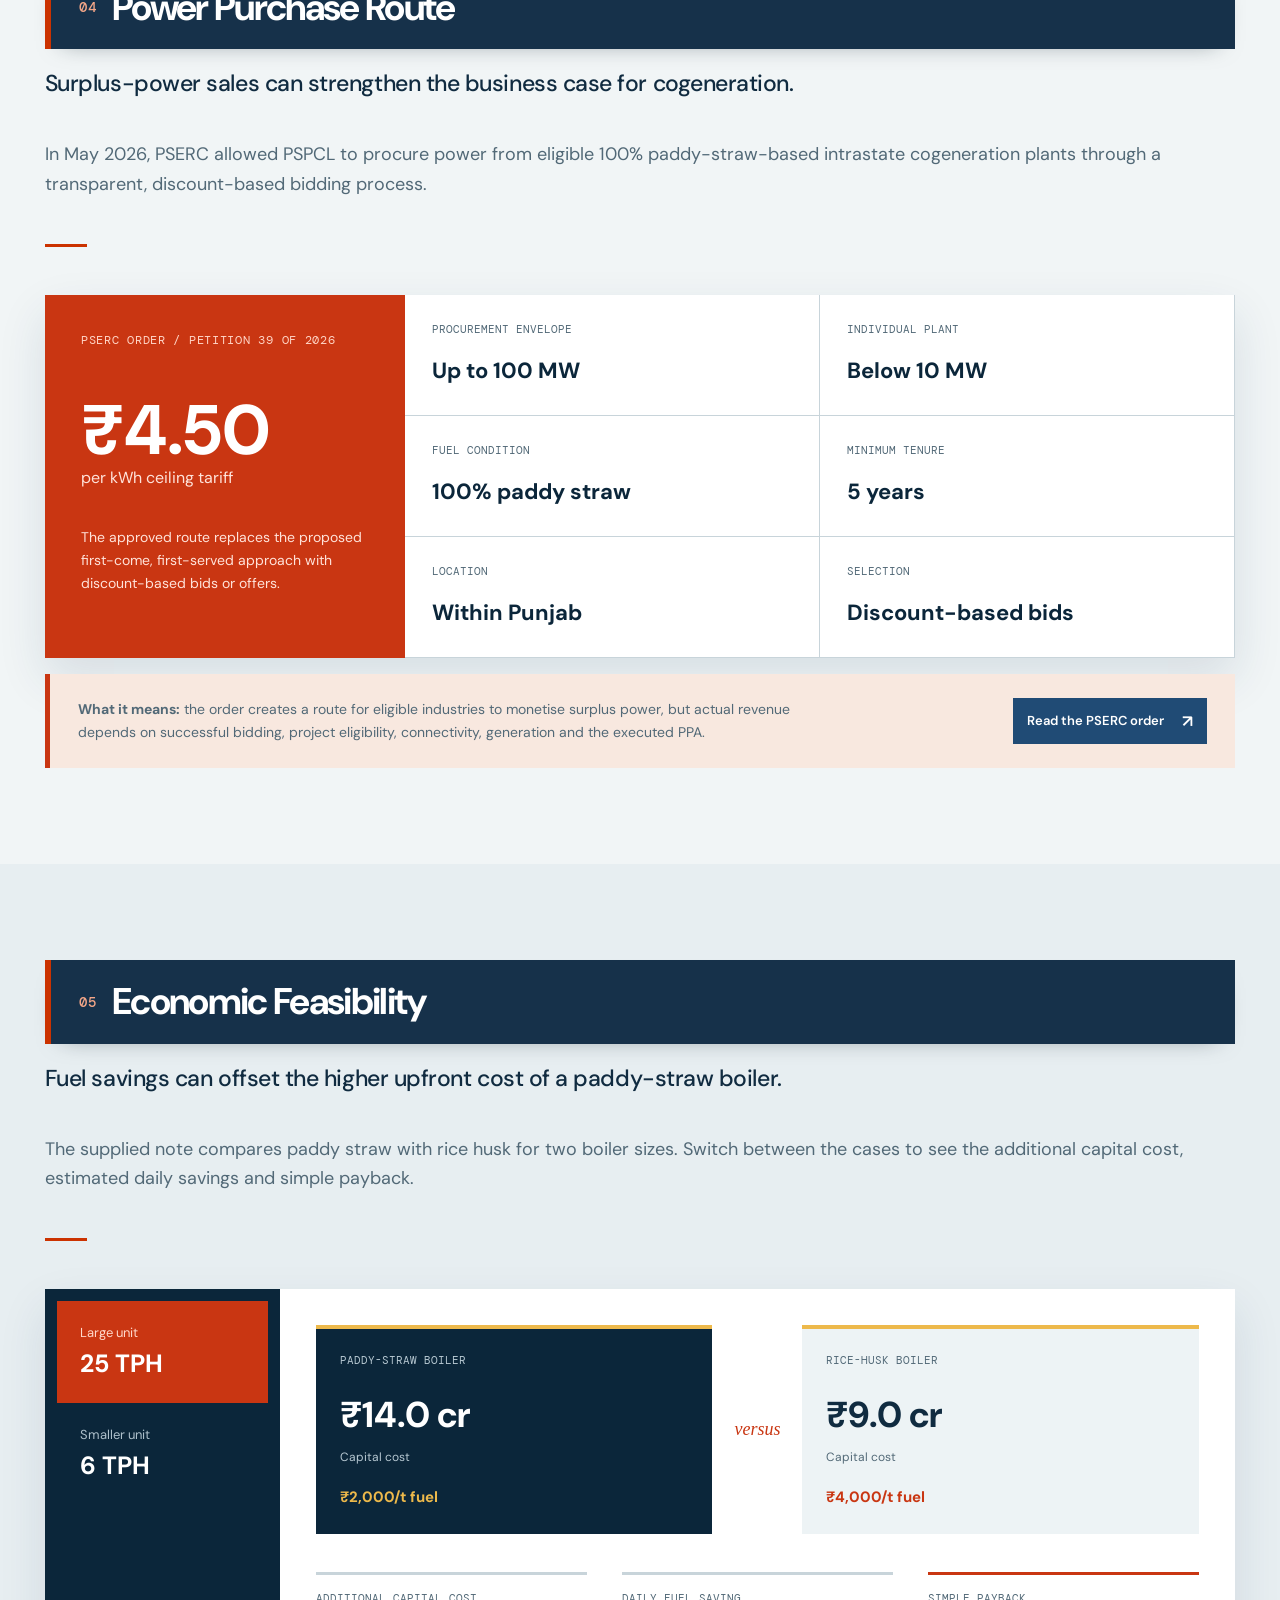
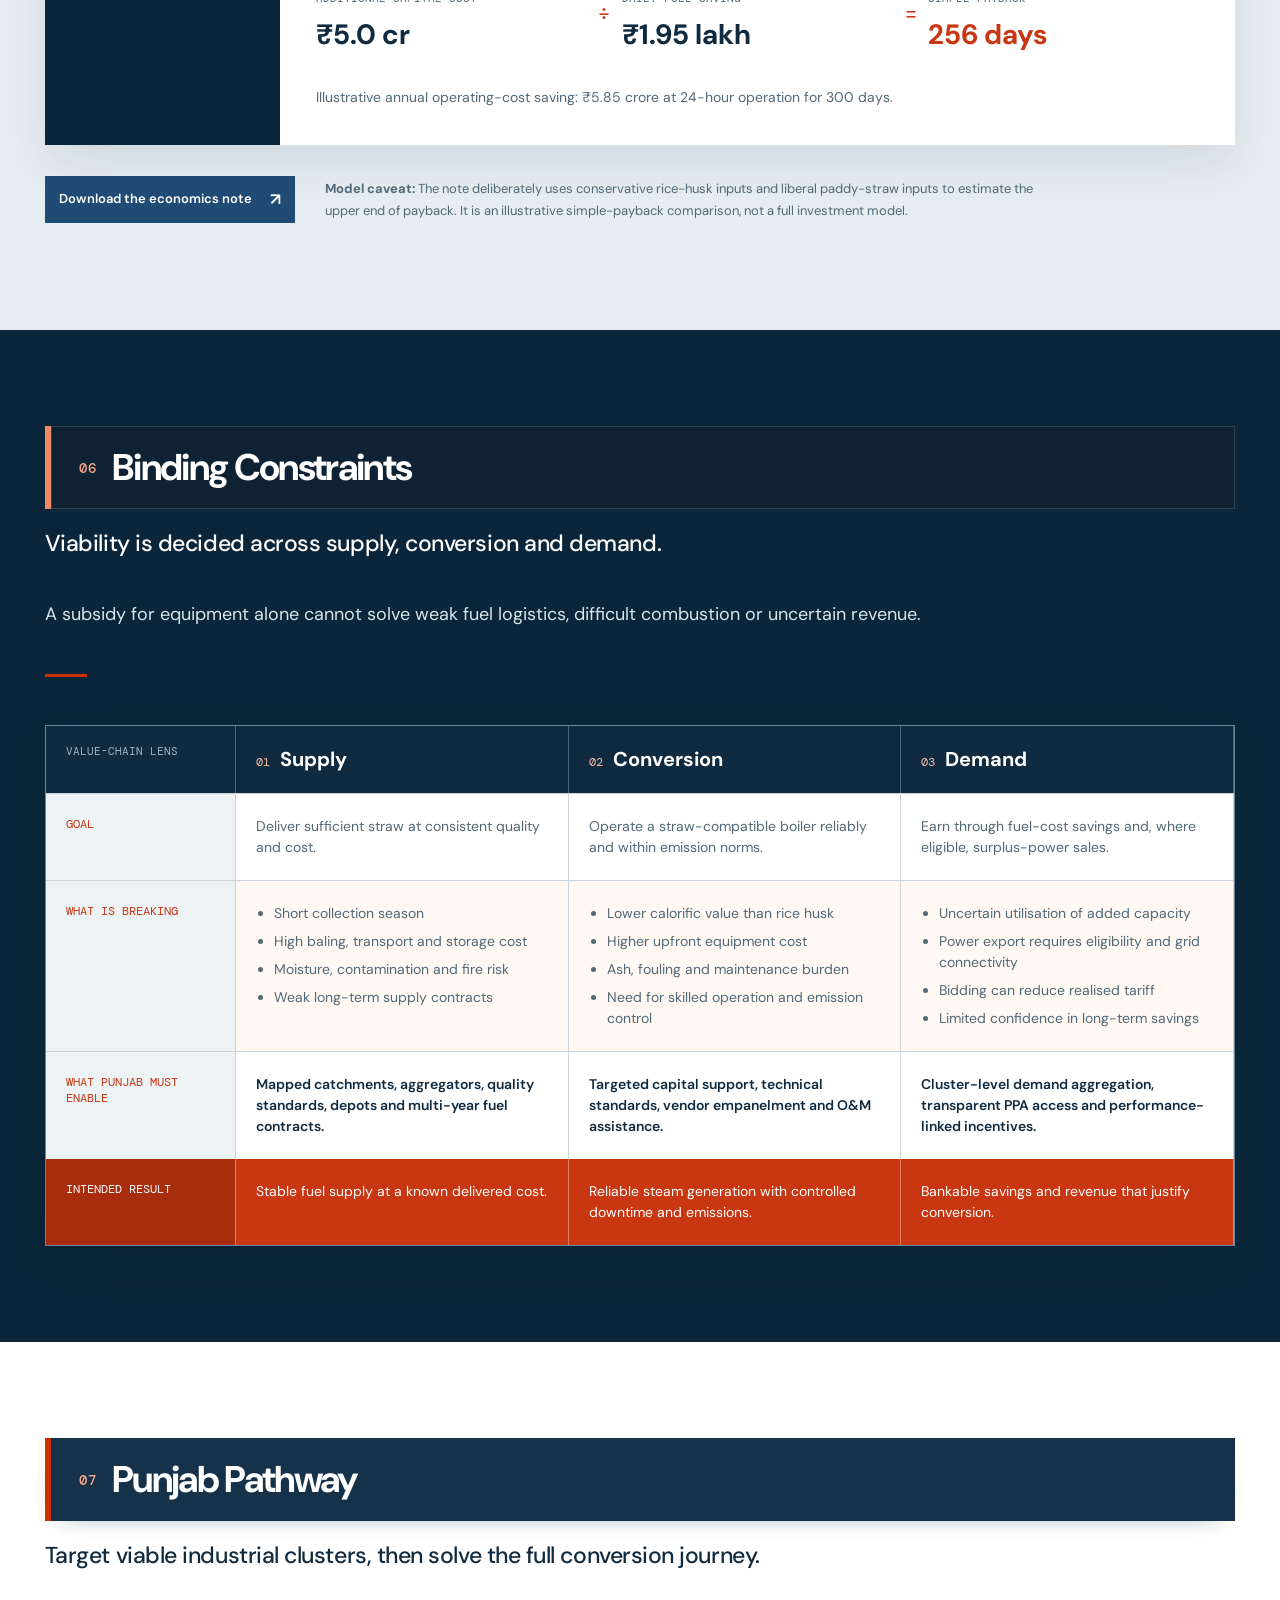
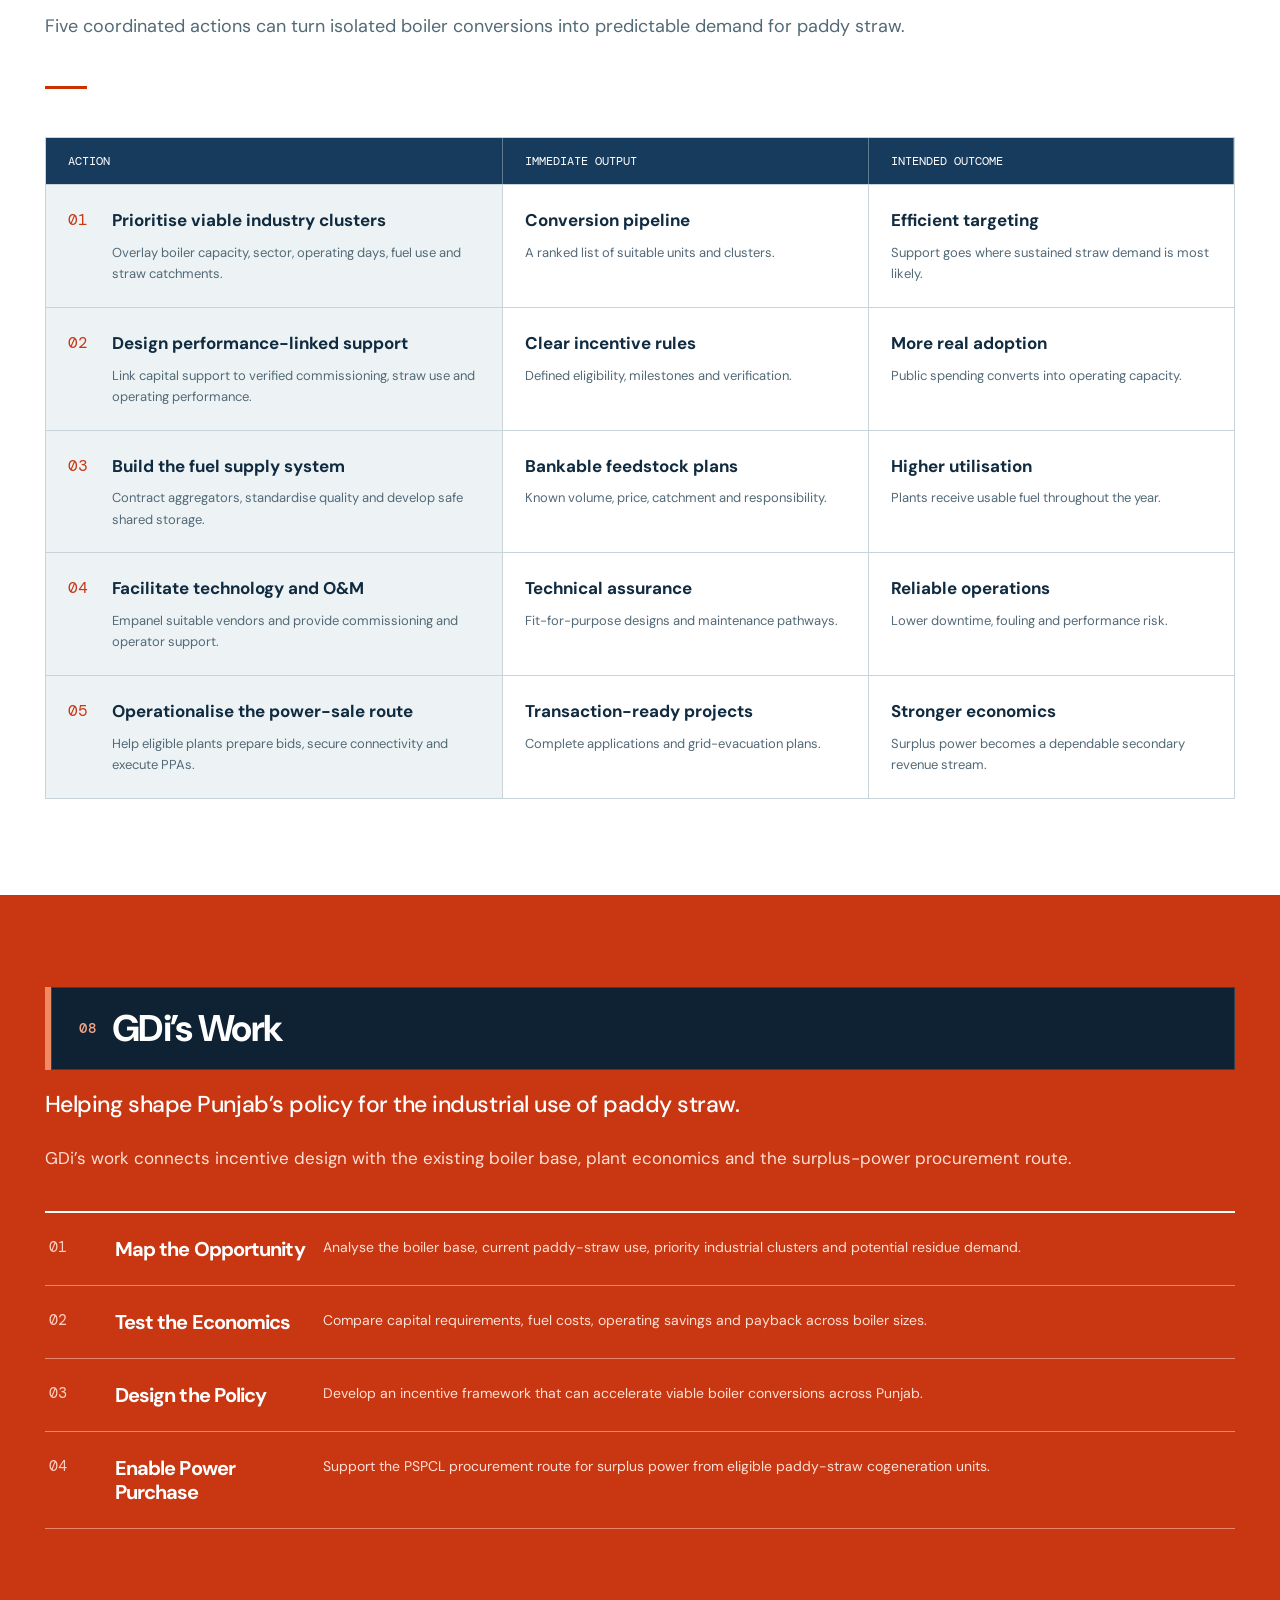
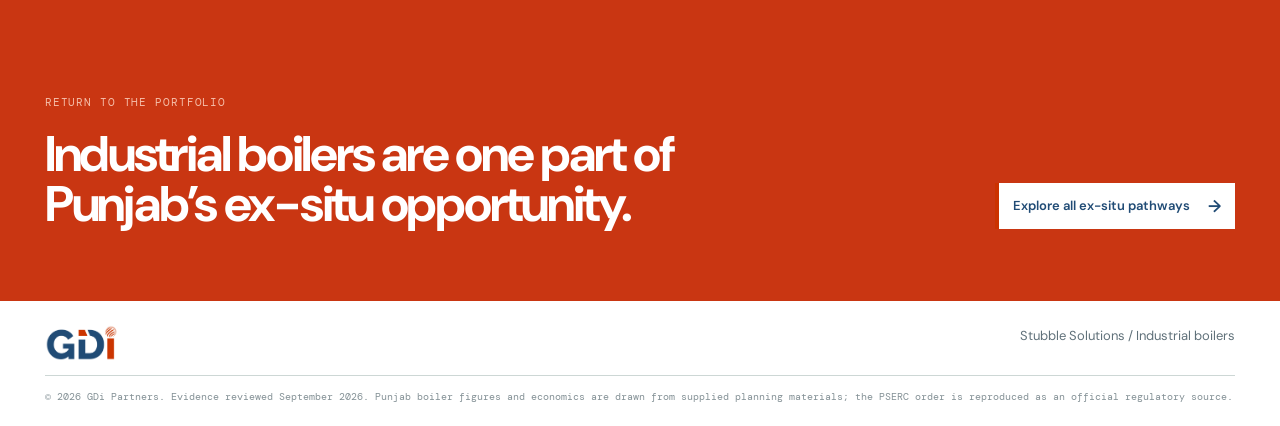
<file: industrial-boilers.html>
<!doctype html>
<html lang="en">
  <head>
    <!-- Google tag (gtag.js) -->
    <script async src="https://www.googletagmanager.com/gtag/js?id=G-KE79TGJ0NB"></script>
    <script>
      window.dataLayer = window.dataLayer || [];
      function gtag(){dataLayer.push(arguments);}
      gtag('js', new Date());
      gtag('config', 'G-KE79TGJ0NB');
    </script>
    <meta charset="UTF-8" />
    <meta name="viewport" content="width=device-width, initial-scale=1.0" />
    <meta name="description" content="Industrial paddy-straw boilers as an ex-situ residue-management pathway for Punjab, including installed units, economics, power purchase, constraints and recommendations." />
    <title>Industrial Boilers | Stubble Solutions, Punjab</title>
    <link rel="preconnect" href="https://fonts.googleapis.com" />
    <link rel="preconnect" href="https://fonts.gstatic.com" crossorigin />
    <link href="https://fonts.googleapis.com/css2?family=DM+Mono:wght@400;500&family=DM+Sans:opsz,wght@9..40,400;9..40,500;9..40,600;9..40,700&display=swap" rel="stylesheet" />
    <link rel="stylesheet" href="funders.css" />
    <link rel="stylesheet" href="palette-update.css" />
    <link rel="stylesheet" href="consulting-polish.css" />
    <link rel="stylesheet" href="logo.css" />
    <link rel="stylesheet" href="ex-situ.css" />
    <link rel="stylesheet" href="industrial-boilers.css" />
    <link rel="stylesheet" href="hierarchy.css?v=20261125-1830" />
  <script src="pathway-nav.js?v=20261125-1740" defer></script></head>
  <body class="ex-page boiler-page">
    <header class="topbar">
      <a href="index.html" class="wordmark logo-link" aria-label="GDi Partners home"><img src="assets/gdi-logo.jpg" alt="GDi" /><span class="site-name"><b>Stubble Solutions</b><small>Punjab</small></span></a>
      <nav aria-label="Primary navigation"><a href="index.html#why">The Crisis</a><a href="why-it-persists.html">Why It Persists</a><a href="index.html#pathways">Pathway Library</a><a href="#why-boilers">Boiler Analysis</a></nav>
      <a class="top-cta" href="index.html#pathways">All pathways <span>↗</span></a>
    </header>

    <div class="ex-subnav"><nav class="container" aria-label="Ex-situ pathway navigation"><span>Ex-situ management</span><a href="ex-situ.html">Overview</a><a href="cbg.html">CBG</a><a href="industrial-boilers.html" aria-current="page">Boilers</a><a href="pellets.html">Pellets</a><a href="baling-storage.html">Baling &amp; Storage</a></nav></div>

    <main id="top">
      <section class="boiler-hero">
        <img src="assets/paddy-straw-feedstock-loading.png" alt="Workers loading paddy-straw bales onto a conveyor at an industrial facility in Khanna" />
        <div class="boiler-hero-shade"></div>
        <div class="container boiler-hero-copy">
          <p class="kicker light">Ex-situ / Industrial boilers</p>
          <h1>Turn paddy straw into<br /><em>industrial energy.</em></h1>
          <p>Industrial boilers can use baled or prepared paddy straw to generate steam for manufacturing and processing. Cogeneration units can also convert part of this steam into electricity and sell surplus power.</p>
          <div class="cbg-jumps"><a href="#how">How it works ↓</a><a href="#punjab">Punjab landscape ↓</a><a href="#economics">Economics ↓</a></div>
          <small>Image: paddy-straw handling at an industrial facility in Khanna. Source: Times of India.</small>
        </div>
      </section>

      <section class="summary container cbg-summary"><div><p class="kicker">Executive summary</p><h2>Industrial boilers can create a large, recurring market for Punjab’s paddy straw.</h2></div><div class="summary-copy"><p>A viable model requires three conditions: reliable straw supply, suitable boiler technology and sufficient returns from fuel savings or surplus-power sales. Policy support must address all three together.</p><a href="#recommendations" class="underlink">Explore the Punjab pathway <span>→</span></a></div></section>

      <section class="boiler-numbers" aria-label="Punjab industrial boiler snapshot"><div class="container">
        <div><strong>105</strong><span>Paddy-fuel boiler entries tracked statewide</span></div>
        <div><strong>21</strong><span>Districts represented in the supplied unit list</span></div>
        <div><strong>20.47 lakh t</strong><span>Stated annual paddy-straw utilisation across listed entries</span></div>
        <div><strong>12.8%</strong><span>Paddy share of aggregate boiler capacity in a nine-district assessment</span></div>
      </div><p class="container boiler-number-note">Source: supplied Punjab boiler-unit workbook, July 2026. Entries are a planning dataset, not a live statutory registry. The statewide list and nine-district assessment have different coverage.</p></section>

      <section id="why-boilers" class="ex-section boiler-why"><div class="container">
        <div class="section-intro split"><div><p class="kicker section-title"><span class="section-num">01</span><span class="section-name">Why Industrial Boilers</span></p><h2>Industrial users can provide reliable, year-round demand for paddy straw.</h2></div><p>Many industries need steam for manufacturing and processing. Paddy straw can replace costlier fuels where boiler design, fuel preparation and emission controls are suitable.</p></div>
        <div class="boiler-value-grid">
          <article><span>01</span><b>STRAW</b><h3>Create Demand</h3><p>Build recurring demand for baled or processed paddy straw around industrial clusters.</p></article>
          <article class="dark"><span>02</span><b>STEAM</b><h3>Fuel Industrial Use</h3><p>Generate steam for industrial operations while reducing dependence on rice husk or fossil fuels.</p></article>
          <article><span>03</span><b>POWER</b><h3>Monetise Surplus</h3><p>Eligible cogeneration plants can export surplus electricity through the approved procurement route.</p></article>
        </div>
        <div class="boiler-photo-band"><img src="assets/paddy-straw-boiler-khanna.jpg" alt="Paddy-straw-fired industrial boiler installation at Khanna, Punjab" /><div><p class="card-label">The physical chain</p><h3>A boiler starts with a functioning straw supply system.</h3><p>Collection, moisture checks, baling, storage and controlled feeding determine whether the plant receives usable fuel at the modelled cost.</p><small>Image: 100% paddy-straw-fired boiler at Shree Ganesh Edibles, Khanna. Source: Isgec.</small></div></div>
      </div></section>

      <section id="how" class="ex-section boiler-how"><div class="container">
        <div class="section-intro split"><div><p class="kicker section-title on-dark"><span class="section-num">02</span><span class="section-name">How It Works</span></p><h2>Follow the straw from field to factory.</h2></div><p>Select a stage to see the operating requirement that determines performance.</p></div>
        <div class="boiler-process" data-boiler-process>
          <div class="boiler-process-buttons" role="tablist" aria-label="Industrial boiler process">
            <button type="button" role="tab" aria-selected="true" data-boiler-step="0"><span>01</span>Aggregate</button>
            <button type="button" role="tab" aria-selected="false" data-boiler-step="1"><span>02</span>Prepare</button>
            <button type="button" role="tab" aria-selected="false" data-boiler-step="2"><span>03</span>Combust</button>
            <button type="button" role="tab" aria-selected="false" data-boiler-step="3"><span>04</span>Use and sell</button>
          </div>
          <div class="boiler-process-panel" role="tabpanel" tabindex="0" aria-live="polite"><span>01</span><div><p class="card-label">Field to depot</p><h3>Collect, Bale and Store Residue</h3><p>Rake and bale straw during the short harvest window, then protect it from moisture, contamination and fire.</p><b>Operating requirement: contracted catchment, safe storage and predictable delivered cost.</b></div></div>
          <template data-boiler-content="1"><span>02</span><div><p class="card-label">Fuel preparation</p><h3>Prepare Straw for Controlled Feeding</h3><p>Inspect moisture and contaminants, open or shred bales where required and meter fuel into the boiler.</p><b>Operating requirement: uniform fuel quality and reliable handling equipment.</b></div></template>
          <template data-boiler-content="2"><span>03</span><div><p class="card-label">Energy conversion</p><h3>Generate High-Pressure Steam</h3><p>Burn paddy straw in a compatible furnace. Appropriate boiler and pollution-control systems must manage ash, slagging, fouling and emissions.</p><b>Operating requirement: suitable equipment, trained operators and preventive maintenance.</b></div></template>
          <template data-boiler-content="3"><span>04</span><div><p class="card-label">Industrial use and power</p><h3>Use Steam and Export Surplus Electricity</h3><p>Steam serves the factory’s own operations. Eligible cogeneration units can export surplus electricity to the grid.</p><b>Commercial requirement: steady internal steam use and a bankable power-purchase arrangement.</b></div></template>
        </div>
      </div></section>

      <section id="punjab" class="ex-section boiler-punjab"><div class="container">
        <div class="section-intro split"><div><p class="kicker section-title"><span class="section-num">03</span><span class="section-name">Punjab Boiler Landscape</span></p><h2>The installed base is large.<br />Paddy penetration is still shallow.</h2></div><p>A nine-district assessment covers 1,503 industrial boiler units and an estimated 21,437 TPH of aggregate capacity. Only 54 units, representing 12.8% of aggregate capacity, were identified as paddy-fuel boilers.</p></div>
        <div class="penetration-visual">
          <div class="penetration-scale"><span>Estimated aggregate capacity</span><strong>21,437 TPH</strong><div><i style="width:12.8%"></i></div><p><b>12.8%</b> identified as paddy-fuel capacity</p></div>
          <div class="penetration-reading"><p class="card-label">The adoption gap</p><h3>Most industrial boiler capacity has not yet shifted to paddy straw.</h3><p>The supplied statewide list contains 105 paddy-fuel boiler entries across 21 districts. Food processing, general industry, paper, dairy, distilleries and edible-oil units account for many of these entries. The priority is to identify viable clusters rather than pursue every boiler.</p></div>
        </div>
        <div class="industry-strip" aria-label="Leading industries in the statewide paddy boiler list"><article><b>28</b><span>Food processing</span></article><article><b>18</b><span>General industry</span></article><article><b>10</b><span>Paper</span></article><article><b>8</b><span>Edible oil</span></article><article><b>6</b><span>Dairy</span></article><article><b>5</b><span>Distilleries</span></article></div>
        <div class="boiler-downloads"><a href="assets/punjab-paddy-boiler-units-2026.xlsx" download><span>Dataset</span><b>Punjab paddy-boiler unit list</b><em>Download Excel ↗</em></a><p>Use the list to identify industrial clusters, likely straw catchments and sectors where conversion support could be targeted.</p></div>
      </div></section>

      <section id="power-purchase" class="ex-section boiler-ppa"><div class="container">
        <div class="section-intro split"><div><p class="kicker section-title"><span class="section-num">04</span><span class="section-name">Power Purchase Route</span></p><h2>Surplus-power sales can strengthen the business case for cogeneration.</h2></div><p>In May 2026, PSERC allowed PSPCL to procure power from eligible 100% paddy-straw-based intrastate cogeneration plants through a transparent, discount-based bidding process.</p></div>
        <div class="ppa-shell">
          <div class="ppa-lead"><p class="card-label">PSERC order / Petition 39 of 2026</p><strong>₹4.50</strong><span>per kWh ceiling tariff</span><p>The approved route replaces the proposed first-come, first-served approach with discount-based bids or offers.</p></div>
          <div class="ppa-terms"><article><span>Procurement envelope</span><b>Up to 100 MW</b></article><article><span>Individual plant</span><b>Below 10 MW</b></article><article><span>Fuel condition</span><b>100% paddy straw</b></article><article><span>Minimum tenure</span><b>5 years</b></article><article><span>Location</span><b>Within Punjab</b></article><article><span>Selection</span><b>Discount-based bids</b></article></div>
        </div>
        <div class="ppa-note"><p><b>What it means:</b> the order creates a route for eligible industries to monetise surplus power, but actual revenue depends on successful bidding, project eligibility, connectivity, generation and the executed PPA.</p><a class="button" href="assets/pserc-paddy-straw-power-order-2026.pdf" target="_blank" rel="noopener noreferrer">Read the PSERC order <span>↗</span></a></div>
      </div></section>

      <section id="economics" class="ex-section boiler-economics"><div class="container">
        <div class="section-intro split"><div><p class="kicker section-title"><span class="section-num">05</span><span class="section-name">Economic Feasibility</span></p><h2>Fuel savings can offset the higher upfront cost of a paddy-straw boiler.</h2></div><p>The supplied note compares paddy straw with rice husk for two boiler sizes. Switch between the cases to see the additional capital cost, estimated daily savings and simple payback.</p></div>
        <div class="boiler-econ" data-boiler-economics>
          <div class="boiler-econ-switch" role="group" aria-label="Select boiler size"><button type="button" class="active" data-boiler-size="25">Large unit<b>25 TPH</b></button><button type="button" data-boiler-size="6">Smaller unit<b>6 TPH</b></button></div>
          <div class="boiler-econ-body">
            <div class="boiler-econ-compare"><div><span>Paddy-straw boiler</span><strong data-paddy-capex>₹14.0 cr</strong><small>Capital cost</small><b>₹2,000/t fuel</b></div><i>versus</i><div><span>Rice-husk boiler</span><strong data-rice-capex>₹9.0 cr</strong><small>Capital cost</small><b>₹4,000/t fuel</b></div></div>
            <div class="boiler-payback"><div><span>Additional capital cost</span><strong data-extra-capex>₹5.0 cr</strong></div><i>÷</i><div><span>Daily fuel saving</span><strong data-daily-saving>₹1.95 lakh</strong></div><i>=</i><div class="result"><span>Simple payback</span><strong data-payback>256 days</strong></div></div>
            <p data-annual-saving>Illustrative annual operating-cost saving: ₹5.85 crore at 24-hour operation for 300 days.</p>
          </div>
        </div>
        <div class="boiler-econ-actions"><a class="button" href="assets/economics-of-paddy-straw-boiler.docx" download>Download the economics note <span>↗</span></a><p><b>Model caveat:</b> The note deliberately uses conservative rice-husk inputs and liberal paddy-straw inputs to estimate the upper end of payback. It is an illustrative simple-payback comparison, not a full investment model.</p></div>
      </div></section>

      <section id="constraints" class="ex-section boiler-constraints"><div class="container">
        <div class="section-intro split"><div><p class="kicker section-title on-dark"><span class="section-num">06</span><span class="section-name">Binding Constraints</span></p><h2>Viability is decided across supply, conversion and demand.</h2></div><p>A subsidy for equipment alone cannot solve weak fuel logistics, difficult combustion or uncertain revenue.</p></div>
        <div class="constraint-table" aria-label="Industrial boiler constraints across supply, conversion and demand">
          <div class="constraint-head"><span>Value-chain lens</span><strong><i>01</i>Supply</strong><strong><i>02</i>Conversion</strong><strong><i>03</i>Demand</strong></div>
          <div class="constraint-row"><b>Goal</b><p>Deliver sufficient straw at consistent quality and cost.</p><p>Operate a straw-compatible boiler reliably and within emission norms.</p><p>Earn through fuel-cost savings and, where eligible, surplus-power sales.</p></div>
          <div class="constraint-row emphasis"><b>What is breaking</b><ul><li>Short collection season</li><li>High baling, transport and storage cost</li><li>Moisture, contamination and fire risk</li><li>Weak long-term supply contracts</li></ul><ul><li>Lower calorific value than rice husk</li><li>Higher upfront equipment cost</li><li>Ash, fouling and maintenance burden</li><li>Need for skilled operation and emission control</li></ul><ul><li>Uncertain utilisation of added capacity</li><li>Power export requires eligibility and grid connectivity</li><li>Bidding can reduce realised tariff</li><li>Limited confidence in long-term savings</li></ul></div>
          <div class="constraint-row action"><b>What Punjab must enable</b><p>Mapped catchments, aggregators, quality standards, depots and multi-year fuel contracts.</p><p>Targeted capital support, technical standards, vendor empanelment and O&amp;M assistance.</p><p>Cluster-level demand aggregation, transparent PPA access and performance-linked incentives.</p></div>
          <div class="constraint-row outcome"><b>Intended result</b><p>Stable fuel supply at a known delivered cost.</p><p>Reliable steam generation with controlled downtime and emissions.</p><p>Bankable savings and revenue that justify conversion.</p></div>
        </div>
      </div></section>

      <section id="recommendations" class="ex-section boiler-recommend"><div class="container">
        <div class="section-intro split"><div><p class="kicker section-title"><span class="section-num">07</span><span class="section-name">Punjab Pathway</span></p><h2>Target viable industrial clusters, then solve the full conversion journey.</h2></div><p>Five coordinated actions can turn isolated boiler conversions into predictable demand for paddy straw.</p></div>
        <div class="cbg-recommend-table" aria-label="Recommendations, outputs and outcomes for industrial boilers in Punjab">
          <div class="recommend-head"><span>Action</span><span>Immediate output</span><span>Intended outcome</span></div>
          <div><article><i>01</i><b>Prioritise viable industry clusters</b><p>Overlay boiler capacity, sector, operating days, fuel use and straw catchments.</p></article><article><b>Conversion pipeline</b><p>A ranked list of suitable units and clusters.</p></article><article><b>Efficient targeting</b><p>Support goes where sustained straw demand is most likely.</p></article></div>
          <div><article><i>02</i><b>Design performance-linked support</b><p>Link capital support to verified commissioning, straw use and operating performance.</p></article><article><b>Clear incentive rules</b><p>Defined eligibility, milestones and verification.</p></article><article><b>More real adoption</b><p>Public spending converts into operating capacity.</p></article></div>
          <div><article><i>03</i><b>Build the fuel supply system</b><p>Contract aggregators, standardise quality and develop safe shared storage.</p></article><article><b>Bankable feedstock plans</b><p>Known volume, price, catchment and responsibility.</p></article><article><b>Higher utilisation</b><p>Plants receive usable fuel throughout the year.</p></article></div>
          <div><article><i>04</i><b>Facilitate technology and O&amp;M</b><p>Empanel suitable vendors and provide commissioning and operator support.</p></article><article><b>Technical assurance</b><p>Fit-for-purpose designs and maintenance pathways.</p></article><article><b>Reliable operations</b><p>Lower downtime, fouling and performance risk.</p></article></div>
          <div><article><i>05</i><b>Operationalise the power-sale route</b><p>Help eligible plants prepare bids, secure connectivity and execute PPAs.</p></article><article><b>Transaction-ready projects</b><p>Complete applications and grid-evacuation plans.</p></article><article><b>Stronger economics</b><p>Surplus power becomes a dependable secondary revenue stream.</p></article></div>
        </div>
      </div></section>

      <section id="gdi-work" class="boiler-gdi"><div class="container boiler-gdi-grid"><div><p class="kicker light section-title on-dark"><span class="section-num">08</span><span class="section-name">GDi’s Work</span></p><h2>Helping shape Punjab’s policy for the industrial use of paddy straw.</h2><p>GDi’s work connects incentive design with the existing boiler base, plant economics and the surplus-power procurement route.</p></div><ol class="boiler-gdi-lines"><li><span>01</span><h3>Map the Opportunity</h3><p>Analyse the boiler base, current paddy-straw use, priority industrial clusters and potential residue demand.</p></li><li><span>02</span><h3>Test the Economics</h3><p>Compare capital requirements, fuel costs, operating savings and payback across boiler sizes.</p></li><li><span>03</span><h3>Design the Policy</h3><p>Develop an incentive framework that can accelerate viable boiler conversions across Punjab.</p></li><li><span>04</span><h3>Enable Power Purchase</h3><p>Support the PSPCL procurement route for surplus power from eligible paddy-straw cogeneration units.</p></li></ol></div></section>

      <section class="ex-next"><div class="container"><div><p class="kicker light">Return to the portfolio</p><h2>Industrial boilers are one part of Punjab’s ex-situ opportunity.</h2></div><a class="button light-button" href="ex-situ.html">Explore all ex-situ pathways <span>→</span></a></div></section>
    </main>
    <footer class="container"><a class="wordmark logo-link footer-logo" href="index.html" aria-label="GDi Partners home"><img src="assets/gdi-logo.jpg" alt="GDi" /></a><p>Stubble Solutions / Industrial boilers</p><small>© 2026 GDi Partners. Evidence reviewed September 2026. Punjab boiler figures and economics are drawn from supplied planning materials; the PSERC order is reproduced as an official regulatory source.</small></footer>
    <script src="boiler-interactions.js" defer></script>
  </body>
</html>
</file>
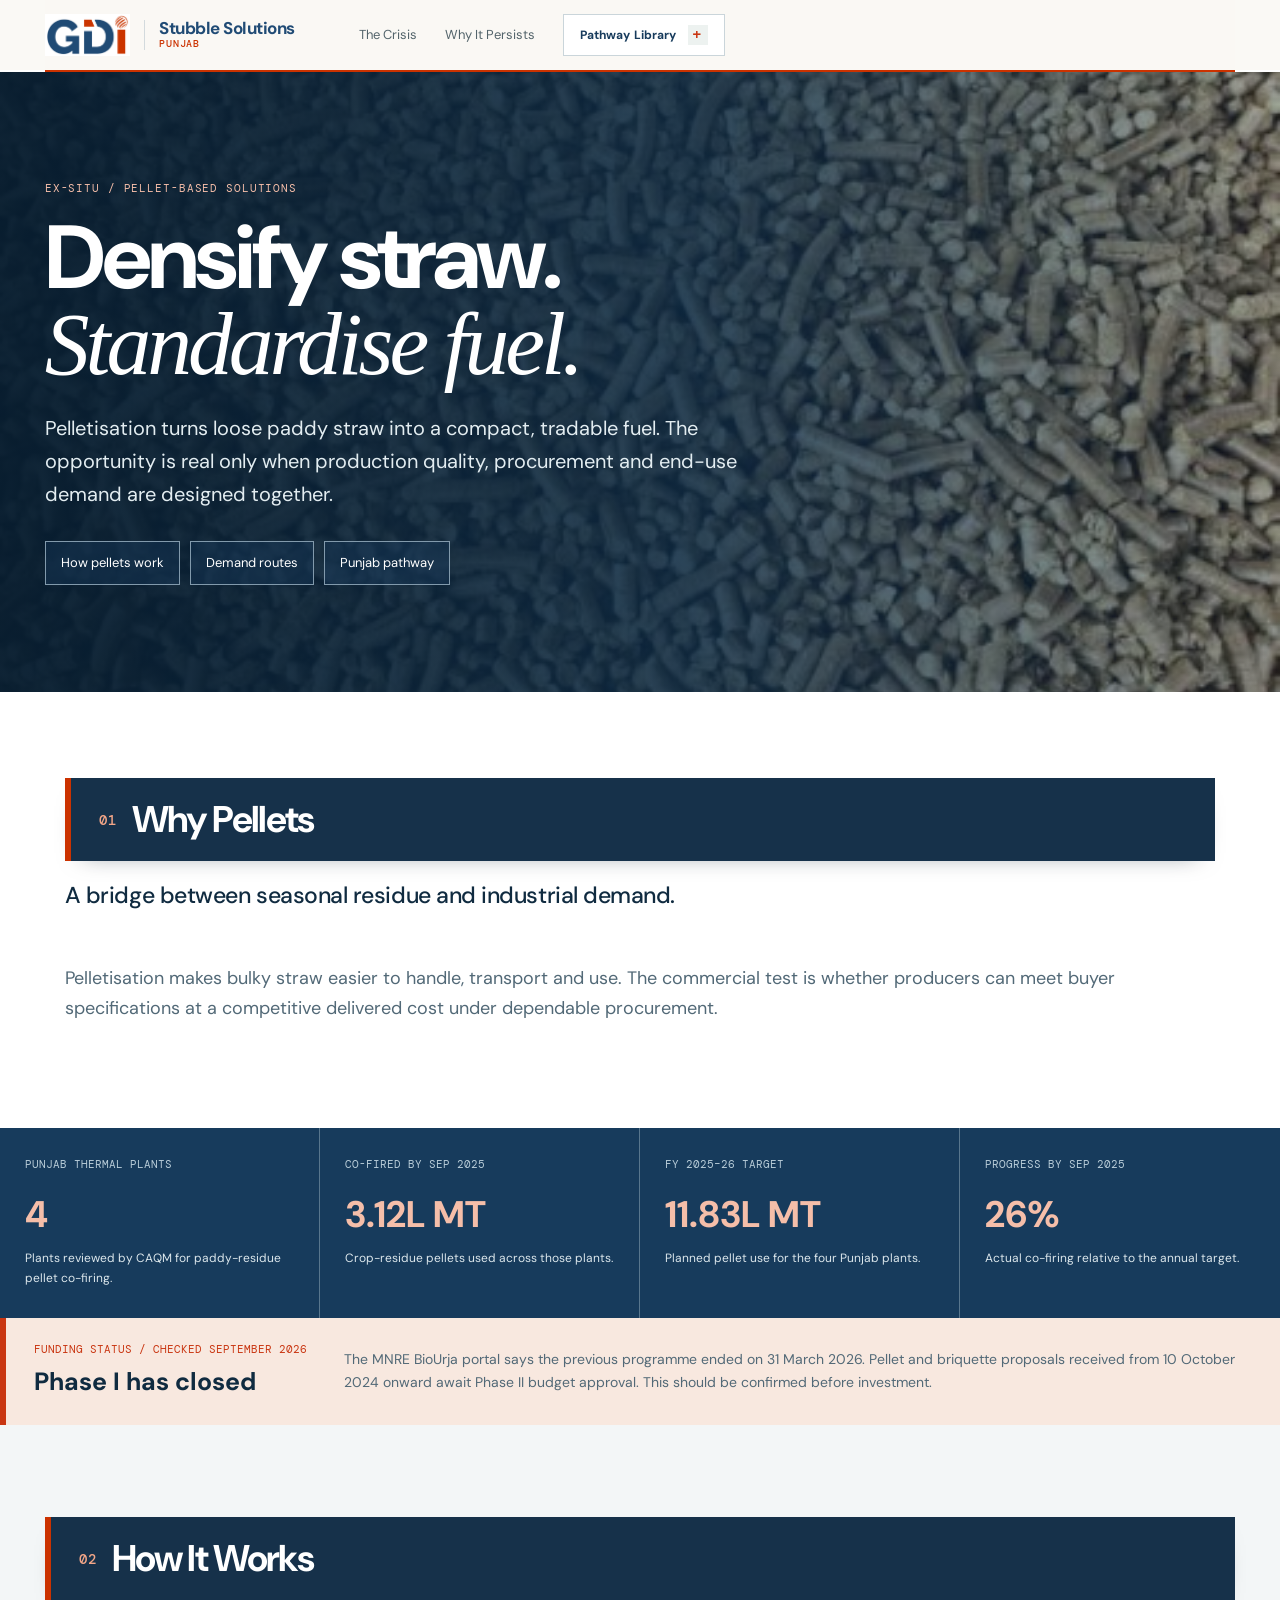
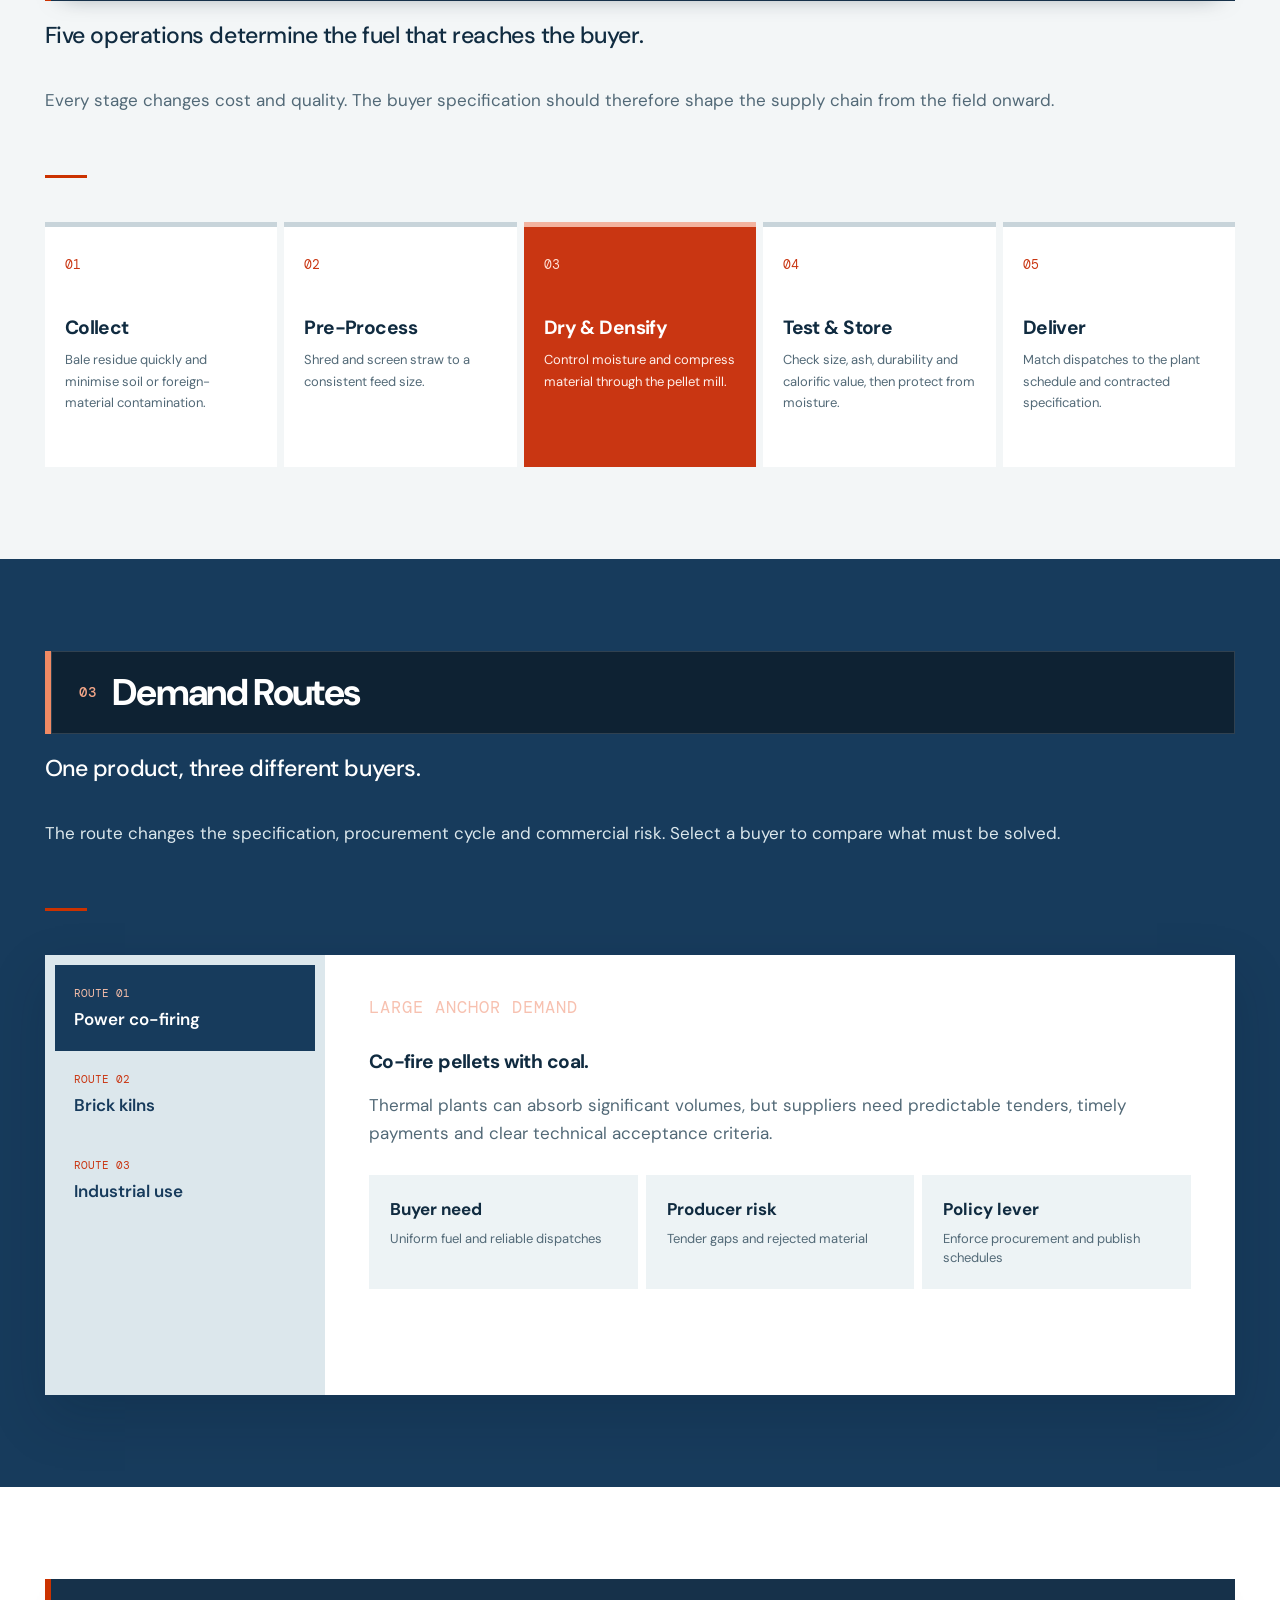
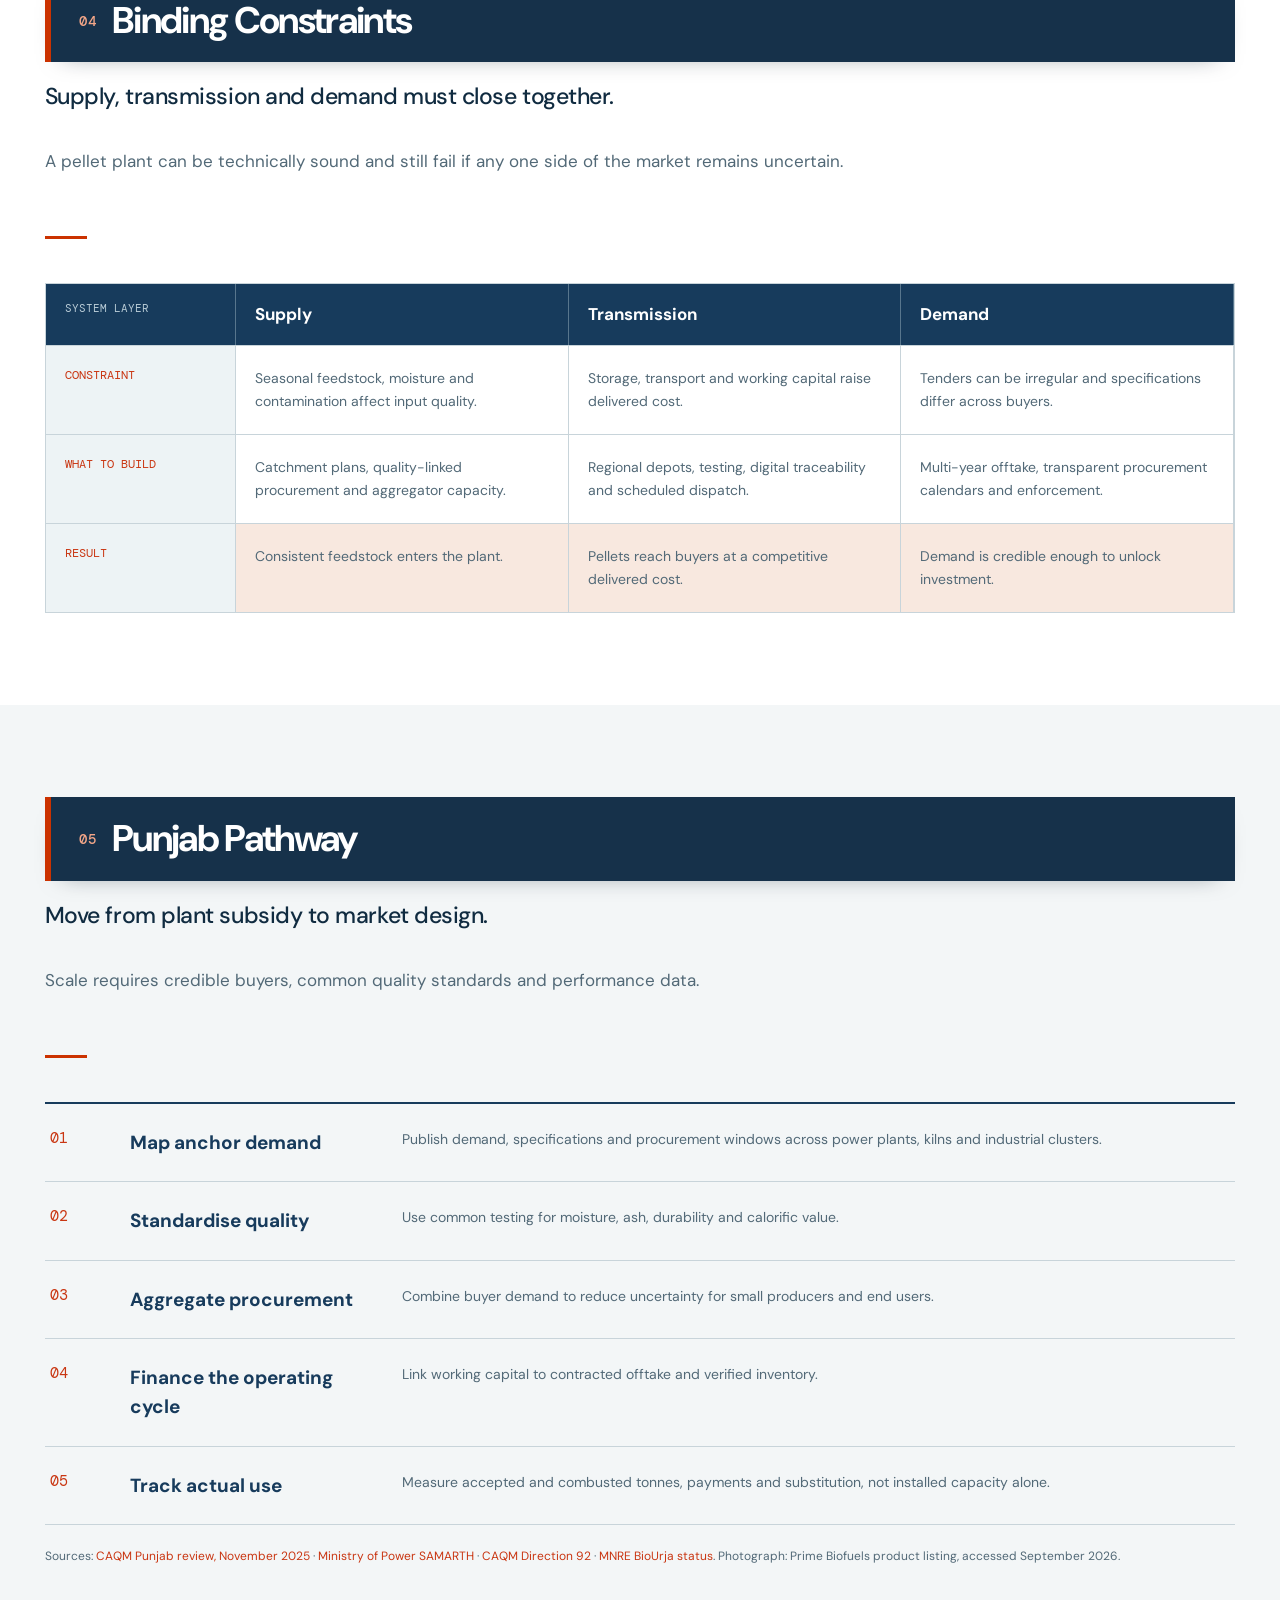
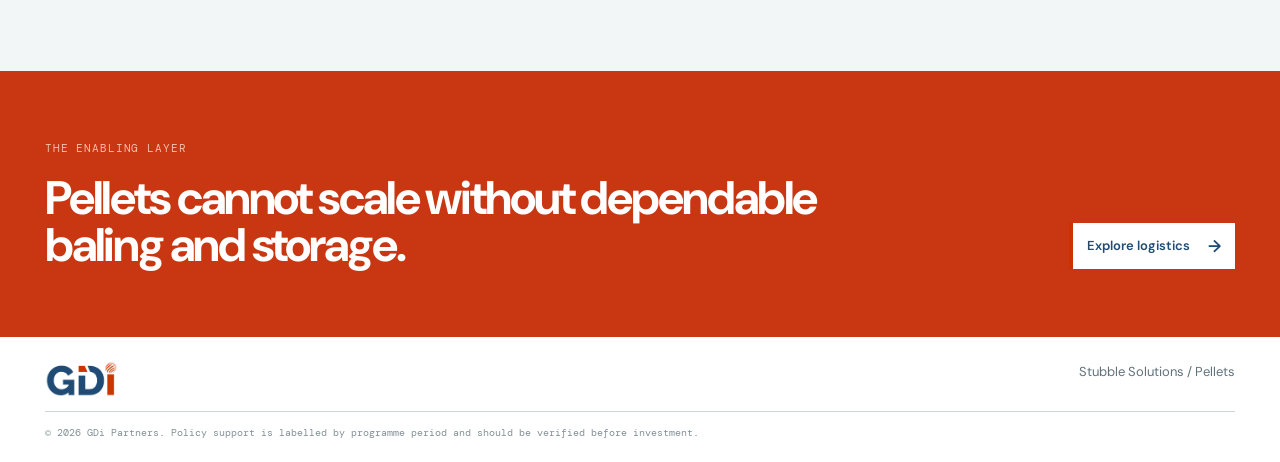
<file: pellets.html>
<!doctype html>
<html lang="en"><head>
    <!-- Google tag (gtag.js) -->
    <script async src="https://www.googletagmanager.com/gtag/js?id=G-KE79TGJ0NB"></script>
    <script>
      window.dataLayer = window.dataLayer || [];
      function gtag(){dataLayer.push(arguments);}
      gtag('js', new Date());
      gtag('config', 'G-KE79TGJ0NB');
    </script><meta charset="UTF-8"/><meta name="viewport" content="width=device-width,initial-scale=1.0"/><meta name="description" content="Paddy-straw pellet pathways for Punjab, covering production, quality, demand, policy and scale."/><title>Pellet-based Solutions | Stubble Solutions, Punjab</title><link rel="preconnect" href="https://fonts.googleapis.com"/><link rel="preconnect" href="https://fonts.gstatic.com" crossorigin/><link href="https://fonts.googleapis.com/css2?family=DM+Mono:wght@400;500&family=DM+Sans:opsz,wght@9..40,400;9..40,500;9..40,600;9..40,700&display=swap" rel="stylesheet"/><link rel="stylesheet" href="funders.css"/><link rel="stylesheet" href="palette-update.css"/><link rel="stylesheet" href="consulting-polish.css"/><link rel="stylesheet" href="logo.css"/><link rel="stylesheet" href="ex-situ.css"/><link rel="stylesheet" href="completion-pathways.css"/>
    <link rel="stylesheet" href="hierarchy.css?v=20261125-1830" /><script src="pathway-nav.js?v=20261125-1740" defer></script></head>
<body class="ex-page path-page"><header class="topbar"><a href="index.html" class="wordmark logo-link" aria-label="GDi Partners home"><img src="assets/gdi-logo.jpg" alt="GDi"/><span class="site-name"><b>Stubble Solutions</b><small>Punjab</small></span></a><nav aria-label="Primary navigation"><a href="index.html#why">The Crisis</a><a href="why-it-persists.html">Why It Persists</a><a href="index.html#pathways">Pathway Library</a></nav><a class="top-cta" href="index.html#pathways">All pathways <span>↗</span></a></header>
<div class="ex-subnav"><nav class="container" aria-label="Ex-situ navigation"><span>Ex-situ management</span><a href="ex-situ.html">Overview</a><a href="cbg.html">CBG</a><a href="industrial-boilers.html">Boilers</a><a href="pellets.html" aria-current="page">Pellets</a><a href="baling-storage.html">Baling &amp; Storage</a></nav></div>
<main><section class="path-hero"><img src="assets/paddy-straw-pellets.jpg" alt="Paddy-straw biomass pellets"/><div class="path-shade"></div><div class="container path-hero-copy"><p class="kicker light">Ex-situ / Pellet-based solutions</p><h1>Densify straw.<br/><em>Standardise fuel.</em></h1><p>Pelletisation turns loose paddy straw into a compact, tradable fuel. The opportunity is real only when production quality, procurement and end-use demand are designed together.</p><div class="path-jumps"><a href="#how">How pellets work</a><a href="#demand">Demand routes</a><a href="#pathway">Punjab pathway</a></div></div></section>
<section class="container path-summary"><div><p class="kicker section-title"><span class="section-num">01</span><span class="section-name">Why Pellets</span></p><h2>A bridge between seasonal residue and industrial demand.</h2></div><div><p>Pelletisation makes bulky straw easier to handle, transport and use. The commercial test is whether producers can meet buyer specifications at a competitive delivered cost under dependable procurement.</p></div></section>
<section class="metric-strip"><article><span>Punjab thermal plants</span><strong>4</strong><p>Plants reviewed by CAQM for paddy-residue pellet co-firing.</p></article><article><span>Co-fired by Sep 2025</span><strong>3.12L MT</strong><p>Crop-residue pellets used across those plants.</p></article><article><span>FY 2025–26 target</span><strong>11.83L MT</strong><p>Planned pellet use for the four Punjab plants.</p></article><article><span>Progress by Sep 2025</span><strong>26%</strong><p>Actual co-firing relative to the annual target.</p></article></section>
<div class="current-status"><div><span>Funding status / checked September 2026</span><strong>Phase I has closed</strong></div><p>The MNRE BioUrja portal says the previous programme ended on 31 March 2026. Pellet and briquette proposals received from 10 October 2024 onward await Phase II budget approval. This should be confirmed before investment.</p></div>
<section id="how" class="path-section tint"><div class="container"><div class="section-intro"><div><p class="kicker section-title"><span class="section-num">02</span><span class="section-name">How It Works</span></p><h2>Five operations determine the fuel that reaches the buyer.</h2></div><p>Every stage changes cost and quality. The buyer specification should therefore shape the supply chain from the field onward.</p></div><div class="process-grid"><article><span>01</span><h3>Collect</h3><p>Bale residue quickly and minimise soil or foreign-material contamination.</p></article><article><span>02</span><h3>Pre-Process</h3><p>Shred and screen straw to a consistent feed size.</p></article><article class="active"><span>03</span><h3>Dry &amp; Densify</h3><p>Control moisture and compress material through the pellet mill.</p></article><article><span>04</span><h3>Test &amp; Store</h3><p>Check size, ash, durability and calorific value, then protect from moisture.</p></article><article><span>05</span><h3>Deliver</h3><p>Match dispatches to the plant schedule and contracted specification.</p></article></div></div></section>
<section id="demand" class="path-section dark"><div class="container"><div class="section-intro"><div><p class="kicker section-title on-dark"><span class="section-num">03</span><span class="section-name">Demand Routes</span></p><h2>One product, three different buyers.</h2></div><p>The route changes the specification, procurement cycle and commercial risk. Select a buyer to compare what must be solved.</p></div><div class="path-tabs" data-path-tabs><div class="path-tab-list" role="tablist"><button data-path-tab="power" aria-selected="true"><span>Route 01</span>Power co-firing</button><button data-path-tab="kilns" aria-selected="false"><span>Route 02</span>Brick kilns</button><button data-path-tab="industry" aria-selected="false"><span>Route 03</span>Industrial use</button></div><div class="path-tab-panels"><div class="path-tab-panel" data-path-panel="power"><p class="card-label">Large anchor demand</p><h3>Co-fire pellets with coal.</h3><p>Thermal plants can absorb significant volumes, but suppliers need predictable tenders, timely payments and clear technical acceptance criteria.</p><div class="mini-grid"><article><b>Buyer need</b><span>Uniform fuel and reliable dispatches</span></article><article><b>Producer risk</b><span>Tender gaps and rejected material</span></article><article><b>Policy lever</b><span>Enforce procurement and publish schedules</span></article></div></div><div class="path-tab-panel" data-path-panel="kilns" hidden><p class="card-label">Distributed demand</p><h3>Replace part of conventional kiln fuel.</h3><p>CAQM Direction 92 creates a Punjab demand signal. Conversion must now be supported by fuel availability, compliance guidance and verification.</p><div class="mini-grid"><article><b>Buyer need</b><span>Affordable fuel and combustion guidance</span></article><article><b>Producer risk</b><span>Fragmented buyers and seasonal orders</span></article><article><b>Policy lever</b><span>Aggregate demand and monitor use</span></article></div></div><div class="path-tab-panel" data-path-panel="industry" hidden><p class="card-label">Cluster demand</p><h3>Supply compatible boilers and furnaces.</h3><p>Industrial buyers can diversify fuel, but technical trials and long-term contracts are required before producers invest at scale.</p><div class="mini-grid"><article><b>Buyer need</b><span>Stable heat output and manageable ash</span></article><article><b>Producer risk</b><span>Different specifications by facility</span></article><article><b>Policy lever</b><span>Cluster trials and standard contracts</span></article></div></div></div></div></div></section>
<section class="path-section"><div class="container"><div class="section-intro"><div><p class="kicker section-title"><span class="section-num">04</span><span class="section-name">Binding Constraints</span></p><h2>Supply, transmission and demand must close together.</h2></div><p>A pellet plant can be technically sound and still fail if any one side of the market remains uncertain.</p></div><div class="system-table"><div class="system-table-head"><span>System layer</span><b>Supply</b><b>Transmission</b><b>Demand</b></div><div class="system-row"><strong>Constraint</strong><p>Seasonal feedstock, moisture and contamination affect input quality.</p><p>Storage, transport and working capital raise delivered cost.</p><p>Tenders can be irregular and specifications differ across buyers.</p></div><div class="system-row"><strong>What to build</strong><p>Catchment plans, quality-linked procurement and aggregator capacity.</p><p>Regional depots, testing, digital traceability and scheduled dispatch.</p><p>Multi-year offtake, transparent procurement calendars and enforcement.</p></div><div class="system-row outcome"><strong>Result</strong><p>Consistent feedstock enters the plant.</p><p>Pellets reach buyers at a competitive delivered cost.</p><p>Demand is credible enough to unlock investment.</p></div></div></div></section>
<section id="pathway" class="path-section tint"><div class="container"><div class="section-intro"><div><p class="kicker section-title"><span class="section-num">05</span><span class="section-name">Punjab Pathway</span></p><h2>Move from plant subsidy to market design.</h2></div><p>Scale requires credible buyers, common quality standards and performance data.</p></div><ol class="recommend-list"><li><b>Map anchor demand</b><p>Publish demand, specifications and procurement windows across power plants, kilns and industrial clusters.</p></li><li><b>Standardise quality</b><p>Use common testing for moisture, ash, durability and calorific value.</p></li><li><b>Aggregate procurement</b><p>Combine buyer demand to reduce uncertainty for small producers and end users.</p></li><li><b>Finance the operating cycle</b><p>Link working capital to contracted offtake and verified inventory.</p></li><li><b>Track actual use</b><p>Measure accepted and combusted tonnes, payments and substitution, not installed capacity alone.</p></li></ol><p class="source-line">Sources: <a href="https://www.pib.gov.in/PressReleasePage.aspx?PRID=2187847&amp;lang=2&amp;reg=48" target="_blank" rel="noreferrer">CAQM Punjab review, November 2025</a> · <a href="https://samarth.powermin.gov.in/home/regulatory_policies" target="_blank" rel="noreferrer">Ministry of Power SAMARTH</a> · <a href="https://caqm.nic.in/WriteReadData/LINKS/199e48fb-92f0-4abb-bcd7-6be5c047c860.pdf" target="_blank" rel="noreferrer">CAQM Direction 92</a> · <a href="https://biourja.mnre.gov.in/" target="_blank" rel="noreferrer">MNRE BioUrja status</a>. Photograph: Prime Biofuels product listing, accessed September 2026.</p></div></section>
<section class="path-next"><div class="container"><div><p class="kicker light">The enabling layer</p><h2>Pellets cannot scale without dependable baling and storage.</h2></div><a class="button light-button" href="baling-storage.html">Explore logistics <span>→</span></a></div></section></main>
<footer class="container"><a class="wordmark logo-link footer-logo" href="index.html"><img src="assets/gdi-logo.jpg" alt="GDi"/></a><p>Stubble Solutions / Pellets</p><small>© 2026 GDi Partners. Policy support is labelled by programme period and should be verified before investment.</small></footer><script src="completion-pathways.js" defer></script></body></html>
</file>
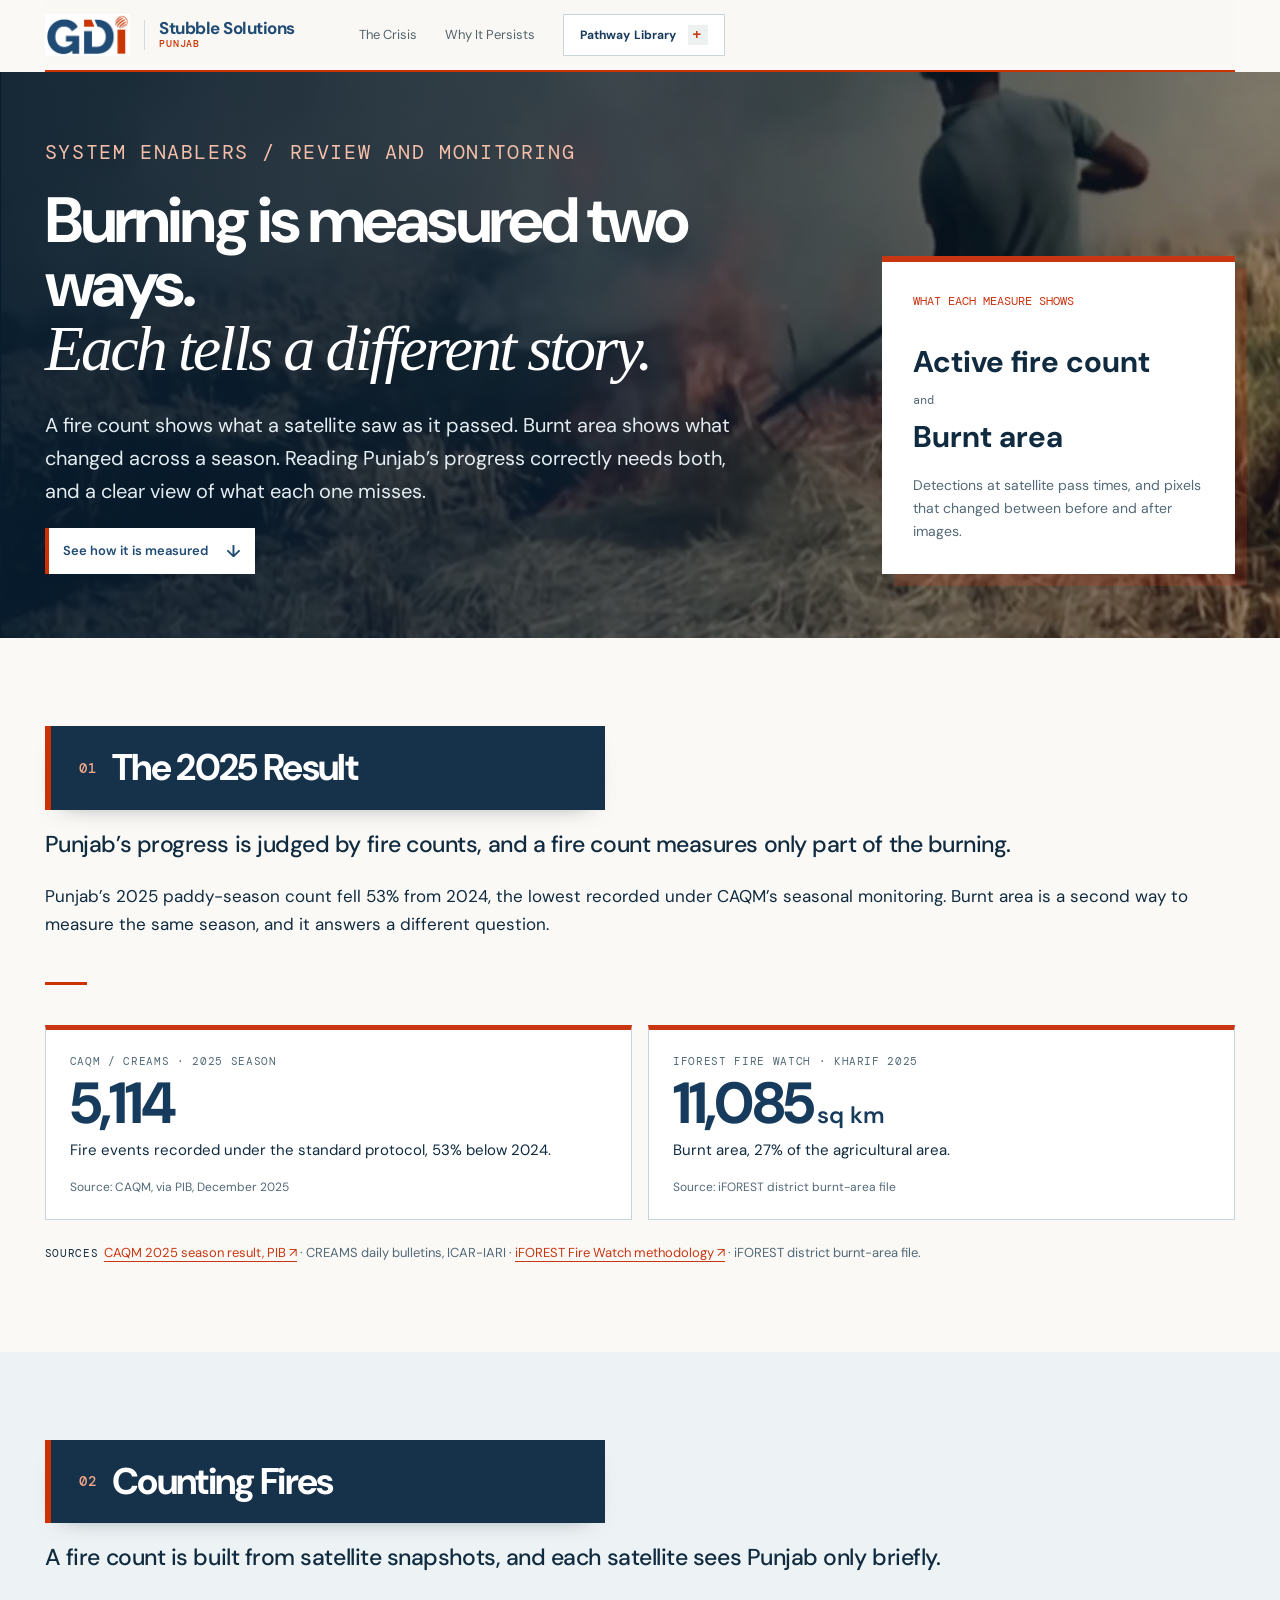
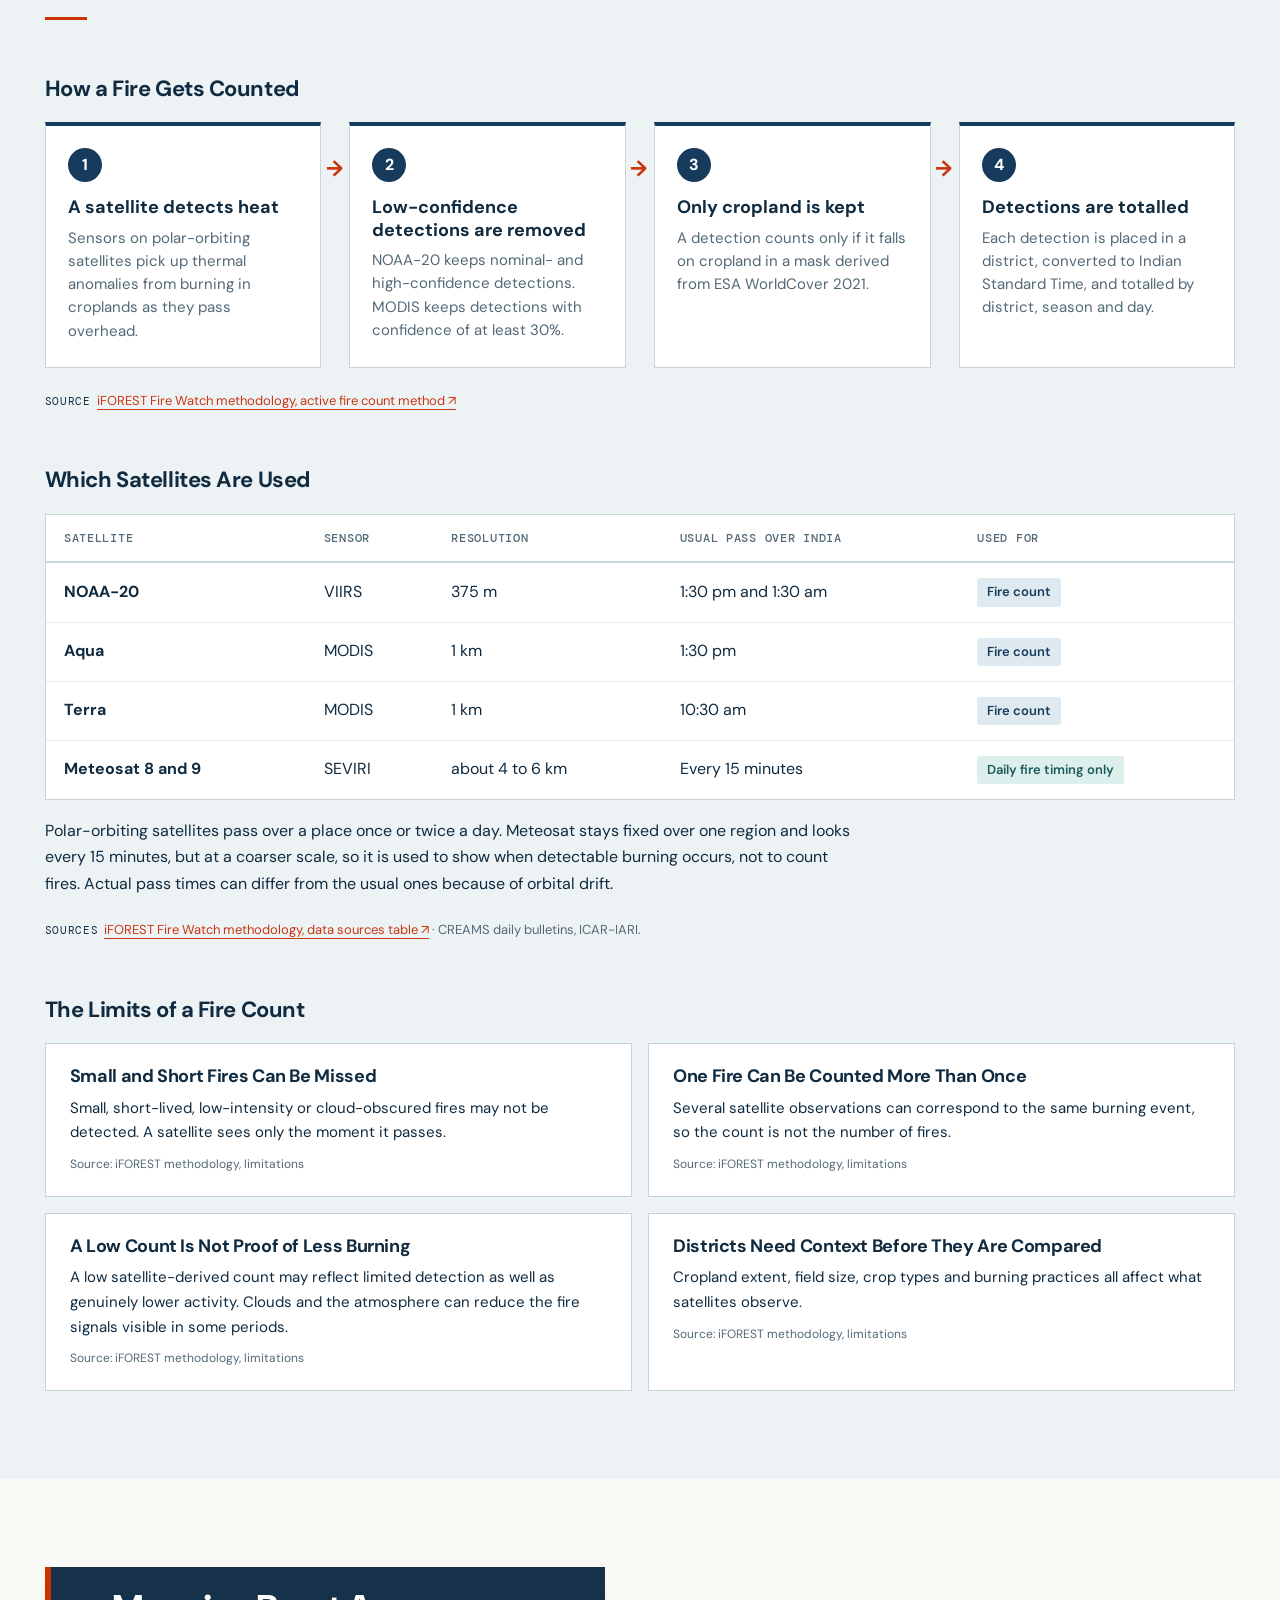
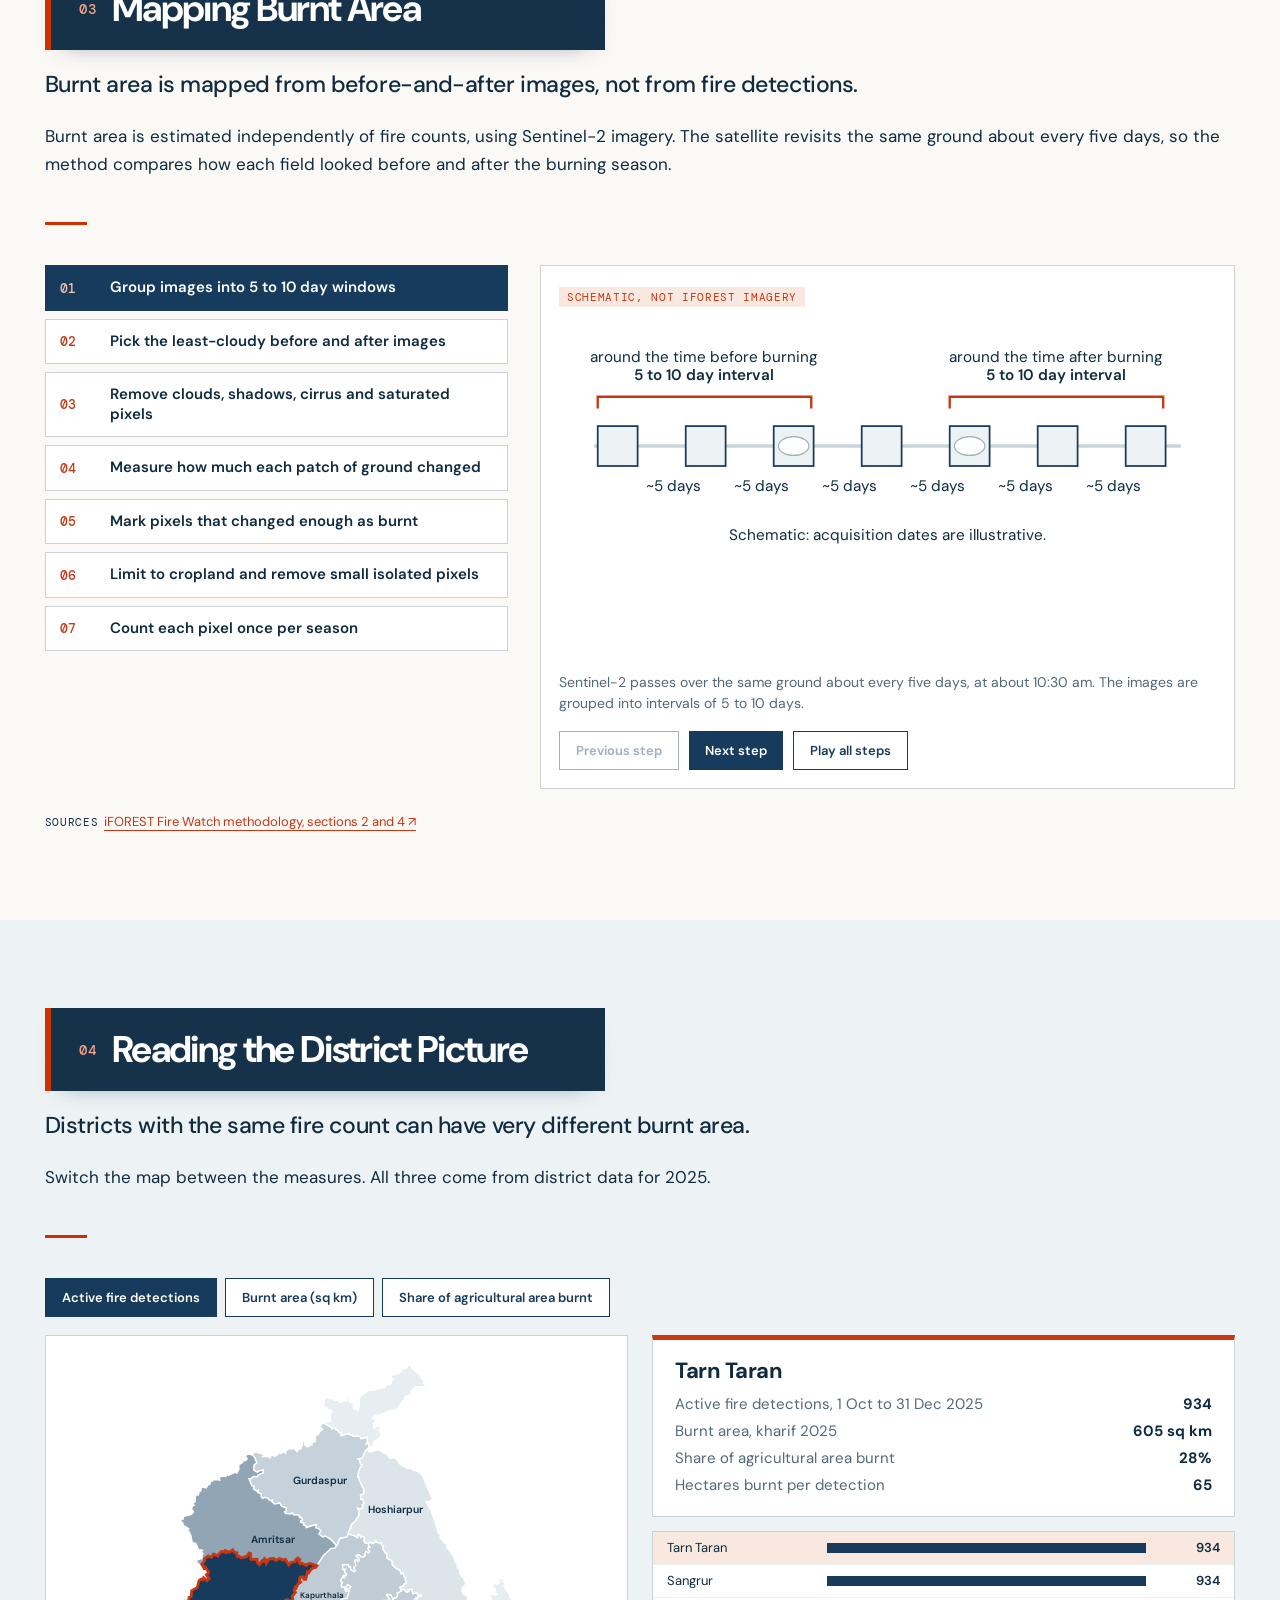
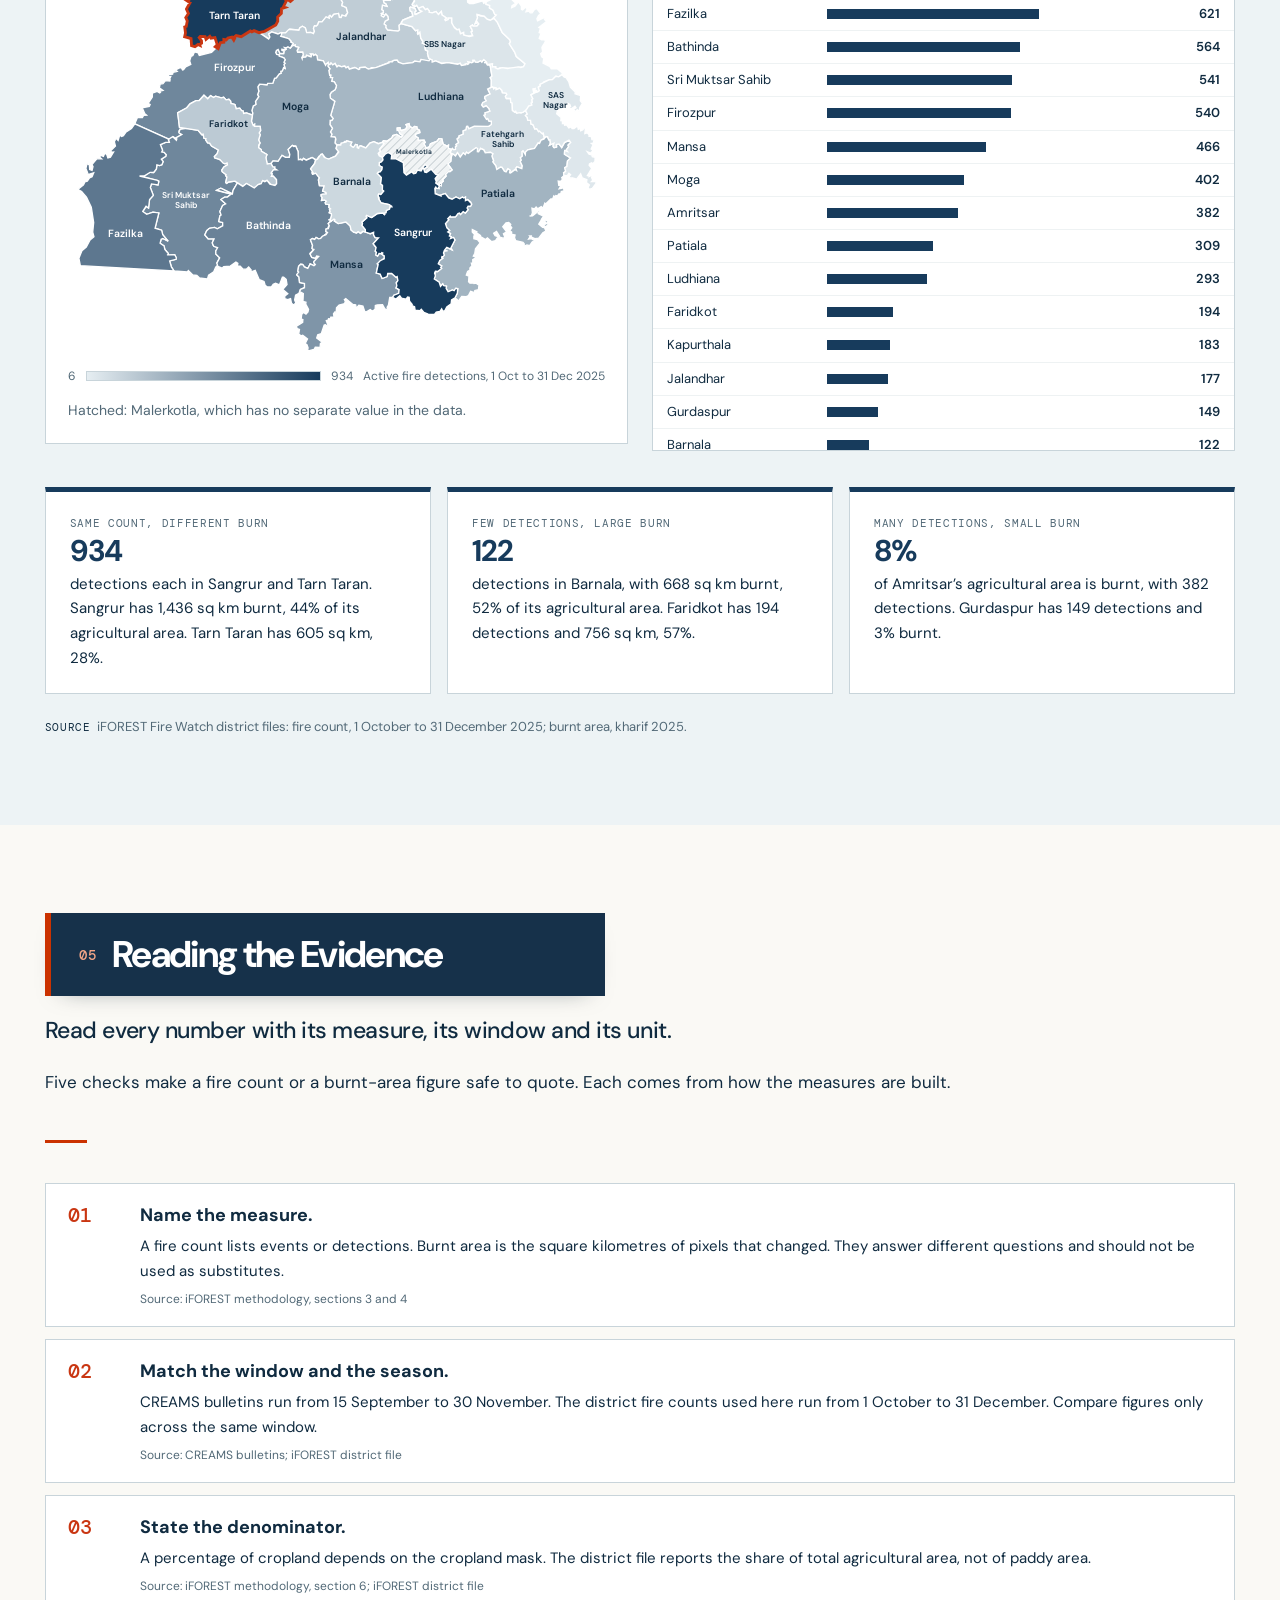
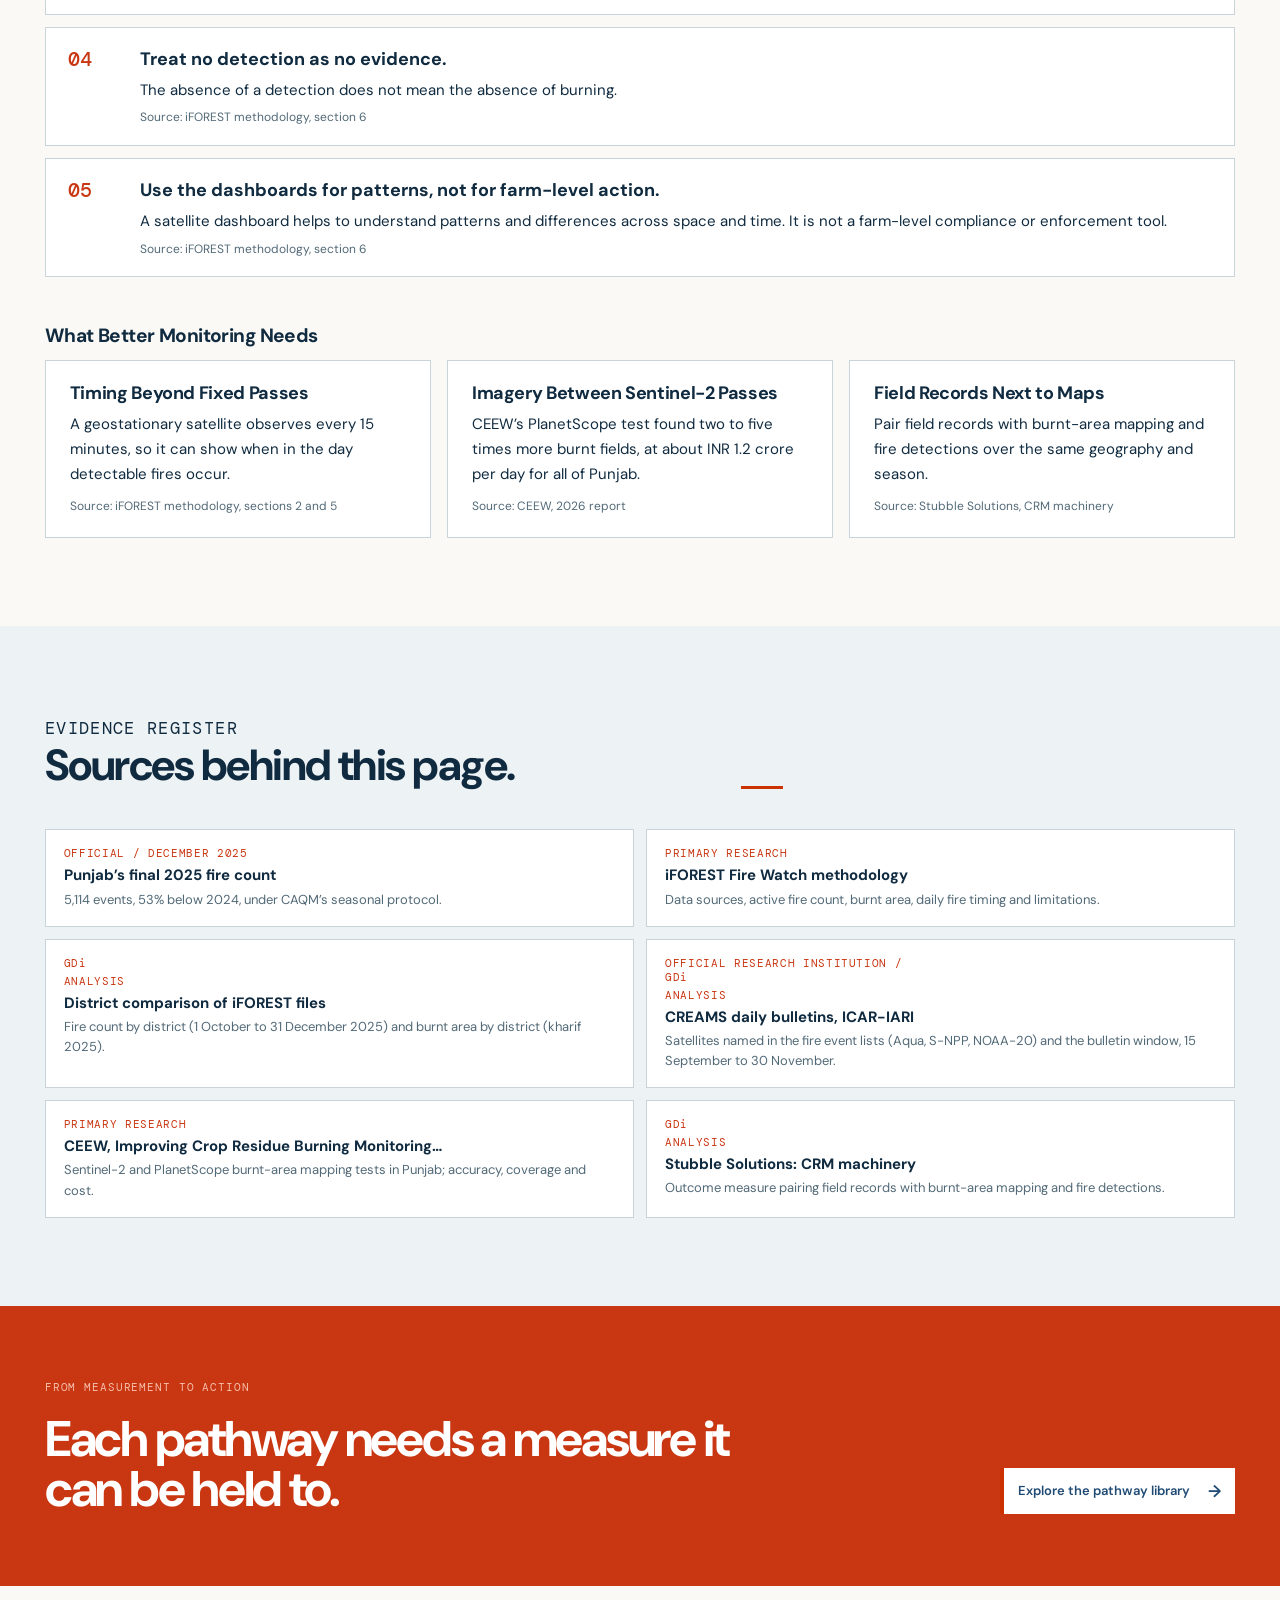
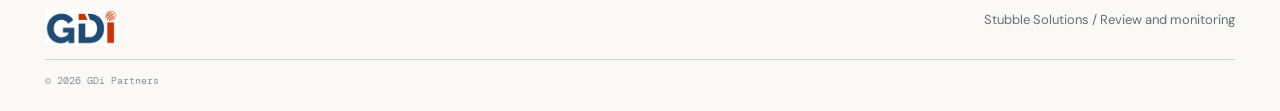
<file: review-and-monitoring.html>
<!doctype html>
<html lang="en">
  <head>
    <!-- Google tag (gtag.js) -->
    <script async src="https://www.googletagmanager.com/gtag/js?id=G-KE79TGJ0NB"></script>
    <script>
      window.dataLayer = window.dataLayer || [];
      function gtag(){dataLayer.push(arguments);}
      gtag('js', new Date());
      gtag('config', 'G-KE79TGJ0NB');
    </script>
    <meta charset="UTF-8" />
    <meta name="viewport" content="width=device-width, initial-scale=1.0" />
    <meta name="description" content="How stubble burning in Punjab is measured: fire counts, burnt-area mapping, what each shows and what each misses." />
    <title>Review and Monitoring | Stubble Solutions, Punjab</title>
    <link rel="preconnect" href="https://fonts.googleapis.com" />
    <link rel="preconnect" href="https://fonts.gstatic.com" crossorigin />
    <link href="https://fonts.googleapis.com/css2?family=DM+Mono:wght@400;500&family=DM+Sans:opsz,wght@9..40,400;9..40,500;9..40,600;9..40,700&display=swap" rel="stylesheet" />
    <link rel="stylesheet" href="funders.css" />
    <link rel="stylesheet" href="palette-update.css" />
    <link rel="stylesheet" href="consulting-polish.css" />
    <link rel="stylesheet" href="logo.css" />
    <link rel="stylesheet" href="ex-situ.css" />
    <link rel="stylesheet" href="rm.css?v=2026111702" />
    <link rel="stylesheet" href="hierarchy.css?v=20261125-1830" />
    <script src="pathway-nav.js?v=20261125-1740" defer></script>
    <script src="rm-data.js?v=2026111702" defer></script>
    <script src="rm-interactions.js?v=2026111702" defer></script>
  </head>
  <body class="ex-page rm-page">
    <header class="topbar">
      <a href="index.html" class="wordmark logo-link" aria-label="GDi Partners home"><img src="assets/gdi-logo.jpg" alt="GDi" /><span class="site-name"><b>Stubble Solutions</b><small>Punjab</small></span></a>
      <nav aria-label="Primary navigation"><a href="index.html#why">The Crisis</a><a href="why-it-persists.html">Why It Persists</a><a href="index.html#pathways">Pathway Library</a></nav>
      <a class="top-cta" href="index.html#pathways">All pathways <span>↗</span></a>
    </header>

    <div class="ex-subnav"><nav class="container" aria-label="On this page"><span>Review and monitoring</span><a href="#puzzle">The 2025 Result</a><a href="#counting">Counting Fires</a><a href="#burnt-area">Burnt Area</a><a href="#districts">Districts</a><a href="#reading">Reading the Evidence</a></nav></div>

    <main id="top">
      <section class="ex-hero">
        <img src="assets/stubble-burning-field.jpg" alt="A farmer tending a burning paddy stubble field in Punjab, with smoke rising" />
        <div class="ex-hero-shade"></div>
        <div class="container ex-hero-grid">
          <div>
            <p class="kicker light">System enablers / Review and monitoring</p>
            <h1>Burning is measured two ways.<br /><em>Each tells a different story.</em></h1>
            <p>A fire count shows what a satellite saw as it passed. Burnt area shows what changed across a season. Reading Punjab’s progress correctly needs both, and a clear view of what each one misses.</p>
            <a class="button light-button" href="#puzzle">See how it is measured <span>↓</span></a>
          </div>
          <aside>
            <span>What each measure shows</span>
            <strong>Active fire count</strong>
            <i>and</i>
            <strong>Burnt area</strong>
            <p>Detections at satellite pass times, and pixels that changed between before and after images.</p>
          </aside>
        </div>
      </section>

      <section id="puzzle" class="rm-section"><div class="container">
        <div class="section-intro split"><div><p class="kicker section-title"><span class="section-num">01</span><span class="section-name">The 2025 Result</span></p><h2>Punjab’s progress is judged by fire counts, and a fire count measures only part of the burning.</h2></div><p>Punjab’s 2025 paddy-season count fell 53% from 2024, the lowest recorded under CAQM’s seasonal monitoring. Burnt area is a second way to measure the same season, and it answers a different question.</p></div>
        <div class="rm-stats two">
          <article class="rm-card"><span class="lbl">CAQM / CREAMS · 2025 season</span><strong>5,114</strong><p>Fire events recorded under the standard protocol, 53% below 2024.</p><span class="by">Source: CAQM, via PIB, December 2025</span></article>
          <article class="rm-card"><span class="lbl">iFOREST Fire Watch · kharif 2025</span><strong>11,085<small>sq km</small></strong><p>Burnt area, 27% of the agricultural area.</p><span class="by">Source: iFOREST district burnt-area file</span></article>
        </div>
        <p class="rm-src"><b>Sources</b><a href="https://www.pib.gov.in/PressReleasePage.aspx?PRID=2197201&amp;lang=2&amp;reg=3" target="_blank" rel="noreferrer">CAQM 2025 season result, PIB ↗</a> · CREAMS daily bulletins, ICAR-IARI · <a href="https://firewatch.iforest.global/methodology/" target="_blank" rel="noreferrer">iFOREST Fire Watch methodology ↗</a> · iFOREST district burnt-area file.</p>
      </div></section>

      <section id="counting" class="rm-section pale"><div class="container">
        <div class="section-intro split"><div><p class="kicker section-title"><span class="section-num">02</span><span class="section-name">Counting Fires</span></p><h2>A fire count is built from satellite snapshots, and each satellite sees Punjab only briefly.</h2></div></div>

        <h3 class="rm-sub">How a Fire Gets Counted</h3>
        <ol class="rm-flow">
          <li><span class="n">1</span><b>A satellite detects heat</b><p>Sensors on polar-orbiting satellites pick up thermal anomalies from burning in croplands as they pass overhead.</p></li>
          <li><span class="n">2</span><b>Low-confidence detections are removed</b><p>NOAA-20 keeps nominal- and high-confidence detections. MODIS keeps detections with confidence of at least 30%.</p></li>
          <li><span class="n">3</span><b>Only cropland is kept</b><p>A detection counts only if it falls on cropland in a mask derived from ESA WorldCover 2021.</p></li>
          <li><span class="n">4</span><b>Detections are totalled</b><p>Each detection is placed in a district, converted to Indian Standard Time, and totalled by district, season and day.</p></li>
        </ol>
        <p class="rm-src"><b>Source</b><a href="https://firewatch.iforest.global/methodology/" target="_blank" rel="noreferrer">iFOREST Fire Watch methodology, active fire count method ↗</a></p>

        <h3 class="rm-sub">Which Satellites Are Used</h3>
        <div class="rm-sat-wrap"><table class="rm-sat">
          <thead><tr><th>Satellite</th><th>Sensor</th><th>Resolution</th><th>Usual pass over India</th><th>Used for</th></tr></thead>
          <tbody>
            <tr><td><b>NOAA-20</b></td><td>VIIRS</td><td>375 m</td><td>1:30 pm and 1:30 am</td><td><span class="tag count">Fire count</span></td></tr>
            <tr><td><b>Aqua</b></td><td>MODIS</td><td>1 km</td><td>1:30 pm</td><td><span class="tag count">Fire count</span></td></tr>
            <tr><td><b>Terra</b></td><td>MODIS</td><td>1 km</td><td>10:30 am</td><td><span class="tag count">Fire count</span></td></tr>
            <tr><td><b>Meteosat 8 and 9</b></td><td>SEVIRI</td><td>about 4 to 6 km</td><td>Every 15 minutes</td><td><span class="tag time">Daily fire timing only</span></td></tr>
          </tbody>
        </table></div>
        <p class="rm-sat-note">Polar-orbiting satellites pass over a place once or twice a day. Meteosat stays fixed over one region and looks every 15 minutes, but at a coarser scale, so it is used to show when detectable burning occurs, not to count fires. Actual pass times can differ from the usual ones because of orbital drift.</p>
        <p class="rm-src"><b>Sources</b><a href="https://firewatch.iforest.global/methodology/" target="_blank" rel="noreferrer">iFOREST Fire Watch methodology, data sources table ↗</a> · CREAMS daily bulletins, ICAR-IARI.</p>

        <h3 class="rm-sub">The Limits of a Fire Count</h3>
        <div class="rm-limits">
          <article class="rm-limit"><h3>Small and Short Fires Can Be Missed</h3><p>Small, short-lived, low-intensity or cloud-obscured fires may not be detected. A satellite sees only the moment it passes.</p><div class="by">Source: iFOREST methodology, limitations</div></article>
          <article class="rm-limit"><h3>One Fire Can Be Counted More Than Once</h3><p>Several satellite observations can correspond to the same burning event, so the count is not the number of fires.</p><div class="by">Source: iFOREST methodology, limitations</div></article>
          <article class="rm-limit"><h3>A Low Count Is Not Proof of Less Burning</h3><p>A low satellite-derived count may reflect limited detection as well as genuinely lower activity. Clouds and the atmosphere can reduce the fire signals visible in some periods.</p><div class="by">Source: iFOREST methodology, limitations</div></article>
          <article class="rm-limit"><h3>Districts Need Context Before They Are Compared</h3><p>Cropland extent, field size, crop types and burning practices all affect what satellites observe.</p><div class="by">Source: iFOREST methodology, limitations</div></article>
        </div>
      </div></section>

      <section id="burnt-area" class="rm-section"><div class="container">
        <div class="section-intro split"><div><p class="kicker section-title"><span class="section-num">03</span><span class="section-name">Mapping Burnt Area</span></p><h2>Burnt area is mapped from before-and-after images, not from fire detections.</h2></div><p>Burnt area is estimated independently of fire counts, using Sentinel-2 imagery. The satellite revisits the same ground about every five days, so the method compares how each field looked before and after the burning season.</p></div>
        <div class="rm-stepper">
          <ol class="rm-steplist" id="rm-steplist" aria-label="Seven steps of the burnt-area method"></ol>
          <div class="rm-stage">
            <figure class="rm-fig">
              <span class="rm-badge">Schematic, not iFOREST imagery</span>
              <div id="rm-stage"></div>
              <figcaption class="rm-cap" id="rm-cap" aria-live="polite"></figcaption>
              <div class="rm-ctl"><button type="button" id="rm-prev" class="ghost">Previous step</button><button type="button" id="rm-next">Next step</button><button type="button" id="rm-play" class="ghost">Play all steps</button></div>
            </figure>
          </div>
        </div>
        <p class="rm-src"><b>Sources</b><a href="https://firewatch.iforest.global/methodology/" target="_blank" rel="noreferrer">iFOREST Fire Watch methodology, sections 2 and 4 ↗</a></p>
      </div></section>

      <section id="districts" class="rm-section pale"><div class="container">
        <div class="section-intro split"><div><p class="kicker section-title"><span class="section-num">04</span><span class="section-name">Reading the District Picture</span></p><h2>Districts with the same fire count can have very different burnt area.</h2></div><p>Switch the map between the measures. All three come from district data for 2025.</p></div>
        <div class="rm-toggle" id="rm-toggle" role="group" aria-label="Choose a measure"></div>
        <div class="rm-mapgrid">
          <div class="rm-map"><figure class="rm-fig"><div id="rm-map"></div><div class="rm-scale" id="rm-scale"></div><figcaption>Hatched: Malerkotla, which has no separate value in the data.</figcaption></figure></div>
          <div>
            <div class="rm-readout" id="rm-readout" aria-live="polite"></div>
            <div class="rm-rows" id="rm-rows" aria-label="Districts ranked by the chosen measure"></div>
          </div>
        </div>
        <div class="rm-callouts">
          <article class="rm-card"><span class="lbl">Same count, different burn</span><strong>934</strong><p>detections each in Sangrur and Tarn Taran. Sangrur has 1,436 sq km burnt, 44% of its agricultural area. Tarn Taran has 605 sq km, 28%.</p></article>
          <article class="rm-card"><span class="lbl">Few detections, large burn</span><strong>122</strong><p>detections in Barnala, with 668 sq km burnt, 52% of its agricultural area. Faridkot has 194 detections and 756 sq km, 57%.</p></article>
          <article class="rm-card"><span class="lbl">Many detections, small burn</span><strong>8%</strong><p>of Amritsar’s agricultural area is burnt, with 382 detections. Gurdaspur has 149 detections and 3% burnt.</p></article>
        </div>
        <p class="rm-src"><b>Source</b>iFOREST Fire Watch district files: fire count, 1 October to 31 December 2025; burnt area, kharif 2025.</p>
      </div></section>

      <section id="reading" class="rm-section"><div class="container">
        <div class="section-intro split"><div><p class="kicker section-title"><span class="section-num">05</span><span class="section-name">Reading the Evidence</span></p><h2>Read every number with its measure, its window and its unit.</h2></div><p>Five checks make a fire count or a burnt-area figure safe to quote. Each comes from how the measures are built.</p></div>
        <ol class="rm-rules">
          <li><div><b>Name the measure.</b><p>A fire count lists events or detections. Burnt area is the square kilometres of pixels that changed. They answer different questions and should not be used as substitutes.</p><span class="by">Source: iFOREST methodology, sections 3 and 4</span></div></li>
          <li><div><b>Match the window and the season.</b><p>CREAMS bulletins run from 15 September to 30 November. The district fire counts used here run from 1 October to 31 December. Compare figures only across the same window.</p><span class="by">Source: CREAMS bulletins; iFOREST district file</span></div></li>
          <li><div><b>State the denominator.</b><p>A percentage of cropland depends on the cropland mask. The district file reports the share of total agricultural area, not of paddy area.</p><span class="by">Source: iFOREST methodology, section 6; iFOREST district file</span></div></li>
          <li><div><b>Treat no detection as no evidence.</b><p>The absence of a detection does not mean the absence of burning.</p><span class="by">Source: iFOREST methodology, section 6</span></div></li>
          <li><div><b>Use the dashboards for patterns, not for farm-level action.</b><p>A satellite dashboard helps to understand patterns and differences across space and time. It is not a farm-level compliance or enforcement tool.</p><span class="by">Source: iFOREST methodology, section 6</span></div></li>
        </ol>
        <h3 style="margin-top:48px;font-size:28px">What Better Monitoring Needs</h3>
        <div class="rm-needs">
          <article class="rm-limit"><h3>Timing Beyond Fixed Passes</h3><p>A geostationary satellite observes every 15 minutes, so it can show when in the day detectable fires occur.</p><div class="by">Source: iFOREST methodology, sections 2 and 5</div></article>
          <article class="rm-limit"><h3>Imagery Between Sentinel-2 Passes</h3><p>CEEW’s PlanetScope test found two to five times more burnt fields, at about INR 1.2 crore per day for all of Punjab.</p><div class="by">Source: CEEW, 2026 report</div></article>
          <article class="rm-limit"><h3>Field Records Next to Maps</h3><p>Pair field records with burnt-area mapping and fire detections over the same geography and season.</p><div class="by">Source: <a href="crm.html">Stubble Solutions, CRM machinery</a></div></article>
        </div>
      </div></section>

      <section class="rm-section pale"><div class="container">
        <div class="section-intro split"><div><p class="kicker">Evidence register</p><h2>Sources behind this page.</h2></div></div>
        <div class="rm-sources">
          <a class="rm-source" href="https://www.pib.gov.in/PressReleasePage.aspx?PRID=2197201&amp;lang=2&amp;reg=3" target="_blank" rel="noreferrer"><span>Official / December 2025</span><b>Punjab’s final 2025 fire count</b><small>5,114 events, 53% below 2024, under CAQM’s seasonal protocol.</small></a>
          <a class="rm-source" href="https://firewatch.iforest.global/methodology/" target="_blank" rel="noreferrer"><span>Primary research</span><b>iFOREST Fire Watch methodology</b><small>Data sources, active fire count, burnt area, daily fire timing and limitations.</small></a>
          <div class="rm-source"><span><span class="gdi-name">GDi</span> analysis</span><b>District comparison of iFOREST files</b><small>Fire count by district (1 October to 31 December 2025) and burnt area by district (kharif 2025).</small></div>
          <div class="rm-source"><span>Official research institution / <span class="gdi-name">GDi</span> analysis</span><b>CREAMS daily bulletins, ICAR-IARI</b><small>Satellites named in the fire event lists (Aqua, S-NPP, NOAA-20) and the bulletin window, 15 September to 30 November.</small></div>
          <div class="rm-source"><span>Primary research</span><b>CEEW, Improving Crop Residue Burning Monitoring…</b><small>Sentinel-2 and PlanetScope burnt-area mapping tests in Punjab; accuracy, coverage and cost.</small></div>
          <a class="rm-source" href="crm.html"><span><span class="gdi-name">GDi</span> analysis</span><b>Stubble Solutions: CRM machinery</b><small>Outcome measure pairing field records with burnt-area mapping and fire detections.</small></a>
        </div>
      </div></section>

      <section class="ex-next"><div class="container"><div><p class="kicker light">From measurement to action</p><h2>Each pathway needs a measure it can be held to.</h2></div><a class="button light-button" href="index.html#pathways">Explore the pathway library <span>→</span></a></div></section>

    </main>

    <footer class="container"><a class="wordmark logo-link footer-logo" href="index.html" aria-label="GDi Partners home"><img src="assets/gdi-logo.jpg" alt="GDi" /></a><p>Stubble Solutions / Review and monitoring</p><small>© 2026 GDi Partners</small></footer>
  </body>
</html>
</file>
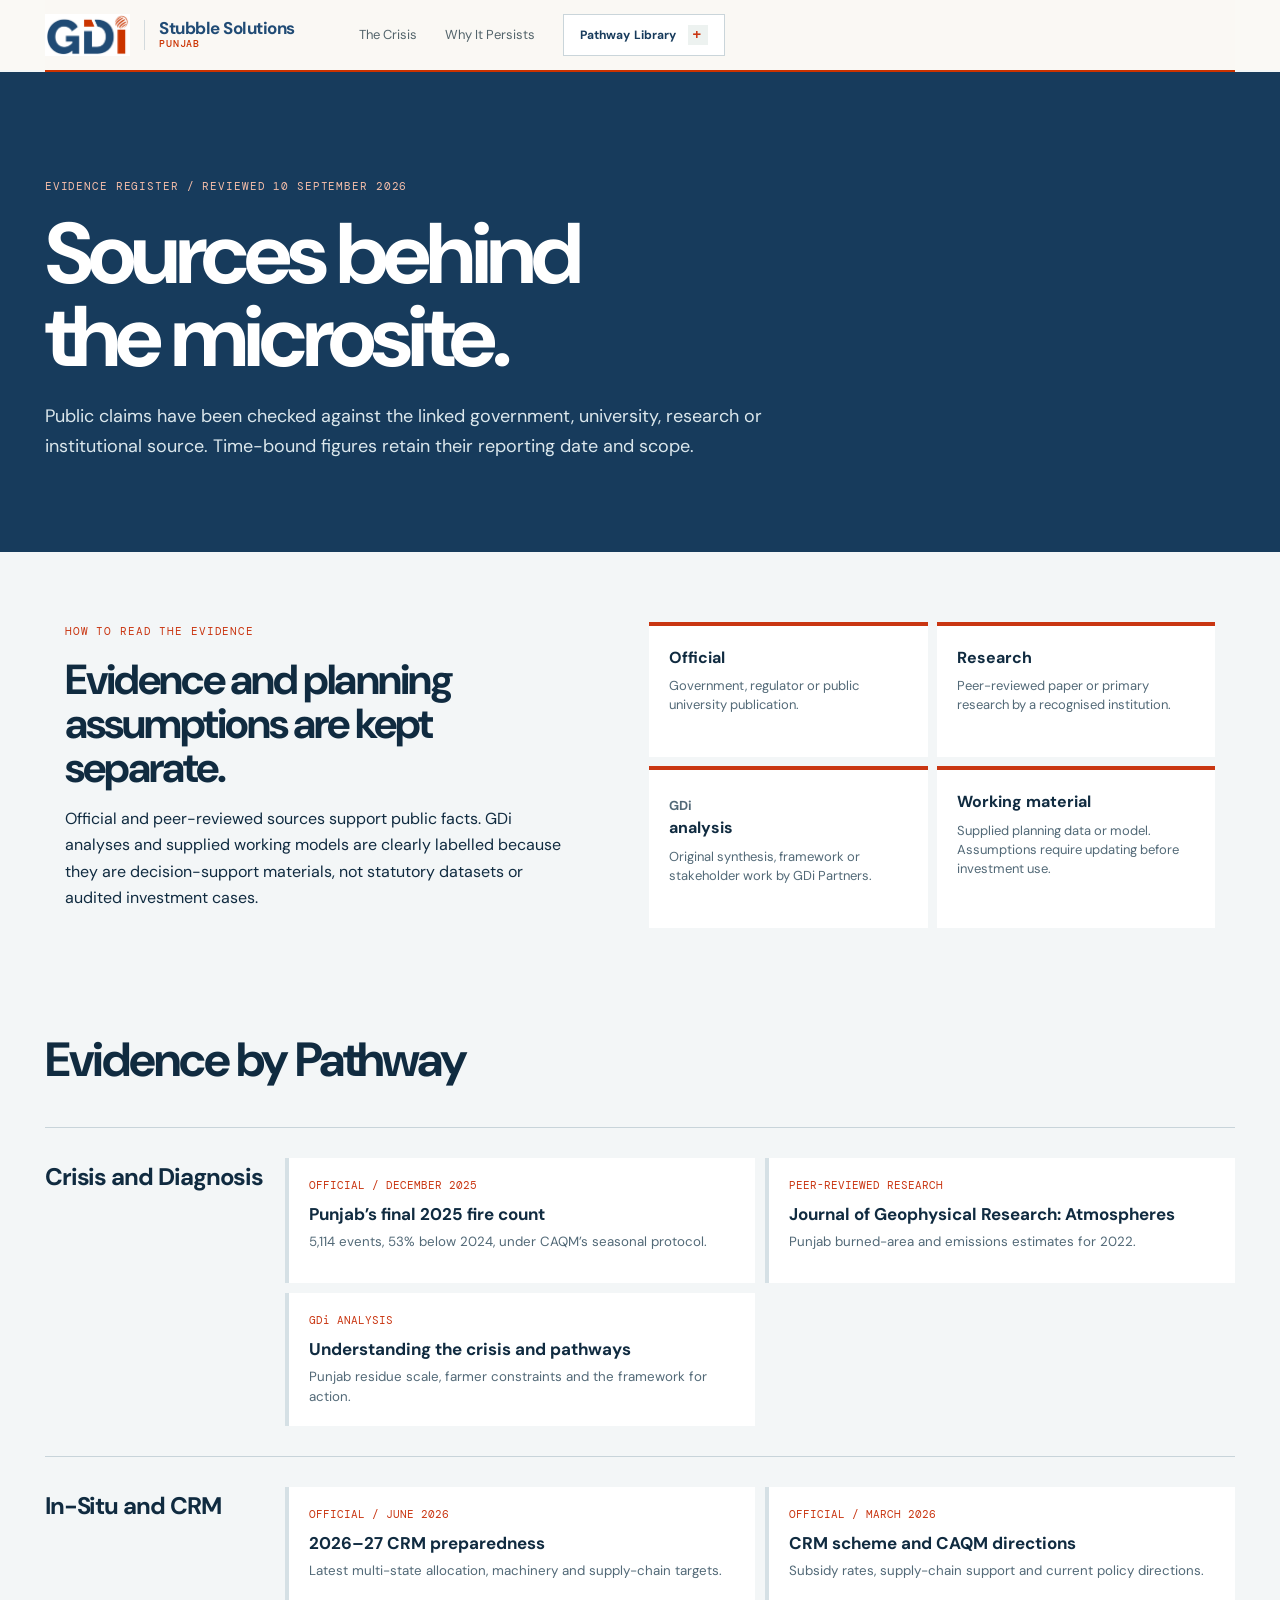
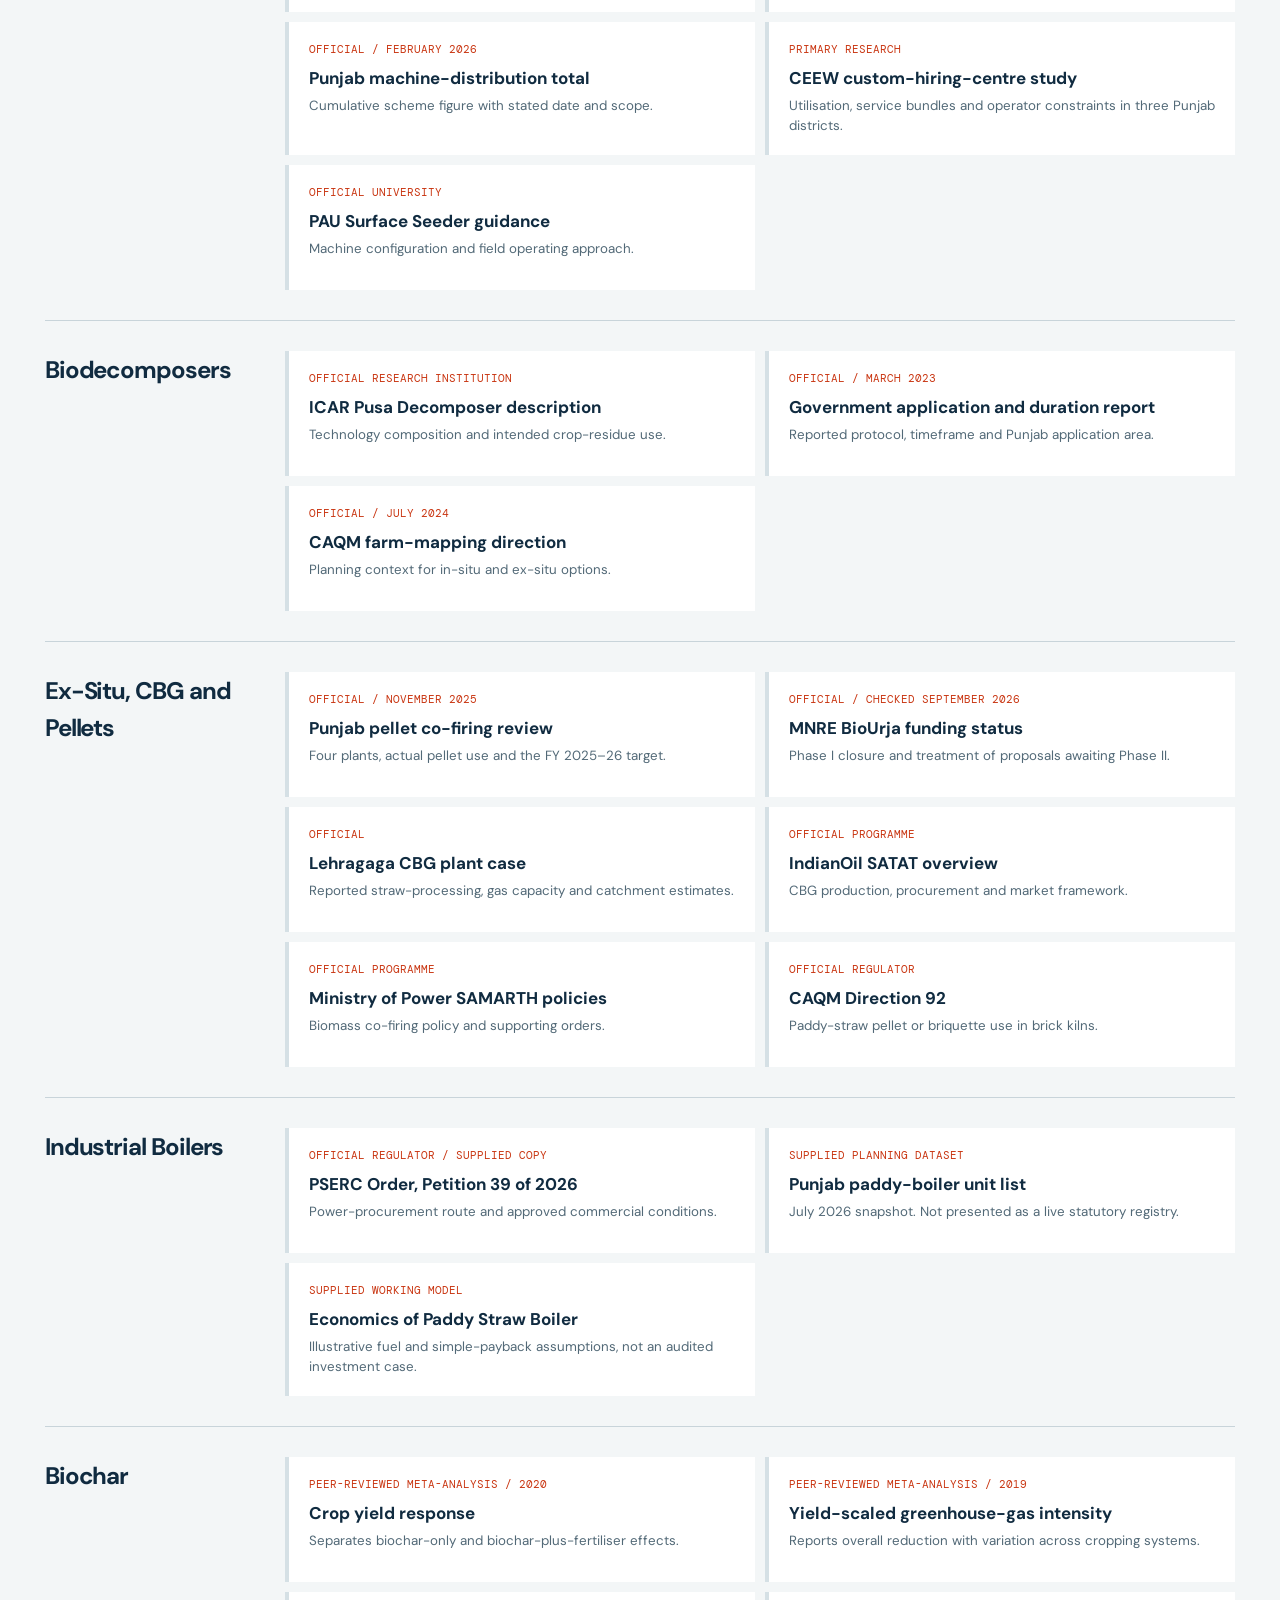
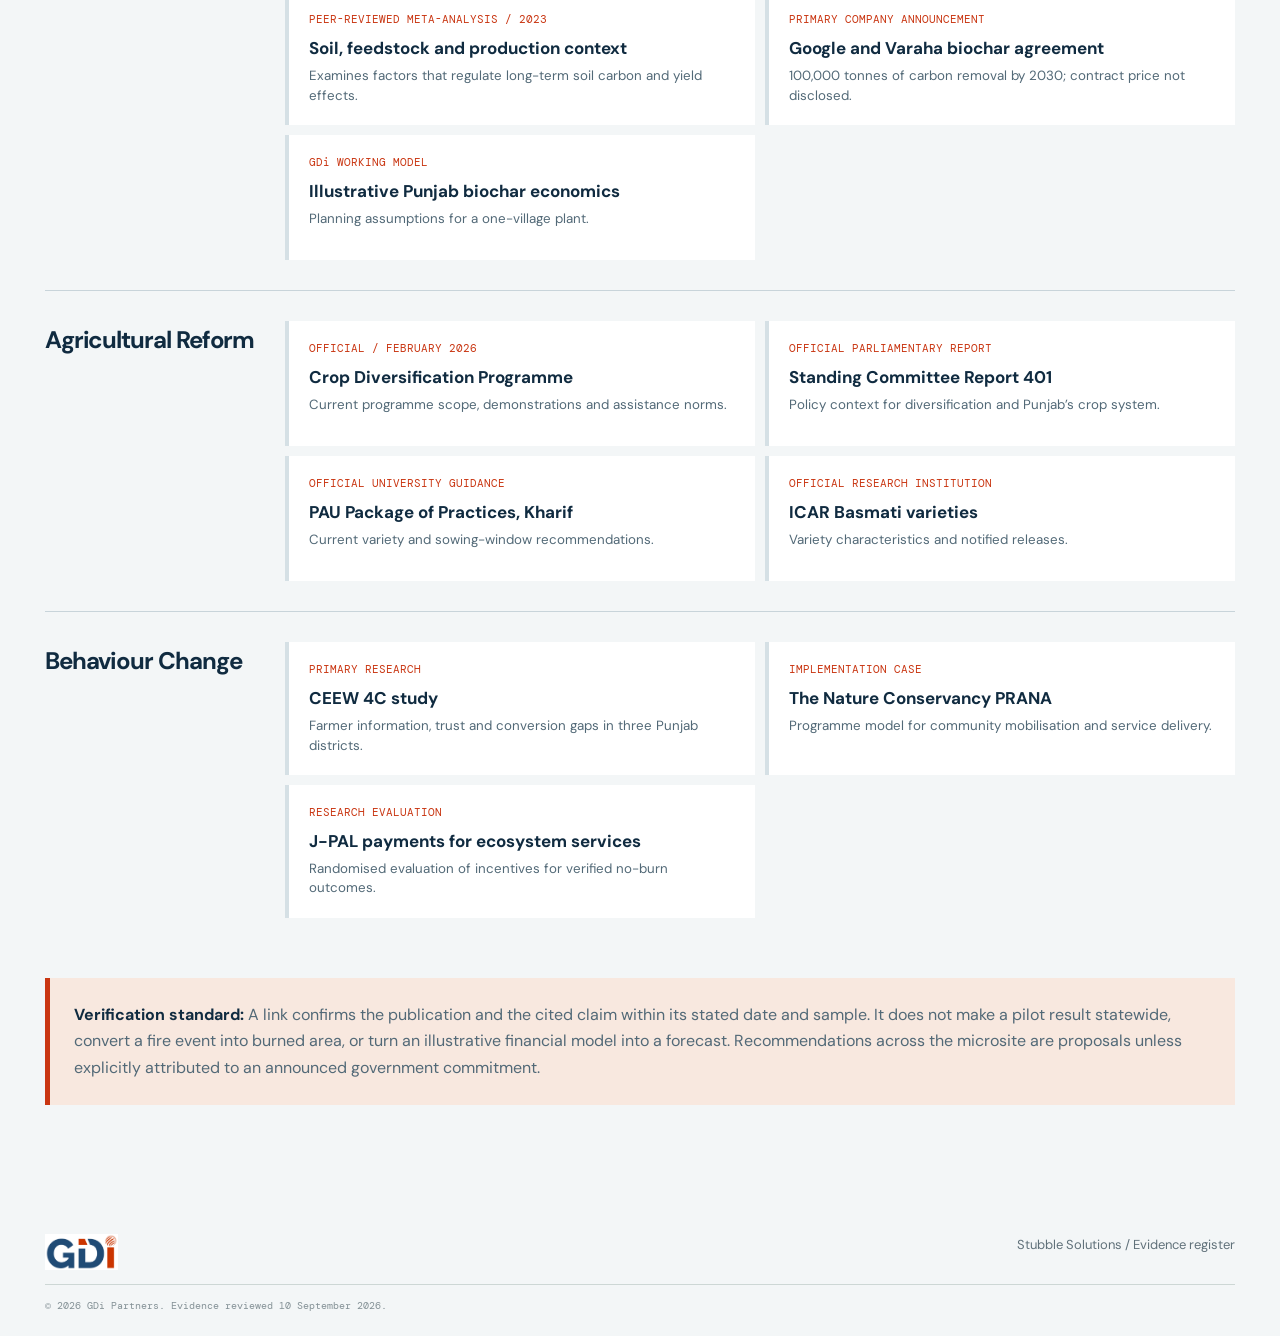
<file: sources.html>
<!doctype html>
<html lang="en"><head>
    <!-- Google tag (gtag.js) -->
    <script async src="https://www.googletagmanager.com/gtag/js?id=G-KE79TGJ0NB"></script>
    <script>
      window.dataLayer = window.dataLayer || [];
      function gtag(){dataLayer.push(arguments);}
      gtag('js', new Date());
      gtag('config', 'G-KE79TGJ0NB');
    </script><meta charset="UTF-8"/><meta name="viewport" content="width=device-width,initial-scale=1.0"/><meta name="description" content="Verified evidence register for the Stubble Solutions Punjab microsite."/><title>Sources | Stubble Solutions, Punjab</title><link rel="preconnect" href="https://fonts.googleapis.com"/><link rel="preconnect" href="https://fonts.gstatic.com" crossorigin/><link href="https://fonts.googleapis.com/css2?family=DM+Mono:wght@400;500&family=DM+Sans:opsz,wght@9..40,400;9..40,500;9..40,600;9..40,700&display=swap" rel="stylesheet"/><link rel="stylesheet" href="funders.css"/><link rel="stylesheet" href="palette-update.css"/><link rel="stylesheet" href="consulting-polish.css"/><link rel="stylesheet" href="logo.css"/><link rel="stylesheet" href="completion-pathways.css"/><link rel="stylesheet" href="sources.css"/>
    <link rel="stylesheet" href="hierarchy.css?v=20261125-1830" /><script src="pathway-nav.js?v=20261125-1740" defer></script></head>
<body class="sources-page path-page"><header class="topbar"><a href="index.html" class="wordmark logo-link" aria-label="GDi Partners home"><img src="assets/gdi-logo.jpg" alt="GDi"/><span class="site-name"><b>Stubble Solutions</b><small>Punjab</small></span></a><nav aria-label="Primary navigation"><a href="index.html#why">The Crisis</a><a href="why-it-persists.html">Why It Persists</a><a href="index.html#pathways">Pathway Library</a><a href="sources.html" aria-current="page">Sources</a></nav><a class="top-cta" href="index.html#pathways">All pathways <span>↗</span></a></header>
<main><section class="sources-hero"><div class="container"><p class="kicker light">Evidence register / reviewed 10 September 2026</p><h1>Sources behind<br/>the microsite.</h1><p>Public claims have been checked against the linked government, university, research or institutional source. Time-bound figures retain their reporting date and scope.</p></div></section>
<section class="sources-method container"><div><p class="kicker">How to read the evidence</p><h2>Evidence and planning assumptions are kept separate.</h2><p>Official and peer-reviewed sources support public facts. GDi analyses and supplied working models are clearly labelled because they are decision-support materials, not statutory datasets or audited investment cases.</p></div><div class="source-legend"><div><b>Official</b><span>Government, regulator or public university publication.</span></div><div><b>Research</b><span>Peer-reviewed paper or primary research by a recognised institution.</span></div><div><b><span class="gdi-name">GDi</span> analysis</b><span>Original synthesis, framework or stakeholder work by GDi Partners.</span></div><div><b>Working material</b><span>Supplied planning data or model. Assumptions require updating before investment use.</span></div></div></section>
<section class="sources-register"><div class="container"><h2>Evidence by Pathway</h2>
<div class="source-group"><h3>Crisis and Diagnosis</h3><div class="source-list"><a class="source-item" href="https://www.pib.gov.in/PressReleasePage.aspx?PRID=2197201&amp;lang=2&amp;reg=3" target="_blank" rel="noreferrer"><span>Official / December 2025</span><b>Punjab’s final 2025 fire count</b><small>5,114 events, 53% below 2024, under CAQM’s seasonal protocol.</small></a><a class="source-item" href="https://agupubs.onlinelibrary.wiley.com/doi/10.1029/2024JD042198" target="_blank" rel="noreferrer"><span>Peer-reviewed research</span><b>Journal of Geophysical Research: Atmospheres</b><small>Punjab burned-area and emissions estimates for 2022.</small></a><a class="source-item" href="https://www.gdipartners.in/blogs/understanding-the-crisis-and-pathways-to-address-stubble-burning-in-india" target="_blank" rel="noreferrer"><span><span class="gdi-name">GDi</span> analysis</span><b>Understanding the crisis and pathways</b><small>Punjab residue scale, farmer constraints and the framework for action.</small></a></div></div>
<div class="source-group"><h3>In-Situ and CRM</h3><div class="source-list"><a class="source-item" href="https://www.pib.gov.in/PressReleasePage.aspx?PRID=2273815&amp;lang=1&amp;reg=3" target="_blank" rel="noreferrer"><span>Official / June 2026</span><b>2026–27 CRM preparedness</b><small>Latest multi-state allocation, machinery and supply-chain targets.</small></a><a class="source-item" href="https://www.pib.gov.in/PressReleasePage.aspx?PRID=2240644&amp;lang=1&amp;reg=6" target="_blank" rel="noreferrer"><span>Official / March 2026</span><b>CRM scheme and CAQM directions</b><small>Subsidy rates, supply-chain support and current policy directions.</small></a><a class="source-item" href="https://www.pib.gov.in/PressReleasePage.aspx?PRID=2227847&amp;lang=2&amp;reg=48" target="_blank" rel="noreferrer"><span>Official / February 2026</span><b>Punjab machine-distribution total</b><small>Cumulative scheme figure with stated date and scope.</small></a><a class="source-item" href="https://www.ceew.in/publications/improving-access-to-crop-residue-management-solutions-with-custom-hiring-centres-in-agriculture" target="_blank" rel="noreferrer"><span>Primary research</span><b>CEEW custom-hiring-centre study</b><small>Utilisation, service bundles and operator constraints in three Punjab districts.</small></a><a class="source-item" href="https://pau.edu/index.php?DO=subSubSubLink&amp;_act=manageLink&amp;intMainID=3&amp;intSubID=10&amp;intSubSubID=30&amp;intSubSubSubID=63" target="_blank" rel="noreferrer"><span>Official university</span><b>PAU Surface Seeder guidance</b><small>Machine configuration and field operating approach.</small></a></div></div>
<div class="source-group"><h3>Biodecomposers</h3><div class="source-list"><a class="source-item" href="https://www.icar.gov.in/en/crop-science/biofertilizers" target="_blank" rel="noreferrer"><span>Official research institution</span><b>ICAR Pusa Decomposer description</b><small>Technology composition and intended crop-residue use.</small></a><a class="source-item" href="https://www.pib.gov.in/PressReleaseIframePage.aspx?PRID=1907681" target="_blank" rel="noreferrer"><span>Official / March 2023</span><b>Government application and duration report</b><small>Reported protocol, timeframe and Punjab application area.</small></a><a class="source-item" href="https://www.pib.gov.in/Pressreleaseshare.aspx?PRID=2035034&amp;lang=2&amp;reg=48" target="_blank" rel="noreferrer"><span>Official / July 2024</span><b>CAQM farm-mapping direction</b><small>Planning context for in-situ and ex-situ options.</small></a></div></div>
<div class="source-group"><h3>Ex-Situ, CBG and Pellets</h3><div class="source-list"><a class="source-item" href="https://www.pib.gov.in/PressReleasePage.aspx?PRID=2187847&amp;lang=2&amp;reg=48" target="_blank" rel="noreferrer"><span>Official / November 2025</span><b>Punjab pellet co-firing review</b><small>Four plants, actual pellet use and the FY 2025–26 target.</small></a><a class="source-item" href="https://biourja.mnre.gov.in/" target="_blank" rel="noreferrer"><span>Official / checked September 2026</span><b>MNRE BioUrja funding status</b><small>Phase I closure and treatment of proposals awaiting Phase II.</small></a><a class="source-item" href="https://www.pib.gov.in/PressReleaseIframePage.aspx?PRID=1868887&amp;lang=2&amp;reg=3" target="_blank" rel="noreferrer"><span>Official</span><b>Lehragaga CBG plant case</b><small>Reported straw-processing, gas capacity and catchment estimates.</small></a><a class="source-item" href="https://iocl.com/pages/satat-overview" target="_blank" rel="noreferrer"><span>Official programme</span><b>IndianOil SATAT overview</b><small>CBG production, procurement and market framework.</small></a><a class="source-item" href="https://samarth.powermin.gov.in/home/regulatory_policies" target="_blank" rel="noreferrer"><span>Official programme</span><b>Ministry of Power SAMARTH policies</b><small>Biomass co-firing policy and supporting orders.</small></a><a class="source-item" href="https://caqm.nic.in/WriteReadData/LINKS/199e48fb-92f0-4abb-bcd7-6be5c047c860.pdf" target="_blank" rel="noreferrer"><span>Official regulator</span><b>CAQM Direction 92</b><small>Paddy-straw pellet or briquette use in brick kilns.</small></a></div></div>
<div class="source-group"><h3>Industrial Boilers</h3><div class="source-list"><a class="source-item" href="assets/pserc-paddy-straw-power-order-2026.pdf" target="_blank"><span>Official regulator / supplied copy</span><b>PSERC Order, Petition 39 of 2026</b><small>Power-procurement route and approved commercial conditions.</small></a><a class="source-item" href="assets/punjab-paddy-boiler-units-2026.xlsx" download><span>Supplied planning dataset</span><b>Punjab paddy-boiler unit list</b><small>July 2026 snapshot. Not presented as a live statutory registry.</small></a><a class="source-item" href="assets/economics-of-paddy-straw-boiler.docx" download><span>Supplied working model</span><b>Economics of Paddy Straw Boiler</b><small>Illustrative fuel and simple-payback assumptions, not an audited investment case.</small></a></div></div>
<div class="source-group"><h3>Biochar</h3><div class="source-list"><a class="source-item" href="https://doi.org/10.1111/sum.12546" target="_blank" rel="noreferrer"><span>Peer-reviewed meta-analysis / 2020</span><b>Crop yield response</b><small>Separates biochar-only and biochar-plus-fertiliser effects.</small></a><a class="source-item" href="https://doi.org/10.1016/j.scitotenv.2018.11.396" target="_blank" rel="noreferrer"><span>Peer-reviewed meta-analysis / 2019</span><b>Yield-scaled greenhouse-gas intensity</b><small>Reports overall reduction with variation across cropping systems.</small></a><a class="source-item" href="https://doi.org/10.1016/j.scitotenv.2023.167290" target="_blank" rel="noreferrer"><span>Peer-reviewed meta-analysis / 2023</span><b>Soil, feedstock and production context</b><small>Examines factors that regulate long-term soil carbon and yield effects.</small></a><a class="source-item" href="https://blog.google/feed/were-announcing-our-first-partnerships-to-scale-biochar-for-co2-removal/" target="_blank" rel="noreferrer"><span>Primary company announcement</span><b>Google and Varaha biochar agreement</b><small>100,000 tonnes of carbon removal by 2030; contract price not disclosed.</small></a><a class="source-item" href="assets/Biochar-Analysis-Updated.xlsx" download><span><span class="gdi-name">GDi</span> working model</span><b>Illustrative Punjab biochar economics</b><small>Planning assumptions for a one-village plant.</small></a></div></div>
<div class="source-group"><h3>Agricultural Reform</h3><div class="source-list"><a class="source-item" href="https://www.pib.gov.in/PressReleseDetailm.aspx?PRID=2225974&amp;lang=2&amp;reg=3" target="_blank" rel="noreferrer"><span>Official / February 2026</span><b>Crop Diversification Programme</b><small>Current programme scope, demonstrations and assistance norms.</small></a><a class="source-item" href="https://sansad.in/getFile/rsnew/Committee_site/Committee_File/ReportFile/19/217/401_2025_12_17.pdf?source=rajyasabha" target="_blank" rel="noreferrer"><span>Official parliamentary report</span><b>Standing Committee Report 401</b><small>Policy context for diversification and Punjab’s crop system.</small></a><a class="source-item" href="https://pau.edu/content/ccil/pf/pp_kharif.pdf" target="_blank" rel="noreferrer"><span>Official university guidance</span><b>PAU Package of Practices, Kharif</b><small>Current variety and sowing-window recommendations.</small></a><a class="source-item" href="https://icar.gov.in/en/crop-science/basmati-rice-varieties" target="_blank" rel="noreferrer"><span>Official research institution</span><b>ICAR Basmati varieties</b><small>Variety characteristics and notified releases.</small></a></div></div>
<div class="source-group"><h3>Behaviour Change</h3><div class="source-list"><a class="source-item" href="https://www.ceew.in/publications/how-can-crop-residue-management-communication-drive-Behaviour-change" target="_blank" rel="noreferrer"><span>Primary research</span><b>CEEW 4C study</b><small>Farmer information, trust and conversion gaps in three Punjab districts.</small></a><a class="source-item" href="https://www.conservationgateway.org/collections/land/seeds-of-change-the-implementation-story-of-prana/" target="_blank" rel="noreferrer"><span>Implementation case</span><b>The Nature Conservancy PRANA</b><small>Programme model for community mobilisation and service delivery.</small></a><a class="source-item" href="https://www.povertyactionlab.org/evaluation/impact-payments-ecosystem-services-crop-burning-india" target="_blank" rel="noreferrer"><span>Research evaluation</span><b>J-PAL payments for ecosystem services</b><small>Randomised evaluation of incentives for verified no-burn outcomes.</small></a></div></div>
<p class="source-note"><b>Verification standard:</b> A link confirms the publication and the cited claim within its stated date and sample. It does not make a pilot result statewide, convert a fire event into burned area, or turn an illustrative financial model into a forecast. Recommendations across the microsite are proposals unless explicitly attributed to an announced government commitment.</p>
</div></section></main><footer class="container"><a class="wordmark logo-link footer-logo" href="index.html"><img src="assets/gdi-logo.jpg" alt="GDi"/></a><p>Stubble Solutions / Evidence register</p><small>© 2026 GDi Partners. Evidence reviewed 10 September 2026.</small></footer></body></html>
</file>
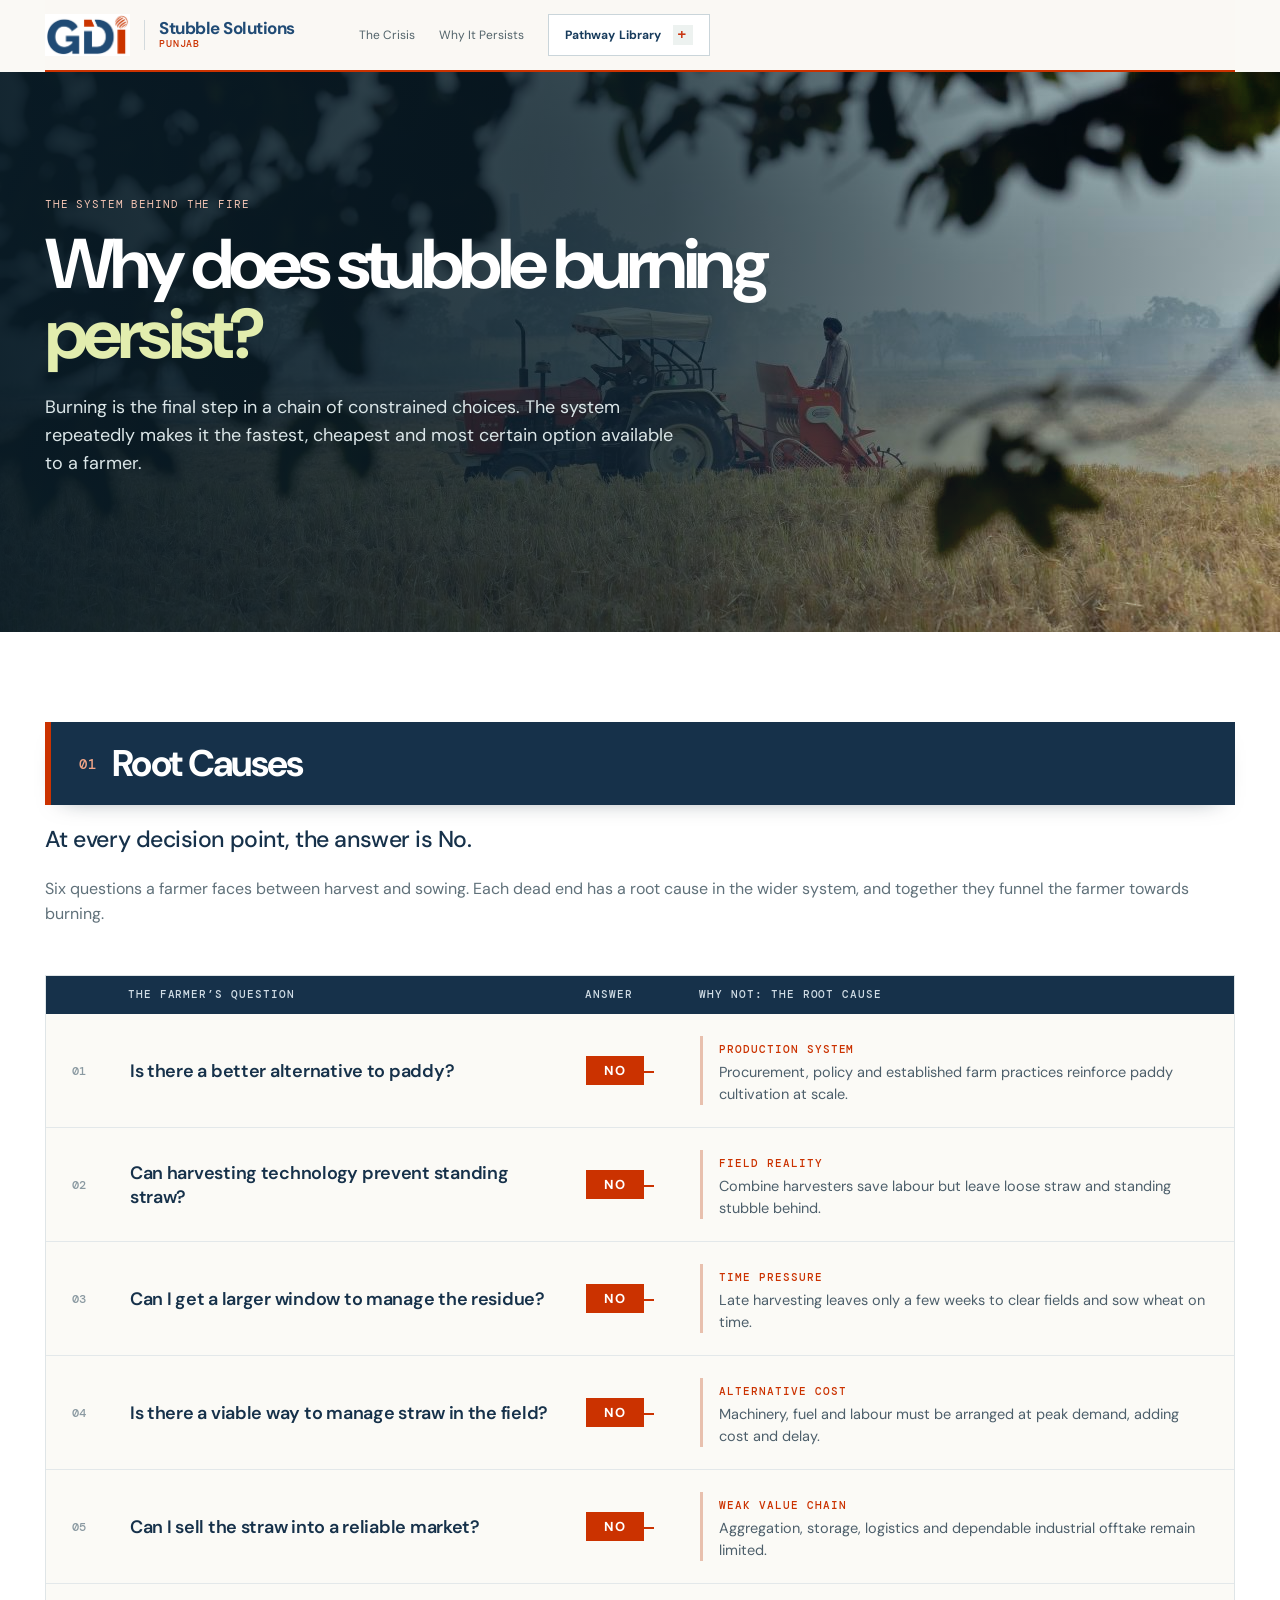
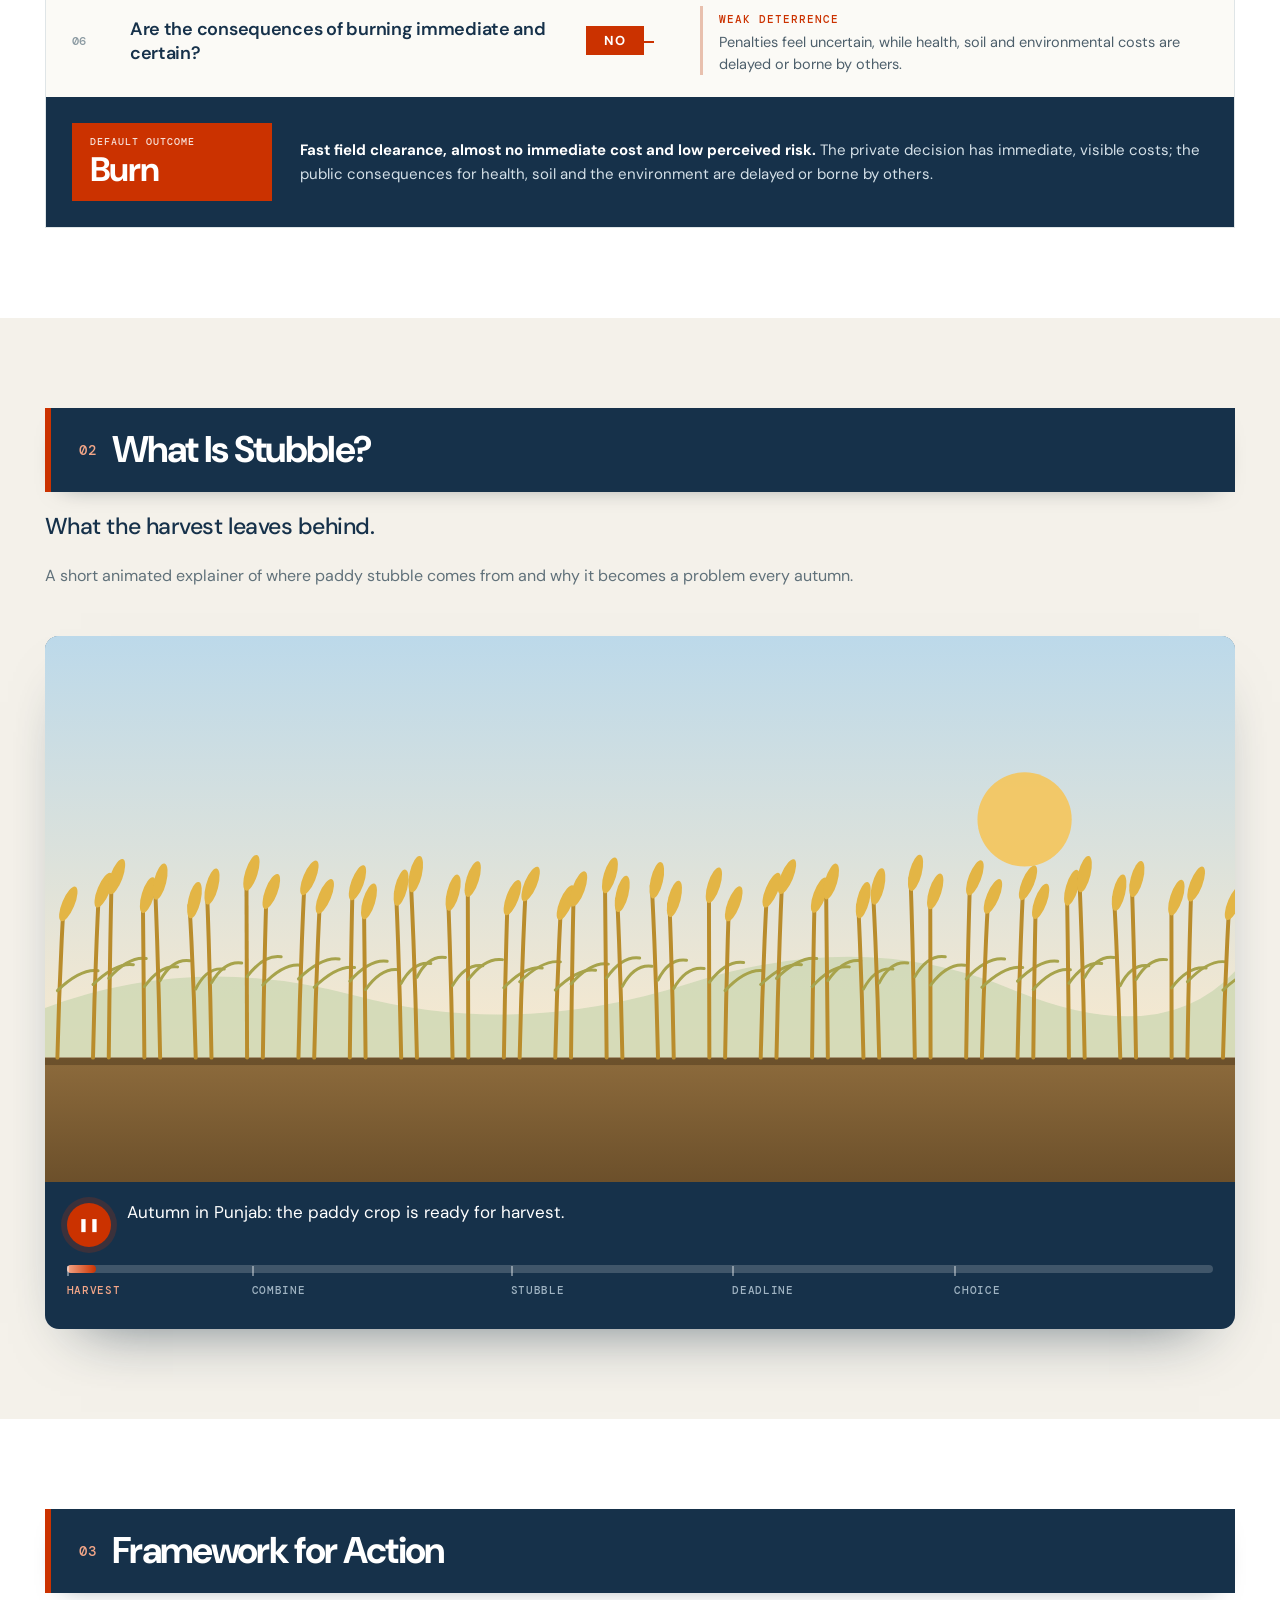
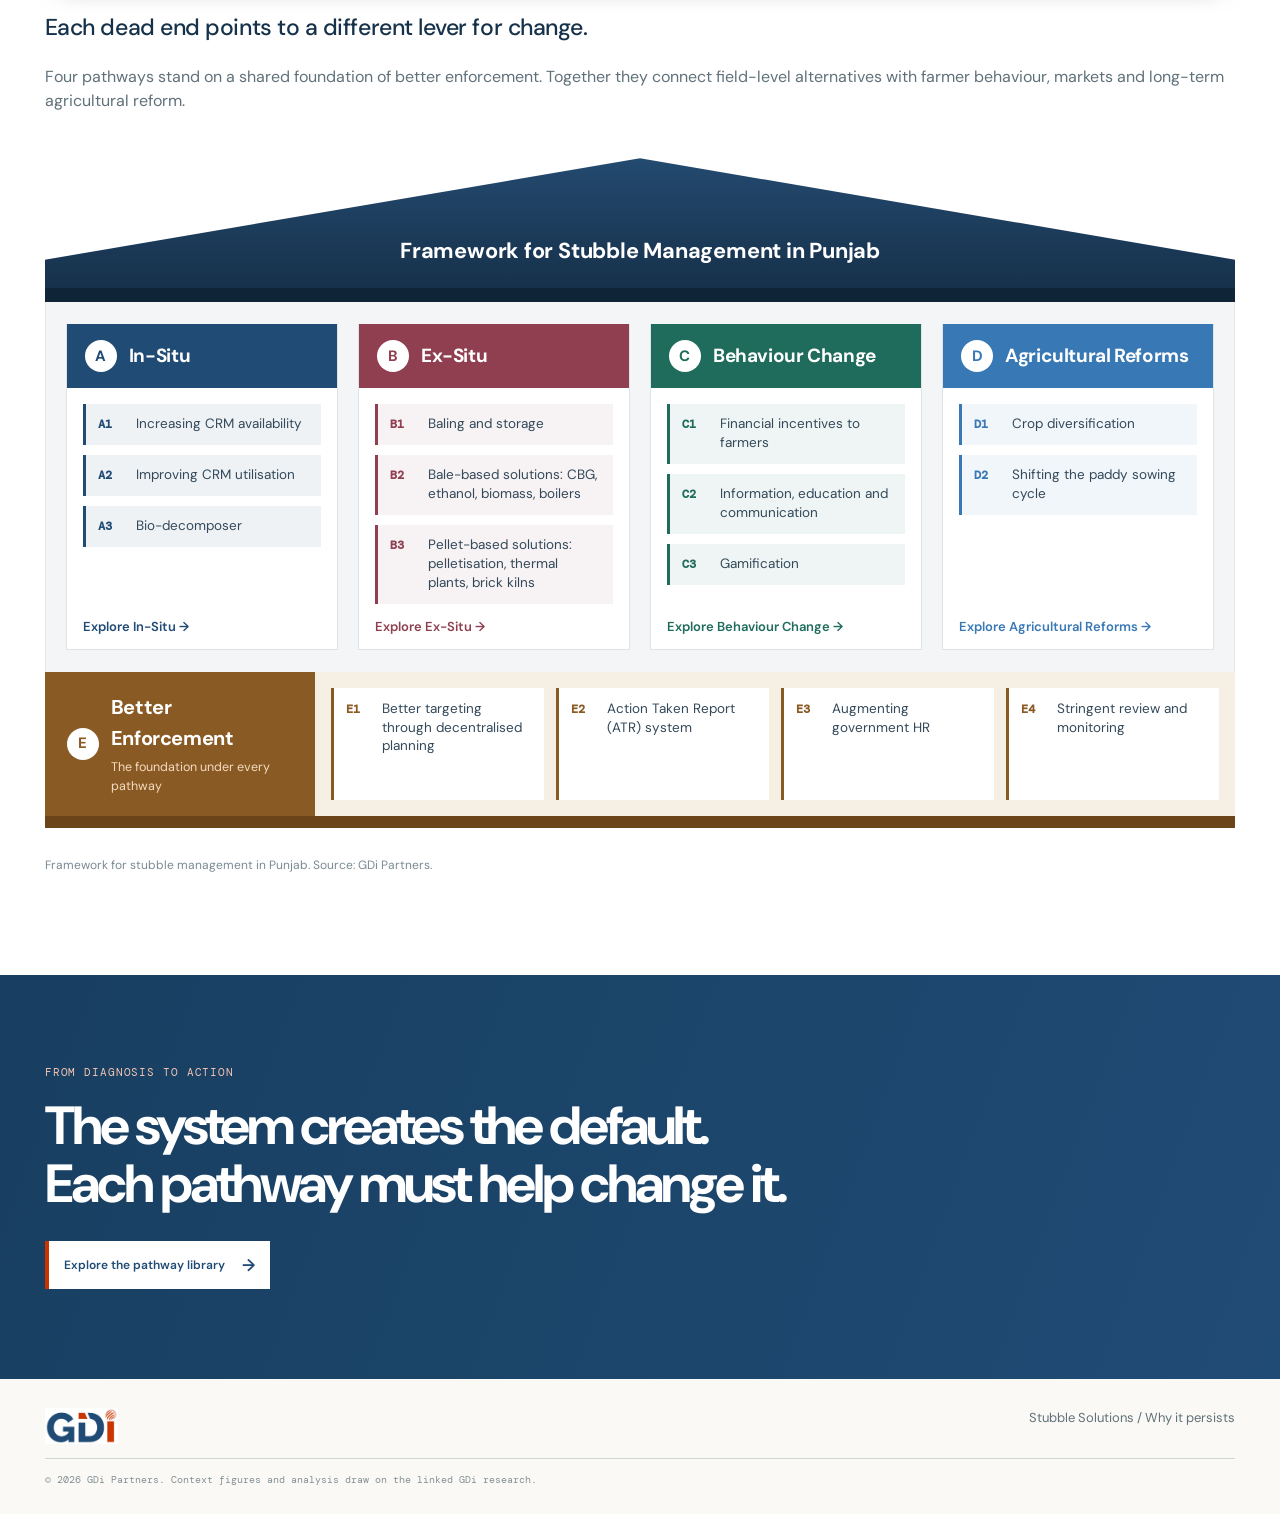
<file: why-it-persists.html>
<!doctype html>
<html lang="en">
  <head>
    <!-- Google tag (gtag.js) -->
    <script async src="https://www.googletagmanager.com/gtag/js?id=G-KE79TGJ0NB"></script>
    <script>
      window.dataLayer = window.dataLayer || [];
      function gtag(){dataLayer.push(arguments);}
      gtag('js', new Date());
      gtag('config', 'G-KE79TGJ0NB');
    </script>
    <meta charset="UTF-8" />
    <meta name="viewport" content="width=device-width, initial-scale=1.0" />
    <meta name="description" content="Why stubble burning persists in Punjab: the farmer decision, root causes and system framework." />
    <title>Why Stubble Burning Persists | Punjab</title>
    <link rel="preconnect" href="https://fonts.googleapis.com" />
    <link rel="preconnect" href="https://fonts.gstatic.com" crossorigin />
    <link href="https://fonts.googleapis.com/css2?family=DM+Mono:wght@400;500&family=DM+Sans:opsz,wght@9..40,400;9..40,500;9..40,600;9..40,700&display=swap" rel="stylesheet" />
    <link rel="stylesheet" href="home.css" />
    <link rel="stylesheet" href="why-persists.css" />
    <link rel="stylesheet" href="logo.css" />
    <link rel="stylesheet" href="hierarchy.css?v=20261125-1830" />
  <script src="pathway-nav.js?v=20261125-1740" defer></script></head>
  <body>
    <header class="topbar">
      <a href="index.html" class="wordmark logo-link" aria-label="GDi Partners home"><img src="assets/gdi-logo.jpg" alt="GDi" /><span class="site-name"><b>Stubble Solutions</b><small>Punjab</small></span></a>
      <nav aria-label="Primary navigation"><a href="index.html#why">The Crisis</a><a class="active" href="#top">Why It Persists</a><a href="index.html#pathways">Pathway Library</a></nav>
      <a class="top-cta" href="index.html#pathways">Explore pathways <span>→</span></a>
    </header>

    <main id="top">
      <section class="persist-hero">
        <img src="assets/insitu-field-photo.jpg" alt="Tractor working a harvested paddy field in Punjab" />
        <div class="persist-shade"></div>
        <div class="container persist-copy"><p class="kicker light">The system behind the fire</p><h1>Why does stubble burning <em>persist?</em></h1><p>Burning is the final step in a chain of constrained choices. The system repeatedly makes it the fastest, cheapest and most certain option available to a farmer.</p></div>
      </section>

      <section id="default" class="rc-section">
        <div class="container">
          <div class="section-head"><div><p class="kicker section-title"><span class="section-num">01</span><span class="section-name">Root Causes</span></p><h2>At every decision point, the answer is No.</h2></div><p>Six questions a farmer faces between harvest and sowing. Each dead end has a root cause in the wider system, and together they funnel the farmer towards burning.</p></div>
          <div class="rc-table">
            <div class="rc-labels" aria-hidden="true"><span>The farmer’s question</span><span>Answer</span><span>Why not: the root cause</span></div>
            <ol class="rc-list"><li class="rc-row"><span class="rc-n">01</span><p class="rc-q">Is there a better alternative to paddy?</p><span class="rc-no">No</span><div class="rc-why"><span class="rc-type">Production system</span><p>Procurement, policy and established farm practices reinforce paddy cultivation at scale.</p></div></li><li class="rc-row"><span class="rc-n">02</span><p class="rc-q">Can harvesting technology prevent standing straw?</p><span class="rc-no">No</span><div class="rc-why"><span class="rc-type">Field reality</span><p>Combine harvesters save labour but leave loose straw and standing stubble behind.</p></div></li><li class="rc-row"><span class="rc-n">03</span><p class="rc-q">Can I get a larger window to manage the residue?</p><span class="rc-no">No</span><div class="rc-why"><span class="rc-type">Time pressure</span><p>Late harvesting leaves only a few weeks to clear fields and sow wheat on time.</p></div></li><li class="rc-row"><span class="rc-n">04</span><p class="rc-q">Is there a viable way to manage straw in the field?</p><span class="rc-no">No</span><div class="rc-why"><span class="rc-type">Alternative cost</span><p>Machinery, fuel and labour must be arranged at peak demand, adding cost and delay.</p></div></li><li class="rc-row"><span class="rc-n">05</span><p class="rc-q">Can I sell the straw into a reliable market?</p><span class="rc-no">No</span><div class="rc-why"><span class="rc-type">Weak value chain</span><p>Aggregation, storage, logistics and dependable industrial offtake remain limited.</p></div></li><li class="rc-row"><span class="rc-n">06</span><p class="rc-q">Are the consequences of burning immediate and certain?</p><span class="rc-no">No</span><div class="rc-why"><span class="rc-type">Weak deterrence</span><p>Penalties feel uncertain, while health, soil and environmental costs are delayed or borne by others.</p></div></li></ol>
            <div class="rc-outcome"><div class="rc-burn"><span>Default outcome</span><strong>Burn</strong></div><p><b>Fast field clearance, almost no immediate cost and low perceived risk.</b> The private decision has immediate, visible costs; the public consequences for health, soil and the environment are delayed or borne by others.</p></div>
          </div>
        </div>
      </section>

      <section class="se-section"><div class="container">
        <div class="section-head"><div><p class="kicker section-title"><span class="section-num">02</span><span class="section-name">What Is Stubble?</span></p><h2>What the harvest leaves behind.</h2></div><p>A short animated explainer of where paddy stubble comes from and why it becomes a problem every autumn.</p></div>
        <div class="se-player" id="se-player">
          <div class="se-bar"><button type="button" class="se-play" aria-label="Pause">❚❚</button><p class="se-caption" aria-live="polite"></p></div>
          <div class="se-timeline"><div class="se-track"><div class="se-fill"></div></div><div class="se-marks"></div></div>
        </div>
      </div></section>
      <script src="stubble-explainer.js?v=20261125-1725"></script>

      <section id="framework" class="fw-section">
        <div class="container"><div class="section-head framework-head"><div><p class="kicker section-title"><span class="section-num">03</span><span class="section-name">Framework for Action</span></p><h2>Each dead end points to a different lever for change.</h2></div><p>Four pathways stand on a shared foundation of better enforcement. Together they connect field-level alternatives with farmer behaviour, markets and long-term agricultural reform.</p></div>
          <div class="fh" id="fw-house">
            <div class="fh-roof"><p>Framework for Stubble Management in Punjab</p></div>
            <div class="fh-beam"></div>
            <div class="fh-cols"><a class="fh-col fh-a" href="in-situ.html"><div class="fh-capital"><span>A</span><strong>In-Situ</strong></div><ul class="fh-shaft"><li><b>A1</b>Increasing CRM availability</li><li><b>A2</b>Improving CRM utilisation</li><li><b>A3</b>Bio-decomposer</li></ul><em class="fh-more">Explore In-Situ →</em></a><a class="fh-col fh-b" href="ex-situ.html"><div class="fh-capital"><span>B</span><strong>Ex-Situ</strong></div><ul class="fh-shaft"><li><b>B1</b>Baling and storage</li><li><b>B2</b>Bale-based solutions: CBG, ethanol, biomass, boilers</li><li><b>B3</b>Pellet-based solutions: pelletisation, thermal plants, brick kilns</li></ul><em class="fh-more">Explore Ex-Situ →</em></a><a class="fh-col fh-c" href="behaviour-change.html"><div class="fh-capital"><span>C</span><strong>Behaviour Change</strong></div><ul class="fh-shaft"><li><b>C1</b>Financial incentives to farmers</li><li><b>C2</b>Information, education and communication</li><li><b>C3</b>Gamification</li></ul><em class="fh-more">Explore Behaviour Change →</em></a><a class="fh-col fh-d" href="agri-reforms.html"><div class="fh-capital"><span>D</span><strong>Agricultural Reforms</strong></div><ul class="fh-shaft"><li><b>D1</b>Crop diversification</li><li><b>D2</b>Shifting the paddy sowing cycle</li></ul><em class="fh-more">Explore Agricultural Reforms →</em></a></div>
            <a class="fh-base" href="review-and-monitoring.html"><div class="fh-base-head"><span>E</span><div><strong>Better Enforcement</strong><small>The foundation under every pathway</small></div></div><ul><li><b>E1</b>Better targeting through decentralised planning</li><li><b>E2</b>Action Taken Report (ATR) system</li><li><b>E3</b>Augmenting government HR</li><li><b>E4</b>Stringent review and monitoring</li></ul></a>
            <div class="fh-step"></div>
          </div>
          <p class="fw-note">Framework for stubble management in Punjab. Source: GDi Partners.</p>
        </div>
      </section>

      <section class="page-next"><div class="container"><p class="kicker light">From diagnosis to action</p><h2>The system creates the default.<br />Each pathway must help change it.</h2><a class="button light-button" href="index.html#pathways">Explore the pathway library <span>→</span></a></div></section>
    </main>
    <footer class="container"><a class="wordmark logo-link footer-logo" href="index.html" aria-label="GDi Partners home"><img src="assets/gdi-logo.jpg" alt="GDi" /></a><p>Stubble Solutions / Why it persists</p><small>© 2026 GDi Partners. Context figures and analysis draw on the linked GDi research.</small></footer>
  </body>
</html>
</file>
<file: home.css>
:root{--ink:#16314a;--blue:#204b75;--red:#cb3200;--paper:#faf9f5;--mist:#edf2f0;--line:#cdd7d5;--muted:#60717a;--lime:#e2edae;--white:#fff;--teal:#23706e;--sand:#f2eee4}*{box-sizing:border-box}html{scroll-behavior:smooth}body{margin:0;background:var(--paper);color:var(--ink);font:16px/1.55 'DM Sans',Arial,sans-serif}a{text-decoration:none;color:inherit}.container{width:min(1150px,calc(100% - 64px));margin:auto}.topbar{position:sticky;top:0;z-index:20;display:flex;align-items:center;justify-content:space-between;width:min(1150px,calc(100% - 64px));height:72px;margin:auto;background:rgba(250,249,245,.96);backdrop-filter:blur(12px);border-bottom:2px solid var(--red)}.topbar nav{display:flex;gap:24px;color:#53646b;font-size:12px}.topbar nav a{position:relative}.topbar nav a:after{content:'';position:absolute;left:0;right:100%;bottom:-6px;border-bottom:2px solid var(--red);transition:right .2s}.topbar nav a:hover:after{right:0}.top-cta,.button{display:inline-flex;align-items:center;gap:17px;padding:11px 15px;background:var(--blue);color:#fff;font-size:12px;font-weight:600}.top-cta span,.button span{font-size:17px}.kicker{margin:0 0 18px;color:var(--red);font:11px 'DM Mono',monospace;text-transform:uppercase;letter-spacing:.08em}.kicker.light{color:#f3c4b3}h1,h2,h3,p{overflow-wrap:break-word}.hero{height:640px;position:relative;overflow:hidden;background:#1b3340}.hero>img{width:100%;height:100%;object-fit:cover}.shade{position:absolute;inset:0;background:linear-gradient(90deg,rgba(10,28,38,.94),rgba(10,28,38,.69) 44%,rgba(10,28,38,.08) 78%)}.hero-copy{position:absolute;z-index:2;top:50%;left:50%;color:#fff;transform:translate(-50%,-50%)}.hero h1{max-width:780px;margin:0;font-size:clamp(46px,5.2vw,74px);line-height:1.01;letter-spacing:-.067em}.hero h1 em,.work h2 em{font-style:normal;color:#e0ed9f}.hero-copy>p:not(.kicker){max-width:610px;margin:25px 0 32px;color:#e1e9e8;font-size:18px}.light-button{background:#fff;color:var(--blue);border-left:4px solid var(--red)}.hero-note{position:absolute;right:max(32px,calc((100vw - 1150px)/2));bottom:0;width:220px;padding:17px 19px;background:#fff;display:flex;flex-direction:column}.hero-note span,.hero-note small{font:10px 'DM Mono';letter-spacing:.06em;text-transform:uppercase;color:#718187}.hero-note b{margin:4px 0;color:var(--blue);font-size:14px}.why-section{padding:112px 0 0}.why-grid,.section-head,.pathways-grid,.work-grid{display:grid;grid-template-columns:1.08fr .92fr;gap:95px}.why-heading h2,.section-head h2,.pathways-grid h2,.work h2,.contact h2{max-width:690px;margin:0;font-size:clamp(36px,3.8vw,54px);line-height:1.08;letter-spacing:-.055em}.why-copy{padding-top:15px;color:var(--muted);font-size:17px}.why-copy p{margin:0 0 25px}.underlink{border-bottom:1px solid var(--red);padding-bottom:3px;color:var(--red);font-weight:600;font-size:13px}.underlink span{margin-left:8px}.consequence-grid{display:grid;grid-template-columns:repeat(3,1fr);margin-top:55px;border-top:1px solid var(--line);border-left:1px solid var(--line)}.consequence-grid article{min-height:245px;padding:27px;border-right:1px solid var(--line);border-bottom:1px solid var(--line);background:#fff}.consequence-grid span{font:11px 'DM Mono';color:var(--red)}.consequence-grid h3{margin:31px 0 9px;color:var(--blue);font-size:21px}.consequence-grid p{margin:0;color:var(--muted);font-size:13px}.context-band{margin-top:56px;background:var(--blue);color:#fff}.context-grid{display:grid;grid-template-columns:repeat(4,1fr)}.context-grid>div{padding:30px 24px 34px;border-left:1px solid #5e82a1}.context-grid>div:first-child{border-left:0}.context-grid strong{display:block;color:#f6c1ad;font-size:34px;line-height:1;letter-spacing:-.055em}.context-grid span{display:block;max-width:190px;margin-top:10px;color:#dce8eb;font-size:12px;line-height:1.35}.problem-section{padding:112px 0;background:#fff}.section-head{align-items:end;margin-bottom:48px}.section-head>p{max-width:400px;margin:0;color:var(--muted)}.pressure-flow{display:grid;grid-template-columns:1fr 36px 1fr 36px 1fr 36px 1fr;gap:0;border-top:1px solid var(--line);border-left:1px solid var(--line)}.pressure-flow article{min-height:255px;padding:24px 22px;border-right:1px solid var(--line);border-bottom:1px solid var(--line);background:#fafbf9}.pressure-flow>article i{font:normal 10px 'DM Mono';color:#89979b}.pressure-flow>article span{display:block;margin-top:26px;color:var(--red);font:10px 'DM Mono';text-transform:uppercase;letter-spacing:.07em}.pressure-flow h3{margin:8px 0;color:var(--blue);font-size:18px;line-height:1.2}.pressure-flow p{margin:0;color:var(--muted);font-size:12px}.pressure-flow>b{display:grid;place-items:center;border-right:1px solid var(--line);border-bottom:1px solid var(--line);color:var(--red);font-size:22px;font-weight:400}.burn-result{grid-column:1/-1;display:grid;grid-template-columns:190px 1fr;align-items:center;gap:20px;padding:22px 25px;background:var(--red);color:#fff}.burn-result span{font:10px 'DM Mono';text-transform:uppercase;letter-spacing:.07em;color:#f6d4c9}.burn-result strong{font-size:21px;line-height:1.3}.missing-card{display:grid;grid-template-columns:1.25fr .75fr;gap:55px;margin-top:58px;padding:38px;background:var(--sand);border-left:5px solid var(--red)}.missing-card h3{margin:0 0 12px;color:var(--blue);font-size:30px;line-height:1.12;letter-spacing:-.04em}.missing-card>div>p:not(.kicker){max-width:650px;margin:0 0 21px;color:var(--muted);font-size:14px}.missing-card dl{margin:0;border-top:1px solid #d2cab9}.missing-card dl div{display:grid;grid-template-columns:135px 1fr;gap:18px;padding:15px 0;border-bottom:1px solid #d2cab9}.missing-card dt{color:var(--red);font-size:22px;font-weight:700;letter-spacing:-.04em}.missing-card dd{align-self:center;margin:0;color:var(--muted);font-size:11px}.framework-section{padding:112px 0;background:var(--mist)}.framework-head{margin-bottom:38px}.framework-map{background:#fff;border:1px solid var(--line);box-shadow:0 16px 45px rgba(22,49,74,.07)}.horizon-label,.horizon{display:grid;grid-template-columns:245px 1fr}.horizon-label{padding:13px 0;background:var(--ink);color:#fff}.horizon-label span,.horizon-label strong{padding:0 25px;font:10px 'DM Mono';text-transform:uppercase;letter-spacing:.07em}.horizon-label strong{border-left:1px solid #496174}.horizon{border-bottom:1px solid var(--line)}.horizon:last-child{border-bottom:0}.horizon-title{padding:28px 25px;border-right:1px solid var(--line);display:flex;flex-direction:column}.horizon-title i{font:normal 11px 'DM Mono';color:var(--red)}.horizon-title span{margin-top:auto;color:var(--blue);font-size:19px;font-weight:700;line-height:1.2}.horizon-title small{margin-top:5px;color:var(--muted);font:10px 'DM Mono';text-transform:uppercase}.lever-grid{display:grid}.lever-grid.two{grid-template-columns:repeat(2,1fr)}.lever-grid article{display:grid;grid-template-columns:42px 1fr;gap:16px;min-height:245px;padding:27px;border-right:1px solid var(--line)}.lever-grid article:last-child{border-right:0}.lever-grid article>b{width:38px;height:38px;display:grid;place-items:center;background:var(--blue);color:#fff;font:14px 'DM Mono'}.enabling .lever-grid article>b{background:var(--teal)}.structural .lever-grid article>b{background:var(--red)}.lever-grid h3{margin:4px 0 8px;color:var(--blue);font-size:20px}.lever-grid p{margin:0;color:var(--muted);font-size:12px}.lever-grid ul{display:flex;flex-wrap:wrap;gap:7px;margin:19px 0 0;padding:0;list-style:none}.lever-grid li{padding:5px 8px;background:var(--mist);color:#536870;font:9px 'DM Mono';text-transform:uppercase}.structural .lever-grid article{min-height:185px}.structural .lever-grid article>div{display:grid;grid-template-columns:1fr 1fr;column-gap:35px}.structural .lever-grid h3,.structural .lever-grid p{grid-column:1}.structural .lever-grid ul{grid-column:2;grid-row:1/4;align-content:center;margin:0}.framework-note{margin:24px 0 0;padding:20px 23px;background:#fcf4ed;border-left:4px solid var(--red);color:var(--blue);font-size:14px}.pathways-section{padding:108px 0;background:var(--paper)}.pathways-grid{align-items:center}.pathways-grid>div>p:last-child{max-width:550px;color:var(--muted);font-size:16px}.biochar-feature{position:relative;min-height:410px;padding:34px;background:linear-gradient(140deg,#183f61,#204b75);color:#fff;box-shadow:13px 13px 0 #e6dfd2;transition:transform .2s}.biochar-feature:hover{transform:translateY(-5px)}.feature-label{display:flex;justify-content:space-between;color:#f3c4b3;font:10px 'DM Mono';text-transform:uppercase;letter-spacing:.06em}.biochar-feature h3{margin:75px 0 8px;font-size:42px;line-height:1;letter-spacing:-.055em}.biochar-feature>p{max-width:410px;margin:0;color:#dbe5e8;font-size:15px}.biochar-feature ul{display:flex;flex-wrap:wrap;gap:8px;margin:28px 0;padding:0;list-style:none}.biochar-feature li{padding:6px 9px;border:1px solid #62829b;color:#dce6e9;font:9px 'DM Mono';text-transform:uppercase}.biochar-feature>strong{position:absolute;left:34px;bottom:31px;color:#fff;font-size:13px}.biochar-feature em{margin-left:8px;color:#f4c0ae;font-style:normal}.work{padding:100px 0;background:linear-gradient(110deg,#183f61,#204b75);color:#fff}.work-grid>div:last-child{color:#dae5e8;font-size:16px}.work-points{margin-top:31px;border-top:1px solid #6b8ba3}.work-points p{display:grid;grid-template-columns:180px 1fr;gap:15px;margin:0;padding:14px 0;border-bottom:1px solid #6b8ba3;font-size:13px}.work-points b{color:#fff}.work-points span{color:#d6e2e5}.contact{padding:100px 0;background:var(--sand)}.contact h2{color:var(--blue);margin-bottom:29px}.contact .button{background:var(--red)}footer{min-height:135px;display:grid;grid-template-columns:1fr 1fr;align-content:center;gap:3px;color:var(--muted)}footer p{margin:0;text-align:right;font-size:13px}footer small{grid-column:1/-1;border-top:1px solid var(--line);padding-top:14px;margin-top:11px;font:10px 'DM Mono';color:#849196}

@media(max-width:1050px){.topbar nav{gap:14px;font-size:11px}.pressure-flow{grid-template-columns:1fr 28px 1fr 28px}.pressure-flow article:nth-of-type(3){border-left:1px solid var(--line)}.pressure-flow>b:nth-of-type(2){display:none}.pressure-flow article{min-height:220px}.horizon-label,.horizon{grid-template-columns:205px 1fr}}

@media(max-width:800px){.container,.topbar{width:calc(100% - 40px)}.topbar{height:64px}.topbar nav{display:none}.top-cta{font-size:10px;padding:8px 10px}.hero{height:580px}.hero>img{object-position:62% center}.hero h1{font-size:48px}.hero-copy{left:20px;right:20px;width:auto;transform:translateY(-50%)}.hero-copy>p:not(.kicker){font-size:16px}.hero-note{right:20px;width:190px}.why-section,.problem-section,.framework-section,.pathways-section,.work,.contact{padding-top:74px;padding-bottom:74px}.why-section{padding-bottom:0}.why-grid,.section-head,.pathways-grid,.work-grid,.missing-card{grid-template-columns:1fr;gap:29px}.why-copy{padding-top:0}.consequence-grid{grid-template-columns:1fr;margin-top:37px}.consequence-grid article{min-height:0}.context-band{margin-top:40px}.context-grid{grid-template-columns:1fr 1fr}.context-grid>div:nth-child(3){border-left:0;border-top:1px solid #5e82a1}.context-grid>div:nth-child(4){border-top:1px solid #5e82a1}.pressure-flow{grid-template-columns:1fr}.pressure-flow>b{height:35px;border-right:1px solid var(--line)}.pressure-flow article{min-height:0}.burn-result{grid-template-columns:1fr;gap:5px}.missing-card{margin-top:38px;padding:27px}.horizon-label{display:none}.horizon{grid-template-columns:1fr}.horizon-title{padding:21px 23px;border-right:0;border-bottom:1px solid var(--line)}.horizon-title span{margin-top:15px}.lever-grid.two{grid-template-columns:1fr}.lever-grid article{min-height:0;border-right:0;border-bottom:1px solid var(--line);padding:23px}.lever-grid article:last-child{border-bottom:0}.structural .lever-grid article>div{display:block}.structural .lever-grid ul{margin-top:18px}.pathways-grid{gap:38px}.biochar-feature{min-height:380px}.work-points p{grid-template-columns:1fr;gap:3px}footer{grid-template-columns:1fr;padding:30px 0}footer p{text-align:left}}

@media(max-width:460px){.hero h1{font-size:42px}.hero-note{display:none}.context-grid{grid-template-columns:1fr}.context-grid>div{border-left:0;border-top:1px solid #5e82a1}.context-grid>div:first-child{border-top:0}.missing-card dl div{grid-template-columns:1fr;gap:2px}.lever-grid article{grid-template-columns:36px 1fr;gap:12px}.biochar-feature{padding:27px}.biochar-feature>strong{left:27px}.biochar-feature h3{font-size:37px}}

/* Published pathway library */
.pathways-expanded{grid-template-columns:repeat(2,1fr);gap:24px}
.pathways-expanded>div:first-child{grid-column:1/-1;max-width:800px;margin-bottom:12px}
.pathways-expanded>div:first-child>p:last-child{max-width:760px}
.pathways-expanded .biochar-feature{min-height:420px}
.pathways-expanded .biochar-feature h3{margin-top:58px;font-size:38px}
.pathways-expanded .insitu-feature{background:linear-gradient(140deg,#174d4c,#23706e)}
.pathway-roadmap.roadmap-two>div{grid-template-columns:1fr 1fr}
@media(max-width:1050px){.pathways-expanded{grid-template-columns:1fr 1fr}}
@media(max-width:800px){.pathways-expanded{grid-template-columns:1fr}.pathways-expanded>div:first-child{grid-column:auto}.pathways-expanded .biochar-feature{min-height:390px}.pathway-roadmap.roadmap-two>div{grid-template-columns:1fr}}

/* Homepage information architecture refresh */
.purpose{background:#fff;border-bottom:1px solid var(--line)}
.purpose-grid{display:grid;grid-template-columns:245px 1fr;gap:45px;align-items:center;padding-top:27px;padding-bottom:27px}
.purpose .kicker{margin:0}
.purpose p:last-child{max-width:800px;margin:0;color:var(--blue);font-size:15px;font-weight:500}
.pressure-flow article{min-height:300px}
.pressure-flow>article>strong{display:block;margin:9px 0 24px;color:var(--blue);font-size:25px;line-height:1;letter-spacing:-.045em}
.pressure-flow h3{margin-top:0;font-size:17px}
.problem-source{margin:17px 0 0;color:#7a898e;font:10px/1.5 'DM Mono',monospace}
.problem-source a{border-bottom:1px solid #aab5b7}
.problem-source a:hover{color:var(--red)}
.cause-chain{display:grid;grid-template-columns:1fr 26px 1fr 26px 1fr 26px 1fr 26px 1fr;border-top:1px solid var(--line);border-left:1px solid var(--line)}
.cause-chain article{min-height:275px;padding:23px 20px;border-right:1px solid var(--line);border-bottom:1px solid var(--line);background:#fafbf9}
.cause-chain article i{font:normal 10px 'DM Mono';color:#89979b}.cause-chain article span{display:block;margin-top:24px;color:var(--red);font:10px 'DM Mono';text-transform:uppercase;letter-spacing:.07em}
.cause-chain article strong{display:block;margin-top:7px;color:var(--ink);font-size:21px;line-height:1.1;letter-spacing:-.035em}.cause-chain h3{margin:14px 0 8px;color:var(--blue);font-size:16px;line-height:1.22}.cause-chain p{margin:0;color:var(--muted);font-size:11px;line-height:1.45}
.cause-chain>b{display:grid;place-items:center;border-right:1px solid var(--line);border-bottom:1px solid var(--line);color:var(--red);font-size:19px;font-weight:400}
.farmer-equation{display:grid;grid-template-columns:1fr 70px 1fr;align-items:stretch;margin-top:28px;background:var(--sand);border-left:5px solid var(--red)}
.farmer-equation>div{padding:23px 25px}.farmer-equation>i{display:grid;place-items:center;color:var(--muted);font:normal 10px 'DM Mono';text-transform:uppercase}.farmer-equation span,.farmer-equation small{display:block}.farmer-equation span{color:var(--red);font:10px 'DM Mono';text-transform:uppercase;letter-spacing:.07em}.farmer-equation strong{display:block;margin:5px 0 3px;color:var(--blue);font-size:25px;letter-spacing:-.04em}.farmer-equation small{color:var(--muted);font-size:11px}.farmer-equation .burn-choice{background:var(--red)}.farmer-equation .burn-choice span,.farmer-equation .burn-choice small{color:#f7d7cd}.farmer-equation .burn-choice strong{color:#fff}.farmer-equation>p{grid-column:1/-1;margin:0;padding:14px 20px;background:var(--ink);color:#dce7e8;font-size:12px}.farmer-equation>p b{color:#fff}
@media(max-width:1000px){.cause-chain{grid-template-columns:1fr 22px 1fr 22px 1fr}.cause-chain article:nth-of-type(4){border-left:1px solid var(--line)}.cause-chain>b:nth-of-type(3){display:none}.cause-chain article{min-height:250px}}
@media(max-width:800px){.cause-chain{grid-template-columns:1fr}.cause-chain article{min-height:0}.cause-chain>b{height:34px}.farmer-equation{grid-template-columns:1fr}.farmer-equation>i{padding:8px}.farmer-equation>p{grid-column:1}}
.video-feature{display:grid;grid-template-columns:.72fr 1.28fr;gap:42px;align-items:center;margin-top:62px;padding:34px;background:var(--ink);color:#fff}
.video-intro h3{margin:0 0 12px;font-size:28px;line-height:1.15;letter-spacing:-.04em}.video-intro>p:not(.kicker){margin:0 0 20px;color:#cbd9dc;font-size:13px}.video-intro .underlink{color:#f3c4b3}.video-frame{position:relative;aspect-ratio:16/9;background:#0b1922;box-shadow:10px 10px 0 rgba(255,255,255,.09)}.video-frame iframe{position:absolute;inset:0;width:100%;height:100%;border:0}
@media(max-width:800px){.video-feature{grid-template-columns:1fr;gap:27px;margin-top:42px;padding:25px}.video-intro h3{font-size:24px}}
.diagnosis-teaser{padding:92px 0;background:#fff}.diagnosis-grid{display:grid;grid-template-columns:1.08fr .92fr;gap:95px;align-items:end}.diagnosis-grid h2{max-width:710px;margin:0;font-size:clamp(36px,3.8vw,54px);line-height:1.08;letter-spacing:-.055em}.diagnosis-grid>div:last-child p{max-width:440px;margin:0 0 25px;color:var(--muted);font-size:16px}.diagnosis-grid .button{background:var(--red)}
@media(max-width:800px){.diagnosis-teaser{padding:70px 0}.diagnosis-grid{grid-template-columns:1fr;gap:28px}}
.framework-figure{margin:0;padding:25px;background:#fff;border:1px solid var(--line);box-shadow:0 16px 45px rgba(22,49,74,.07)}
.framework-figure img{display:block;width:100%;height:auto}
.framework-figure figcaption{margin-top:14px;color:#738188;font:10px/1.5 'DM Mono',monospace}

@media(max-width:1050px){.topbar nav{gap:12px;font-size:10px}.pressure-flow article{min-height:275px}}
@media(max-width:800px){.purpose-grid{grid-template-columns:1fr;gap:8px;padding-top:23px;padding-bottom:23px}.pressure-flow article{min-height:0}.framework-figure{padding:12px;overflow-x:auto}.framework-figure img{min-width:720px}.framework-figure figcaption{position:sticky;left:0}.why-grid,.section-head,.pathways-grid,.work-grid,.missing-card{grid-template-columns:1fr}}

/* Crisis and solution story */
.crisis-visual{margin-top:56px}
.numbers-heading{display:grid;grid-template-columns:.9fr 1.1fr;gap:70px;align-items:end;margin-bottom:22px}
.numbers-heading span{color:var(--red);font:10px 'DM Mono',monospace;text-transform:uppercase;letter-spacing:.07em}
.numbers-heading h3{margin:7px 0 0;color:var(--blue);font-size:28px;line-height:1.1;letter-spacing:-.045em}
.numbers-heading>p{max-width:520px;margin:0;color:var(--muted);font-size:13px}
.punjab-numbers{display:grid;grid-template-columns:repeat(4,1fr);border-top:1px solid var(--line);border-left:1px solid var(--line);background:#fff}
.punjab-numbers article{min-height:210px;padding:27px 24px;border-right:1px solid var(--line);border-bottom:1px solid var(--line);position:relative;overflow:hidden}
.punjab-numbers article:before{content:'';position:absolute;left:0;right:0;top:0;height:5px;background:var(--blue)}
.punjab-numbers article:nth-child(2):before{background:var(--teal)}
.punjab-numbers article:nth-child(3):before{background:var(--red)}
.punjab-numbers article:nth-child(4):before{background:#947139}
.punjab-numbers article:nth-child(5):before{background:#5e6385}
.punjab-numbers span{display:block;min-height:27px;color:var(--red);font:10px/1.35 'DM Mono',monospace;text-transform:uppercase;letter-spacing:.06em}
.punjab-numbers strong{display:block;margin:27px 0 11px;color:var(--blue);font-size:35px;line-height:1;letter-spacing:-.055em}
.punjab-numbers p{margin:0;color:var(--muted);font-size:12px;line-height:1.45}
.punjab-numbers .burnt-area{background:#fff7f2}
.punjab-numbers .burnt-area strong{color:var(--red)}
.punjab-numbers .burnt-area p b{color:var(--red);font-size:16px}
.numbers-note{margin:0;padding:16px 21px;background:var(--ink);color:#cbd9dc;font-size:11px;line-height:1.55}
.numbers-note b{color:#fff}
.numbers-note a{display:inline-block;margin-left:12px;color:#f3c4b3;border-bottom:1px solid #7f9098}
.crisis-chain{display:grid;grid-template-columns:1fr 44px 1fr 44px 1fr 44px 1fr;align-items:stretch;background:#fff;border:1px solid var(--line)}
.crisis-chain article{min-height:165px;padding:25px 23px;display:flex;flex-direction:column;justify-content:center}
.crisis-chain>i{display:grid;place-items:center;border-left:1px solid var(--line);border-right:1px solid var(--line);color:var(--red);font-size:22px;font-style:normal}
.crisis-chain span,.impact-grid span{color:var(--red);font:10px 'DM Mono',monospace;text-transform:uppercase;letter-spacing:.07em}
.crisis-chain strong{display:block;margin:12px 0 7px;color:var(--blue);font-size:30px;line-height:1;letter-spacing:-.05em}
.crisis-chain p{margin:0;color:var(--muted);font-size:12px}
.crisis-chain .crisis-end{background:var(--red)}
.crisis-chain .crisis-end span,.crisis-chain .crisis-end p{color:#f7d7cd}
.crisis-chain .crisis-end strong{color:#fff;font-size:40px}
.impact-grid{display:grid;grid-template-columns:repeat(3,1fr);margin-top:16px;border-top:1px solid var(--line);border-left:1px solid var(--line)}
.impact-grid article{display:grid;grid-template-columns:68px 1fr;gap:18px;min-height:205px;padding:27px 25px;background:#fff;border-right:1px solid var(--line);border-bottom:1px solid var(--line)}
.impact-grid h3{margin:8px 0 7px;color:var(--blue);font-size:20px}
.impact-grid p{margin:0;color:var(--muted);font-size:12px}
.impact-icon{width:62px;height:62px;display:grid;place-items:center;border-radius:50%;background:var(--mist);color:var(--blue);position:relative}
.air-icon{align-content:center;gap:7px}
.air-icon i{display:block;width:31px;height:5px;border-top:2px solid var(--blue);border-radius:50%}
.air-icon i:nth-child(2){width:42px;border-color:var(--red)}
.soil-icon i{width:27px;height:38px;border:2px solid var(--blue);border-radius:80% 12% 80% 12%;transform:rotate(-18deg)}
.soil-icon:after{content:'';position:absolute;width:31px;border-top:2px solid var(--red);transform:rotate(-45deg)}
.value-icon{font-size:25px;font-weight:700;border:2px solid var(--blue);background:#fff}
.crisis-caption{margin:0;padding:19px 24px;background:#fcf4ed;border-left:4px solid var(--red);color:var(--blue);font-size:14px}

.solution-logic{padding:112px 0;background:var(--ink);color:#fff}
.solution-head h2{color:#fff}
.solution-head>p{color:#cfdbdf}
.solution-levels{display:grid;gap:10px}
.solution-levels article{display:grid;grid-template-columns:145px 1.15fr .85fr;gap:32px;align-items:center;min-height:150px;padding:24px 28px;background:#fff;color:var(--ink);border-left:6px solid var(--blue)}
.solution-levels article:nth-child(2){margin-left:55px;border-left-color:var(--teal)}
.solution-levels article:nth-child(3){margin-left:110px;border-left-color:var(--red)}
.solution-levels>article>span{color:var(--red);font:10px 'DM Mono',monospace;text-transform:uppercase;letter-spacing:.07em}
.solution-levels article div{display:grid;grid-template-columns:35px 1fr;column-gap:13px}
.solution-levels article div b{grid-row:1/3;color:#96a4a8;font:12px 'DM Mono',monospace;padding-top:5px}
.solution-levels h3{margin:0;color:var(--blue);font-size:20px;line-height:1.2}
.solution-levels article div p{grid-column:2;margin:7px 0 0;color:var(--muted);font-size:12px}
.solution-levels ul{display:flex;flex-wrap:wrap;gap:7px;margin:0;padding:0;list-style:none}
.solution-levels li{padding:6px 9px;background:var(--mist);color:#536870;font:9px 'DM Mono',monospace;text-transform:uppercase}
.solution-test{display:grid;grid-template-columns:1fr auto 28px auto 28px auto 28px auto;align-items:center;gap:10px;margin-top:22px;padding:18px 22px;border:1px solid #526a7a}
.solution-test span{color:#afc0c8;font:10px 'DM Mono',monospace;text-transform:uppercase;letter-spacing:.06em}
.solution-test b{font-size:12px;color:#fff}
.solution-test i{font-style:normal;text-align:center;color:#f3bca9}

.framework-figure{text-align:center}
.framework-figure img{width:auto;max-width:100%;max-height:500px;margin:0 auto}
.framework-figure figcaption{text-align:left}
.pathway-roadmap{margin-top:55px;padding-top:24px;border-top:1px solid var(--line)}
.pathway-roadmap>p{margin:0 0 15px;color:var(--red);font:10px 'DM Mono',monospace;text-transform:uppercase;letter-spacing:.07em}
.pathway-roadmap>div{display:grid;grid-template-columns:repeat(3,1fr);border-top:1px solid var(--line);border-left:1px solid var(--line)}
.pathway-roadmap article{min-height:125px;padding:20px;background:#f4f5f1;border-right:1px solid var(--line);border-bottom:1px solid var(--line)}
.pathway-roadmap span{display:block;color:#8b999e;font:10px 'DM Mono',monospace}
.pathway-roadmap b{display:block;margin:14px 0 5px;color:var(--blue);font-size:15px}
.pathway-roadmap small{color:var(--muted);font-size:11px}

@media(max-width:1050px){.punjab-numbers{grid-template-columns:repeat(2,1fr)}.punjab-numbers article{min-height:185px}.crisis-chain article{min-height:150px}.solution-levels article:nth-child(2),.solution-levels article:nth-child(3){margin-left:0}.solution-test{grid-template-columns:1fr repeat(7,auto)}}
@media(max-width:800px){.crisis-visual{margin-top:38px}.numbers-heading{grid-template-columns:1fr;gap:12px}.punjab-numbers{grid-template-columns:1fr 1fr}.punjab-numbers article{min-height:175px;padding:23px 20px}.punjab-numbers strong{font-size:30px;margin-top:20px}.numbers-note a{margin:8px 12px 0 0}.crisis-chain{grid-template-columns:1fr}.crisis-chain>i{height:34px;border:0;border-top:1px solid var(--line);border-bottom:1px solid var(--line)}.crisis-chain>i:nth-of-type(2){display:grid}.impact-grid{grid-template-columns:1fr}.impact-grid article{min-height:0}.solution-logic{padding:74px 0}.solution-levels article{grid-template-columns:1fr;gap:15px;padding:23px}.solution-levels article div{grid-template-columns:31px 1fr}.solution-test{grid-template-columns:1fr;text-align:center}.solution-test i{transform:rotate(90deg)}.framework-figure img{min-width:0;max-height:none;width:100%}.pathway-roadmap{margin-top:40px}.pathway-roadmap>div{grid-template-columns:1fr}}
@media(max-width:500px){.punjab-numbers{grid-template-columns:1fr}.punjab-numbers article{min-height:0}.punjab-numbers span{min-height:0}.numbers-heading h3{font-size:25px}}
.pathways-expanded>.exsitu-feature{background:#173b5c;color:#fff;border-color:#c93612}.pathways-expanded>.exsitu-feature p,.pathways-expanded>.exsitu-feature li{color:#dce7ec}.pathways-expanded>.exsitu-feature .feature-label span,.pathways-expanded>.exsitu-feature strong{color:#f5bea9}
.pathways-expanded>.reform-feature{background:#efe7d2;border-color:#d19b37;color:#173b5c}.pathways-expanded>.reform-feature p,.pathways-expanded>.reform-feature li{color:#526977}.pathways-expanded>.reform-feature .feature-label span,.pathways-expanded>.reform-feature strong{color:#a75b18}.pathways-expanded>.behaviour-feature{background:#f8e8df;border-color:#c93612;color:#173b5c}.pathways-expanded>.behaviour-feature p,.pathways-expanded>.behaviour-feature li{color:#526977}.pathways-expanded>.behaviour-feature .feature-label span,.pathways-expanded>.behaviour-feature strong{color:#c93612}
</file>
<file: logo.css>
@import url("pathway-nav.css");

.logo-link {
  display: inline-flex;
  align-items: center;
  flex: 0 0 auto;
  line-height: 0;
}

.logo-link img {
  display: block;
  width: auto;
  height: 42px;
  object-fit: contain;
}

.footer-logo img {
  height: 36px;
}

.evidence-link {
  font: 600 12px "DM Sans", sans-serif;
  color: #c93612;
  text-decoration: none;
  border-bottom: 1px solid currentColor;
  padding-bottom: 2px;
}

.evidence-link:hover {
  color: #173b5c;
}

@media (max-width: 800px) {
  .logo-link img {
    height: 34px;
  }

  .footer-logo img {
    height: 32px;
  }
}
</file>
<file: hierarchy.css>
/* Heading hierarchy: section title > section statement > sub-headings */

/* 1. Numbered section label becomes the section title */
.kicker.section-title{display:flex;align-items:baseline;flex-wrap:nowrap;gap:.1em .42em;max-width:none;margin:0 0 20px!important;font:700 clamp(30px,2.9vw,42px)/1.06 'DM Sans',Arial,sans-serif!important;letter-spacing:-.045em!important;text-transform:none!important}
.section-title .section-num{font:500 .38em/1 'DM Mono',monospace;letter-spacing:.06em;transform:translateY(-.15em)}
.section-title .section-name{color:#16314a}
.section-title.on-dark .section-name{color:#fff}

/* 2. The sentence under it reads as the section's lead statement */
.section-title + h2{font-size:clamp(21px,1.8vw,26px)!important;line-height:1.3!important;letter-spacing:-.02em!important;font-weight:500!important;max-width:none!important}

/* 3. Sub-headings inside a section stay below the statement */
.process-grid h3,
.policy-timeline h3,
.is-service-step h3,
#boiler-process-detail h3,
#cbg-process-detail h3,
#machine-detail h3,
#method-panel h3,
#process-detail h3,
.benefits-head h3,
.biochar-feature.behaviour-feature h3,
.biochar-feature.exsitu-feature h3,
.biochar-feature.insitu-feature h3,
.biochar-feature.reform-feature h3,
.boiler-photo-band h3,
.boiler-value-grid h3,
.cbg-reading h3,
.cbg-value-grid h3,
.container h3[style*="font-size:28px"],
.convening h3,
.deal-proof h3,
.econ-head h3,
.ex-route h3,
.ex-route.biochar-route h3,
.ex-route.featured h3,
.ex-value-chain h3,
.fom-band h3,
.is-case-head h3,
.is-pilot h3,
.is-policy h3,
.is-route.is-navy h3,
.is-route.is-teal h3,
.is-surface h3,
.is-two-col.is-cases h3,
.numbers-heading h3,
.path-tab-panel h3,
.penetration-reading h3,
.revenue-models h3,
.snapshot-head h3,
.state-policy-snapshot h3,
.support-landscape h3,
.video-intro h3,
article.dark h3{font-size:clamp(18px,1.5vw,22px)!important;line-height:1.18!important;letter-spacing:-.03em!important}

/* Keep the GDi name as written, even inside all-caps labels */
.gdi-name{text-transform:none!important;font-variant:normal!important}

/* Section headers stack top to bottom: title, statement, then supporting text */
:is(.why-grid,.diagnosis-grid,.work-grid,.section-intro,.is-section-head,.section-head,.path-summary,.cbg-gdi-grid,.boiler-gdi-grid):has(.section-title){grid-template-columns:minmax(0,1fr)!important;align-items:start!important;row-gap:22px!important}
:is(.why-grid,.diagnosis-grid,.work-grid,.section-intro,.is-section-head,.section-head,.path-summary,.cbg-gdi-grid,.boiler-gdi-grid):has(.section-title)>:not(:has(.section-title)):not(.section-title){grid-column:1!important;padding-top:0!important;margin-top:0!important}
:is(.why-grid,.diagnosis-grid,.section-intro,.is-section-head,.section-head):has(.section-title)>p:not(.section-title),.why-copy{max-width:820px}
.numbers-heading{display:block!important}
.numbers-heading>p{max-width:820px;margin-top:10px!important}

/* Site name beside the GDi logo in the top bar */
.logo-link{display:inline-flex!important;align-items:center;gap:14px;text-decoration:none}
.site-name{display:flex;flex-direction:column;gap:3px;padding-left:14px;border-left:1px solid #d3dadd;line-height:1;white-space:nowrap}
.site-name b{font:700 17px/1 'DM Sans',Arial,sans-serif;letter-spacing:-.03em;color:#204b75}
.site-name small{font:500 9.5px/1 'DM Mono',monospace;letter-spacing:.08em;text-transform:uppercase;color:#cb3200}
@media(max-width:860px){.site-name{display:none}}

/* Top bar background runs the full width of the screen */
.topbar:before{content:"";position:absolute;top:0;bottom:0;left:-100vmax;right:-100vmax;background:rgba(250,249,245,.97);z-index:-1;pointer-events:none}

/* Section titles sit in a dark header box */
.kicker.section-title{width:100%;box-sizing:border-box;padding:22px 28px;background:#16314a;border:0;border-left:6px solid #cb3200;align-items:center!important;box-shadow:0 10px 24px -18px rgba(10,28,38,.55)}
.kicker.section-title .section-name,.kicker.section-title.on-dark .section-name{color:#fff!important}
.kicker.section-title .section-num{color:#f3a688!important;transform:none}
.kicker.section-title.on-dark{background:#0e2233;box-shadow:inset 0 0 0 1px rgba(255,255,255,.14);border-left-color:#f08a64}

/* Sub-section headings sit in a lighter box of the same colour */
.numbers-heading{box-sizing:border-box;padding:18px 24px!important;background:#e8eef3;border-left:6px solid #16314a;margin-bottom:22px!important}
.numbers-heading h3{color:#16314a!important}
.numbers-heading>p{color:#4d5f6b!important;margin-bottom:0!important}

/* Spacing for the cost sub-section header */
.cost-heading{margin-top:46px}

/* Use more of the screen on large displays */
@media(min-width:1240px){.container,.topbar{width:min(1440px,calc(100% - 7vw))!important;max-width:none!important}.result-band,.current-status{max-width:none!important}}

/* Header text runs the full width of the section title box */
:is(.why-grid,.diagnosis-grid,.work-grid,.section-intro,.is-section-head,.section-head,.path-summary,.cbg-gdi-grid,.boiler-gdi-grid):has(.section-title) :is(h2,p,.why-copy):not(.section-title){max-width:none!important}
.numbers-heading>p{max-width:none!important}
.pathways-grid>div:has(>.section-title){max-width:none!important}
.pathways-grid>div:has(>.section-title) p{max-width:none!important}

/* Pathway library: five compact cards, no sub-bucket tags */
.pathways-expanded{gap:16px!important}
.pathways-expanded .biochar-feature{min-height:300px!important;padding:26px 24px 70px!important;box-shadow:8px 8px 0 #e6dfd2}
.pathways-expanded .biochar-feature h3{margin:46px 0 10px!important;font-size:clamp(24px,1.9vw,29px)!important;line-height:1.08!important}
.pathways-expanded .biochar-feature>p{font-size:14.5px;line-height:1.5}
.pathways-expanded .biochar-feature>strong{left:24px!important;bottom:26px!important;right:20px}
.pathways-expanded>.governance-feature{background:#e3edf2;color:#173b5c}
.pathways-expanded>.governance-feature p{color:#526977}
.pathways-expanded>.governance-feature .feature-label span,.pathways-expanded>.governance-feature strong{color:#1d5f86}
.pathways-expanded>.governance-feature em{color:#1d5f86}
@media(min-width:1440px){.pathways-expanded{grid-template-columns:repeat(5,minmax(0,1fr))!important}}
@media(min-width:900px) and (max-width:1439px){.pathways-expanded{grid-template-columns:repeat(3,minmax(0,1fr))!important}}
@media(min-width:600px) and (max-width:899px){.pathways-expanded{grid-template-columns:repeat(2,minmax(0,1fr))!important}}
@media(max-width:599px){.pathways-expanded{grid-template-columns:1fr!important}.pathways-expanded .biochar-feature{min-height:0!important}}

/* Pathway cards: only as tall as their content */
.pathways-expanded .biochar-feature{min-height:0!important;display:flex!important;flex-direction:column;padding:22px 22px 22px!important}
.pathways-expanded .biochar-feature h3{margin:22px 0 8px!important}
.pathways-expanded .biochar-feature>strong{position:static!important;margin-top:auto;padding-top:18px}
.pathways-expanded{align-items:stretch!important}

/* Pathway cards: 3 + 2 layout with a little more room */
@media(min-width:900px){
 .pathways-expanded{grid-template-columns:repeat(6,minmax(0,1fr))!important;gap:20px!important}
 .pathways-expanded>.biochar-feature{grid-column:span 2}
 .pathways-expanded>.biochar-feature.behaviour-feature,.pathways-expanded>.biochar-feature.governance-feature{grid-column:span 3}
}
.pathways-expanded .biochar-feature{padding:30px 30px 28px!important;min-height:250px!important}
.pathways-expanded .biochar-feature h3{margin:38px 0 10px!important;font-size:clamp(26px,2.2vw,34px)!important}
.pathways-expanded .biochar-feature>p{font-size:15.5px;max-width:520px}

/* Cost cards */
.cost-cards{display:grid;grid-template-columns:repeat(3,minmax(0,1fr));gap:20px;margin:16px 0 20px}
.cost-card{--accent:#cb3200;--tint:#fbefe9;display:flex;flex-direction:column;padding:26px 26px 22px;background:#fff;border:1px solid #e1e7ea;border-top:5px solid var(--accent);box-shadow:0 14px 30px -24px rgba(16,40,60,.45)}
.cost-farm{--accent:#2f7d6d;--tint:#e9f3f0}
.cost-economic{--accent:#204b75;--tint:#e8eff5}
.cost-top{display:flex;align-items:center;gap:12px;margin-bottom:18px}
.cost-top .impact-icon{width:44px;height:44px;flex:0 0 44px;transform:scale(.78);transform-origin:left center;margin-right:-8px}
.cost-top span{color:var(--accent);font:500 10.5px/1 'DM Mono',monospace;letter-spacing:.09em;text-transform:uppercase}
.cost-card h3{margin:0 0 8px;color:#16314a;font-size:23px;line-height:1.15;letter-spacing:-.03em}
.cost-line{margin:0 0 22px;color:#4d5f6b;font-size:14.5px;line-height:1.5}
.cost-figure{margin-top:auto;padding:18px 18px 16px;background:var(--tint);border-left:4px solid var(--accent)}
.cost-figure strong{display:block;color:var(--accent);font:700 42px/1 'DM Sans',Arial,sans-serif;letter-spacing:-.05em;white-space:nowrap}
.cost-figure p{margin:10px 0 0;color:#33495a;font-size:13px;line-height:1.45}
.cost-source{margin:14px 0 0;font-size:11px;color:#7a8a92}
.cost-source a{color:#1d5f86;border-bottom:1px solid #b9cbd6;text-decoration:none}
@media(max-width:1000px){.cost-cards{grid-template-columns:1fr}.cost-figure{margin-top:0}}

/* GDi's work: process infographic */
.gw{display:block!important}
.gw-head h2{margin:0 0 14px}
.gw-head>p{margin:0;color:#c9d8e3;font-size:16px;line-height:1.6}
.gw-flow{position:relative;display:grid;grid-template-columns:repeat(3,minmax(0,1fr));gap:28px;margin:54px 0 0;padding:0;list-style:none;counter-reset:none}
.gw-flow:before{content:'';position:absolute;top:44px;left:calc(16.66% - 0px);right:calc(16.66% - 0px);height:2px;background:repeating-linear-gradient(90deg,rgba(243,166,136,.75) 0 10px,transparent 10px 18px)}
.gw-step{position:relative;text-align:center;padding:0 10px}
.gw-node{position:relative;width:88px;height:88px;margin:0 auto 22px;border-radius:50%;background:#0e2233;border:2px solid #f08a64;display:grid;place-items:center;box-shadow:0 0 0 8px rgba(240,138,100,.12)}
.gw-icon svg{width:38px;height:38px;fill:none;stroke:#fff;stroke-width:2.4;stroke-linecap:round;stroke-linejoin:round}
.gw-num{position:absolute;top:-6px;right:-10px;width:30px;height:30px;border-radius:50%;background:#cb3200;color:#fff;display:grid;place-items:center;font:600 11px/1 'DM Mono',monospace}
.gw-step h3{margin:0 0 10px;color:#fff;font-size:22px;letter-spacing:-.03em}
.gw-step p{margin:0 auto;max-width:330px;color:#c9d8e3;font-size:14.5px;line-height:1.55}
.gw-step:not(:last-child):after{content:'';position:absolute;top:38px;right:-20px;width:12px;height:12px;border-top:2px solid #f3a688;border-right:2px solid #f3a688;transform:rotate(45deg)}
@media(max-width:860px){
 .gw-flow{grid-template-columns:1fr;gap:26px}
 .gw-flow:before{top:44px;bottom:110px;left:43px;right:auto;width:2px;height:auto;background:repeating-linear-gradient(180deg,rgba(243,166,136,.75) 0 10px,transparent 10px 18px)}
 .gw-step{display:grid;grid-template-columns:88px 1fr;column-gap:20px;text-align:left;padding:0}
 .gw-node{grid-row:span 2;margin:0}
 .gw-step h3{align-self:end}
 .gw-step p{margin:0;max-width:none}
 .gw-step:not(:last-child):after{display:none}
}

/* GDi's work: steps as panels under the connected nodes */
.gw-flow{margin-top:60px!important;gap:22px!important}
.gw-step{padding:0!important}
.gw-step h3,.gw-step p{position:relative}
.gw-step .gw-body{margin-top:4px;padding:26px 24px 28px;background:rgba(255,255,255,.06);border:1px solid rgba(255,255,255,.13);border-top:3px solid #f08a64;height:calc(100% - 114px);box-sizing:border-box}
.gw-step .gw-body h3{font-size:23px}
.gw-step .gw-body p{max-width:none;font-size:15px}
.gw-node{margin-bottom:22px!important;background:#0e2233}
@media(max-width:860px){.gw-step .gw-body{height:auto;margin:0;padding:18px 18px 20px}.gw-step{grid-template-columns:88px 1fr!important}.gw-step .gw-body{grid-row:span 2}}

/* ===== Why It Persists: merged root causes ===== */
.rc-section{padding:90px 0;background:#fff}
.rc-table{margin-top:34px;border:1px solid #dfe5e7;background:#fbfaf6}
.rc-labels{display:grid;grid-template-columns:minmax(0,1.15fr) 90px minmax(0,1.35fr);gap:24px;padding:14px 26px 14px 82px;background:#16314a;color:#cfdbe4;font:500 10.5px/1 'DM Mono',monospace;letter-spacing:.09em;text-transform:uppercase}
.rc-list{margin:0;padding:0;list-style:none}
.rc-row{display:grid;grid-template-columns:34px minmax(0,1.15fr) 90px minmax(0,1.35fr);gap:24px;align-items:center;padding:22px 26px;border-top:1px solid #e3e8ea}
.rc-row:first-child{border-top:0}
.rc-n{color:#8a99a1;font:500 12px/1 'DM Mono',monospace}
.rc-q{margin:0;color:#16314a;font-size:18px;font-weight:600;line-height:1.35;letter-spacing:-.015em}
.rc-no{justify-self:start;padding:8px 18px;background:#cb3200;color:#fff;font:700 13px/1 'DM Sans',Arial,sans-serif;letter-spacing:.06em;text-transform:uppercase;position:relative}
.rc-no:after{content:'';position:absolute;right:-10px;top:50%;width:10px;border-top:2px solid #cb3200}
.rc-why{padding-left:16px;border-left:3px solid #e8c0ae}
.rc-type{display:inline-block;margin-bottom:6px;color:#cb3200;font:500 10.5px/1 'DM Mono',monospace;letter-spacing:.09em;text-transform:uppercase}
.rc-why p{margin:0;color:#4d5f6b;font-size:14.5px;line-height:1.5}
.rc-outcome{display:grid;grid-template-columns:200px 1fr;gap:28px;align-items:center;padding:26px;background:#16314a;color:#d4e0e8}
.rc-burn{display:flex;flex-direction:column;gap:6px;padding:14px 18px;background:#cb3200;color:#fff}
.rc-burn span{font:500 10px/1 'DM Mono',monospace;letter-spacing:.1em;text-transform:uppercase;opacity:.85}
.rc-burn strong{font:700 34px/1 'DM Sans',Arial,sans-serif;letter-spacing:-.04em}
.rc-outcome p{margin:0;font-size:15px;line-height:1.6}
.rc-outcome b{color:#fff}
@media(max-width:860px){
 .rc-labels{display:none}
 .rc-row{grid-template-columns:28px 1fr auto;gap:10px 14px;align-items:start}
 .rc-why{grid-column:2/-1}
 .rc-no:after{display:none}
 .rc-outcome{grid-template-columns:1fr}
}

/* ===== Why It Persists: stubble explainer ===== */
.se-section{padding:90px 0;background:#f4f1ea}
.se-player{position:relative;margin-top:34px;background:#16314a;border-radius:14px;overflow:hidden;box-shadow:0 30px 60px -36px rgba(16,40,60,.65)}
.se-stage{display:block;width:100%;height:auto;background:#bcd9ea}
.se-stage .se-t{fill:#fff;font:700 17px 'DM Sans',Arial,sans-serif}
.se-stage .se-sub{fill:#fff;opacity:.85;font:500 12.5px 'DM Sans',Arial,sans-serif}
.se-stage .se-h{fill:#16314a;font:700 28px 'DM Sans',Arial,sans-serif;letter-spacing:-.5px}
.se-stage .se-s{fill:#4d5f6b;font:600 15px 'DM Sans',Arial,sans-serif}
.se-stage .se-r{fill:#cb3200;font:700 18px 'DM Sans',Arial,sans-serif}
.se-bar{display:grid;grid-template-columns:44px 1fr;gap:16px;align-items:center;padding:18px 22px 10px}
.se-play{width:44px;height:44px;border:0;border-radius:50%;background:#cb3200;color:#fff;font-size:13px;cursor:pointer;box-shadow:0 0 0 6px rgba(203,50,0,.2)}
.se-caption{margin:0;min-height:2.9em;color:#fff;font-size:17px;line-height:1.45}
.se-caption.in{animation:se-cap .5s ease both}
@keyframes se-cap{from{opacity:0;transform:translateY(6px)}to{opacity:1;transform:none}}
.se-timeline{padding:6px 22px 22px}
.se-track{position:relative;height:8px;border-radius:4px;background:rgba(255,255,255,.18);cursor:pointer;touch-action:none}
.se-fill{position:absolute;inset:0 auto 0 0;width:0;border-radius:4px;background:linear-gradient(90deg,#f3a688,#cb3200)}
.se-marks{position:relative;height:26px;margin-top:8px}
.se-marks button{position:absolute;top:0;padding:4px 0;border:0;background:none;color:#9fb3c2;font:500 11px/1 'DM Mono',monospace;letter-spacing:.06em;text-transform:uppercase;cursor:pointer;white-space:nowrap}
.se-marks button:before{content:'';position:absolute;left:0;top:-15px;width:2px;height:10px;background:rgba(255,255,255,.4)}
.se-marks button.on{color:#f3a688}
@media(max-width:640px){.se-caption{font-size:14px}.se-marks button{font-size:9px}.se-marks button:nth-child(even){top:14px}.se-marks{height:34px}}

/* ===== Why It Persists: framework house ===== */
.fw-section{padding:90px 0 100px;background:#fff}
.fh{margin-top:44px}
.fh-roof{position:relative;display:grid;place-items:end center;height:130px;padding:0 18% 24px;background:linear-gradient(180deg,#244a70,#16314a);clip-path:polygon(50% 0,100% 78%,100% 100%,0 100%,0 78%)}
.fh-roof p{margin:0;color:#fff;font:700 clamp(15px,1.7vw,22px)/1.25 'DM Sans',Arial,sans-serif;letter-spacing:-.01em;text-align:center}
.fh-beam{height:14px;background:#0f2436}
.fh-cols{display:grid;grid-template-columns:repeat(4,minmax(0,1fr));gap:20px;padding:22px 20px;background:#f3f5f6;border-left:1px solid #e1e6e9;border-right:1px solid #e1e6e9}
.fh-col{--c:#204b75;display:flex;flex-direction:column;background:#fff;border:1px solid #dde4e8;border-top:0;text-decoration:none;transition:transform .2s ease,box-shadow .2s ease}
.fh-b{--c:#8f3f4f}.fh-c{--c:#1f6b5c}.fh-d{--c:#3878b5}
.fh-col:hover{transform:translateY(-4px);box-shadow:0 16px 28px -18px rgba(16,40,60,.55)}
.fh-capital{display:flex;align-items:center;gap:12px;padding:16px 18px;background:var(--c);color:#fff}
.fh-capital span{display:grid;place-items:center;width:32px;height:32px;flex:0 0 32px;border-radius:50%;background:#fff;color:var(--c);font:700 15px/1 'DM Sans',Arial,sans-serif}
.fh-capital strong{font-size:19px;line-height:1.15;letter-spacing:-.02em}
.fh-shaft{flex:1;margin:0;padding:16px;list-style:none;display:flex;flex-direction:column;gap:10px}
.fh-shaft li{display:grid;grid-template-columns:30px 1fr;gap:8px;padding:11px 12px;background:color-mix(in srgb,var(--c) 7%,#fff);border-left:3px solid var(--c);color:#33495a;font-size:13.5px;line-height:1.4}
.fh-shaft li b{color:var(--c);font:700 12px/1.5 'DM Mono',monospace}
.fh-more{margin:0 16px 16px;color:var(--c);font:600 13px/1 'DM Sans',Arial,sans-serif;font-style:normal}
.fh-base{display:grid;grid-template-columns:270px 1fr;background:#8a5a24;text-decoration:none}
.fh-base-head{display:flex;align-items:center;gap:12px;padding:20px 22px;color:#fff}
.fh-base-head span{display:grid;place-items:center;width:32px;height:32px;flex:0 0 32px;border-radius:50%;background:#fff;color:#8a5a24;font:700 15px/1 'DM Sans',Arial,sans-serif}
.fh-base-head strong{display:block;font-size:20px;letter-spacing:-.02em}
.fh-base-head small{display:block;margin-top:4px;color:#f3dcc0;font-size:12.5px}
.fh-base ul{display:grid;grid-template-columns:repeat(4,minmax(0,1fr));gap:12px;margin:0;padding:16px;list-style:none;background:#f6efe4}
.fh-base li{display:grid;grid-template-columns:28px 1fr;gap:8px;padding:12px;background:#fff;border-left:3px solid #8a5a24;color:#33495a;font-size:13.5px;line-height:1.4}
.fh-base li b{color:#8a5a24;font:700 12px/1.5 'DM Mono',monospace}
.fh-step{height:12px;background:#6b4519}
.fw-note{margin:28px 0 0;color:#7a8a92;font-size:12px}
@media(max-width:1100px){.fh-cols{grid-template-columns:repeat(2,minmax(0,1fr))}.fh-base{grid-template-columns:1fr}.fh-base ul{grid-template-columns:repeat(2,minmax(0,1fr))}}
@media(max-width:620px){.fh-roof{height:118px;padding:0 13% 16px}.fh-roof p{font-size:15px}.fh-cols{grid-template-columns:1fr;padding:16px}.fh-base ul{grid-template-columns:1fr}}
html,body{overflow-x:clip}

/* ===== In-situ: simple explainer ===== */
.ins-anim{margin-top:30px;background:#fff;border:1px solid #dfe5e7;border-radius:12px;overflow:hidden}
.ins-anim svg{display:block;width:100%;height:auto}
.ins-straw path{stroke:#dcb75c;stroke-width:4;stroke-linecap:round;fill:none}
.ins-mix path{stroke:#c9a24e;stroke-width:3;stroke-linecap:round;fill:none;opacity:0}
.ins-wheat path{stroke:#4f9a3a;stroke-width:3;stroke-linecap:round;fill:none;stroke-dasharray:60;stroke-dashoffset:60}
.ins-anim .ins-straw{animation:ins-straw 9s ease-in-out infinite}
.ins-anim .ins-mix path{animation:ins-mix 9s ease-in-out infinite}
.ins-anim .ins-wheat path{animation:ins-wheat 9s ease-in-out infinite}
@keyframes ins-straw{0%,30%{opacity:1;transform:none}45%,85%{opacity:.55;transform:translateY(6px)}100%{opacity:1;transform:none}}
@keyframes ins-mix{0%,30%{opacity:0}45%,85%{opacity:1}100%{opacity:0}}
@keyframes ins-wheat{0%,50%{stroke-dashoffset:60}70%,90%{stroke-dashoffset:0}100%{stroke-dashoffset:60}}
.ins-steps{display:grid;grid-template-columns:repeat(3,1fr);background:#16314a}
.ins-steps span{padding:14px 18px;color:#9fb3c2;font:600 13.5px/1.3 'DM Sans',Arial,sans-serif;border-right:1px solid rgba(255,255,255,.12)}
.ins-steps .s1{animation:ins-s1 9s infinite}.ins-steps .s2{animation:ins-s2 9s infinite}.ins-steps .s3{animation:ins-s3 9s infinite}
@keyframes ins-s1{0%,30%{color:#fff;background:#cb3200}31%,100%{color:#9fb3c2;background:transparent}}
@keyframes ins-s2{0%,30%{color:#9fb3c2;background:transparent}31%,55%{color:#fff;background:#cb3200}56%,100%{color:#9fb3c2;background:transparent}}
@keyframes ins-s3{0%,55%{color:#9fb3c2;background:transparent}56%,98%{color:#fff;background:#2f7d6d}100%{color:#9fb3c2;background:transparent}}
.ins-compare{display:grid;grid-template-columns:repeat(3,minmax(0,1fr));gap:16px;margin-top:22px}
.ins-compare article{padding:20px 22px;background:#fff;border:1px solid #dfe5e7;border-top:4px solid #9aa6ad}
.ins-compare span{color:#7a8a92;font:500 10.5px/1 'DM Mono',monospace;letter-spacing:.09em;text-transform:uppercase}
.ins-compare h3{margin:10px 0 6px;color:#16314a;font-size:19px}
.ins-compare p{margin:0;color:#4d5f6b;font-size:14px;line-height:1.5}
.ins-compare a{display:inline-block;margin-top:10px;color:#1d5f86;font-size:13px;font-weight:600}
.ins-burn{border-top-color:#cb3200!important}.ins-ex{border-top-color:#204b75!important}
.ins-in{border-top-color:#2f7d6d!important;background:#eef6f3!important;box-shadow:0 14px 28px -20px rgba(16,40,60,.45)}
.ins-in span{color:#2f7d6d}
@media(max-width:760px){.ins-steps,.ins-compare{grid-template-columns:1fr}}
@media(prefers-reduced-motion:reduce){.ins-anim *{animation:none!important}.ins-wheat path{stroke-dashoffset:0}.ins-mix path{opacity:1}}

/* ===== CRM: three jobs + sub-headings ===== */
.crm-jobs{display:grid;grid-template-columns:repeat(3,minmax(0,1fr));gap:16px;margin:28px 0 30px}
.crm-jobs article{position:relative;padding:22px 22px 20px 70px;background:#fff;border:1px solid #dfe5e7;border-top:4px solid #204b75}
.crm-jobs article:nth-child(2){border-top-color:#2f7d6d}.crm-jobs article:nth-child(3){border-top-color:#8f3f4f}
.crm-jobs i{position:absolute;left:20px;top:22px;display:grid;place-items:center;width:34px;height:34px;border-radius:50%;background:#16314a;color:#fff;font:700 15px/1 'DM Sans',Arial,sans-serif;font-style:normal}
.crm-jobs h3{margin:0 0 6px;color:#16314a;font-size:19px}
.crm-jobs p{margin:0 0 10px;color:#4d5f6b;font-size:14px;line-height:1.5}
.crm-jobs small{color:#cb3200;font:500 11px/1.4 'DM Mono',monospace;letter-spacing:.04em}
.crm-challenges{margin:28px 0 32px}
.crm-sub{margin:46px 0 22px!important}
.crm-sub:first-of-type{margin-top:26px!important}
@media(max-width:860px){.crm-jobs{grid-template-columns:1fr}}

/* ===== Quantum of the problem: five cards + measurement ===== */
.punjab-numbers.q5{grid-template-columns:repeat(5,minmax(0,1fr))!important}
.punjab-numbers.q5 article{display:flex;flex-direction:column;min-height:0!important}
.punjab-numbers.q5 article strong{font-size:clamp(28px,2.3vw,34px)!important;white-space:nowrap}
.punjab-numbers.q5 .q-src{margin-top:auto!important;padding-top:12px}
.punjab-numbers.q5 article:nth-child(5):before{background:#1d5f86}
.punjab-numbers .air-share{background:#f1f6fa}
.q-src{margin:0;font-size:10.5px!important;line-height:1.5;color:#7a8a92!important}
.q-src a{color:#1d5f86;border-bottom:1px solid #b9cbd6;text-decoration:none}
@media(max-width:1240px){.punjab-numbers.q5{grid-template-columns:repeat(3,minmax(0,1fr))!important}}
@media(max-width:800px){.punjab-numbers.q5{grid-template-columns:repeat(2,minmax(0,1fr))!important}}
@media(max-width:500px){.punjab-numbers.q5{grid-template-columns:1fr!important}}
.measure-heading{margin-top:44px!important}
.measure-grid{display:grid;grid-template-columns:minmax(0,1fr) minmax(0,1fr);gap:20px}
.measure-col{padding:26px;background:#fff;border:1px solid #dfe5e7;border-top:5px solid #cb3200}
.measure-area{border-top-color:#1d5f86}
.measure-tag{color:#cb3200;font:500 10.5px/1 'DM Mono',monospace;letter-spacing:.09em;text-transform:uppercase}
.measure-area .measure-tag{color:#1d5f86}
.measure-col h4{margin:10px 0 8px;color:#16314a;font-size:22px;letter-spacing:-.02em}
.measure-lead{margin:0 0 18px;color:#4d5f6b;font-size:14.5px;line-height:1.55}
.measure-points{margin:0 0 16px;padding:0;list-style:none;display:grid;gap:12px}
.measure-points li{display:grid;grid-template-columns:150px 1fr;gap:14px;align-items:baseline;padding:12px 14px;background:#fbefe9;border-left:3px solid #cb3200}
.measure-points strong{white-space:nowrap;color:#cb3200;font:700 19px/1.1 'DM Sans',Arial,sans-serif;letter-spacing:-.03em}
.measure-points span{color:#33495a;font-size:13.5px;line-height:1.45}
.measure-bars{display:grid;gap:14px;margin-bottom:14px}
.mb{display:grid;grid-template-columns:190px 1fr 96px;gap:12px;align-items:center}
.mb span{color:#33495a;font-size:13px;line-height:1.3}
.mb i{display:block;height:22px;width:var(--w);background:linear-gradient(90deg,#5f95bd,#1d5f86);border-radius:0 3px 3px 0}
.mb b{color:#16314a;font:700 15px/1 'DM Sans',Arial,sans-serif;text-align:right;white-space:nowrap}
.measure-note{margin:0 0 14px;color:#7a8a92;font-size:12px;line-height:1.5}
@media(max-width:980px){.measure-grid{grid-template-columns:1fr}}
@media(max-width:560px){.measure-points li{grid-template-columns:1fr;gap:4px}.mb{grid-template-columns:1fr auto}.mb i{grid-column:1/-1;grid-row:2}}
</file>
<file: funders.css>
:root{--ink:#132734;--blue:#1b4c62;--teal:#23706e;--lime:#d4e88a;--paper:#faf9f5;--mist:#edf2f0;--sand:#e8e2d4;--line:#cdd7d5;--muted:#60717a}*{box-sizing:border-box}html{scroll-behavior:smooth}body{margin:0;background:var(--paper);color:var(--ink);font:16px/1.55 'DM Sans',Arial,sans-serif}.container{width:min(1150px,calc(100% - 64px));margin:auto}a{text-decoration:none;color:inherit}.topbar{height:72px;display:flex;align-items:center;justify-content:space-between;width:min(1150px,calc(100% - 64px));margin:auto}.wordmark{font-size:19px;font-weight:700;letter-spacing:-.04em;color:var(--blue)}.wordmark span{font-weight:400}.topbar nav{display:flex;gap:28px;color:#53646b;font-size:13px}.topbar nav a:hover{color:var(--teal)}.top-cta,.button{background:var(--blue);color:#fff;font-size:13px;font-weight:600;padding:10px 14px;display:inline-flex;gap:18px;align-items:center}.top-cta span,.button span{font-size:17px}.hero{height:635px;position:relative;overflow:hidden;background:#1d3540}.hero>img{width:100%;height:100%;object-fit:cover;object-position:center}.hero-shade{position:absolute;inset:0;background:linear-gradient(90deg,rgba(11,29,40,.88) 0%,rgba(11,29,40,.66) 39%,rgba(11,29,40,.12) 73%,rgba(11,29,40,.12))}.hero-copy{position:absolute;z-index:2;left:50%;top:50%;transform:translate(-50%,-50%);color:#fff}.kicker{font:11px 'DM Mono',monospace;letter-spacing:.08em;color:var(--teal);text-transform:uppercase;margin:0 0 18px}.kicker.light{color:#d7ea9a}.hero h1{max-width:720px;font-size:clamp(44px,5vw,72px);line-height:1.03;letter-spacing:-.065em;margin:0 0 24px}.hero-copy>p:not(.kicker){max-width:550px;color:#e0e8e6;font-size:18px;margin:0 0 32px}.light-button{background:var(--lime);color:#19353d}.hero-note{position:absolute;right:max(32px,calc((100vw - 1150px)/2));bottom:0;background:#fff;width:240px;padding:17px 20px 16px;z-index:3;display:flex;flex-direction:column}.hero-note span,.hero-note small{font:10px 'DM Mono';color:#708087;text-transform:uppercase;letter-spacing:.06em}.hero-note b{font-size:14px;margin:4px 0}.summary{display:grid;grid-template-columns:1.1fr .9fr;gap:92px;padding:105px 0 90px}.summary h2,.section h2,.next h2{font-size:clamp(32px,3.5vw,50px);line-height:1.12;letter-spacing:-.052em;margin:0;max-width:650px}.summary-copy{color:var(--muted);padding-top:8px}.summary-copy p{margin:0 0 22px}.underlink{border-bottom:1px solid var(--blue);padding-bottom:3px;font-size:13px;font-weight:600;color:var(--blue)}.underlink span{margin-left:10px}.numbers{background:var(--blue);color:#fff}.number-grid{display:grid;grid-template-columns:repeat(4,1fr)}.number-grid>div{padding:31px 24px 35px;border-left:1px solid #527a89}.number-grid>div:first-child{border-left:0}.number-grid strong{font-size:34px;line-height:1;letter-spacing:-.055em;display:block;color:#d9ed99}.number-grid span{font-size:12px;line-height:1.35;color:#d9e6e9;margin-top:9px;display:block;max-width:165px}.section{padding-top:112px;padding-bottom:112px}.section-intro{margin-bottom:48px}.section-intro.split{display:grid;grid-template-columns:1.1fr .9fr;gap:92px;align-items:end}.section-intro.split>p{margin:0;color:var(--muted);max-width:400px}.two-col{display:grid;grid-template-columns:1.05fr .95fr;gap:90px}.body-copy{font-size:18px;color:#455d68;max-width:580px}.body-copy p:first-child{margin-top:0}.callout{border-top:4px solid var(--lime);background:var(--mist);padding:25px 29px;align-self:start}.callout p:last-child{font-size:20px;line-height:1.35;margin:0}.process-strip{margin-top:68px;border-top:1px solid var(--line);border-bottom:1px solid var(--line);display:grid;grid-template-columns:1fr 45px 1fr 45px 1fr;align-items:center}.process-strip>div{padding:25px 0;display:grid;grid-template-columns:35px 1fr;column-gap:12px}.process-strip i{font:11px 'DM Mono';font-style:normal;color:var(--teal);padding-top:4px}.process-strip b{font-size:16px}.process-strip span{grid-column:2;color:var(--muted);font-size:13px;margin-top:3px}.process-strip em{font-style:normal;color:var(--teal);font-size:21px;text-align:center}.market{background:var(--mist)}.market-grid{display:grid;grid-template-columns:repeat(3,1fr);gap:18px}.market-card{background:#fff;min-height:310px;padding:27px;display:flex;flex-direction:column;border-top:3px solid #8db9b3}.market-card.dark{background:var(--ink);color:#fff;border-top-color:var(--lime)}.card-label{font:11px 'DM Mono';text-transform:uppercase;letter-spacing:.06em;color:var(--teal);margin:0 0 30px}.dark .card-label{color:#d8ed9e}.market-card strong{font-size:35px;line-height:1;letter-spacing:-.06em}.market-card strong span{color:var(--teal)}.market-card>p:not(.card-label){font-size:13px;color:var(--muted);margin:12px 0}.dark>p:not(.card-label),.dark small{color:#c0d0d0!important}.market-card small{font:11px 'DM Mono';color:#687a80;margin-top:auto}.chart{height:80px;display:flex;align-items:end;gap:8px;margin-top:auto;border-bottom:1px solid #8eaaae;padding-left:3px}.chart i{background:#88b6b0;width:17%;display:block}.chart i:last-child{background:var(--lime)}.rule{height:1px;background:var(--line);margin-top:auto;margin-bottom:17px}.compare{border-top:1px solid var(--line)}.compare-head,.compare-row{display:grid;grid-template-columns:1fr 1fr}.compare-head{font:11px 'DM Mono';text-transform:uppercase;letter-spacing:.06em;color:var(--teal);padding:15px 22px;background:var(--mist)}.compare-row{border-bottom:1px solid var(--line)}.compare-row>div{padding:23px 22px}.compare-row>div+div{border-left:1px solid var(--line);background:#fcf4ed}.compare-row b{font-size:15px}.compare-row p{font-size:13px;color:var(--muted);margin:3px 0 0}.pilot{background:var(--blue);color:#fff}.pilot .kicker{color:#d8ed9e}.pilot h2{color:#fff}.pilot .section-intro>p{color:#d3e2e5}.pilot-table{border-top:1px solid #7091a0}.pilot-table>div{display:grid;grid-template-columns:1.1fr 1fr 1fr;border-bottom:1px solid #7091a0}.pilot-table span,.pilot-table b{padding:15px 18px;font-size:13px}.pilot-table span{color:#d0e0e4}.pilot-table b{border-left:1px solid #7091a0;font-weight:500}.pilot-head{background:#214f65}.pilot-head span{color:#fff!important;font-weight:600}.footnote{color:#c9d9dd;font-size:11px;margin:15px 0 0}.gdi{background:#f5f1e9}.work-grid{display:grid;grid-template-columns:repeat(4,1fr);border-top:1px solid #c9c6bc;border-left:1px solid #c9c6bc}.work-grid article{min-height:245px;padding:23px;border-right:1px solid #c9c6bc;border-bottom:1px solid #c9c6bc}.work-grid span{font:11px 'DM Mono';color:var(--teal)}.work-grid h3{font-size:18px;line-height:1.25;margin:32px 0 9px}.work-grid p{font-size:13px;color:var(--muted);margin:0}.next{background:linear-gradient(105deg,#153948,#1f6868);color:#fff;padding:95px 0}.next-grid{display:grid;grid-template-columns:1fr 1fr;gap:100px}.next h2{color:#fff}.next-grid>div:last-child{color:#d9e5e5}.next-grid>div:last-child>p{margin-top:0}.next ul{margin:23px 0 28px;padding:0;list-style:none}.next li{border-top:1px solid #578589;padding:10px 0;font-size:14px}.next li:before{content:'+';color:#d8ed9e;margin-right:10px}footer{min-height:125px;display:grid;grid-template-columns:1fr 1fr;align-content:center;gap:3px;color:var(--muted)}footer p{margin:0;text-align:right;font-size:13px}footer small{grid-column:1/-1;border-top:1px solid var(--line);padding-top:14px;margin-top:11px;font:10px 'DM Mono';color:#849196}@media(max-width:800px){.container,.topbar{width:calc(100% - 40px)}.topbar{height:64px}.topbar nav{display:none}.top-cta{font-size:11px;padding:8px 10px}.hero{height:580px}.hero>img{object-position:64% center}.hero-shade{background:linear-gradient(90deg,rgba(11,29,40,.85),rgba(11,29,40,.3))}.hero h1{font-size:45px}.hero-copy>p:not(.kicker){font-size:16px}.hero-note{right:20px;width:200px}.summary,.two-col,.section-intro.split,.next-grid{grid-template-columns:1fr;gap:29px}.summary{padding:68px 0}.number-grid,.market-grid,.work-grid{grid-template-columns:1fr 1fr}.number-grid>div:nth-child(3){border-left:0}.number-grid>div{padding:24px 16px}.section{padding-top:70px;padding-bottom:70px}.section-intro{margin-bottom:33px}.process-strip{grid-template-columns:1fr;gap:0;padding:7px 0}.process-strip>em{display:none}.process-strip>div{border-bottom:1px solid var(--line)}.process-strip>div:last-child{border:0}.market-card{min-height:245px}.compare-head,.compare-row{grid-template-columns:1fr}.compare-head span+span{display:none}.compare-row>div+div{border-left:0;border-top:1px solid var(--line)}.pilot-table{overflow-x:auto}.pilot-table>div{min-width:630px}.work-grid article{min-height:225px}.next{padding:70px 0}footer{grid-template-columns:1fr;padding:30px 0}footer p{text-align:left}.hero-copy{left:20px;right:20px;transform:translateY(-50%);width:auto}}
</file>
<file: palette-update.css>
:root{--blue:#204b75;--teal:#cb3200;--ink:#16314a}.topbar{border-bottom:2px solid #cb3200}.wordmark{color:#204b75}.top-cta,.button{background:#204b75}.top-cta:hover,.button:hover{background:#163d60}.kicker{color:#cb3200}.kicker.light{color:#f5c7b8}.hero-note{border-top:4px solid #cb3200}.hero-note b{color:#204b75}.underlink{color:#cb3200;border-color:#cb3200}.numbers{background:#204b75}.number-grid strong{color:#f8c2ad}.callout{border-top-color:#cb3200}.process-strip i,.process-strip em{color:#cb3200}.market-card{border-top-color:#8eb0c7}.market-card.dark{background:#204b75;border-top-color:#cb3200}.card-label{color:#cb3200}.dark .card-label{color:#f7c1b0}.market-card strong span{color:#cb3200}.chart i{background:#95b4c5}.chart i:last-child{background:#cb3200}.compare-head{color:#cb3200}.pilot{background:#204b75}.pilot .kicker{color:#f7c1b0}.pilot-head{background:#183c5e}.work-grid span{color:#cb3200}.next{background:linear-gradient(105deg,#173b5c,#204b75)}.next li:before{color:#f6bca8}.light-button{background:#fff;color:#204b75;border-left:4px solid #cb3200}.light-button:hover{background:#f5efea}
</file>
<file: consulting-polish.css>
/* Refinements drawn from consulting editorial patterns: visual hierarchy, confident evidence, and clear reading paths. */
.why{background:#fff}.why-grid{display:grid;grid-template-columns:repeat(3,1fr);border-top:1px solid #cdd7d5;border-left:1px solid #cdd7d5}.why-grid article{min-height:245px;padding:25px;border-right:1px solid #cdd7d5;border-bottom:1px solid #cdd7d5}.why-grid span{font:11px 'DM Mono';color:#cb3200}.why-grid h3{font-size:20px;line-height:1.2;margin:29px 0 8px;color:#204b75}.why-grid p{font-size:13px;color:#60717a;margin:0}.research{background:#edf2f0}.research-grid{display:grid;grid-template-columns:repeat(3,1fr);gap:16px}.research-grid a{min-height:280px;display:flex;flex-direction:column;background:#fff;padding:25px;border-top:3px solid #204b75;transition:transform .2s,box-shadow .2s}.research-grid a:hover{transform:translateY(-4px);box-shadow:0 8px 0 rgba(32,75,117,.12)}.research-grid span{font:10px 'DM Mono';letter-spacing:.06em;text-transform:uppercase;color:#cb3200}.research-grid h3{font-size:19px;line-height:1.25;margin:27px 0 10px;color:#204b75}.research-grid p{font-size:13px;color:#60717a;margin:0}.research-grid b{margin-top:auto;color:#cb3200;font-size:12px}.convening{display:grid;grid-template-columns:1.1fr .9fr;gap:55px;padding:35px;background:#fff;border-top:4px solid #cb3200;margin-bottom:35px}.convening h3{font-size:28px;line-height:1.1;letter-spacing:-.04em;color:#204b75;margin:0 0 12px}.convening>div>p:not(.kicker){max-width:525px;color:#60717a;margin:0 0 19px}.convening dl{margin:0;display:grid;grid-template-columns:repeat(3,1fr);gap:0;align-items:center}.convening dl>div{padding:8px 14px;border-left:1px solid #cdd7d5}.convening dt{font-size:35px;line-height:1;color:#cb3200;font-weight:700;letter-spacing:-.06em}.convening dd{font-size:12px;line-height:1.35;color:#60717a;margin:8px 0 0}@media(max-width:800px){.why-grid,.research-grid{grid-template-columns:1fr}.why-grid article{min-height:0}.research-grid a{min-height:220px}.convening{grid-template-columns:1fr;gap:28px;padding:24px}.convening dl{grid-template-columns:1fr}.convening dl>div{border-left:0;border-top:1px solid #cdd7d5;padding:14px 0}.convening h3{font-size:24px}}
.production-note{display:grid;grid-template-columns:1.05fr .95fr;gap:45px;margin-top:38px;padding:28px 30px;background:#f4f6f4;border-left:4px solid #cb3200}.production-note .kicker{margin-bottom:11px}.production-note h3{font-size:23px;line-height:1.2;letter-spacing:-.035em;color:#204b75;margin:0 0 9px}.production-note>div>p:not(.kicker){font-size:14px;color:#60717a;margin:0}.production-options{display:grid;gap:0;border-top:1px solid #cdd7d5}.production-options p{display:grid;grid-template-columns:190px 1fr;gap:16px;padding:13px 0;margin:0;border-bottom:1px solid #cdd7d5;font-size:13px;line-height:1.4}.production-options b{color:#204b75}.production-options span{color:#60717a}@media(max-width:800px){.production-note{grid-template-columns:1fr;gap:24px;padding:23px}.production-options p{grid-template-columns:1fr;gap:2px}}
.convening-photo{margin:0 0 28px;position:relative;background:#204b75}.convening-photo img{display:block;width:100%;height:430px;object-fit:cover;object-position:center 47%}.convening-photo figcaption{position:absolute;right:0;bottom:0;max-width:560px;margin:0;padding:13px 17px;background:#fff;color:#56676f;font:11px/1.4 'DM Mono',monospace}@media(max-width:800px){.convening-photo img{height:260px}.convening-photo figcaption{max-width:92%;font-size:9px}}
.model-head article{min-height:350px;overflow:hidden}.model-photo{display:block;width:calc(100% + 40px);height:160px;margin:-18px -20px 16px;object-fit:cover;background:#dfe6e8}.model-head h3{margin-top:18px}.economics{background:#173b5c;color:#fff}.economics .kicker{color:#f7c1b0}.economics h2{color:#fff}.economics .section-intro.split>p{color:#d5e1e6}.economic-lead{display:grid;grid-template-columns:.78fr 1.22fr;gap:18px}.deal-card,.model-snapshot,.economics-detail article{background:#fff;color:#16314a;padding:29px}.deal-card{display:flex;flex-direction:column;border-top:4px solid #cb3200}.deal-card .card-label,.model-snapshot .card-label,.economics-detail .card-label{color:#cb3200;margin-bottom:22px}.deal-card>strong{font-size:49px;line-height:1;letter-spacing:-.06em;color:#204b75}.deal-card h3,.snapshot-head h3,.economics-detail h3{font-size:21px;line-height:1.2;margin:12px 0 9px;color:#204b75}.deal-card>p:not(.card-label){font-size:13px;color:#60717a;margin:0 0 20px}.deal-card .underlink{align-self:flex-start}.deal-card small{font:10px/1.5 'DM Mono';color:#77858a;margin-top:auto;padding-top:25px}.model-snapshot{border-top:4px solid #204b75}.snapshot-head{display:flex;justify-content:space-between;gap:20px;align-items:start}.snapshot-head .card-label{margin-bottom:9px}.snapshot-head h3{margin:0}.model-download{padding:9px 12px;background:#204b75;color:#fff;font:11px 'DM Mono';white-space:nowrap}.snapshot-grid{display:grid;grid-template-columns:repeat(2,1fr);border-top:1px solid #cdd7d5;border-left:1px solid #cdd7d5;margin-top:28px}.snapshot-grid div{padding:19px;border-right:1px solid #cdd7d5;border-bottom:1px solid #cdd7d5}.snapshot-grid strong{font-size:30px;line-height:1;color:#204b75;display:block;letter-spacing:-.04em}.snapshot-grid span{font-size:11px;color:#60717a;display:block;margin-top:7px}.gap-callout{display:grid;grid-template-columns:1fr auto;column-gap:22px;margin-top:18px;padding:20px 22px;background:#fcf4ed;border-left:4px solid #cb3200}.gap-callout>span{font:10px 'DM Mono';text-transform:uppercase;letter-spacing:.05em;color:#60717a}.gap-callout strong{grid-row:1/3;grid-column:2;font-size:37px;line-height:1;color:#cb3200;letter-spacing:-.05em}.gap-callout p{margin:6px 0 0;color:#60717a;font-size:11px;max-width:390px}.economics-detail{display:grid;grid-template-columns:1fr 1fr;gap:18px;margin-top:18px}.assumption-list{margin:0}.assumption-list div{display:flex;justify-content:space-between;gap:20px;padding:11px 0;border-top:1px solid #cdd7d5}.assumption-list dt{font-size:12px;color:#60717a}.assumption-list dd{margin:0;font-size:12px;font-weight:700;color:#204b75}.economics-detail h3{margin:-8px 0 20px}.scenario{display:grid;grid-template-columns:1fr auto;gap:8px;margin-top:13px}.scenario span,.scenario b{font-size:11px}.scenario b{color:#204b75}.scenario i{grid-column:1/-1;height:7px;background:#e6ecec;position:relative}.scenario i:after{content:'';display:block;height:100%;width:var(--fill);background:#cb3200}.scenario.break-even b{color:#23706e}.scenario.break-even i:after{width:100%;background:#23706e}.model-note{margin:18px 0 0;padding:17px 20px;border:1px solid #57738a;color:#cedde3;font-size:11px}.model-note b{color:#fff}.economics .section-intro:after{border-color:#f7c1b0}@media(max-width:800px){.economic-lead,.economics-detail{grid-template-columns:1fr}.deal-card,.model-snapshot,.economics-detail article{padding:23px}.snapshot-head{display:block}.model-download{display:inline-block;margin-top:17px}.snapshot-grid{grid-template-columns:1fr}.gap-callout{grid-template-columns:1fr}.gap-callout strong{grid-row:auto;grid-column:auto;margin-top:8px}.opportunity-row>div:nth-child(1):before{content:'Recommendation'}.model-head article{min-height:350px}}
.topbar{position:sticky;top:0;z-index:20;background:rgba(250,249,245,.96);backdrop-filter:blur(12px)}.topbar nav a{position:relative}.topbar nav a:after{content:'';position:absolute;left:0;right:100%;bottom:-5px;border-bottom:2px solid #cb3200;transition:right .2s}.topbar nav a:hover:after{right:0}.hero-copy h1{max-width:770px}.summary h2,.section h2,.next h2{font-weight:600}.section-intro{position:relative}.section-intro:after{content:'';display:block;width:42px;border-bottom:3px solid #cb3200;margin-top:22px}.pilot-image{margin:0 0 43px;position:relative;background:#173b5c}.pilot-image img{display:block;width:100%;height:350px;object-fit:cover;object-position:center}.pilot-image:after{content:'';position:absolute;inset:0;background:linear-gradient(90deg,rgba(32,75,117,.35),transparent 48%);pointer-events:none}.pilot-image figcaption{position:absolute;z-index:1;bottom:0;left:0;max-width:445px;margin:0;padding:13px 17px;background:#fff;color:#56676f;font:11px/1.4 'DM Mono',monospace}.pilot-table>div:nth-child(odd):not(.pilot-head){background:rgba(255,255,255,.045)}.work-grid article{transition:background .2s,transform .2s}.work-grid article:hover{background:#fff;transform:translateY(-4px)}.market-card{box-shadow:0 1px 0 rgba(19,39,52,.04)}@media(max-width:800px){.pilot-image{margin-bottom:32px}.pilot-image img{height:230px}.pilot-image figcaption{max-width:88%;font-size:9px}.section-intro:after{margin-top:17px}}
.benefits-panel{padding:34px;background:#f4f6f4;border-top:4px solid #cb3200}.uses-grid{display:grid;grid-template-columns:repeat(3,1fr);margin-bottom:38px;border-top:1px solid #cdd7d5;border-left:1px solid #cdd7d5;background:#fff}.uses-grid article{min-height:170px;padding:23px;border-right:1px solid #cdd7d5;border-bottom:1px solid #cdd7d5}.uses-grid span{font:11px 'DM Mono';color:#cb3200}.uses-grid h3{margin:23px 0 7px;color:#204b75;font-size:18px;line-height:1.2}.uses-grid p{margin:0;color:#60717a;font-size:12px}.benefits-head{display:grid;grid-template-columns:1.1fr .9fr;gap:70px;align-items:end;margin-bottom:31px}.benefits-head h3{max-width:650px;margin:0;color:#204b75;font-size:30px;line-height:1.12;letter-spacing:-.04em}.benefits-head>p{max-width:410px;margin:0;color:#60717a;font-size:13px}.benefit-icons{display:grid;grid-template-columns:repeat(6,1fr);border-top:1px solid #cdd7d5;border-left:1px solid #cdd7d5;background:#fff}.benefit-icons article{min-height:235px;padding:21px 17px;border-right:1px solid #cdd7d5;border-bottom:1px solid #cdd7d5}.benefit-icons svg{width:52px;height:52px;color:#204b75;fill:none;stroke:currentColor;stroke-width:2;stroke-linecap:round;stroke-linejoin:round}.benefit-icons .fill-mark{fill:#cb3200;stroke:#cb3200}.benefit-icons h4{min-height:44px;margin:21px 0 7px;color:#204b75;font-size:14px;line-height:1.25}.benefit-icons p{margin:0;color:#60717a;font-size:11px;line-height:1.45}.benefit-metrics{display:grid;grid-template-columns:repeat(4,1fr);margin-top:18px;background:#204b75}.benefit-metrics div{padding:22px 24px;border-left:1px solid #587b9c}.benefit-metrics div:first-child{border-left:0}.benefit-metrics strong{display:block;color:#f4c1af;font-size:38px;line-height:1;letter-spacing:-.055em}.benefit-metrics span{display:block;margin-top:8px;color:#e2eaed;font-size:12px}.benefit-source{margin:13px 0 0;color:#718187;font:10px/1.5 'DM Mono',monospace}.why{padding-bottom:96px}.model-compare{border-top:1px solid #cdd7d5;border-left:1px solid #cdd7d5}.model-head,.model-row{display:grid;grid-template-columns:175px repeat(3,1fr)}.model-head{background:#edf2f0}.model-head>span,.model-head article,.model-row>*{padding:18px 20px;border-right:1px solid #cdd7d5;border-bottom:1px solid #cdd7d5}.model-head>span{display:flex;align-items:flex-end;color:#60717a;font:10px 'DM Mono';text-transform:uppercase;letter-spacing:.06em}.model-head article{min-height:165px;background:#edf2f0;border-top:4px solid #204b75}.model-head article:nth-child(3){border-top-color:#23706e}.model-head article:nth-child(4){border-top-color:#cb3200}.model-head i{color:#cb3200;font:11px 'DM Mono';font-style:normal}.model-head h3{margin:26px 0 6px;color:#204b75;font-size:19px;line-height:1.2}.model-head p,.model-row p{margin:0;color:#60717a;font-size:12px;line-height:1.45}.model-row>b{color:#204b75;font-size:12px}.model-row:nth-child(even){background:#f8f8f5}.model-row p{min-height:56px}.readiness{display:inline-flex;padding:5px 9px;color:#fff;font:10px 'DM Mono';text-transform:uppercase;letter-spacing:.05em}.readiness.low{background:#7e8c92}.readiness.medium{background:#23706e}.readiness.high{background:#cb3200}.opportunity-table{border-top:1px solid #cdd7d5;border-left:1px solid #cdd7d5}.opportunity-head,.opportunity-row{display:grid;grid-template-columns:repeat(3,1fr)}.opportunity-head{background:#204b75;color:#fff}.opportunity-head span{padding:14px 22px;border-right:1px solid #587b9c;font:11px 'DM Mono';text-transform:uppercase;letter-spacing:.06em}.opportunity-row>div{min-height:128px;padding:22px;border-right:1px solid #cdd7d5;border-bottom:1px solid #cdd7d5}.opportunity-row:nth-child(odd){background:#f4f6f4}.opportunity-row b{color:#204b75;font-size:15px}.opportunity-row p{margin:6px 0 0;color:#60717a;font-size:12px;line-height:1.45}.feasibility-note{margin:24px 0 0;padding:20px 23px;background:#fcf4ed;border-left:4px solid #cb3200;color:#204b75;font-size:16px;font-weight:600}@media(max-width:1000px){.benefit-icons{grid-template-columns:repeat(3,1fr)}.model-compare{overflow-x:auto}.model-head,.model-row{min-width:940px}}@media(max-width:800px){.benefits-panel{padding:23px}.uses-grid{grid-template-columns:1fr;margin-bottom:30px}.uses-grid article{min-height:0}.benefits-head{grid-template-columns:1fr;gap:15px}.benefits-head h3{font-size:25px}.benefit-icons{grid-template-columns:repeat(2,1fr)}.benefit-icons article{min-height:215px}.benefit-metrics{grid-template-columns:repeat(2,1fr)}.benefit-metrics div:nth-child(3){border-left:0;border-top:1px solid #587b9c}.benefit-metrics div:nth-child(4){border-top:1px solid #587b9c}.benefit-metrics strong{font-size:32px}.opportunity-head{display:none}.opportunity-row{grid-template-columns:1fr}.opportunity-row>div{min-height:0}.opportunity-row>div:before{display:block;margin-bottom:6px;color:#cb3200;font:10px 'DM Mono';text-transform:uppercase}.opportunity-row>div:nth-child(1):before{content:'Input'}.opportunity-row>div:nth-child(2):before{content:'Possible output'}.opportunity-row>div:nth-child(3):before{content:'Possible outcome'}}@media(max-width:460px){.benefit-icons{grid-template-columns:1fr}.benefit-icons article{min-height:0}.benefit-icons h4{min-height:0}.benefit-metrics{grid-template-columns:1fr}.benefit-metrics div{border-left:0;border-top:1px solid #587b9c}.benefit-metrics div:first-child{border-top:0}}
.opportunity-head,.opportunity-row{grid-template-columns:72px 1.18fr 1fr 1fr}.opportunity-head .step-column{text-align:center;padding-left:8px;padding-right:8px}.opportunity-row{background:#fff!important}.opportunity-row:nth-child(odd){background:#f5f7f6!important}.opportunity-row .step-number{display:grid;place-items:center;border-right:1px solid #cdd7d5;border-bottom:1px solid #cdd7d5;color:#cb3200;font:500 15px 'DM Mono',monospace;background:rgba(32,75,117,.045)}.opportunity-row>div{position:relative;min-height:142px;padding:24px 25px}.opportunity-row>div:not(:last-child):after{content:'→';position:absolute;z-index:2;right:-14px;top:50%;transform:translateY(-50%);width:27px;height:27px;display:grid;place-items:center;border-radius:50%;background:#fff;border:1px solid #cdd7d5;color:#cb3200;font-size:14px}.opportunity-row b{font-size:14px;line-height:1.35;display:block}.opportunity-row p{margin-top:8px}.revenue-models{display:grid;grid-template-columns:repeat(2,1fr);gap:18px;margin-bottom:18px}.revenue-models article{position:relative;background:#fff;color:#16314a;padding:30px;border-top:4px solid #204b75}.revenue-models article+article{border-top-color:#cb3200}.revenue-models .model-index{position:absolute;right:28px;top:27px;font:11px 'DM Mono';color:#8a989d}.revenue-models .card-label{color:#cb3200;margin-bottom:25px}.revenue-models h3{font-size:25px;line-height:1.15;margin:0 0 11px;color:#204b75}.revenue-models>article>p:not(.card-label){color:#60717a;font-size:13px;max-width:470px;margin:0 0 23px}.revenue-models dl{margin:0;border-top:1px solid #cdd7d5}.revenue-models dl div{display:grid;grid-template-columns:150px 1fr;gap:18px;padding:12px 0;border-bottom:1px solid #cdd7d5}.revenue-models dt{font:10px/1.4 'DM Mono';text-transform:uppercase;letter-spacing:.04em;color:#738188}.revenue-models dd{margin:0;font-size:12px;line-height:1.45;color:#204b75;font-weight:600}.deal-proof{display:grid;grid-template-columns:1.3fr .7fr;background:#fcf4ed;color:#16314a;margin-bottom:18px;border-left:4px solid #cb3200}.deal-proof>div{padding:29px}.deal-proof .card-label{color:#cb3200;margin-bottom:14px}.deal-proof h3{font-size:23px;line-height:1.2;color:#204b75;margin:0 0 10px}.deal-proof p:not(.card-label){font-size:13px;color:#60717a;margin:0 0 18px;max-width:660px}.deal-number{display:flex;flex-direction:column;justify-content:center;background:#204b75;color:#fff}.deal-number strong{font-size:48px;line-height:1;letter-spacing:-.06em;color:#f4c1af}.deal-number span{font-size:13px;line-height:1.35;margin-top:8px}.deal-number small{font:9px 'DM Mono';color:#c9d8df;margin-top:20px}.plant-model{margin-top:0}.plant-model .snapshot-head>div{max-width:700px}.plant-model .snapshot-head h3{font-size:26px}.plant-model .snapshot-head>div>p:not(.card-label){font-size:13px;color:#60717a;margin:8px 0 0}.plant-model .snapshot-grid{grid-template-columns:repeat(4,1fr)}@media(max-width:800px){.opportunity-row{grid-template-columns:52px 1fr}.opportunity-row .step-number{grid-row:1/4}.opportunity-row>div{grid-column:2;min-height:0}.opportunity-row>div:not(:last-child):after{display:none}.opportunity-row>div:before{display:block;margin-bottom:6px;color:#cb3200;font:10px 'DM Mono';text-transform:uppercase}.opportunity-row>div:nth-child(2):before{content:'Policy input'}.opportunity-row>div:nth-child(3):before{content:'Near-term output'}.opportunity-row>div:nth-child(4):before{content:'Intended outcome'}.revenue-models,.deal-proof{grid-template-columns:1fr}.revenue-models article{padding:24px}.revenue-models dl div{grid-template-columns:1fr;gap:4px}.deal-number{padding:24px!important}.plant-model .snapshot-grid{grid-template-columns:1fr}}
.economics{background:#f5f1e9;color:#16314a}.economics .kicker{color:#cb3200}.economics h2{color:#16314a}.economics .section-intro.split>p{color:#60717a}.economics .section-intro:after{border-color:#cb3200}.revenue-models{gap:0;margin-bottom:0;box-shadow:0 16px 40px rgba(22,49,74,.08)}.revenue-models article{padding:36px 38px 34px;border:0;min-height:410px}.revenue-models article:first-child{border-top:5px solid #204b75}.revenue-models article+article{background:#204b75;color:#fff;border-top:5px solid #cb3200}.revenue-models .model-index{right:35px;top:32px;font-size:13px}.revenue-models article+article .model-index{color:#94aabd}.revenue-models .card-label{margin-bottom:34px}.revenue-models article+article .card-label{color:#f4c1af}.revenue-models h3{font-size:29px;letter-spacing:-.035em}.revenue-models article+article h3{color:#fff}.revenue-models>article>p:not(.card-label){font-size:14px;line-height:1.55;margin-bottom:28px}.revenue-models article+article>p:not(.card-label){color:#d7e1e7}.revenue-models dl{border-top-color:#d9e0e2}.revenue-models dl div{padding:13px 0}.revenue-models article+article dl,.revenue-models article+article dl div{border-color:#52718c}.revenue-models article+article dt{color:#aac0ce}.revenue-models article+article dd{color:#fff}.revenue-equation{display:grid;grid-template-columns:1fr auto 34px auto;align-items:center;gap:15px;padding:19px 26px;background:#fff;border-top:1px solid #dfe4e3;box-shadow:0 16px 40px rgba(22,49,74,.08);margin-bottom:28px}.revenue-equation span{font:10px 'DM Mono';text-transform:uppercase;letter-spacing:.06em;color:#758389}.revenue-equation b{font-size:14px;color:#204b75}.revenue-equation i{width:30px;height:30px;border-radius:50%;display:grid;place-items:center;background:#fcf4ed;color:#cb3200;font-style:normal;font-size:19px}.deal-proof{grid-template-columns:1.45fr .55fr;margin-bottom:28px;background:#fff;border:0;box-shadow:0 10px 30px rgba(22,49,74,.06)}.deal-proof>div:first-child{padding:31px 36px;border-left:5px solid #cb3200}.deal-proof h3{font-size:25px;letter-spacing:-.025em}.deal-number{padding:28px 32px!important;background:#cb3200}.deal-number strong{color:#fff;font-size:50px}.deal-number small{color:#f7d8ce}.model-snapshot.plant-model{padding:38px;background:#fff;color:#16314a;border:0;box-shadow:0 16px 40px rgba(22,49,74,.08)}.plant-model .snapshot-head{align-items:center}.plant-model .snapshot-head h3{font-size:30px;letter-spacing:-.04em}.model-download{padding:12px 16px;background:#204b75;font-size:10px}.plant-model .snapshot-grid{gap:12px;border:0;margin-top:31px}.plant-model .snapshot-grid div{padding:22px 20px;background:#edf2f0;border:0;min-height:112px}.plant-model .snapshot-grid div:nth-child(4){background:#fcf4ed}.plant-model .snapshot-grid strong{font-size:32px}.plant-equation{display:grid;grid-template-columns:1fr 44px 1fr 44px 1.15fr;align-items:stretch;margin-top:14px;background:#173b5c;color:#fff}.plant-equation>div{padding:23px 25px;display:flex;flex-direction:column;justify-content:center}.plant-equation>i{display:grid;place-items:center;font:normal 26px 'DM Sans';color:#9ab0bf;border-left:1px solid #486880;border-right:1px solid #486880}.plant-equation span{font:9px/1.35 'DM Mono';text-transform:uppercase;letter-spacing:.05em;color:#b9c9d2}.plant-equation strong{font-size:34px;line-height:1;margin-top:8px;color:#fff;letter-spacing:-.05em}.plant-equation .equation-gap{background:#cb3200}.plant-equation .equation-gap span{color:#f7d8ce}.economics-detail{gap:14px;margin-top:28px}.economics-detail article{padding:31px 34px;border:0;box-shadow:0 10px 30px rgba(22,49,74,.06)}.economics-detail article:first-child{border-top:4px solid #204b75}.economics-detail article+article{border-top:4px solid #cb3200}.economics-detail .card-label{margin-bottom:21px}.assumption-list div{padding:12px 0}.scenario{margin-top:16px}.scenario i{height:9px;border-radius:8px;overflow:hidden}.scenario i:after{border-radius:8px}.model-note{margin:22px 0 0;padding:18px 0 0;border:0;border-top:1px solid #c9c6bc;color:#65757c;font-size:11px}.model-note b{color:#204b75}@media(max-width:800px){.revenue-models{gap:12px;box-shadow:none}.revenue-models article{min-height:0;padding:27px}.revenue-equation{grid-template-columns:1fr;gap:9px}.revenue-equation i{margin:0 auto}.deal-proof{grid-template-columns:1fr}.deal-proof>div:first-child{padding:27px}.model-snapshot.plant-model{padding:26px}.plant-model .snapshot-head{display:block}.plant-model .snapshot-grid{grid-template-columns:1fr 1fr}.plant-equation{grid-template-columns:1fr}.plant-equation>i{height:35px;border:0;border-top:1px solid #486880;border-bottom:1px solid #486880}.economics-detail{grid-template-columns:1fr}.economics-detail article{padding:26px}}@media(max-width:460px){.plant-model .snapshot-grid{grid-template-columns:1fr}}
</file>
<file: ex-situ.css>
:root{--ex-blue:#173b5c;--ex-red:#c93612;--ex-ink:#102b40;--ex-pale:#edf3f5;--ex-peach:#f8e8df;--ex-line:#c8d4da;--ex-muted:#526977}
html{scroll-behavior:smooth}.ex-page{color:var(--ex-ink);background:#fff}.ex-page .container{max-width:1180px}.ex-page h1,.ex-page h2,.ex-page h3{letter-spacing:-.045em}.ex-page p{line-height:1.65}.ex-page .kicker{color:var(--ex-red)}.ex-page .kicker.light{color:#f5bea9}.ex-page em{font-family:Georgia,serif;font-weight:400}.ex-subnav{position:sticky;top:72px;z-index:18;background:var(--ex-blue);color:#fff;border-top:1px solid #50708a}.ex-subnav nav{display:flex;align-items:center;gap:26px;min-height:48px}.ex-subnav span{margin-right:auto;font:500 12px 'DM Mono';text-transform:uppercase;color:#f5bea9}.ex-subnav a{color:#dce8ed;font-size:13px;text-decoration:none;padding:15px 0}.ex-subnav a[aria-current=page]{color:#fff;border-bottom:3px solid var(--ex-red)}
.ex-hero,.cbg-hero{position:relative;min-height:650px;color:#fff;display:flex;align-items:center;overflow:hidden}.ex-hero>img,.cbg-hero>img{position:absolute;inset:0;width:100%;height:100%;object-fit:cover}.ex-hero-shade{position:absolute;inset:0;background:linear-gradient(90deg,#071d30f5 0%,#0b2944d9 54%,#0b29447a 100%)}.ex-hero-grid{position:relative;display:grid;grid-template-columns:1.5fr .7fr;gap:80px;align-items:end}.ex-hero h1,.cbg-hero h1{font-size:clamp(54px,7vw,92px);line-height:.95;margin:20px 0 28px}.ex-hero p,.cbg-hero p{font-size:20px;max-width:710px;color:#e3edf1}.ex-hero aside{background:#fff;color:var(--ex-ink);padding:31px;border-top:6px solid var(--ex-red);box-shadow:12px 12px 0 #c9361238}.ex-hero aside span{display:block;font:12px 'DM Mono';text-transform:uppercase;color:var(--ex-red);margin-bottom:30px}.ex-hero aside strong{display:block;font-size:30px}.ex-hero aside i{display:block;font:italic 20px Georgia;color:var(--ex-red);margin:3px 0}.ex-hero aside p{color:var(--ex-muted);font-size:15px;margin:28px 0 0}.ex-section{padding:96px 0}.ex-section .section-intro{margin-bottom:48px}.ex-section .section-intro h2{font-size:clamp(40px,5vw,64px);line-height:1.03}.ex-section .section-intro>p{font-size:18px;color:var(--ex-muted)}
.ex-value-chain{display:grid;grid-template-columns:1fr 35px 1fr 35px 1fr 35px 1fr;align-items:stretch;margin-top:48px}.ex-value-chain article{padding:28px 24px;border-top:5px solid var(--ex-red);background:var(--ex-pale)}.ex-value-chain article:nth-of-type(even){background:var(--ex-blue);color:#fff}.ex-value-chain article span{font:14px 'DM Mono';color:var(--ex-red)}.ex-value-chain article:nth-of-type(even) span{color:#f5bea9}.ex-value-chain h3{font-size:25px;margin:42px 0 10px}.ex-value-chain p{font-size:14px;margin:0;color:var(--ex-muted)}.ex-value-chain article:nth-of-type(even) p{color:#dbe7ec}.ex-value-chain>i{font:28px 'DM Mono';display:grid;place-items:center;color:var(--ex-red)}.ex-principle{margin:25px 0 0;border-left:5px solid var(--ex-red);background:var(--ex-peach);padding:22px 27px;font-size:16px}.ex-principle b{color:var(--ex-red)}
.ex-methods{background:var(--ex-blue);color:#fff}.ex-methods .kicker{color:#f5bea9}.ex-methods .section-intro>p{color:#dbe7ec}.ex-method-explorer{display:grid;grid-template-columns:340px 1fr;min-height:520px;background:#fff;color:var(--ex-ink);box-shadow:0 24px 55px #071a2945}.ex-method-tabs{background:#dce7ec;padding:14px}.ex-method-tabs button{width:100%;min-height:96px;border:0;background:transparent;color:var(--ex-blue);font:600 18px 'DM Sans';text-align:left;padding:20px;display:flex;align-items:center;gap:18px;cursor:pointer}.ex-method-tabs button span{font:13px 'DM Mono';color:var(--ex-red)}.ex-method-tabs button[aria-selected=true]{background:var(--ex-blue);color:#fff;box-shadow:6px 6px 0 #c936122e}.ex-method-tabs button[aria-selected=true] span{color:#f5bea9}.ex-method-panel{padding:45px}.ex-method-panel h3{font-size:42px;line-height:1.06;margin:14px 0 16px;max-width:650px}.ex-method-panel>div>p:not(.card-label){color:var(--ex-muted);font-size:17px}.ex-use-grid{display:grid;grid-template-columns:1fr 1fr;gap:10px;margin-top:32px}.ex-use-grid article,.ex-use-grid a{padding:22px;background:var(--ex-pale);border-top:3px solid var(--ex-line);text-decoration:none;color:var(--ex-ink);display:block}.ex-use-grid a{background:var(--ex-red);color:#fff;border-color:#f5bea9}.ex-use-grid b{display:block;font-size:18px}.ex-use-grid span{display:block;font-size:14px;line-height:1.45;margin-top:7px;color:var(--ex-muted)}.ex-use-grid a span{color:#ffe4d9}.ex-use-grid em{display:block;margin-top:20px;font:600 13px 'DM Sans'}.ex-pillars{display:grid;grid-template-columns:1fr 1fr 1fr;gap:8px;margin-top:35px}.ex-pillars p{background:var(--ex-pale);padding:23px;margin:0}.ex-pillars b,.ex-pillars span{display:block}.ex-pillars b{font-size:18px;margin-bottom:9px}.ex-pillars span{font-size:14px;color:var(--ex-muted)}
.ex-compare{background:#f5f7f8}.ex-route-grid{display:grid;grid-template-columns:repeat(4,1fr);gap:12px}.ex-route{background:#fff;border-top:5px solid var(--ex-line);padding:28px 24px;min-height:420px;color:var(--ex-ink);text-decoration:none;display:flex;flex-direction:column}.ex-route.featured{background:var(--ex-blue);color:#fff;border-color:var(--ex-red)}.ex-route>span{font:12px 'DM Mono';text-transform:uppercase;color:var(--ex-red)}.ex-route.featured>span{color:#f5bea9}.ex-route h3{font-size:38px;margin:60px 0 10px}.ex-route>p{font-size:15px;color:var(--ex-muted);min-height:72px}.ex-route.featured>p{color:#dce7ec}.ex-route dl{margin:10px 0 0}.ex-route dl div{border-top:1px solid var(--ex-line);padding:15px 0}.ex-route.featured dl div{border-color:#66839a}.ex-route dt{font:11px 'DM Mono';text-transform:uppercase;color:var(--ex-red)}.ex-route.featured dt{color:#f5bea9}.ex-route dd{font-size:13px;line-height:1.4;margin:6px 0 0}.ex-route strong{margin-top:auto;font-size:13px;color:#f5bea9}.ex-next{background:var(--ex-red);color:#fff;padding:72px 0}.ex-next .container{display:flex;justify-content:space-between;align-items:end;gap:40px}.ex-next h2{font-size:50px;max-width:750px;margin:10px 0 0;line-height:1}.ex-next .light-button{white-space:nowrap}
.ex-route-grid.pathway-grid{grid-template-columns:repeat(auto-fit,minmax(220px,1fr))}.ex-route.biochar-route{border-color:var(--ex-red)}.ex-route.biochar-route strong{color:var(--ex-red)}
.cbg-hero{min-height:610px}.cbg-hero-copy{position:relative}.cbg-hero-copy h1{max-width:980px}.cbg-jumps{display:flex;gap:12px;margin-top:34px;flex-wrap:wrap}.cbg-jumps a{color:#fff;text-decoration:none;border:1px solid #89a0b2;padding:12px 16px;font-size:13px}.cbg-jumps a:hover{background:#fff;color:var(--ex-blue)}.cbg-summary{padding-top:86px;padding-bottom:86px}.cbg-numbers{background:var(--ex-blue);color:#fff;padding:42px 0 26px}.cbg-numbers>.container:first-child{display:grid;grid-template-columns:repeat(4,1fr)}.cbg-numbers>.container>div{padding:0 24px;border-right:1px solid #668096}.cbg-numbers>.container>div:first-child{padding-left:0}.cbg-numbers>.container>div:last-child{border:0}.cbg-numbers strong{display:block;color:#f5bea9;font-size:47px;letter-spacing:-.05em}.cbg-numbers span{display:block;font-size:13px;line-height:1.4;color:#dbe6ec}.cbg-number-note{font-size:12px;color:#9fb3c1;margin-top:25px}.cbg-value-grid{display:grid;grid-template-columns:repeat(3,1fr);gap:12px}.cbg-value-grid article{background:var(--ex-pale);padding:30px;border-top:5px solid var(--ex-red);min-height:350px}.cbg-value-grid article.dark{background:var(--ex-blue);color:#fff}.cbg-value-grid article>span{font:12px 'DM Mono';color:var(--ex-red)}.cbg-value-grid article.dark>span{color:#f5bea9}.cbg-symbol{font:34px 'DM Mono';margin-top:54px;color:var(--ex-red)}.dark .cbg-symbol{color:#f5bea9}.cbg-value-grid h3{font-size:29px;margin:14px 0}.cbg-value-grid p{font-size:15px;color:var(--ex-muted)}.cbg-value-grid .dark p{color:#dce7ec}.cbg-proof{margin-top:18px;background:var(--ex-peach);border-left:5px solid var(--ex-red);padding:28px;display:grid;grid-template-columns:1.2fr .8fr 1fr auto;gap:28px;align-items:center}.cbg-proof span{font:11px 'DM Mono';text-transform:uppercase;color:var(--ex-red);display:block}.cbg-proof strong{font-size:34px}.cbg-proof p{font-size:13px;color:var(--ex-muted);margin:5px 0}.cbg-proof a{font-size:13px;color:var(--ex-red)}
.cbg-how{background:var(--ex-blue);color:#fff}.cbg-how .kicker{color:#f5bea9}.cbg-how .section-intro>p{color:#dbe7ec}.cbg-process-buttons{display:grid;grid-template-columns:repeat(5,1fr);gap:6px}.cbg-process-buttons button{border:1px solid #718da2;background:#244863;color:#fff;padding:20px 12px;font:600 15px 'DM Sans';cursor:pointer}.cbg-process-buttons button span{display:block;color:#f5bea9;font:12px 'DM Mono';margin-bottom:12px}.cbg-process-buttons button[aria-selected=true]{background:var(--ex-red);border-color:var(--ex-red);transform:translateY(-5px)}.cbg-process-panel{display:grid;grid-template-columns:100px 1fr;gap:28px;background:#fff;color:var(--ex-ink);padding:42px;margin-top:10px;min-height:260px}.cbg-process-panel>span{font:58px 'DM Mono';color:var(--ex-red)}.cbg-process-panel h3{font-size:38px;margin:8px 0 13px}.cbg-process-panel p:not(.card-label){font-size:17px;color:var(--ex-muted);max-width:740px}.cbg-process-panel b{display:block;color:var(--ex-red);font-size:14px;margin-top:21px}.card-label{font:12px 'DM Mono';text-transform:uppercase;color:var(--ex-red)}
.cbg-policy{background:#f2f6f7}.policy-timeline{display:grid;grid-template-columns:repeat(4,1fr);border-top:1px solid var(--ex-line);border-bottom:1px solid var(--ex-line)}.policy-timeline article{padding:27px 23px;border-right:1px solid var(--ex-line)}.policy-timeline article:last-child{border:0}.policy-timeline article.current{background:var(--ex-blue);color:#fff;border-top:5px solid var(--ex-red);margin-top:-5px}.policy-timeline span{font:14px 'DM Mono';color:var(--ex-red)}.policy-timeline .current span{color:#f5bea9}.policy-timeline h3{font-size:24px;margin:32px 0 12px}.policy-timeline p{font-size:14px;color:var(--ex-muted);min-height:120px}.policy-timeline .current p{color:#dce7ec}.policy-timeline a{font-size:12px;color:var(--ex-red)}.policy-timeline .current a{color:#f5bea9}.policy-metrics{display:grid;grid-template-columns:repeat(4,1fr);margin-top:22px}.policy-metrics article{background:#fff;padding:24px;border-right:1px solid var(--ex-line)}.policy-metrics span{font:11px 'DM Mono';text-transform:uppercase;color:var(--ex-muted)}.policy-metrics strong{display:block;font-size:28px;color:var(--ex-red);margin:17px 0 7px}.policy-metrics p{font-size:12px;color:var(--ex-muted);margin:0}.cbg-caveat{font-size:13px;color:var(--ex-muted);margin:20px 0 0}
.support-landscape{display:grid;grid-template-columns:.8fr 1.2fr;margin-top:22px;background:#fff;border-left:5px solid var(--ex-red)}.support-landscape>div{padding:28px}.support-landscape h3{font-size:27px;line-height:1.15;margin:10px 0}.support-items{display:grid;grid-template-columns:1fr 1fr;gap:0;padding:0!important;border-left:1px solid var(--ex-line)}.support-items p{padding:20px;margin:0;border-right:1px solid var(--ex-line);border-bottom:1px solid var(--ex-line)}.support-items b,.support-items span{display:block}.support-items b{font-size:15px;color:var(--ex-blue)}.support-items span{font-size:12px;color:var(--ex-muted);margin-top:7px;line-height:1.5}
.cbg-punjab{background:#fff}.pipeline-visual{display:grid;grid-template-columns:1fr 35px 1fr 35px 1.25fr 35px 1.25fr;align-items:stretch}.pipeline-visual article{background:var(--ex-pale);padding:25px;border-top:5px solid var(--ex-line)}.pipeline-visual article.operating{border-color:var(--ex-red)}.pipeline-visual article.pending{background:var(--ex-peach);border-color:#e4aa92}.pipeline-visual article.total{background:var(--ex-blue);color:#fff;border-color:var(--ex-red)}.pipeline-visual>i{display:grid;place-items:center;font:28px 'DM Mono';color:var(--ex-red)}.pipeline-visual span{font:11px 'DM Mono';text-transform:uppercase;color:var(--ex-muted)}.pipeline-visual .total span{color:#f5bea9}.pipeline-visual strong{display:block;font-size:56px;color:var(--ex-red);margin:34px 0 8px}.pipeline-visual .total strong{color:#f5bea9}.pipeline-visual p{font-size:13px;margin:0;color:var(--ex-muted)}.pipeline-visual .total p{color:#dce7ec}.cbg-reading{display:grid;grid-template-columns:1fr 1fr;margin-top:22px;background:var(--ex-blue);color:#fff}.cbg-reading>div{padding:34px}.cbg-reading>div:last-child{background:var(--ex-red)}.cbg-reading h3{font-size:30px;margin:13px 0}.cbg-reading p,.cbg-reading li{font-size:15px;color:#dce7ec}.cbg-reading .card-label{color:#f5bea9}.cbg-reading ul{margin:0;padding-left:18px;columns:2;column-gap:35px}
.state-policy-snapshot{display:grid;grid-template-columns:.9fr 1.1fr;gap:40px;margin-top:18px;padding:30px;background:var(--ex-peach);border-left:5px solid var(--ex-red)}.state-policy-snapshot h3{font-size:28px;margin:10px 0}.state-policy-snapshot p{font-size:14px;color:var(--ex-muted);margin-top:0}.state-policy-snapshot b{color:var(--ex-red)}
.cbg-economics{background:#e9f0f3}.econ-shell{display:grid;grid-template-columns:320px 1fr;box-shadow:0 20px 48px #173b5c16}.econ-assumptions{background:var(--ex-blue);color:#fff;padding:32px}.econ-assumptions .card-label{color:#f5bea9;margin-bottom:26px}.econ-assumptions>div{padding:15px 0;border-top:1px solid #5f7d92}.econ-assumptions span,.econ-assumptions strong{display:block}.econ-assumptions span{font-size:12px;color:#cddde5}.econ-assumptions strong{font-size:24px;color:#fff;margin-top:4px}.econ-assumptions small{display:block;color:#9fb5c2;line-height:1.4;margin-top:19px}.econ-scenario{background:#fff;padding:32px 36px}.econ-head{display:flex;justify-content:space-between;gap:30px}.econ-head h3{font-size:30px;margin:8px 0}.econ-toggle{display:flex;background:var(--ex-pale);padding:5px;align-self:start}.econ-toggle button{border:0;background:transparent;padding:13px 17px;font:12px 'DM Sans';color:var(--ex-muted);cursor:pointer}.econ-toggle button b{font-size:17px;color:var(--ex-blue)}.econ-toggle button.active{background:var(--ex-red);color:#ffe2d8}.econ-toggle button.active b{color:#fff}.econ-equation{display:grid;grid-template-columns:1fr 25px 1fr 25px 1fr;align-items:center;margin-top:50px}.econ-equation>div{border-top:3px solid var(--ex-line);padding-top:17px}.econ-equation .result{border-color:var(--ex-red)}.econ-equation span{display:block;font:11px 'DM Mono';text-transform:uppercase;color:var(--ex-muted)}.econ-equation strong{display:block;font-size:34px;margin-top:10px}.econ-equation .result strong{color:var(--ex-red)}.econ-equation i{text-align:center;font:24px 'DM Mono';color:var(--ex-red)}.econ-scenario>p{font-size:13px;color:var(--ex-muted);margin-top:35px}.fom-band{display:grid;grid-template-columns:1.3fr .7fr;background:var(--ex-peach);border-left:5px solid var(--ex-red);margin-top:18px}.fom-band>div{padding:27px}.fom-band h3{font-size:27px;margin:8px 0}.fom-band p{font-size:14px;color:var(--ex-muted)}.fom-band>div:last-child{background:var(--ex-red);color:#fff;display:grid;grid-template-columns:1fr auto;gap:4px 15px;align-items:center}.fom-band>div:last-child span{font-size:12px}.fom-band>div:last-child strong{font-size:24px}.fom-band>div:last-child i{grid-column:1/-1;font:22px 'DM Mono';text-align:center;color:#f5bea9}.econ-actions{display:flex;align-items:center;gap:30px;margin-top:22px}.econ-actions p{font-size:13px;color:var(--ex-muted);max-width:650px}
.cbg-constraints{background:var(--ex-blue);color:#fff}.cbg-constraints .kicker{color:#f5bea9}.cbg-constraints .section-intro>p{color:#dce7ec}.constraint-table{border:1px solid #6a879c;background:#fff;color:var(--ex-ink);box-shadow:0 18px 45px #071a2930}.constraint-head,.constraint-row{display:grid;grid-template-columns:190px repeat(3,1fr)}.constraint-head{background:#102b40;color:#fff}.constraint-head>*{padding:18px 20px;border-right:1px solid #47657b}.constraint-head>span{font:11px 'DM Mono';text-transform:uppercase;color:#9fb4c1}.constraint-head strong{font-size:20px}.constraint-head strong i{font:12px 'DM Mono';font-style:normal;color:#f5bea9;margin-right:10px}.constraint-row{border-top:1px solid var(--ex-line)}.constraint-row>*{margin:0;padding:22px 20px;border-right:1px solid var(--ex-line)}.constraint-row>b{font:12px 'DM Mono';text-transform:uppercase;color:var(--ex-red);background:#edf3f5}.constraint-row p,.constraint-row li{font-size:14px;line-height:1.5;color:var(--ex-muted)}.constraint-row ul{padding-left:38px}.constraint-row li+li{margin-top:7px}.constraint-row.emphasis{background:#fff8f3}.constraint-row.action p{color:var(--ex-ink);font-weight:600}.constraint-row.outcome{background:var(--ex-red);color:#fff;border-top:0}.constraint-row.outcome>b{background:#a82c0e;color:#fff}.constraint-row.outcome p{color:#fff}.constraint-row.outcome>*{border-color:#dc7d62}
.cbg-recommend{background:#fff}.cbg-recommend-table{border:1px solid var(--ex-line)}.recommend-head,.cbg-recommend-table>div:not(.recommend-head){display:grid;grid-template-columns:1.25fr 1fr 1fr}.recommend-head{background:var(--ex-blue);color:#fff}.recommend-head span{padding:15px 22px;font:12px 'DM Mono';text-transform:uppercase;border-right:1px solid #5d7b91}.cbg-recommend-table>div:not(.recommend-head){border-top:1px solid var(--ex-line)}.cbg-recommend-table article{padding:22px;border-right:1px solid var(--ex-line)}.cbg-recommend-table article:last-child{border:0}.cbg-recommend-table article:first-child{background:var(--ex-pale);position:relative;padding-left:66px}.cbg-recommend-table i{position:absolute;left:22px;top:24px;font:16px 'DM Mono';color:var(--ex-red)}.cbg-recommend-table b{font-size:17px}.cbg-recommend-table p{font-size:13px;color:var(--ex-muted);margin:8px 0 0}.cbg-gdi{background:#fff;color:var(--ex-ink);padding:92px 0;border-top:1px solid var(--ex-line)}.cbg-gdi-grid{display:grid;grid-template-columns:.78fr 1.22fr;gap:85px;align-items:start}.cbg-gdi .kicker{color:var(--ex-red)}.cbg-gdi h2{font-size:52px;line-height:1.02;margin:17px 0 24px}.cbg-gdi-grid>div>p:last-child{font-size:17px;color:var(--ex-muted);max-width:500px}.gdi-work-lines{list-style:none;margin:0;padding:0;border-top:2px solid var(--ex-blue)}.gdi-work-lines li{display:grid;grid-template-columns:48px 190px 1fr;gap:18px;align-items:start;padding:24px 4px;border-bottom:1px solid var(--ex-line)}.gdi-work-lines li>span{font:15px 'DM Mono';color:var(--ex-red)}.gdi-work-lines h3{font-size:20px;line-height:1.2;margin:0;color:var(--ex-blue)}.gdi-work-lines p{font-size:14px;line-height:1.55;color:var(--ex-muted);margin:0}.gdi-work-lines li:hover{background:#f4f7f8}.gdi-work-lines li:hover>span{transform:translateX(5px)}
@media(max-width:980px){.ex-hero-grid{grid-template-columns:1fr}.ex-hero aside{display:none}.ex-method-explorer{grid-template-columns:270px 1fr}.ex-route-grid{grid-template-columns:1fr 1fr}.cbg-proof{grid-template-columns:1fr 1fr}.cbg-proof a{grid-column:1/-1}.policy-timeline,.policy-metrics{grid-template-columns:1fr 1fr}.pipeline-visual{grid-template-columns:1fr 22px 1fr}.pipeline-visual article.total{grid-column:1/-1}.pipeline-visual>i:nth-of-type(3){display:none}.econ-shell{grid-template-columns:280px 1fr}.cbg-numbers>.container:first-child{grid-template-columns:1fr 1fr;gap:25px}.cbg-numbers>.container>div:nth-child(2){border:0}.cbg-gdi-grid{gap:45px}}
@media(max-width:760px){.ex-subnav{top:64px}.ex-subnav span{display:none}.ex-subnav nav{justify-content:center}.ex-hero,.cbg-hero{min-height:560px}.ex-section{padding:68px 0}.ex-hero h1,.cbg-hero h1{font-size:50px}.ex-hero p,.cbg-hero p{font-size:17px}.ex-value-chain{grid-template-columns:1fr}.ex-value-chain>i{height:28px;transform:rotate(90deg)}.ex-method-explorer{grid-template-columns:1fr}.ex-method-tabs{display:grid;grid-template-columns:1fr 1fr 1fr;padding:7px}.ex-method-tabs button{min-height:90px;font-size:13px;padding:12px;display:block}.ex-method-tabs button span{display:block;margin-bottom:7px}.ex-method-panel{padding:28px}.ex-method-panel h3{font-size:33px}.ex-use-grid,.ex-pillars{grid-template-columns:1fr}.ex-route-grid,.cbg-value-grid{grid-template-columns:1fr}.ex-route{min-height:340px}.ex-route h3{margin-top:38px}.ex-next .container{display:block}.ex-next h2{font-size:39px;margin-bottom:30px}.cbg-summary{padding:65px 20px}.cbg-numbers>.container:first-child{grid-template-columns:1fr 1fr}.cbg-numbers strong{font-size:35px}.cbg-numbers>.container>div{padding:0 14px}.cbg-proof{grid-template-columns:1fr}.cbg-process-buttons{grid-template-columns:1fr 1fr}.cbg-process-buttons button:last-child{grid-column:1/-1}.cbg-process-panel{grid-template-columns:50px 1fr;padding:28px}.cbg-process-panel>span{font-size:35px}.cbg-process-panel h3{font-size:30px}.policy-timeline,.policy-metrics,.support-landscape,.state-policy-snapshot{grid-template-columns:1fr}.support-items{grid-template-columns:1fr;border-left:0}.policy-timeline article{border-right:0;border-bottom:1px solid var(--ex-line)}.policy-timeline p{min-height:0}.pipeline-visual{grid-template-columns:1fr}.pipeline-visual>i{height:26px;transform:rotate(90deg)}.pipeline-visual article.total{grid-column:auto}.pipeline-visual>i:nth-of-type(3){display:grid}.cbg-reading{grid-template-columns:1fr}.cbg-reading ul{columns:1}.econ-shell,.fom-band{grid-template-columns:1fr}.econ-head{display:block}.econ-toggle{margin-top:20px;width:max-content}.econ-equation{grid-template-columns:1fr}.econ-equation>i{padding:8px}.econ-actions{display:block}.econ-actions p{margin-top:22px}.constraint-table{overflow-x:auto}.constraint-head,.constraint-row{min-width:850px}.recommend-head{display:none}.cbg-recommend-table>div:not(.recommend-head){grid-template-columns:1fr}.cbg-recommend-table article{border-right:0;border-bottom:1px solid var(--ex-line)}.cbg-gdi-grid{grid-template-columns:1fr}.cbg-gdi h2{font-size:42px}.gdi-work-lines li{grid-template-columns:42px 1fr}.gdi-work-lines li p{grid-column:2}}
@media(max-width:440px){.ex-method-tabs button{font-size:11px}.cbg-jumps a{width:100%}.cbg-numbers>.container:first-child{grid-template-columns:1fr}.cbg-numbers>.container>div{border-right:0;border-bottom:1px solid #55758b;padding:17px 0}}
@media(prefers-reduced-motion:reduce){html{scroll-behavior:auto}.ex-page *{transition:none!important}}
</file>
<file: completion-pathways.css>
:root{--path-blue:#173b5c;--path-red:#c93612;--path-ink:#102b40;--path-pale:#edf3f5;--path-peach:#f8e8df;--path-line:#c8d4da;--path-muted:#526977;--path-gold:#e4a43b}
.path-page{color:var(--path-ink);background:#fff}.path-page .container{max-width:1180px}.path-page h1,.path-page h2,.path-page h3{letter-spacing:-.045em}.path-page p{line-height:1.65}.path-page .kicker{color:var(--path-red)}.path-page .kicker.light{color:#f5bea9}.path-hero{position:relative;min-height:620px;color:#fff;display:flex;align-items:center;overflow:hidden}.path-hero>img{position:absolute;inset:0;width:100%;height:100%;object-fit:cover}.path-hero .path-shade{position:absolute;inset:0;background:linear-gradient(90deg,#071d30f7 0%,#0b2944dd 54%,#0b294463 100%)}.path-hero-copy{position:relative;max-width:900px}.path-hero h1{font-size:clamp(54px,7vw,90px);line-height:.96;margin:18px 0 25px}.path-hero-copy>p:not(.kicker){font-size:20px;max-width:720px;color:#e3edf1}.path-jumps{display:flex;gap:10px;flex-wrap:wrap;margin-top:30px}.path-jumps a{color:#fff;text-decoration:none;border:1px solid #829aac;padding:11px 15px;font-size:13px;background:#173b5c66}.path-jumps a:hover{background:#fff;color:var(--path-blue)}
.path-summary{display:grid;grid-template-columns:.9fr 1.1fr;gap:75px;padding:86px 20px}.path-summary h2,.path-section h2{font-size:clamp(39px,5vw,62px);line-height:1.03;margin:13px 0}.path-summary>div:last-child>p{font-size:18px;color:var(--path-muted)}.path-section{padding:92px 0}.path-section.tint{background:#f3f6f7}.path-section.dark{background:var(--path-blue);color:#fff}.path-section.dark .kicker{color:#f5bea9}.path-section.dark .section-intro>p{color:#dbe7ec}.section-intro{display:grid;grid-template-columns:1.1fr .9fr;gap:70px;align-items:end;margin-bottom:44px}.section-intro>p{font-size:17px;color:var(--path-muted)}
.metric-strip{display:grid;grid-template-columns:repeat(4,1fr);background:var(--path-blue);color:#fff}.metric-strip article{padding:29px 25px;border-right:1px solid #58768d}.metric-strip article:last-child{border:0}.metric-strip span{display:block;font:11px 'DM Mono';text-transform:uppercase;color:#b8ccd8}.metric-strip strong{display:block;font-size:37px;color:#f5bea9;margin:15px 0 6px}.metric-strip p{margin:0;font-size:12px;color:#dce7ec}.metric-note{font-size:12px;color:var(--path-muted);margin:14px 0 0}
.process-grid{display:grid;grid-template-columns:repeat(5,1fr);gap:7px}.process-grid article{background:#fff;padding:25px 20px;border-top:5px solid var(--path-line);min-height:245px}.process-grid article.active{background:var(--path-red);color:#fff;border-color:#f3b39f}.process-grid span{font:13px 'DM Mono';color:var(--path-red)}.process-grid .active span{color:#ffe0d6}.process-grid h3{font-size:24px;margin:40px 0 10px}.process-grid p{font-size:13px;color:var(--path-muted);margin:0}.process-grid .active p{color:#fff0eb}
.path-tabs{display:grid;grid-template-columns:280px 1fr;background:#fff;min-height:440px;box-shadow:0 22px 52px #071a2930}.path-tab-list{background:#dce7ec;padding:10px}.path-tab-list button{display:block;width:100%;min-height:86px;border:0;background:transparent;color:var(--path-blue);font:600 17px 'DM Sans';text-align:left;padding:17px 19px;cursor:pointer}.path-tab-list button span{display:block;font:11px 'DM Mono';text-transform:uppercase;color:var(--path-red);margin-bottom:8px}.path-tab-list button[aria-selected=true]{background:var(--path-blue);color:#fff}.path-tab-list button[aria-selected=true] span{color:#f5bea9}.path-tab-panels{padding:38px 44px;color:var(--path-ink)}.path-tab-panel h3{font-size:38px;line-height:1.05;margin:9px 0 14px}.path-tab-panel>p{font-size:17px;color:var(--path-muted)}.mini-grid{display:grid;grid-template-columns:repeat(3,1fr);gap:8px;margin-top:28px}.mini-grid article{background:var(--path-pale);padding:21px}.mini-grid b,.mini-grid span{display:block}.mini-grid b{font-size:17px}.mini-grid span{font-size:13px;line-height:1.45;color:var(--path-muted);margin-top:8px}
.system-table{border:1px solid var(--path-line);background:#fff}.system-table-head,.system-row{display:grid;grid-template-columns:190px repeat(3,1fr)}.system-table-head{background:var(--path-blue);color:#fff}.system-table-head>*{padding:17px 19px;border-right:1px solid #58768d}.system-table-head span{font:11px 'DM Mono';text-transform:uppercase;color:#b9ccd7}.system-table-head b{font-size:17px}.system-row{border-top:1px solid var(--path-line)}.system-row>*{padding:21px 19px;border-right:1px solid var(--path-line)}.system-row>strong{font:12px 'DM Mono';text-transform:uppercase;color:var(--path-red);background:var(--path-pale)}.system-row p{margin:0;font-size:14px;color:var(--path-muted)}.system-row.outcome{background:var(--path-peach)}
.recommend-list{counter-reset:item;list-style:none;padding:0;margin:0;border-top:2px solid var(--path-blue)}.recommend-list li{counter-increment:item;display:grid;grid-template-columns:58px 250px 1fr;gap:22px;padding:24px 5px;border-bottom:1px solid var(--path-line)}.recommend-list li:before{content:counter(item,decimal-leading-zero);font:15px 'DM Mono';color:var(--path-red)}.recommend-list b{font-size:19px;color:var(--path-blue)}.recommend-list p{margin:0;color:var(--path-muted);font-size:14px}.recommend-list li:hover{background:#f5f7f8}
.evidence-grid{display:grid;grid-template-columns:repeat(3,1fr);gap:12px}.evidence-card{background:#fff;border-top:5px solid var(--path-line);padding:27px;text-decoration:none;color:var(--path-ink);min-height:270px;display:flex;flex-direction:column}.evidence-card.featured{background:var(--path-red);color:#fff;border-color:#f3b39f}.evidence-card span{font:11px 'DM Mono';text-transform:uppercase;color:var(--path-red)}.evidence-card.featured span{color:#ffe0d6}.evidence-card h3{font-size:25px;margin:42px 0 10px}.evidence-card p{font-size:13px;color:var(--path-muted)}.evidence-card.featured p{color:#fff0eb}.evidence-card strong{margin-top:auto;font-size:13px;color:var(--path-red)}.evidence-card.featured strong{color:#fff}.path-next{background:var(--path-red);color:#fff;padding:68px 0}.path-next .container{display:flex;align-items:end;justify-content:space-between;gap:40px}.path-next h2{font-size:47px;line-height:1;margin:10px 0 0;max-width:780px}.path-next .light-button{white-space:nowrap}
.photo-band{display:grid;grid-template-columns:1fr 1fr;min-height:430px}.photo-band>img{width:100%;height:100%;object-fit:cover;min-height:430px}.photo-band>div{background:var(--path-blue);color:#fff;padding:55px}.photo-band h2{font-size:48px;line-height:1.03}.photo-band p{color:#dce7ec}.photo-band .kicker{color:#f5bea9}
.source-line{font-size:12px;color:var(--path-muted);margin-top:22px}.source-line a{color:var(--path-red)}
.current-status{display:grid;grid-template-columns:280px 1fr;gap:30px;align-items:center;background:#f8e8df;border-left:6px solid var(--path-red);padding:24px 28px;max-width:1180px;margin:0 auto}.current-status span,.current-status strong{display:block}.current-status span{font:11px 'DM Mono';text-transform:uppercase;color:var(--path-red)}.current-status strong{font-size:25px;margin-top:7px}.current-status p{margin:0;color:var(--path-muted);font-size:14px}.route-number{border-top:1px solid var(--path-line);padding-top:16px;margin-top:18px}.route-number b,.route-number span{display:block}.route-number b{font-size:25px;color:var(--path-red)}.route-number span{font-size:12px;color:var(--path-muted);margin-top:4px}.result-band{display:grid;grid-template-columns:180px 1fr 1fr;gap:1px;background:var(--path-line);margin:0 auto;max-width:1180px}.result-band>*{background:#fff;padding:23px}.result-band span{font:11px 'DM Mono';text-transform:uppercase;color:var(--path-red)}.result-band strong{display:block;font-size:32px;color:var(--path-blue);margin:7px 0}.result-band p{margin:0;font-size:12px;color:var(--path-muted)}
.pulse-source{margin-top:0;padding:13px 20px;background:#edf3f5}
.ecosystem-lines{border-top:2px solid var(--path-blue)}.ecosystem-lines>a,.ecosystem-lines>div{display:grid;grid-template-columns:190px 235px 1fr 28px;gap:20px;align-items:center;padding:20px 8px;border-bottom:1px solid var(--path-line);color:var(--path-ink);text-decoration:none}.ecosystem-lines>a:hover{background:#fff}.ecosystem-lines span{font:11px 'DM Mono';text-transform:uppercase;color:var(--path-red)}.ecosystem-lines b{font-size:18px;color:var(--path-blue)}.ecosystem-lines p{font-size:14px;color:var(--path-muted);margin:0}.ecosystem-lines i{font-style:normal;color:var(--path-red);font-size:20px}
@media(max-width:980px){.process-grid{grid-template-columns:repeat(3,1fr)}.metric-strip{grid-template-columns:1fr 1fr}.system-table-head,.system-row{grid-template-columns:150px repeat(3,1fr)}.recommend-list li{grid-template-columns:50px 190px 1fr}.evidence-grid{grid-template-columns:1fr 1fr}}
@media(max-width:760px){.path-hero{min-height:570px}.path-hero h1{font-size:49px}.path-summary,.section-intro{grid-template-columns:1fr;gap:18px}.path-summary{padding:65px 20px}.path-section{padding:68px 0}.process-grid{grid-template-columns:1fr 1fr}.path-tabs{grid-template-columns:1fr}.path-tab-list{display:grid;grid-template-columns:repeat(2,1fr)}.path-tab-list button{font-size:14px}.path-tab-panels{padding:30px 25px}.mini-grid,.evidence-grid{grid-template-columns:1fr}.system-table{overflow-x:auto}.system-table-head,.system-row{min-width:820px}.recommend-list li{grid-template-columns:44px 1fr}.recommend-list p{grid-column:2}.path-next .container{display:block}.path-next h2{font-size:38px;margin-bottom:28px}.photo-band{grid-template-columns:1fr}.photo-band>div{padding:38px 25px}.photo-band h2{font-size:38px}.photo-band>img{min-height:300px}.ex-subnav nav{overflow-x:auto;justify-content:flex-start!important}.ex-subnav a{white-space:nowrap}.ex-subnav span{display:none}.current-status,.result-band{grid-template-columns:1fr;margin-left:20px;margin-right:20px}.result-band{gap:1px}.ecosystem-lines>a,.ecosystem-lines>div{grid-template-columns:1fr 28px;gap:7px}.ecosystem-lines b,.ecosystem-lines p{grid-column:1}.ecosystem-lines i{grid-column:2;grid-row:1/4}}
@media(max-width:460px){.metric-strip,.process-grid{grid-template-columns:1fr}.path-tab-list{grid-template-columns:1fr}.path-jumps a{width:100%}}
@media(prefers-reduced-motion:reduce){html{scroll-behavior:auto}.path-page *{transition:none!important}}
</file>
<file: in-situ.css>
/* Shared editorial system for the in-situ pathway and its two deep dives. */
.is-page{--is-accent:#23706e}
.is-page :focus-visible{outline:3px solid #cb3200;outline-offset:5px}
.is-skip{position:fixed;top:-80px;left:20px;background:#fff;padding:12px;z-index:100}.is-skip:focus{top:10px}
.is-subnav{background:#fff;border-bottom:1px solid var(--line)}
.is-subnav nav{display:flex;align-items:center;gap:32px;min-height:62px;overflow-x:auto}
.is-subnav span{margin-right:auto;font:10px 'DM Mono',monospace;text-transform:uppercase;letter-spacing:.05em;white-space:nowrap;color:var(--muted)}
.is-subnav a{padding:21px 0 17px;font-size:13px;white-space:nowrap;border-bottom:3px solid transparent}
.is-subnav a[aria-current]{color:var(--red);border-color:var(--red);font-weight:700}
.is-hero{padding:78px 0 38px;background:var(--sand)}.is-hero-grid{display:grid;grid-template-columns:1.15fr .85fr;gap:58px;align-items:center}
.is-page h1{font-size:clamp(40px,4.9vw,66px);line-height:1.06;letter-spacing:-.05em;margin:0 0 26px;max-width:1020px}
.is-page h1 em{font-style:normal;color:var(--teal)}
.is-page .is-lead{font-size:20px;line-height:1.5;color:var(--ink);max-width:800px}
.is-hero p:not(.kicker){color:var(--muted)}.is-hero .button{margin-top:15px}
.is-field{margin:0;background:var(--paper);border:1px solid #d4d5c8;transform:rotate(-2deg);padding:25px 0 16px;box-shadow:12px 12px 0 #e3ddce}.is-field .is-label{padding:0 23px}.is-field svg{display:block;width:100%;height:auto}
.is-field figcaption{display:flex;justify-content:center;gap:15px;padding:16px 15px 6px;font-size:10px}
.is-field figcaption span{display:flex;align-items:center;gap:5px}.is-field i{width:8px;height:8px;border-radius:50%;display:inline-block}
.green-dot{background:var(--teal)}.straw-dot{background:#b1884e}.soil-dot{background:#917653}
.is-field small{display:block;text-align:center;font:9px 'DM Mono';color:var(--muted)}
.is-label{display:block;font:10px/1.5 'DM Mono',monospace;letter-spacing:.04em;text-transform:uppercase;color:var(--muted)}
.is-compact{padding-bottom:52px}.is-compact .is-lead{max-width:830px}.is-jumps{display:flex;gap:12px;flex-wrap:wrap;margin-top:30px}.is-jumps a{border:1px solid #b9c6c6;padding:10px 15px;font-size:12px;background:var(--paper)}
.is-section{padding:86px 0;background:#fff}.is-tint{background:var(--mist)}
.is-section-head{display:grid;grid-template-columns:1.1fr .9fr;gap:75px;align-items:end;margin-bottom:36px}
.is-section-head h2,.is-next h2{font-size:clamp(32px,3.8vw,49px);line-height:1.1;letter-spacing:-.045em;margin:0}
.is-section-head>p,.is-section-head>div>p:not(.kicker){color:var(--muted);font-size:15px;margin-bottom:0}
.is-table-wrap{overflow-x:auto;border:1px solid var(--line)}
.is-table{width:100%;border-collapse:collapse;font-size:13px;min-width:740px}
.is-table caption{text-align:left;padding:17px 22px;background:var(--ink);color:#fff;font-size:14px;font-weight:600}
.is-table th,.is-table td{text-align:left;padding:20px 22px;border-bottom:1px solid var(--line);vertical-align:top}
.is-table thead th{background:#e9eeec;font:10px 'DM Mono';text-transform:uppercase;letter-spacing:.03em}
.is-table tbody th{width:20%;font-size:15px;color:var(--blue)}.is-table th small{display:block;margin-top:5px;font-size:10px;font-weight:400;color:var(--muted)}
.is-table td{color:var(--muted);width:27%}.is-table td:nth-child(3){width:22%}
.is-table tr:last-child>*{border-bottom:0}.is-highlight{background:#f4f6e9}
.is-tag{font-size:10px;color:var(--teal);font-weight:600}
.is-sources{font:10px/1.7 'DM Mono',monospace;color:#64757c;margin:17px 0 0}.is-sources a{border-bottom:1px solid #a4b5b8}.is-sources a:hover{color:var(--red)}
.is-aside{border-left:4px solid var(--red);background:#faf2eb;padding:22px 28px;margin-top:30px;font-size:14px}.is-aside>b{font-size:18px}.is-aside p{color:var(--muted);margin:8px 0}.is-aside>a{color:var(--red);font-weight:600;font-size:12px}
.is-route-grid,.is-two-col{display:grid;grid-template-columns:1fr 1fr;gap:26px}
.is-route{position:relative;display:flex;flex-direction:column;padding:32px 34px 28px;min-height:405px;color:#fff;transition:transform .2s}
.is-route:hover{transform:translateY(-4px)}.is-navy{background:var(--ink)}.is-teal{background:var(--teal)}
.is-route .is-label{color:#d3dedd}.is-route-symbol{position:absolute;right:30px;top:54px;font-size:50px;color:#bfcdbb}
.is-route h3{font-size:36px;line-height:1.1;letter-spacing:-.04em;margin:64px 0 15px}
.is-route p{font-size:16px;max-width:400px;margin:0;color:#e0e8e7}
.is-route ul{padding-left:17px;font-size:12px;line-height:1.9;color:#d3e0df;margin-bottom:30px}
.is-route strong{border-top:1px solid #6b8a90;padding-top:18px;margin-top:auto;display:flex;justify-content:space-between;font-size:13px}
.is-cost-strip{display:flex;align-items:center;justify-content:space-between;gap:15px;background:var(--ink);color:#fff;padding:24px;margin-bottom:26px;font-size:13px}
.is-cost-strip span{max-width:105px;font:10px/1.5 'DM Mono';text-transform:uppercase;color:#e8bda9}.is-cost-strip i{font-size:24px;color:#aac9c6;font-style:normal}
.is-scheme{display:grid;grid-template-columns:1fr 1fr 1.3fr;border:1px solid var(--line)}
.is-scheme>div{padding:30px;border-right:1px solid var(--line)}.is-scheme>div:last-child{border:0;background:var(--sand)}
.is-scheme strong{display:block;font-size:66px;line-height:1.2;letter-spacing:-.06em;color:var(--teal);margin:24px 0}
.is-scheme h3{font-size:21px;line-height:1.2;margin:0 0 13px}.is-scheme p{font-size:13px;color:var(--muted)}.is-scheme-note h3{margin-top:25px}
.is-reading{margin-top:38px;gap:60px}.is-reading h3{font-size:22px;margin:0 0 12px;line-height:1.25;letter-spacing:-.02em}.is-reading p{font-size:14px;color:var(--muted)}
.is-small{font-size:11px!important;line-height:1.6;color:var(--muted)}
.is-evidence-grid{display:grid;grid-template-columns:repeat(3,1fr);gap:16px}
.is-stat{padding:29px;background:#fff;border-top:4px solid var(--teal)}.is-stat>strong{display:block;font-size:51px;letter-spacing:-.045em;color:var(--blue);line-height:1.05;margin:32px 0 15px}.is-stat h3{font-size:19px;line-height:1.2;margin:0 0 13px}.is-stat p{font-size:13px;color:var(--muted)}
.is-stat .is-sources{font-size:10px;margin-top:20px}
.is-comparison{display:grid;grid-template-columns:repeat(3,1fr);border:1px solid #bdcccb;margin-top:30px}
.is-comparison>div{padding:26px;border-right:1px solid #bdcccb}.is-comparison>div:last-child{background:var(--ink);color:#fff;border:0}.is-comparison>div:last-child .is-label{color:#bcd4cd}.is-comparison>div:last-child p{color:#d7e3e5}
.is-comparison h3{font-size:21px;letter-spacing:-.03em;margin:15px 0 10px}.is-comparison p{font-size:13px;line-height:1.85;color:var(--muted)}
.is-surface{display:grid;grid-template-columns:1.2fr .8fr;border:1px solid var(--line)}
.is-surface>div{padding:35px}.is-surface h3{font-size:35px;letter-spacing:-.04em;margin:20px 0 15px}
.is-surface p{font-size:14px;color:var(--muted)}.is-surface aside{padding:35px;background:var(--sand)}
.is-surface aside>strong{display:block;font-size:43px;letter-spacing:-.04em;margin:30px 0 0;color:var(--teal)}
.is-surface aside>b{font-size:13px}
.is-action-list{border-top:1px solid #bccac9}.is-action-list article{display:grid;grid-template-columns:50px 1.4fr .8fr;gap:25px;align-items:center;padding:23px 0;border-bottom:1px solid #bccac9}
.is-action-list article>span{font:16px 'DM Mono';color:var(--teal)}.is-action-list h3{font-size:21px;margin:0 0 7px}.is-action-list p{font-size:13px;color:var(--muted);max-width:610px;margin:0}.is-action-list b{font-size:12px;color:var(--teal);padding-left:25px;border-left:1px solid #b9cbca}
.is-inline-evidence{margin-top:28px;background:#fff;padding:25px 30px;border-left:4px solid var(--teal)}.is-inline-evidence h3{font-size:19px;margin:0 0 10px}.is-inline-evidence p{font-size:13px;color:var(--muted)}
.is-case-head{margin:60px 0 25px}.is-case-head h3{font-size:29px;line-height:1.2;letter-spacing:-.035em;max-width:750px}
.is-cases article{background:#fff;padding:30px;border-top:3px solid var(--blue)}.is-cases h3{font-size:29px;margin:22px 0 14px;letter-spacing:-.03em}.is-cases p{font-size:14px;color:var(--muted)}.is-cases b{font-size:14px;color:var(--teal)}
.is-next{padding:65px 0;background:var(--ink);color:#fff}.is-next>.container{display:flex;justify-content:space-between;align-items:center;gap:30px}
.is-process{display:grid;grid-template-columns:repeat(4,1fr);border:1px solid var(--line)}.is-process article{padding:26px;border-right:1px solid var(--line)}.is-process article:last-child{border:0}
.is-process span{font:10px 'DM Mono';text-transform:uppercase;color:var(--teal)}.is-process h3{font-size:21px;line-height:1.2;margin:30px 0 15px}.is-process p{font-size:13px;color:var(--muted);margin:0}
.is-timing{display:grid;grid-template-columns:.7fr 1.3fr;align-items:center;gap:40px;padding:26px 30px;margin-top:22px;background:var(--sand)}.is-timing strong{display:block;font-size:39px;letter-spacing:-.04em;color:var(--teal);margin-top:6px}.is-timing p{font-size:14px;color:var(--muted)}
.is-punjab-bio{display:grid;grid-template-columns:.8fr 1.2fr;gap:24px}.is-policy{padding:33px;background:#fff;border-top:4px solid var(--blue)}.is-policy h3{font-size:29px;line-height:1.2;letter-spacing:-.035em;margin:25px 0 18px}.is-policy p{font-size:14px;color:var(--muted)}
.is-limit-grid{display:grid;grid-template-columns:repeat(4,1fr);gap:25px}.is-limit-grid article{border-top:3px solid #d7c8b4;padding:23px 0}.is-limit-grid span{font:12px 'DM Mono';color:var(--red)}.is-limit-grid h3{font-size:22px;line-height:1.2;margin:22px 0 14px}.is-limit-grid p{font-size:13px;color:var(--muted)}
.is-pilot{margin-top:45px;background:var(--mist);padding:35px;display:grid;grid-template-columns:1fr 1fr;gap:65px}.is-pilot h3{font-size:30px;line-height:1.15;letter-spacing:-.03em;margin:0 0 16px}.is-pilot p{font-size:14px;color:var(--muted)}.is-pilot ul{list-style:none;margin:0;padding:0}.is-pilot li{padding:13px 0;border-bottom:1px solid var(--line);display:grid;grid-template-columns:105px 1fr;gap:15px;font-size:12px}.is-pilot li:first-child{padding-top:0}.is-pilot li span{color:var(--muted)}
.is-page [id]{scroll-margin-top:95px}
@media(max-width:1000px){.is-hero-grid{gap:32px}.is-section-head{gap:35px}.is-scheme{grid-template-columns:1fr 1fr}.is-scheme-note{grid-column:1/-1}.is-scheme>div:nth-child(2){border:0}.is-evidence-grid{gap:10px}.is-stat{padding:23px}.is-stat>strong{font-size:43px}.is-cost-strip{flex-wrap:wrap;justify-content:flex-start}.is-cost-strip span{max-width:none;width:100%}.is-limit-grid{grid-template-columns:1fr 1fr}.is-process{grid-template-columns:1fr 1fr}.is-process article:nth-child(-n+2){border-bottom:1px solid var(--line)}.is-process article:nth-child(2){border-right:0}.is-subnav nav{gap:24px}}
@media(max-width:800px){.is-hero{padding:49px 0 30px}.is-hero-grid,.is-section-head,.is-surface,.is-punjab-bio,.is-pilot{grid-template-columns:1fr;gap:28px}.is-field{max-width:490px;margin:10px 8px 15px}.is-section{padding:60px 0}.is-subnav span{display:none}.is-subnav nav{min-height:56px;gap:24px}.is-subnav a{font-size:12px;padding:17px 0 14px}.is-page .is-lead{font-size:18px}.is-route-grid,.is-two-col,.is-evidence-grid,.is-comparison{grid-template-columns:1fr}.is-route{min-height:370px}.is-comparison>div{border-right:0;border-bottom:1px solid #bdcccb}.is-reading{gap:22px}.is-scheme>div{padding:23px}.is-scheme strong{font-size:55px}.is-stat>strong{font-size:48px;margin-top:22px}.is-action-list article{grid-template-columns:30px 1fr;gap:15px}.is-action-list b{grid-column:2;padding:0;border:0}.is-next>.container{display:block}.is-next .button{margin-top:28px}.is-timing{grid-template-columns:1fr;gap:3px}.is-pilot{padding:26px}.is-cases article{padding:26px}.is-surface>div,.is-surface aside{padding:27px}.is-route h3{font-size:33px}}
@media(max-width:460px){.is-page h1{font-size:39px}.is-subnav nav{gap:18px}.is-subnav a{font-size:11px}.is-scheme,.is-process,.is-limit-grid{grid-template-columns:1fr}.is-scheme>div{border-right:0;border-bottom:1px solid var(--line)}.is-scheme-note{grid-column:auto}.is-process article{border-right:0;border-bottom:1px solid var(--line)}.is-process h3{margin-top:15px}.is-scheme strong{margin:12px 0}.is-cost-strip{gap:8px;font-size:12px}.is-field{transform:none}.is-field figcaption{gap:10px}.is-pilot li{grid-template-columns:1fr;gap:4px}.is-aside{padding:20px}.is-route{padding:27px}.is-table th,.is-table td{padding:17px}}
@media(prefers-reduced-motion:reduce){html{scroll-behavior:auto}.is-route{transition:none}}
</file>
<file: in-situ-refresh.css>
/* Biochar-aligned photographic and interactive treatment. */
.is-refreshed{--is-accent:#cb3200}
.is-refreshed .is-label,.is-refreshed .kicker{font-size:12px}
.is-refreshed .is-small,.is-refreshed .is-sources{font-size:12px!important}
.is-refreshed .is-section-head>p,.is-refreshed .is-section-head>div>p:not(.kicker),.is-refreshed .is-reading p,.is-refreshed .is-surface p,.is-refreshed .is-policy p,.is-refreshed .is-cases p{font-size:16px}
.is-refreshed .is-section{padding:88px 0}
.is-refreshed .is-section-head{position:relative;padding-bottom:23px}
.is-refreshed .is-section-head:after{content:"";position:absolute;bottom:0;width:48px;border-bottom:4px solid var(--red)}
.is-refreshed .is-photo-hero{position:relative;isolation:isolate;overflow:hidden;background:#183f61;color:#fff;padding:86px 0 28px;min-height:570px}
.is-photo-hero .is-hero-photo,.is-photo-shade{position:absolute;inset:0;width:100%;height:100%;z-index:-2;object-fit:cover;object-position:50% 58%}
.is-photo-shade{z-index:-1;background:linear-gradient(90deg,rgba(12,32,49,.97),rgba(14,37,54,.82) 48%,rgba(12,32,49,.14))}
.is-refreshed .is-photo-hero h1{font-size:clamp(42px,4.8vw,66px);max-width:850px;letter-spacing:-.05em}
.is-refreshed .is-photo-hero h1 em{color:#f4c1af}
.is-refreshed .is-photo-hero p:not(.kicker){color:#e0e8ec}
.is-refreshed .is-photo-hero .kicker{color:#f4c1af}
.is-refreshed .is-photo-hero .is-lead{font-size:20px;max-width:740px}
.is-refreshed .is-photo-hero .button{background:#fff;color:var(--blue);border-left:4px solid var(--red);font-size:14px}
.is-refreshed .is-hero-grid{grid-template-columns:1.4fr .6fr;gap:70px;align-items:end}
.is-hero-card{margin-bottom:18px;border-top:4px solid var(--red);background:rgba(255,255,255,.96);padding:25px;color:var(--ink);box-shadow:12px 12px 0 rgba(255,255,255,.12)}
.is-hero-card strong{display:block;margin:22px 0 17px;font-size:30px;line-height:1.15;letter-spacing:-.04em}
.is-refreshed .is-hero-card p:not(.kicker){color:var(--muted);font-size:14px}.is-hero-card a{display:flex;justify-content:space-between;border-top:1px solid var(--line);padding-top:18px;font-size:13px;font-weight:700;color:var(--red)}
.is-refreshed .is-hero-source{margin-top:30px}.is-refreshed .is-photo-hero .is-sources a{color:#f6c8b7}
.is-refreshed .is-photo-hero.is-compact{min-height:485px;padding-bottom:46px}
.is-refreshed .is-compact h1{max-width:1000px}
.is-refreshed .is-compact .is-photo-shade{background:linear-gradient(90deg,rgba(12,32,49,.96),rgba(14,37,54,.8) 65%,rgba(12,32,49,.36))}
.is-refreshed .is-jumps a{background:rgba(255,255,255,.09);border-color:#8299aa;color:#fff;font-size:14px}.is-jumps a:hover{background:#fff;color:var(--blue)}
.is-photo-credit{padding:10px 0;background:#102b42;color:#dbe4e8;font-size:12px}.is-photo-credit a{text-decoration:underline;text-underline-offset:3px}
.is-topic-band{background:var(--blue);color:#fff}
.is-topic-band>.container{display:grid;grid-template-columns:repeat(3,1fr)}
.is-topic-band a{display:flex;align-items:center;gap:18px;padding:25px 22px;border-right:1px solid #587a97;transition:background .2s}
.is-topic-band a:first-child{padding-left:0}.is-topic-band a:last-child{border:0}.is-topic-band a:hover{background:#173b5c}
.is-topic-band a>span{font:20px 'DM Mono';color:#f4c1af}.is-topic-band b{display:block;font-size:17px}.is-topic-band small{display:block;margin-top:4px;font-size:12px;color:#d6e3e8}.is-topic-band em{margin-left:auto;font-style:normal;color:#f4c1af}
.is-refreshed #routes{background:#173b5c;color:#fff}.is-refreshed #routes .kicker{color:#f4c1af}.is-refreshed #routes .is-section-head>p{color:#d5e1e6}
.is-refreshed .is-route{background:#fff;color:var(--ink);border-top:5px solid var(--red);padding:34px;min-height:430px;box-shadow:0 12px 32px #071a292e}
.is-refreshed .is-route.is-teal{background:var(--blue);color:#fff;border-color:#f4c1af}
.is-refreshed .is-route h3{margin-top:70px;font-size:38px}.is-refreshed .is-route p,.is-refreshed .is-route ul,.is-refreshed .is-route .is-label{color:var(--muted)}.is-refreshed .is-route ul{font-size:14px}
.is-refreshed .is-route.is-teal p,.is-refreshed .is-route.is-teal ul,.is-refreshed .is-route.is-teal .is-label{color:#dce6eb}
.is-refreshed .is-route-symbol{font:50px 'DM Mono';color:#cb320026;top:57px}.is-refreshed .is-teal .is-route-symbol{color:#f4c1af50}
.is-refreshed .is-route strong{color:var(--red);font-size:15px;border-color:var(--line)}.is-refreshed .is-teal strong{color:#f4c1af;border-color:#7894a9}
.is-full-comparison{margin-top:22px;border:1px solid var(--line)}
.is-full-comparison>summary{padding:19px 23px;cursor:pointer;display:flex;justify-content:space-between;align-items:center;font-size:15px;font-weight:700;background:#f1f5f6}
.is-full-comparison>summary span{font-size:24px;color:var(--red);line-height:1}.is-full-comparison[open]>summary span{transform:rotate(45deg)}
.is-full-comparison .is-table-wrap{border:0;border-top:1px solid var(--line)}
.is-refreshed .is-table{font-size:14px}.is-refreshed .is-table thead th,.is-refreshed .is-tag{font-size:12px}
.is-machine-explorer{display:grid;grid-template-columns:280px 1fr;border:1px solid #c5d2d9;box-shadow:0 14px 35px #173b5c0a}
.is-machine-explorer[hidden]{display:none}
.is-machine-tabs{background:#edf2f5;padding:12px;display:flex;flex-direction:column;gap:5px}
.is-machine-tabs button{border:0;background:transparent;color:var(--blue);text-align:left;padding:16px 17px;font:600 16px 'DM Sans';cursor:pointer;display:flex;align-items:center;gap:12px}
.is-machine-tabs button small{font:12px 'DM Mono';opacity:.6}.is-machine-tabs button[aria-selected=true]{background:var(--blue);color:#fff;box-shadow:4px 4px 0 #ccd9e0}
.is-machine-tabs button:hover:not([aria-selected=true]){background:#fff}
.is-machine-panel{padding:34px 38px;background:#fff;min-width:0}.is-machine-panel h3{font-size:36px;letter-spacing:-.04em;margin:13px 0 22px;color:var(--blue)}
.is-machine-panel .is-machine-role{display:inline-block;background:#fcf0e9;padding:7px 10px;color:var(--red);font:12px 'DM Mono';text-transform:uppercase}
.is-machine-panel dl{margin:0}.is-machine-panel dl div{padding:18px 0;border-top:1px solid var(--line)}
.is-machine-panel dt{font:12px 'DM Mono';text-transform:uppercase;color:var(--red);margin-bottom:9px}
.is-machine-panel dd{font-size:18px;line-height:1.5;margin:0;max-width:650px}
.is-machine-panel .is-machine-next{margin-top:14px;color:var(--red);font-size:14px;display:flex;justify-content:space-between}
.is-interaction-hint{color:var(--muted);font-size:14px;margin:0 0 17px}
.is-refreshed .is-aside{background:#fcf0e9;font-size:16px;padding:25px 30px}.is-refreshed .is-aside>a{font-size:14px}
.is-refreshed .is-scheme{box-shadow:0 16px 40px #16314a0c;border:0;gap:0}
.is-refreshed .is-scheme>div:first-child{border-top:5px solid var(--blue);background:#edf2f5}
.is-refreshed .is-scheme>div:nth-child(2){background:var(--blue);color:#fff;border-top:5px solid var(--red);border-right:0}
.is-refreshed .is-scheme>div:nth-child(2) strong{color:#f4c1af}
.is-refreshed .is-scheme>div:nth-child(2) p,.is-refreshed .is-scheme>div:nth-child(2) .is-label{color:#dce6eb}
.is-refreshed .is-scheme strong{font-size:78px;color:var(--blue)}.is-refreshed .is-scheme p{font-size:15px}
.is-refreshed .is-scheme-note{border-top:5px solid #ddd2c2!important}
.is-refreshed .is-cost-strip{padding:26px 30px;font-size:15px}.is-refreshed .is-cost-strip span{font-size:12px}
.is-refreshed #utilisation{background:#173b5c}.is-refreshed #utilisation>.container>.is-section-head h2{color:#fff}.is-refreshed #utilisation>.container>.is-section-head .kicker{color:#f4c1af}.is-refreshed #utilisation>.container>.is-section-head>p{color:#dae5eb}
.is-refreshed .is-stat{border-top:4px solid var(--red);padding:30px}.is-refreshed .is-stat>strong{font-size:58px;color:var(--red)}.is-refreshed .is-stat p{font-size:15px}.is-refreshed .is-stat h3{font-size:22px}
.is-refreshed .is-comparison{background:#edf2f5;border:0}.is-refreshed .is-comparison>div:last-child{background:var(--red)}.is-refreshed .is-comparison>div:last-child .is-label{color:#fff0e8}.is-refreshed .is-comparison p{font-size:15px}
.is-refreshed #utilisation>.container>.is-reading{background:#fff;padding:30px;gap:40px}
.is-refreshed .is-surface{border:0;box-shadow:0 14px 38px #16314a0e}.is-refreshed .is-surface>div{border-top:4px solid var(--blue)}
.is-refreshed .is-surface aside{background:var(--red);color:#fff}.is-refreshed .is-surface aside>strong{color:#fff;font-size:62px}.is-refreshed .is-surface aside p,.is-refreshed .is-surface aside .is-label{color:#ffe2d7}
.is-refreshed .is-surface aside a{color:#fff;border-color:#f1a78c}
.is-service-step{border-bottom:1px solid #b8c9d0}.is-service-step summary{display:grid;grid-template-columns:45px 1fr 25px;gap:18px;align-items:center;cursor:pointer;padding:25px 8px}
.is-service-step summary>span{font:20px 'DM Mono';color:var(--red)}.is-service-step summary h3{margin:0;font-size:23px}.is-service-step summary i{font-size:25px;font-style:normal;color:var(--red)}
.is-service-step[open]{background:#fff;padding:0 20px}.is-service-step[open] summary i{transform:rotate(45deg)}
.is-service-step>div{padding:0 40px 27px 71px}.is-service-step p{font-size:16px;color:var(--muted);margin-top:0}.is-service-step b{color:var(--blue);font-size:14px}
.is-refreshed .is-cases article:first-child{background:var(--blue);color:#fff;border-top-color:var(--red)}.is-refreshed .is-cases article:first-child p,.is-refreshed .is-cases article:first-child .is-label{color:#dce6eb}.is-refreshed .is-cases article:first-child b{color:#f4c1af}
.is-refreshed .is-cases h3{font-size:32px}
.is-process.is-enhanced{display:grid;grid-template-columns:repeat(4,1fr);border:0;gap:10px}
.is-process-button{border:1px solid #c5d2da;background:#edf2f5;text-align:left;padding:22px;color:var(--blue);font:600 18px 'DM Sans';cursor:pointer;min-height:125px}
.is-process-button span{display:block;font:12px 'DM Mono';color:var(--red);margin-bottom:16px}.is-process-button[aria-selected=true]{background:var(--blue);color:#fff;border-color:var(--blue);box-shadow:0 5px 0 var(--red)}.is-process-button[aria-selected=true] span{color:#f4c1af}
.is-process-result{background:var(--ink);padding:32px;color:#fff;margin-top:20px;display:grid;grid-template-columns:70px 1fr;gap:25px}
.is-process-result>span{font:48px 'DM Mono';color:#f4c1af}.is-process-result h3{font-size:26px;line-height:1.2;margin:3px 0 13px}.is-process-result p{color:#dce6eb;max-width:800px;font-size:18px;margin:0}
.is-refreshed .is-timing{border-left:5px solid var(--red);background:#fcf0e9}.is-refreshed .is-timing strong{color:var(--red);font-size:44px}.is-refreshed .is-timing p{font-size:16px}
.is-refreshed .is-punjab-bio{gap:0;box-shadow:0 16px 35px #173b5c0d}.is-refreshed .is-punjab-bio .is-stat{background:var(--blue);color:#fff}.is-refreshed .is-punjab-bio .is-stat>strong{color:#f4c1af}.is-refreshed .is-punjab-bio .is-stat p,.is-refreshed .is-punjab-bio .is-stat .is-label{color:#dce6eb}
.is-refreshed .is-limit-grid{grid-template-columns:1fr 1fr;gap:14px}
.is-expand{border:1px solid var(--line);background:#f3f6f7;align-self:start}
.is-expand summary{display:flex;align-items:center;gap:17px;padding:24px;cursor:pointer;list-style:none}.is-expand summary span{font:17px 'DM Mono';color:var(--red)}.is-expand summary b{font-size:20px}.is-expand summary i{font-style:normal;margin-left:auto;color:var(--red);font-size:24px}.is-expand[open]{background:#fff;border-top:3px solid var(--red)}.is-expand[open] summary i{transform:rotate(45deg)}.is-expand>p{font-size:16px;color:var(--muted);padding:0 25px 20px;margin:0}
.is-refreshed .is-pilot{background:var(--blue);color:#fff}.is-refreshed .is-pilot .kicker{color:#f4c1af}.is-refreshed .is-pilot p,.is-refreshed .is-pilot li span{color:#dce6eb}.is-refreshed .is-pilot li{font-size:14px;border-color:#65859f}
.is-refreshed .is-next{border-top:5px solid var(--red)}
.is-photo-feature{margin:34px 0 0}.is-photo-feature button{padding:0;border:0;display:block;width:100%;background:var(--ink);cursor:zoom-in;position:relative}.is-photo-feature img{width:100%;height:320px;object-fit:cover;display:block}.is-photo-feature .photo-zoom-label{position:absolute;right:18px;bottom:18px;background:#fff;color:var(--blue);padding:10px 15px;font-size:13px}.is-photo-feature figcaption{padding:12px 0;font-size:12px;color:var(--muted)}.is-photo-feature a{text-decoration:underline;text-underline-offset:3px}
.is-photo-dialog{border:0;padding:18px;max-width:min(1100px,94vw);max-height:92vh;background:#fff;color:var(--ink)}.is-photo-dialog::backdrop{background:#071a29dc}.is-photo-dialog img{display:block;max-width:100%;max-height:72vh;object-fit:contain;margin:auto}.is-photo-dialog button{display:block;margin:0 0 14px auto;background:var(--blue);color:#fff;padding:10px 16px;border:0;font:600 14px 'DM Sans';cursor:pointer}.is-photo-dialog p{font-size:13px}
.is-refreshed summary::-webkit-details-marker{display:none}
@media(max-width:1000px){.is-refreshed .is-hero-grid{grid-template-columns:1.45fr .55fr;gap:35px}.is-hero-card{padding:20px}.is-hero-card strong{font-size:27px}.is-machine-explorer{grid-template-columns:240px 1fr}.is-machine-panel{padding:30px}.is-topic-band a{padding:22px 15px;gap:12px}.is-topic-band b{font-size:15px}.is-refreshed .is-stat>strong{font-size:48px}.is-refreshed .is-scheme-note{grid-column:1/-1}}
@media(max-width:800px){.is-refreshed .is-section{padding:60px 0}.is-refreshed .is-photo-hero{padding-top:52px;min-height:0}.is-refreshed .is-hero-grid{grid-template-columns:1fr;gap:30px}.is-hero-card{display:none}.is-photo-shade{background:linear-gradient(90deg,#0c2031f0,#0c2031b3)}.is-refreshed .is-photo-hero h1{font-size:46px}.is-refreshed .is-photo-hero .is-lead{font-size:18px}.is-topic-band>.container{grid-template-columns:1fr}.is-topic-band a{padding:18px 0;border-right:0;border-bottom:1px solid #587a97}.is-topic-band small{font-size:13px}.is-refreshed .is-photo-hero.is-compact{min-height:0;padding-bottom:38px}.is-machine-explorer{grid-template-columns:1fr}.is-machine-tabs{display:grid;grid-template-columns:1fr 1fr;gap:6px}.is-machine-tabs button{font-size:14px;padding:13px 10px}.is-machine-panel{padding:26px}.is-machine-panel h3{font-size:31px}.is-machine-panel dd{font-size:17px}.is-refreshed .is-scheme strong{font-size:64px}.is-refreshed #utilisation>.container>.is-reading{padding:25px}.is-process.is-enhanced{grid-template-columns:1fr 1fr}.is-process-button{min-height:110px;font-size:17px;padding:19px}.is-process-result{grid-template-columns:40px 1fr;padding:25px;gap:18px}.is-process-result>span{font-size:31px}.is-process-result p{font-size:16px}.is-refreshed .is-limit-grid{grid-template-columns:1fr}.is-photo-feature img{height:250px}.is-refreshed .is-route{min-height:390px}.is-refreshed .is-subnav nav{gap:20px}.is-refreshed .is-subnav a{font-size:13px}}
@media(max-width:460px){.is-refreshed .is-photo-hero h1{font-size:38px}.is-machine-tabs button small{display:none}.is-machine-panel h3{font-size:29px}.is-service-step summary{gap:10px;grid-template-columns:30px 1fr 20px}.is-service-step summary h3{font-size:20px}.is-service-step>div{padding-left:41px;padding-right:10px}.is-service-step[open]{padding:0 10px}.is-refreshed .is-route h3{font-size:33px}.is-refreshed .is-timing strong{font-size:36px}}
@media(prefers-reduced-motion:reduce){.is-refreshed *{scroll-behavior:auto!important;transition:none!important}}
</file>
<file: industrial-boilers.css>
.boiler-page{--boiler-gold:#edb94b;--boiler-dark:#0b263a;--boiler-steel:#dfe8ec}
.boiler-hero{position:relative;min-height:650px;display:flex;align-items:center;overflow:hidden;color:#fff;background:var(--boiler-dark)}
.boiler-hero>img{position:absolute;inset:0;width:100%;height:100%;object-fit:cover;object-position:center}
.boiler-hero-shade{position:absolute;inset:0;background:linear-gradient(90deg,#061827f8 0%,#0a2941e5 50%,#0a294180 100%)}
.boiler-hero-copy{position:relative;padding-top:38px}
.boiler-hero h1{font-size:clamp(54px,7vw,92px);line-height:.95;margin:20px 0 28px;max-width:980px;letter-spacing:-.055em}
.boiler-hero-copy>p:not(.kicker){font-size:20px;max-width:720px;color:#e4edf1}
.boiler-hero-copy>small{display:block;margin-top:30px;color:#b9cad3;font-size:11px}
.boiler-hero-copy>small a{color:#f5c86a}
.boiler-numbers{background:var(--boiler-dark);color:#fff;padding:42px 0 26px}
.boiler-numbers>.container:first-child{display:grid;grid-template-columns:repeat(4,1fr)}
.boiler-numbers>.container>div{padding:0 24px;border-right:1px solid #587488}
.boiler-numbers>.container>div:first-child{padding-left:0}
.boiler-numbers>.container>div:last-child{border:0}
.boiler-numbers strong{display:block;color:var(--boiler-gold);font-size:44px;letter-spacing:-.05em}
.boiler-numbers span{display:block;font-size:13px;line-height:1.4;color:#dbe6ec}
.boiler-number-note{font-size:12px;color:#9fb3c1;margin-top:25px}
.boiler-value-grid{display:grid;grid-template-columns:repeat(3,1fr);gap:12px}
.boiler-value-grid article{background:var(--ex-pale);padding:30px;border-top:5px solid var(--boiler-gold);min-height:335px}
.boiler-value-grid article.dark{background:var(--boiler-dark);color:#fff}
.boiler-value-grid article>span{font:12px 'DM Mono';color:var(--ex-red)}
.boiler-value-grid article>b{display:block;font:500 34px 'DM Mono';letter-spacing:.08em;color:var(--boiler-gold);margin-top:55px}
.boiler-value-grid h3{font-size:29px;margin:13px 0}
.boiler-value-grid p{font-size:15px;color:var(--ex-muted)}
.boiler-value-grid .dark p{color:#dce7ec}
.boiler-photo-band{display:grid;grid-template-columns:1.15fr .85fr;margin-top:18px;background:var(--ex-peach);min-height:310px}
.boiler-photo-band img{width:100%;height:100%;object-fit:cover;min-height:310px}
.boiler-photo-band>div{padding:38px;display:flex;flex-direction:column;justify-content:center;border-left:5px solid var(--ex-red)}
.boiler-photo-band h3{font-size:31px;line-height:1.08;margin:10px 0}
.boiler-photo-band p:not(.card-label){font-size:15px;color:var(--ex-muted)}
.boiler-photo-band a{font-size:12px;color:var(--ex-red);margin-top:12px}
.boiler-how{background:var(--boiler-dark);color:#fff}
.boiler-how .kicker{color:#f5c86a}
.boiler-how .section-intro>p{color:#d8e5eb}
.boiler-process-buttons{display:grid;grid-template-columns:repeat(4,1fr);gap:6px}
.boiler-process-buttons button{border:1px solid #6f8797;background:#183d56;color:#fff;padding:20px 12px;font:600 15px 'DM Sans';cursor:pointer}
.boiler-process-buttons button span{display:block;color:#f5c86a;font:12px 'DM Mono';margin-bottom:12px}
.boiler-process-buttons button[aria-selected=true]{background:var(--ex-red);border-color:var(--ex-red);transform:translateY(-5px)}
.boiler-process-panel{display:grid;grid-template-columns:100px 1fr;gap:28px;background:#fff;color:var(--ex-ink);padding:42px;margin-top:10px;min-height:260px}
.boiler-process-panel>span{font:58px 'DM Mono';color:var(--ex-red)}
.boiler-process-panel h3{font-size:38px;margin:8px 0 13px}
.boiler-process-panel p:not(.card-label){font-size:17px;color:var(--ex-muted);max-width:760px}
.boiler-process-panel b{display:block;color:var(--ex-red);font-size:14px;margin-top:21px}
.boiler-punjab{background:#fff}
.penetration-visual{display:grid;grid-template-columns:1.1fr .9fr;background:var(--boiler-steel)}
.penetration-scale,.penetration-reading{padding:38px}
.penetration-scale{background:var(--boiler-dark);color:#fff}
.penetration-scale>span{font:12px 'DM Mono';text-transform:uppercase;color:#adc0cb}
.penetration-scale>strong{display:block;font-size:54px;color:var(--boiler-gold);margin:25px 0}
.penetration-scale>div{height:22px;background:#36586d;overflow:hidden}
.penetration-scale>div i{display:block;height:100%;background:var(--ex-red)}
.penetration-scale>p{font-size:14px;color:#d8e5eb;margin-bottom:0}
.penetration-scale>p b{color:#fff}
.penetration-reading h3{font-size:32px;line-height:1.08;margin:11px 0}
.penetration-reading p:not(.card-label){font-size:15px;color:var(--ex-muted)}
.industry-strip{display:grid;grid-template-columns:repeat(6,1fr);margin-top:14px;border:1px solid var(--ex-line)}
.industry-strip article{padding:20px;border-right:1px solid var(--ex-line)}
.industry-strip article:last-child{border:0}
.industry-strip b{display:block;font-size:31px;color:var(--ex-red)}
.industry-strip span{display:block;font-size:12px;color:var(--ex-muted);margin-top:6px}
.boiler-downloads{display:grid;grid-template-columns:.65fr 1.35fr;margin-top:14px;background:var(--ex-peach);align-items:stretch}
.boiler-downloads a{padding:25px;background:var(--ex-red);color:#fff;text-decoration:none}
.boiler-downloads a span,.boiler-downloads a b,.boiler-downloads a em{display:block}
.boiler-downloads a span{font:11px 'DM Mono';text-transform:uppercase;color:#ffd7c9}
.boiler-downloads a b{font-size:18px;margin-top:8px}
.boiler-downloads a em{font:600 12px 'DM Sans';margin-top:18px}
.boiler-downloads>p{padding:25px;margin:0;font-size:15px;color:var(--ex-muted)}
.boiler-ppa{background:#f1f5f6}
.ppa-shell{display:grid;grid-template-columns:360px 1fr;box-shadow:0 20px 45px #173b5c1f}
.ppa-lead{background:var(--ex-red);color:#fff;padding:36px}
.ppa-lead .card-label{color:#ffd4c5}
.ppa-lead>strong{display:block;font-size:70px;line-height:1;margin-top:46px}
.ppa-lead>span{font-size:16px;color:#ffe3da}
.ppa-lead>p:last-child{font-size:14px;color:#ffe3da;margin-top:35px}
.ppa-terms{display:grid;grid-template-columns:1fr 1fr;background:#fff}
.ppa-terms article{padding:27px;border-right:1px solid var(--ex-line);border-bottom:1px solid var(--ex-line)}
.ppa-terms span,.ppa-terms b{display:block}
.ppa-terms span{font:11px 'DM Mono';text-transform:uppercase;color:var(--ex-muted)}
.ppa-terms b{font-size:22px;margin-top:18px;color:var(--boiler-dark)}
.ppa-note{display:flex;align-items:center;justify-content:space-between;gap:35px;padding:24px 28px;background:var(--ex-peach);border-left:5px solid var(--ex-red);margin-top:16px}
.ppa-note p{font-size:14px;color:var(--ex-muted);margin:0;max-width:760px}
.ppa-note .button{white-space:nowrap}
.boiler-economics{background:#e7eef1}
.boiler-econ{display:grid;grid-template-columns:235px 1fr;box-shadow:0 20px 45px #173b5c1c}
.boiler-econ-switch{background:var(--boiler-dark);padding:12px}
.boiler-econ-switch button{width:100%;border:0;background:transparent;color:#aec0cb;text-align:left;padding:23px;font:13px 'DM Sans';cursor:pointer}
.boiler-econ-switch button b{display:block;font-size:25px;color:#fff;margin-top:6px}
.boiler-econ-switch button.active{background:var(--ex-red);color:#ffd8ca}
.boiler-econ-body{background:#fff;padding:36px}
.boiler-econ-compare{display:grid;grid-template-columns:1fr 90px 1fr}
.boiler-econ-compare>div{background:var(--ex-pale);padding:24px;border-top:4px solid var(--boiler-gold)}
.boiler-econ-compare>div:first-child{background:var(--boiler-dark);color:#fff}
.boiler-econ-compare>i{display:grid;place-items:center;font:italic 18px Georgia;color:var(--ex-red)}
.boiler-econ-compare span,.boiler-econ-compare small,.boiler-econ-compare b{display:block}
.boiler-econ-compare span{font:11px 'DM Mono';text-transform:uppercase;color:var(--ex-muted)}
.boiler-econ-compare>div:first-child span{color:#b7c8d2}
.boiler-econ-compare strong{display:block;font-size:36px;margin:20px 0 5px}
.boiler-econ-compare small{font-size:12px;color:var(--ex-muted)}
.boiler-econ-compare>div:first-child small{color:#b7c8d2}
.boiler-econ-compare b{font-size:15px;color:var(--ex-red);margin-top:20px}
.boiler-econ-compare>div:first-child b{color:var(--boiler-gold)}
.boiler-payback{display:grid;grid-template-columns:1fr 35px 1fr 35px 1fr;align-items:center;margin-top:38px}
.boiler-payback>div{border-top:3px solid var(--ex-line);padding-top:16px}
.boiler-payback .result{border-color:var(--ex-red)}
.boiler-payback span{display:block;font:11px 'DM Mono';text-transform:uppercase;color:var(--ex-muted)}
.boiler-payback strong{display:block;font-size:28px;margin-top:8px}
.boiler-payback .result strong{color:var(--ex-red)}
.boiler-payback i{text-align:center;font:20px 'DM Mono';color:var(--ex-red)}
.boiler-econ-body>p{font-size:14px;color:var(--ex-muted);margin:30px 0 0}
.boiler-econ-actions{display:flex;gap:30px;align-items:center;margin-top:20px}
.boiler-econ-actions p{font-size:13px;color:var(--ex-muted);max-width:710px}
.boiler-constraints{background:var(--boiler-dark);color:#fff}
.boiler-constraints .kicker{color:#f5c86a}
.boiler-constraints .section-intro>p{color:#d8e5eb}
.boiler-recommend{background:#fff}
.boiler-gdi{background:var(--ex-red);color:#fff;padding:92px 0}
.boiler-gdi-grid{display:grid;grid-template-columns:.78fr 1.22fr;gap:85px;align-items:start}
.boiler-gdi h2{font-size:52px;line-height:1.02;margin:17px 0 24px}
.boiler-gdi-grid>div>p:last-child{font-size:17px;color:#ffe0d4;max-width:500px}
.boiler-gdi-lines{list-style:none;margin:0;padding:0;border-top:2px solid #fff}
.boiler-gdi-lines li{display:grid;grid-template-columns:48px 190px 1fr;gap:18px;align-items:start;padding:24px 4px;border-bottom:1px solid #e8866c}
.boiler-gdi-lines li>span{font:15px 'DM Mono';color:#ffd0c1}
.boiler-gdi-lines h3{font-size:20px;line-height:1.2;margin:0;color:#fff}
.boiler-gdi-lines p{font-size:14px;line-height:1.55;color:#ffe0d4;margin:0}
.boiler-gdi-lines li:hover{background:#b42f10}
.boiler-gdi-lines li:hover>span{transform:translateX(5px)}
@media(max-width:980px){.boiler-numbers>.container:first-child{grid-template-columns:1fr 1fr;gap:26px}.boiler-numbers>.container>div:nth-child(2){border:0}.industry-strip{grid-template-columns:repeat(3,1fr)}.industry-strip article:nth-child(3){border-right:0}.ppa-shell{grid-template-columns:300px 1fr}.boiler-gdi-grid{gap:45px}}
@media(max-width:760px){.boiler-hero{min-height:590px}.boiler-hero h1{font-size:50px}.boiler-hero-copy>p:not(.kicker){font-size:17px}.boiler-numbers>.container:first-child{grid-template-columns:1fr 1fr}.boiler-numbers strong{font-size:34px}.boiler-value-grid,.boiler-photo-band,.penetration-visual,.ppa-shell,.boiler-econ{grid-template-columns:1fr}.boiler-process-buttons{grid-template-columns:1fr 1fr}.boiler-process-panel{grid-template-columns:50px 1fr;padding:28px}.boiler-process-panel>span{font-size:35px}.boiler-process-panel h3{font-size:30px}.industry-strip{grid-template-columns:1fr 1fr}.industry-strip article:nth-child(odd){border-right:1px solid var(--ex-line)}.industry-strip article:nth-child(even){border-right:0}.boiler-downloads{grid-template-columns:1fr}.ppa-terms{grid-template-columns:1fr 1fr}.ppa-note,.boiler-econ-actions{display:block}.ppa-note .button,.boiler-econ-actions .button{display:inline-flex;margin-top:20px}.boiler-econ-switch{display:grid;grid-template-columns:1fr 1fr}.boiler-econ-compare{grid-template-columns:1fr}.boiler-econ-compare>i{padding:10px}.boiler-payback{grid-template-columns:1fr}.boiler-payback i{padding:8px}.boiler-gdi-grid{grid-template-columns:1fr}.boiler-gdi h2{font-size:42px}.boiler-gdi-lines li{grid-template-columns:42px 1fr}.boiler-gdi-lines li p{grid-column:2}}
@media(max-width:440px){.boiler-numbers>.container:first-child{grid-template-columns:1fr}.boiler-numbers>.container>div{border-right:0;border-bottom:1px solid #55758b;padding:17px 0}.ppa-terms{grid-template-columns:1fr}.ppa-terms article{border-right:0}.boiler-econ-switch{grid-template-columns:1fr}.boiler-photo-band>div{padding:28px}}
@media(prefers-reduced-motion:reduce){.boiler-page *{transition:none!important}}
</file>
<file: rm.css>
/* Review and monitoring page. Sits on top of the ex-situ stylesheet stack (funders, palette-update, consulting-polish, logo, ex-situ).
   Layout idea: same editorial structure as the ex-situ pages (hero, numbered sections, closing band), with three data visuals. */
:root {
  --rm-ink: #102b40;
  --rm-blue: #173b5c;
  --rm-red: #c93612;
  --rm-teal: #23706e;
  --rm-pale: #edf3f5;
  --rm-peach: #f8e8df;
  --rm-line: #c8d4da;
  --rm-muted: #526977;
  --rm-paper: #faf9f5;
  --rm-gold: #e4a43b;
}
html { color-scheme: light; }
.rm-page { background: var(--rm-paper); color: var(--rm-ink); }
.rm-page .ex-hero { min-height: 520px; padding: 64px 0; }
.rm-page .ex-hero h1 { font-size: clamp(38px, 5vw, 64px); line-height: 1; }
.rm-page .ex-hero aside p { margin: 14px 0 0; font-size: 14px; color: var(--rm-muted); max-width: none; }
.rm-page .ex-hero aside i { display: block; font: 12px 'DM Mono', monospace; color: var(--rm-muted); margin: 6px 0; font-style: normal; }
.rm-section { padding: 88px 0; scroll-margin-top: 130px; }
.rm-section.pale { background: var(--rm-pale); }
.rm-section h2 { font-size: clamp(30px, 3.4vw, 44px); line-height: 1.08; letter-spacing: -.035em; margin: 0; max-width: 700px; text-wrap: balance; }
.rm-section .section-intro p { font-size: 17px; max-width: 560px; margin: 0; color: var(--rm-ink); }
.rm-section .section-intro { margin-bottom: 40px; }
.rm-section h3 { font-size: 22px; line-height: 1.2; margin: 0 0 8px; letter-spacing: -.02em; }
.rm-src { margin: 22px 0 0; font-size: 13px; color: var(--rm-muted); line-height: 1.6; max-width: 900px; }
.rm-src b { font: 11px 'DM Mono', monospace; letter-spacing: .06em; text-transform: uppercase; color: var(--rm-ink); margin-right: 6px; }
.rm-src a, .rm-note a, .rm-card a { color: var(--rm-red); text-decoration: none; border-bottom: 1px solid currentColor; }
.rm-note { margin: 28px 0 0; border-left: 5px solid var(--rm-red); background: var(--rm-peach); padding: 22px 27px; font-size: 16px; max-width: 960px; }
.rm-note p { margin: 0 0 10px; }
.rm-note p:last-child { margin-bottom: 0; }

/* stat cards */
.rm-stats { display: grid; grid-template-columns: repeat(3, 1fr); gap: 16px; }
.rm-stats.two { grid-template-columns: repeat(2, 1fr); }
.rm-card { background: #fff; border: 1px solid var(--rm-line); border-top: 5px solid var(--rm-red); padding: 24px 24px 22px; display: flex; flex-direction: column; gap: 6px; }
.rm-card .lbl { font: 11px 'DM Mono', monospace; letter-spacing: .06em; text-transform: uppercase; color: var(--rm-muted); }
.rm-card strong { font-size: clamp(40px, 5vw, 58px); line-height: 1; letter-spacing: -.04em; color: var(--rm-blue); font-variant-numeric: tabular-nums; }
.rm-card strong small { font-size: .4em; letter-spacing: 0; font-weight: 600; margin-left: 4px; }
.rm-card p { margin: 0; font-size: 15px; }
.rm-card .by { margin-top: auto; padding-top: 10px; font-size: 12px; color: var(--rm-muted); }

/* clock */
.rm-clock { display: grid; grid-template-columns: minmax(0, 1.25fr) minmax(0, .75fr); gap: 40px; align-items: start; }
.rm-fig { margin: 0; background: #fff; border: 1px solid var(--rm-line); padding: 22px; }
.rm-fig figcaption { margin-top: 14px; font-size: 14px; color: var(--rm-muted); max-width: 720px; }
.rm-fig svg { display: block; width: 100%; height: auto; }
.rm-legend { display: flex; flex-wrap: wrap; gap: 8px 22px; margin: 14px 0 0; padding: 0; list-style: none; font-size: 13px; }
.rm-legend li { display: inline-flex; gap: 8px; align-items: center; }
.rm-sw { width: 14px; height: 14px; display: inline-block; flex: 0 0 auto; }
.rm-sw.dot { border-radius: 50%; background: var(--rm-blue); width: 12px; height: 12px; }
.rm-sw.ticks { background: repeating-linear-gradient(90deg, var(--rm-teal) 0 1px, transparent 1px 4px); height: 12px; }
.rm-readings { display: grid; gap: 14px; }
.rm-reading { background: #fff; border: 1px solid var(--rm-line); border-left: 5px solid var(--rm-blue); padding: 18px 20px; }
.rm-reading.red { border-left-color: var(--rm-red); }
.rm-reading.teal { border-left-color: var(--rm-teal); }
.rm-reading span { display: block; font: 11px 'DM Mono', monospace; letter-spacing: .06em; text-transform: uppercase; color: var(--rm-muted); margin-bottom: 6px; }
.rm-reading p { margin: 0; font-size: 15px; }
.rm-reading em { font-style: normal; font-size: 12px; color: var(--rm-muted); display: block; margin-top: 8px; }
.rm-table { margin-top: 14px; font-size: 14px; }
.rm-table summary { cursor: pointer; font-weight: 600; color: var(--rm-blue); }
.rm-table table { border-collapse: collapse; margin-top: 10px; width: 100%; max-width: 520px; font-variant-numeric: tabular-nums; }
.rm-table th, .rm-table td { text-align: right; padding: 4px 10px; border-bottom: 1px solid var(--rm-line); }
.rm-table th:first-child, .rm-table td:first-child { text-align: left; }

/* stepper */
.rm-stepper { display: grid; grid-template-columns: minmax(260px, .8fr) minmax(0, 1.2fr); gap: 32px; align-items: start; }
.rm-steplist { list-style: none; margin: 0; padding: 0; display: grid; gap: 8px; }
.rm-steplist button { width: 100%; display: grid; grid-template-columns: 38px 1fr; gap: 12px; align-items: center; text-align: left; background: #fff; border: 1px solid var(--rm-line); padding: 12px 14px; font: 600 15px/1.3 'DM Sans', sans-serif; color: var(--rm-ink); cursor: pointer; }
.rm-steplist button b { font: 500 13px 'DM Mono', monospace; color: var(--rm-red); }
.rm-steplist button[aria-current="step"] { background: var(--rm-blue); color: #fff; border-color: var(--rm-blue); }
.rm-steplist button[aria-current="step"] b { color: #f7c1b0; }
.rm-steplist button:focus-visible, .rm-ctl button:focus-visible, .rm-toggle button:focus-visible, .rm-row:focus-visible, .rm-map path:focus-visible { outline: 3px solid var(--rm-gold); outline-offset: 2px; }
.rm-stage .rm-fig { padding: 18px; }
.rm-cap { font-size: 16px; color: var(--rm-ink); margin: 14px 0 0; min-height: 3.2em; }
.rm-badge { display: inline-block; font: 11px 'DM Mono', monospace; letter-spacing: .06em; text-transform: uppercase; background: var(--rm-peach); color: var(--rm-red); padding: 3px 8px; margin-bottom: 10px; }
.rm-ctl { display: flex; gap: 10px; margin-top: 14px; flex-wrap: wrap; }
.rm-ctl button, .rm-toggle button { font: 600 13px 'DM Sans', sans-serif; background: var(--rm-blue); color: #fff; border: 0; padding: 10px 16px; cursor: pointer; }
.rm-ctl button.ghost { background: #fff; color: var(--rm-blue); border: 1px solid var(--rm-blue); }
.rm-ctl button:disabled { opacity: .4; cursor: default; }
.rm-pubgrid { display: grid; grid-template-columns: 1fr 1fr; gap: 16px; margin-top: 36px; }
.rm-pub { background: #fff; border: 1px solid var(--rm-line); padding: 22px 24px; }
.rm-pub h3 { font-size: 18px; }
.rm-pub ul { margin: 10px 0 0; padding-left: 18px; font-size: 15px; display: grid; gap: 6px; }
.rm-pub.no { border-top: 5px solid var(--rm-red); }
.rm-pub.yes { border-top: 5px solid var(--rm-teal); }

/* map */
.rm-toggle { display: flex; flex-wrap: wrap; gap: 8px; margin: 0 0 18px; }
.rm-toggle button { background: #fff; color: var(--rm-blue); border: 1px solid var(--rm-blue); }
.rm-toggle button[aria-pressed="true"] { background: var(--rm-blue); color: #fff; }
.rm-mapgrid { display: grid; grid-template-columns: minmax(0, 1fr) minmax(0, 1fr); gap: 24px; align-items: start; }
.rm-map svg { width: 100%; height: auto; max-height: 720px; }
.rm-map path { stroke: #fff; stroke-width: 1.4; cursor: pointer; transition: fill .25s; }
.rm-map path[aria-pressed="true"] { stroke: var(--rm-red); stroke-width: 3; }
.rm-map svg[data-red="true"] path[aria-pressed="true"] { stroke: var(--rm-ink); }
.rm-map text { pointer-events: none; font-family: 'DM Sans', sans-serif; font-weight: 600; }
.rm-scale { display: flex; align-items: center; gap: 10px; font-size: 12px; color: var(--rm-muted); margin-top: 10px; font-variant-numeric: tabular-nums; }
.rm-scale i { flex: 1; height: 10px; max-width: 260px; background: linear-gradient(90deg, #e6eef2, #173b5c); border: 1px solid var(--rm-line); }
.rm-readout { background: #fff; border: 1px solid var(--rm-line); border-top: 5px solid var(--rm-red); padding: 18px 22px; margin-bottom: 14px; }
.rm-readout h3 { margin: 0 0 8px; }
.rm-readout dl { display: grid; grid-template-columns: 1fr auto; gap: 4px 16px; margin: 0; font-size: 15px; font-variant-numeric: tabular-nums; }
.rm-readout dt { color: var(--rm-muted); }
.rm-readout dd { margin: 0; font-weight: 700; text-align: right; }
.rm-rows { background: #fff; border: 1px solid var(--rm-line); max-height: 520px; overflow: auto; }
.rm-row { display: grid; grid-template-columns: 150px 1fr 64px; gap: 10px; align-items: center; padding: 6px 14px; font-size: 13px; cursor: pointer; border-bottom: 1px solid #eef2f3; font-variant-numeric: tabular-nums; }
.rm-row[aria-pressed="true"] { background: var(--rm-peach); }
.rm-row i { display: block; height: 10px; background: var(--rm-blue); min-width: 1px; }
.rm-row span:last-child { text-align: right; font-weight: 600; }
.rm-callouts { display: grid; grid-template-columns: repeat(3, 1fr); gap: 16px; margin-top: 36px; }
.rm-callouts .rm-card { border-top-color: var(--rm-blue); }
.rm-callouts .rm-card strong { font-size: 30px; }

/* limits */
.rm-limits { display: grid; grid-template-columns: repeat(2, 1fr); gap: 16px; margin-top: 12px; }
.rm-limit { background: #fff; border: 1px solid var(--rm-line); padding: 22px 24px; }
.rm-limit h3 { font-size: 18px; }
.rm-limit p { margin: 0; font-size: 15px; }
.rm-limit .by { margin-top: 10px; font-size: 12px; color: var(--rm-muted); }
.rm-check { margin-top: 28px; display: grid; grid-template-columns: 1.1fr .9fr; gap: 28px; background: var(--rm-blue); color: #fff; padding: 32px; }
.rm-check h3 { font-size: 26px; color: #fff; }
.rm-check p { margin: 0 0 10px; font-size: 15px; color: #dbe7ee; }
.rm-check dl { margin: 0; display: grid; gap: 14px; }
.rm-check dt { font: 11px 'DM Mono', monospace; letter-spacing: .06em; text-transform: uppercase; color: #f7c1b0; }
.rm-check dd { margin: 2px 0 0; font-size: 15px; }
.rm-check a { color: #f7c1b0; }

/* rules */
.rm-rules { list-style: none; margin: 0; padding: 0; display: grid; gap: 12px; counter-reset: rule; }
.rm-rules li { counter-increment: rule; display: grid; grid-template-columns: 56px 1fr; gap: 16px; background: #fff; border: 1px solid var(--rm-line); padding: 18px 22px; }
.rm-rules li::before { content: counter(rule, decimal-leading-zero); font: 500 20px 'DM Mono', monospace; color: var(--rm-red); }
.rm-rules b { display: block; font-size: 18px; margin-bottom: 4px; }
.rm-rules p { margin: 0; font-size: 15px; }
.rm-rules .by { display: block; margin-top: 6px; font-size: 12px; color: var(--rm-muted); }
.rm-needs { display: grid; grid-template-columns: repeat(3, 1fr); gap: 16px; margin-top: 12px; }

/* sources */
.rm-sources { display: grid; grid-template-columns: repeat(2, 1fr); gap: 12px; }
.rm-source { display: block; background: #fff; border: 1px solid var(--rm-line); padding: 16px 18px; color: inherit; text-decoration: none; }
a.rm-source:hover { border-color: var(--rm-red); }
.rm-source span { display: block; font: 11px 'DM Mono', monospace; letter-spacing: .06em; text-transform: uppercase; color: var(--rm-red); margin-bottom: 4px; }
.rm-source b { display: block; font-size: 15px; }
.rm-source small { display: block; font-size: 13px; color: var(--rm-muted); margin-top: 2px; }

/* draft notes (not part of the page) */
.rm-draft { background: #fff7d6; border-top: 6px solid var(--rm-gold); padding: 56px 0; }
.rm-draft h2 { font-size: 34px; letter-spacing: -.03em; }
.rm-draft ol { margin: 18px 0 0; padding-left: 22px; display: grid; gap: 10px; font-size: 15px; max-width: 980px; }
.rm-draft .kicker { color: var(--rm-ink); }

@media (max-width: 980px) {
  .rm-clock, .rm-stepper, .rm-mapgrid, .rm-check { grid-template-columns: 1fr; }
  .rm-stats, .rm-callouts, .rm-needs { grid-template-columns: 1fr; }
}
@media (max-width: 760px) {
  .rm-section { padding: 60px 0; }
  .rm-limits, .rm-pubgrid, .rm-sources { grid-template-columns: 1fr; }
  .rm-row { grid-template-columns: 112px 1fr 56px; }
  .rm-fig { padding: 12px; }
  .rm-rules li { grid-template-columns: 40px 1fr; padding: 14px; }
}
@media (prefers-reduced-motion: reduce) { .rm-map path { transition: none; } }

/* Section 2: how a fire is counted */
.rm-sub { font-size: 28px; margin: 48px 0 20px; letter-spacing: -.03em; }
.rm-flow { list-style: none; margin: 0; padding: 0; display: grid; grid-template-columns: repeat(4, 1fr); gap: 28px; counter-reset: none; }
.rm-flow li { position: relative; background: #fff; border: 1px solid var(--rm-line); border-top: 4px solid var(--rm-blue); padding: 22px 22px 24px; }
.rm-flow li:not(:last-child)::after { content: "\2192"; position: absolute; right: -24px; top: 26px; width: 20px; text-align: center; color: var(--rm-red); font-size: 22px; font-weight: 700; }
.rm-flow .n { display: inline-grid; place-items: center; width: 34px; height: 34px; border-radius: 50%; background: var(--rm-blue); color: #fff; font-weight: 700; font-size: 16px; margin-bottom: 14px; }
.rm-flow b { display: block; font-size: 18px; line-height: 1.25; margin-bottom: 8px; color: var(--rm-ink); }
.rm-flow p { margin: 0; font-size: 15px; line-height: 1.55; color: var(--rm-muted); }
.rm-flow-end { margin: 24px 0 0; padding: 16px 20px; background: var(--rm-peach); border-left: 5px solid var(--rm-red); font-size: 17px; color: var(--rm-ink); max-width: 900px; }
.rm-sat-wrap { overflow-x: auto; background: #fff; border: 1px solid var(--rm-line); }
.rm-sat { width: 100%; border-collapse: collapse; font-size: 16px; min-width: 640px; }
.rm-sat th { text-align: left; font-family: "DM Mono", monospace; font-size: 12px; letter-spacing: .06em; text-transform: uppercase; color: var(--rm-muted); font-weight: 500; padding: 14px 18px; border-bottom: 2px solid var(--rm-line); }
.rm-sat td { padding: 15px 18px; border-bottom: 1px solid #e8eef0; color: var(--rm-ink); }
.rm-sat tr:last-child td { border-bottom: 0; }
.rm-sat .tag { display: inline-block; font-size: 13px; font-weight: 600; padding: 4px 10px; border-radius: 3px; }
.rm-sat .tag.count { background: #dfe9f0; color: var(--rm-blue); }
.rm-sat .tag.time { background: #dcefed; color: #1c5a58; }
.rm-sat-note { max-width: 820px; margin: 18px 0 0; font-size: 16px; line-height: 1.6; color: var(--rm-ink); }
@media (max-width: 980px) { .rm-flow { grid-template-columns: repeat(2, 1fr); } .rm-flow li:nth-child(2)::after { display: none; } }
@media (max-width: 760px) { .rm-flow { grid-template-columns: 1fr; } .rm-flow li::after { display: none; } .rm-sub { font-size: 24px; } }
.rm-section .rm-sub { margin: 56px 0 20px; }
.rm-page .ex-hero-shade { background: linear-gradient(90deg, rgba(7,29,48,.9) 0%, rgba(9,34,56,.68) 52%, rgba(9,34,56,.3) 100%); }
.rm-page .ex-hero > img { object-position: 50% 60%; }
</file>
<file: sources.css>
.sources-page{background:#f3f6f7;color:#102b40}.sources-hero{background:#173b5c;color:#fff;padding:105px 0 72px}.sources-hero h1{font-size:clamp(54px,7vw,86px);line-height:.96;margin:16px 0 24px;letter-spacing:-.055em}.sources-hero p:last-child{max-width:760px;color:#dbe7ec;font-size:18px}.sources-method{display:grid;grid-template-columns:1fr 1.1fr;gap:70px;padding:70px 20px}.sources-method h2{font-size:42px;line-height:1.05;margin:12px 0}.source-legend{display:grid;grid-template-columns:1fr 1fr;gap:9px}.source-legend div{background:#fff;border-top:4px solid #c93612;padding:20px}.source-legend b,.source-legend span{display:block}.source-legend span{font-size:13px;color:#526977;margin-top:7px;line-height:1.45}.sources-register{padding:25px 0 90px}.sources-register h2{font-size:48px;margin:0 0 30px}.source-group{display:grid;grid-template-columns:240px 1fr;border-top:1px solid #c8d4da;padding:30px 0}.source-group h3{font-size:24px;margin:0}.source-list{display:grid;grid-template-columns:1fr 1fr;gap:10px}.source-item{display:flex;flex-direction:column;background:#fff;padding:20px;text-decoration:none;color:#102b40;border-left:4px solid #d5e0e5;min-height:125px}.source-item:hover{border-color:#c93612;transform:translateY(-2px)}.source-item span{font:11px 'DM Mono';text-transform:uppercase;color:#c93612}.source-item b{font-size:17px;margin:9px 0 5px}.source-item small{color:#526977;line-height:1.45}.source-note{background:#f8e8df;border-left:5px solid #c93612;padding:24px;margin-top:30px;color:#526977}.source-note b{color:#102b40}.sources-page footer a{color:#c93612}@media(max-width:760px){.sources-method,.source-group{grid-template-columns:1fr;gap:24px}.source-list,.source-legend{grid-template-columns:1fr}.sources-hero{padding:78px 0 55px}.sources-register h2{font-size:38px}}
</file>
<file: why-persists.css>
.topbar nav .active{color:var(--red);font-weight:700}.persist-hero{position:relative;height:560px;overflow:hidden;background:var(--ink)}.persist-hero>img{width:100%;height:100%;object-fit:cover}.persist-shade{position:absolute;inset:0;background:linear-gradient(90deg,rgba(9,27,38,.95),rgba(9,27,38,.76) 52%,rgba(9,27,38,.2))}.persist-copy{position:absolute;z-index:2;top:50%;left:50%;transform:translate(-50%,-50%);color:#fff}.persist-copy h1{max-width:810px;margin:0;font-size:clamp(48px,5.5vw,76px);line-height:1;letter-spacing:-.065em}.persist-copy h1 em{color:var(--lime);font-style:normal}.persist-copy>p:not(.kicker){max-width:650px;margin:24px 0 30px;color:#dbe6e8;font-size:18px}.root-section{padding:105px 0;background:#fff}.default-section{padding:105px 0;background:var(--ink);color:#fff}.default-head h2{color:#fff}.default-head>p{color:#ccd9dc}.decision-map{display:grid;grid-template-columns:230px 1fr;min-height:760px;background:#f7f4ec;box-shadow:0 20px 55px rgba(0,0,0,.18)}.decision-map aside{position:relative;display:flex;flex-direction:column;justify-content:center;padding:40px;background:#eee8dc;color:var(--ink);border-right:1px solid #d8d0c0}.decision-map aside:after{content:'';position:absolute;right:-18px;top:50%;width:34px;height:34px;background:#eee8dc;transform:translateY(-50%) rotate(45deg);border-top:1px solid #d8d0c0;border-right:1px solid #d8d0c0}.decision-map aside span{color:var(--red);font:10px 'DM Mono';text-transform:uppercase;letter-spacing:.08em}.decision-map aside strong{margin:8px 0 16px;font-size:34px;line-height:1.02;letter-spacing:-.045em}.decision-map aside i{max-width:130px;color:var(--muted);font:normal 11px/1.5 'DM Mono';text-transform:uppercase}.decision-steps{padding:32px 48px 35px 62px}.decision-steps article{position:relative;display:grid;grid-template-columns:42px 1fr 82px;gap:17px;align-items:center;min-height:88px;border-bottom:1px solid #d9d4c9;color:var(--ink)}.decision-steps article:after{content:'↓';position:absolute;left:50%;bottom:-17px;z-index:2;width:28px;height:28px;display:grid;place-items:center;transform:translateX(-50%);background:#f7f4ec;color:#8b9699;font-size:20px}.decision-steps article span{color:#8a989c;font:11px 'DM Mono'}.decision-steps h3{margin:0;font-size:21px;line-height:1.23;letter-spacing:-.025em}.decision-steps article b{padding:7px 10px;background:var(--red);color:#fff;text-align:center;text-transform:uppercase;font:13px 'DM Mono';box-shadow:4px 4px 0 #e5d9cd}.burn-outcome{margin-top:30px;padding:21px 26px;background:var(--red);color:#fff;text-align:center}.burn-outcome small{display:block;color:#f5cdbf;font:10px 'DM Mono';text-transform:uppercase;letter-spacing:.08em}.burn-outcome strong{display:block;margin:0;font:700 52px/1.05 'DM Sans';text-transform:uppercase;letter-spacing:.02em}.burn-outcome p{margin:4px 0 0;color:#f8ddd4;font-size:11px}.externality{display:grid;grid-template-columns:120px 1fr 35px 140px 1.3fr;gap:16px;align-items:center;margin-top:22px;padding:18px 22px;border:1px solid #526a7a}.externality span{color:#f3c4b3;font:10px 'DM Mono';text-transform:uppercase}.externality strong{font-size:12px}.externality i{color:#f3c4b3;font-style:normal;text-align:center}.video-section{padding:75px 0;background:#fff}.video-section .video-feature{margin-top:0}.framework-section{padding:105px 0;background:var(--mist)}.page-next{padding:90px 0;background:linear-gradient(110deg,#183f61,#204b75);color:#fff}.page-next h2{max-width:790px;margin:0 0 28px;font-size:clamp(38px,4.2vw,58px);line-height:1.08;letter-spacing:-.055em}
@media(max-width:900px){.decision-map{grid-template-columns:180px 1fr}.decision-map aside{padding:28px}.decision-steps{padding-left:45px;padding-right:30px}.decision-steps h3{font-size:18px}.externality{grid-template-columns:1fr}.externality i{transform:rotate(90deg)}}
@media(max-width:800px){.persist-hero{height:540px}.persist-copy{left:20px;right:20px;width:auto;transform:translateY(-50%)}.persist-copy h1{font-size:49px}.root-section,.default-section,.framework-section{padding:72px 0}.decision-map{grid-template-columns:1fr;min-height:0}.decision-map aside{padding:26px;border-right:0;border-bottom:1px solid #d8d0c0}.decision-map aside:after{display:none}.decision-map aside strong br{display:none}.decision-steps{padding:15px 22px 25px}.decision-steps article{grid-template-columns:28px 1fr 58px;gap:10px;padding:11px 0}.decision-steps h3{font-size:15px}.decision-steps article b{font-size:10px}.burn-outcome strong{font-size:42px}.page-next{padding:72px 0}}
</file>
